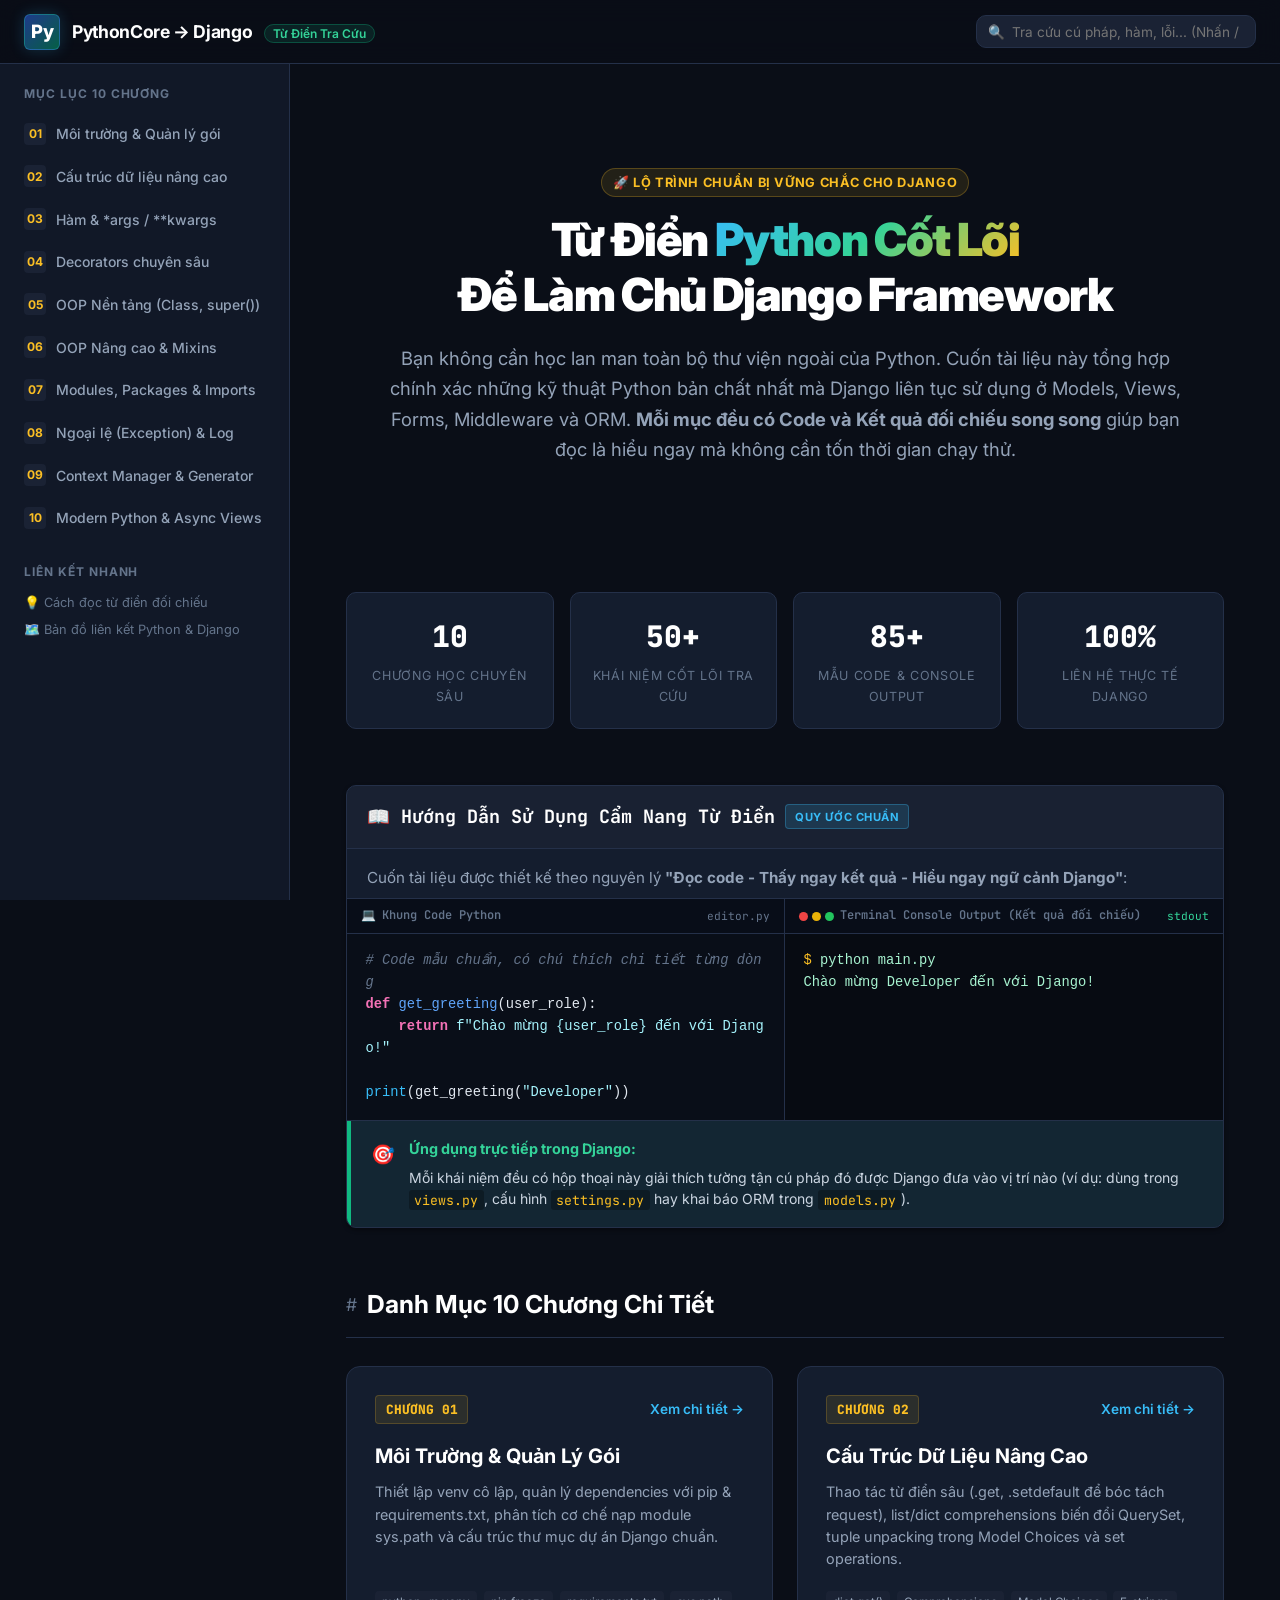
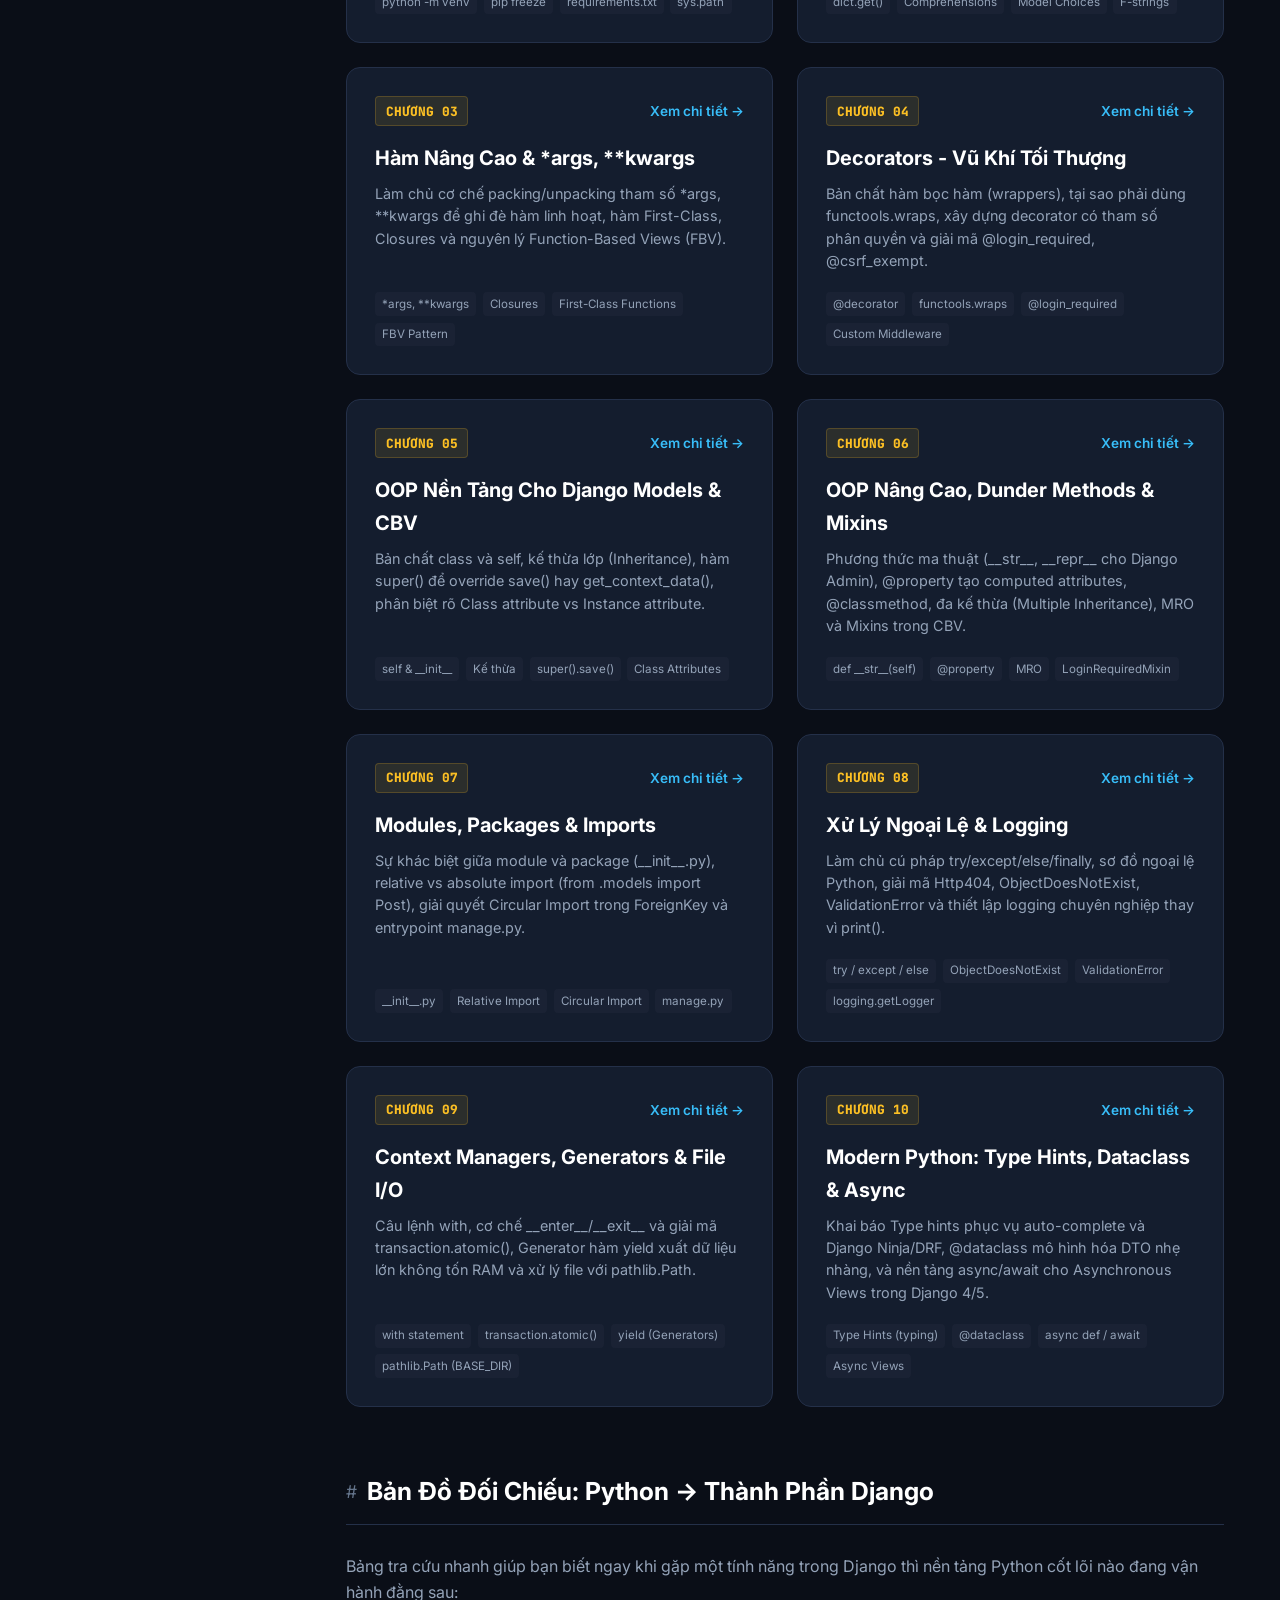
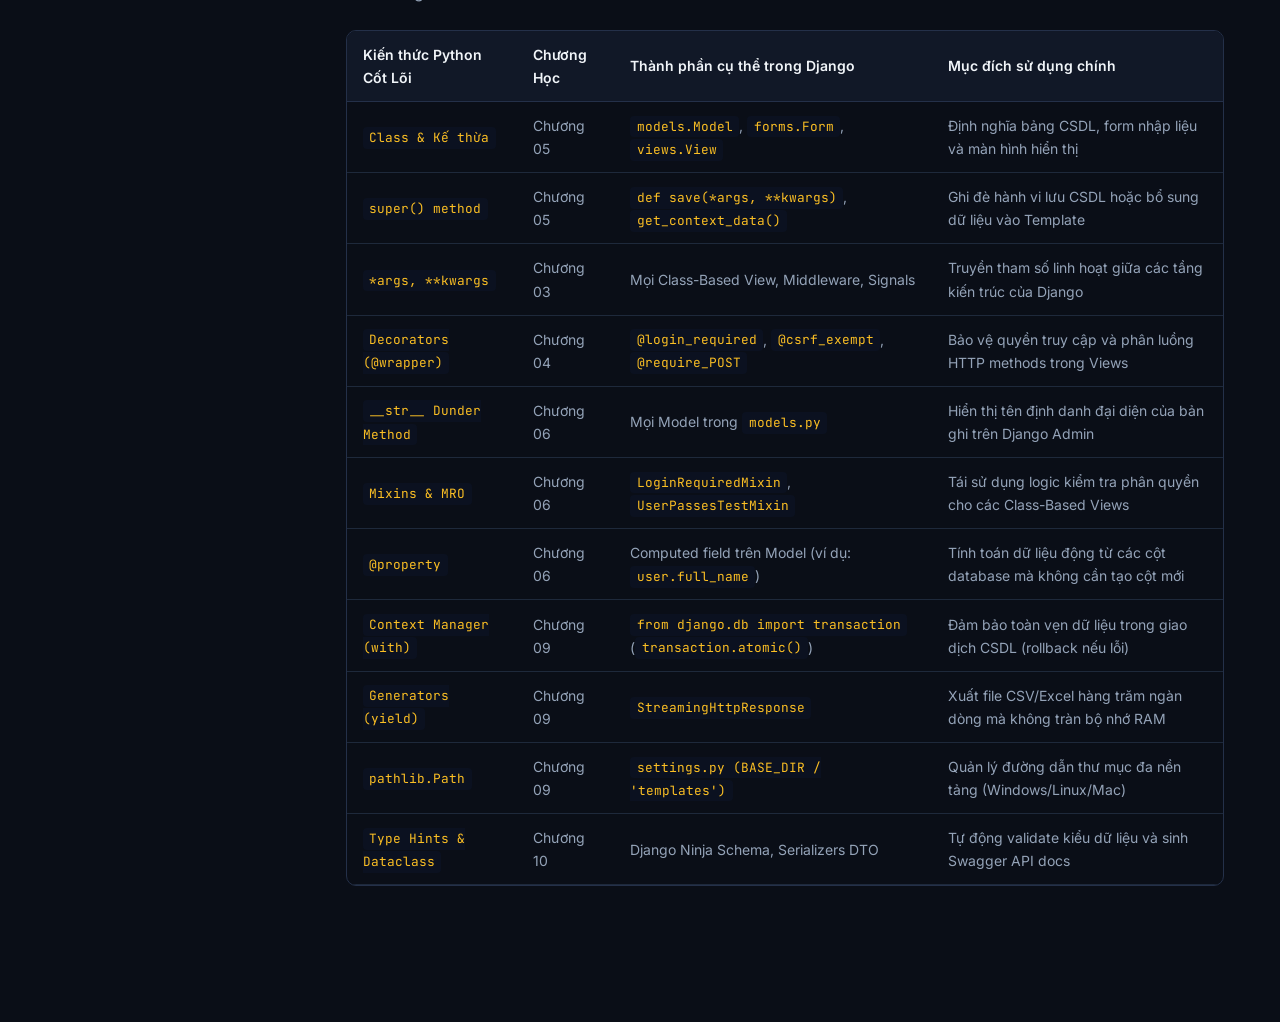
<file: index.html>
<!DOCTYPE html>
<html lang="vi">

<head>
    <meta charset="UTF-8">
    <meta name="viewport" content="width=device-width, initial-scale=1.0">
    <title>Từ Điển Python Dành Cho Lập Trình Viên Django | Handbook & Roadmap</title>
    <meta name="description"
        content="Tổng hợp toàn diện kiến thức Python cốt lõi cần có để bắt đầu học Django, thiết kế theo định dạng từ điển tra cứu có code và kết quả đối chiếu chi tiết.">
    <link rel="stylesheet" href="assets/css/style.css">
    <link rel="preconnect" href="https://fonts.googleapis.com">
    <link rel="preconnect" href="https://fonts.gstatic.com" crossorigin>
    <link
        href="https://fonts.googleapis.com/css2?family=Inter:wght@400;500;600;700;800&family=JetBrains+Mono:wght@400;500;600;700&display=swap"
        rel="stylesheet">
</head>

<body>
    <!-- Header -->
    <header class="site-header">
        <div class="brand-wrapper">
            <button class="mobile-nav-toggle" id="mobileNavToggle" aria-label="Toggle Navigation">☰</button>
            <div class="brand-logo">Py</div>
            <div>
                <span class="brand-title">PythonCore &rarr; Django</span>
                <span class="brand-subtitle">Từ Điển Tra Cứu</span>
            </div>
        </div>

        <div class="header-actions">
            <div class="search-container">
                <span class="search-icon">🔍</span>
                <input type="text" class="search-input" id="globalSearchInput"
                    placeholder="Tra cứu cú pháp, hàm, lỗi... (Nhấn /)" autocomplete="off">
                <div class="search-results-dropdown" id="searchResultsDropdown"></div>
            </div>
        </div>
    </header>

    <div class="app-container">
        <!-- Sidebar -->
        <aside class="site-sidebar" id="siteSidebar">
            <div class="sidebar-heading">Mục Lục 10 Chương</div>
            <ul class="sidebar-nav-list">
                <li class="sidebar-nav-item">
                    <a href="chapters/chapter-01-environment.html" class="sidebar-link">
                        <span class="chapter-num">01</span>
                        <span>Môi trường & Quản lý gói</span>
                    </a>
                </li>
                <li class="sidebar-nav-item">
                    <a href="chapters/chapter-02-data-structures.html" class="sidebar-link">
                        <span class="chapter-num">02</span>
                        <span>Cấu trúc dữ liệu nâng cao</span>
                    </a>
                </li>
                <li class="sidebar-nav-item">
                    <a href="chapters/chapter-03-functions-args-kwargs.html" class="sidebar-link">
                        <span class="chapter-num">03</span>
                        <span>Hàm & *args / **kwargs</span>
                    </a>
                </li>
                <li class="sidebar-nav-item">
                    <a href="chapters/chapter-04-decorators.html" class="sidebar-link">
                        <span class="chapter-num">04</span>
                        <span>Decorators chuyên sâu</span>
                    </a>
                </li>
                <li class="sidebar-nav-item">
                    <a href="chapters/chapter-05-oop-foundations.html" class="sidebar-link">
                        <span class="chapter-num">05</span>
                        <span>OOP Nền tảng (Class, super())</span>
                    </a>
                </li>
                <li class="sidebar-nav-item">
                    <a href="chapters/chapter-06-oop-advanced-mixins.html" class="sidebar-link">
                        <span class="chapter-num">06</span>
                        <span>OOP Nâng cao & Mixins</span>
                    </a>
                </li>
                <li class="sidebar-nav-item">
                    <a href="chapters/chapter-07-modules-packages.html" class="sidebar-link">
                        <span class="chapter-num">07</span>
                        <span>Modules, Packages & Imports</span>
                    </a>
                </li>
                <li class="sidebar-nav-item">
                    <a href="chapters/chapter-08-exceptions-logging.html" class="sidebar-link">
                        <span class="chapter-num">08</span>
                        <span>Ngoại lệ (Exception) & Log</span>
                    </a>
                </li>
                <li class="sidebar-nav-item">
                    <a href="chapters/chapter-09-context-managers-generators.html" class="sidebar-link">
                        <span class="chapter-num">09</span>
                        <span>Context Manager & Generator</span>
                    </a>
                </li>
                <li class="sidebar-nav-item">
                    <a href="chapters/chapter-10-modern-python-async.html" class="sidebar-link">
                        <span class="chapter-num">10</span>
                        <span>Modern Python & Async Views</span>
                    </a>
                </li>
            </ul>

            <div class="sidebar-heading">Liên kết nhanh</div>
            <div style="padding: 0 0.75rem;">
                <a href="#quick-guide"
                    style="font-size: 0.8rem; color: var(--text-dim); display: block; margin-bottom: 0.4rem;">💡 Cách
                    đọc từ điển đối chiếu</a>
                <a href="#django-map" style="font-size: 0.8rem; color: var(--text-dim); display: block;">🗺️ Bản đồ liên
                    kết Python & Django</a>
            </div>
        </aside>

        <!-- Main Content -->
        <main class="main-content">
            <div class="content-wrapper">

                <!-- Hero Section -->
                <section class="hero-index">
                    <div class="chapter-tag">🚀 Lộ Trình Chuẩn Bị Vững Chắc Cho Django</div>
                    <h1>
                        Từ Điển <span class="hero-gradient-text">Python Cốt Lõi</span><br>
                        Để Làm Chủ Django Framework
                    </h1>
                    <p>
                        Bạn không cần học lan man toàn bộ thư viện ngoài của Python. Cuốn tài liệu này tổng hợp chính
                        xác những kỹ thuật Python bản chất nhất mà Django liên tục sử dụng ở Models, Views, Forms,
                        Middleware và ORM.
                        <strong>Mỗi mục đều có Code và Kết quả đối chiếu song song</strong> giúp bạn đọc là hiểu ngay mà
                        không cần tốn thời gian chạy thử.
                    </p>
                </section>

                <!-- Stats Row -->
                <div class="hero-stats-row">
                    <div class="stat-card">
                        <div class="stat-number">10</div>
                        <div class="stat-label">Chương Học Chuyên Sâu</div>
                    </div>
                    <div class="stat-card">
                        <div class="stat-number">50+</div>
                        <div class="stat-label">Khái Niệm Cốt Lõi Tra Cứu</div>
                    </div>
                    <div class="stat-card">
                        <div class="stat-number">85+</div>
                        <div class="stat-label">Mẫu Code & Console Output</div>
                    </div>
                    <div class="stat-card">
                        <div class="stat-number">100%</div>
                        <div class="stat-label">Liên Hệ Thực Tế Django</div>
                    </div>
                </div>

                <!-- Guide Callout -->
                <section class="dict-card" id="quick-guide" style="margin-bottom: 3.5rem;">
                    <div class="dict-header">
                        <div class="dict-title-group">
                            <span class="dict-term">📖 Hướng Dẫn Sử Dụng Cẩm Nang Từ Điển</span>
                            <span class="dict-badge badge-core">Quy ước chuẩn</span>
                        </div>
                    </div>
                    <div class="dict-concept-desc">
                        Cuốn tài liệu được thiết kế theo nguyên lý <strong>"Đọc code - Thấy ngay kết quả - Hiểu ngay ngữ
                            cảnh Django"</strong>:
                    </div>
                    <div class="split-view-container">
                        <div class="code-pane">
                            <div class="pane-header">
                                <span class="pane-title"><span>💻</span> Khung Code Python</span>
                                <span style="font-size: 0.7rem; color: var(--text-dim);">editor.py</span>
                            </div>
                            <div class="pane-body code-body">
                                <pre><span class="comment"># Code mẫu chuẩn, có chú thích chi tiết từng dòng</span>
<span class="kw">def</span> <span class="fn">get_greeting</span>(user_role):
    <span class="kw">return</span> <span class="str">f"Chào mừng {user_role} đến với Django!"</span>

<span class="builtin">print</span>(get_greeting(<span class="str">"Developer"</span>))</pre>
                            </div>
                        </div>
                        <div class="output-pane">
                            <div class="pane-header">
                                <span class="pane-title">
                                    <span class="terminal-dots">
                                        <span class="dot dot-red"></span>
                                        <span class="dot dot-yellow"></span>
                                        <span class="dot dot-green"></span>
                                    </span>
                                    <span>Terminal Console Output (Kết quả đối chiếu)</span>
                                </span>
                                <span style="font-size: 0.7rem; color: var(--accent-emerald);">stdout</span>
                            </div>
                            <div class="pane-body output-body">
                                <pre><span class="prompt-sign">$</span> python main.py
Chào mừng Developer đến với Django!</pre>
                            </div>
                        </div>
                    </div>
                    <div class="django-context-box">
                        <div class="box-icon">🎯</div>
                        <div class="box-content">
                            <h4>Ứng dụng trực tiếp trong Django:</h4>
                            <p>Mỗi khái niệm đều có hộp thoại này giải thích tường tận cú pháp đó được Django đưa vào vị
                                trí nào (ví dụ: dùng trong <code>views.py</code>, cấu hình <code>settings.py</code> hay
                                khai báo ORM trong <code>models.py</code>).</p>
                        </div>
                    </div>
                </section>

                <!-- Chapter Cards Grid -->
                <div class="section-header">
                    <span class="section-anchor">#</span>
                    <h2 class="section-title">Danh Mục 10 Chương Chi Tiết</h2>
                </div>

                <div class="chapters-grid">
                    <!-- Chapter 1 -->
                    <a href="chapters/chapter-01-environment.html" class="chapter-overview-card">
                        <div class="card-top">
                            <span class="card-chapter-num">CHƯƠNG 01</span>
                            <span style="color: var(--accent-blue); font-size: 0.85rem; font-weight: 600;">Xem chi tiết
                                &rarr;</span>
                        </div>
                        <div class="card-title">Môi Trường & Quản Lý Gói</div>
                        <div class="card-desc">Thiết lập venv cô lập, quản lý dependencies với pip & requirements.txt,
                            phân tích cơ chế nạp module sys.path và cấu trúc thư mục dự án Django chuẩn.</div>
                        <div class="card-tags">
                            <span class="card-tag">python -m venv</span>
                            <span class="card-tag">pip freeze</span>
                            <span class="card-tag">requirements.txt</span>
                            <span class="card-tag">sys.path</span>
                        </div>
                    </a>

                    <!-- Chapter 2 -->
                    <a href="chapters/chapter-02-data-structures.html" class="chapter-overview-card">
                        <div class="card-top">
                            <span class="card-chapter-num">CHƯƠNG 02</span>
                            <span style="color: var(--accent-blue); font-size: 0.85rem; font-weight: 600;">Xem chi tiết
                                &rarr;</span>
                        </div>
                        <div class="card-title">Cấu Trúc Dữ Liệu Nâng Cao</div>
                        <div class="card-desc">Thao tác từ điển sâu (.get, .setdefault để bóc tách request), list/dict
                            comprehensions biến đổi QuerySet, tuple unpacking trong Model Choices và set operations.
                        </div>
                        <div class="card-tags">
                            <span class="card-tag">dict.get()</span>
                            <span class="card-tag">Comprehensions</span>
                            <span class="card-tag">Model Choices</span>
                            <span class="card-tag">F-strings</span>
                        </div>
                    </a>

                    <!-- Chapter 3 -->
                    <a href="chapters/chapter-03-functions-args-kwargs.html" class="chapter-overview-card">
                        <div class="card-top">
                            <span class="card-chapter-num">CHƯƠNG 03</span>
                            <span style="color: var(--accent-blue); font-size: 0.85rem; font-weight: 600;">Xem chi tiết
                                &rarr;</span>
                        </div>
                        <div class="card-title">Hàm Nâng Cao & *args, **kwargs</div>
                        <div class="card-desc">Làm chủ cơ chế packing/unpacking tham số *args, **kwargs để ghi đè hàm
                            linh hoạt, hàm First-Class, Closures và nguyên lý Function-Based Views (FBV).</div>
                        <div class="card-tags">
                            <span class="card-tag">*args, **kwargs</span>
                            <span class="card-tag">Closures</span>
                            <span class="card-tag">First-Class Functions</span>
                            <span class="card-tag">FBV Pattern</span>
                        </div>
                    </a>

                    <!-- Chapter 4 -->
                    <a href="chapters/chapter-04-decorators.html" class="chapter-overview-card">
                        <div class="card-top">
                            <span class="card-chapter-num">CHƯƠNG 04</span>
                            <span style="color: var(--accent-blue); font-size: 0.85rem; font-weight: 600;">Xem chi tiết
                                &rarr;</span>
                        </div>
                        <div class="card-title">Decorators - Vũ Khí Tối Thượng</div>
                        <div class="card-desc">Bản chất hàm bọc hàm (wrappers), tại sao phải dùng functools.wraps, xây
                            dựng decorator có tham số phân quyền và giải mã @login_required, @csrf_exempt.</div>
                        <div class="card-tags">
                            <span class="card-tag">@decorator</span>
                            <span class="card-tag">functools.wraps</span>
                            <span class="card-tag">@login_required</span>
                            <span class="card-tag">Custom Middleware</span>
                        </div>
                    </a>

                    <!-- Chapter 5 -->
                    <a href="chapters/chapter-05-oop-foundations.html" class="chapter-overview-card">
                        <div class="card-top">
                            <span class="card-chapter-num">CHƯƠNG 05</span>
                            <span style="color: var(--accent-blue); font-size: 0.85rem; font-weight: 600;">Xem chi tiết
                                &rarr;</span>
                        </div>
                        <div class="card-title">OOP Nền Tảng Cho Django Models & CBV</div>
                        <div class="card-desc">Bản chất class và self, kế thừa lớp (Inheritance), hàm super() để
                            override save() hay get_context_data(), phân biệt rõ Class attribute vs Instance attribute.
                        </div>
                        <div class="card-tags">
                            <span class="card-tag">self & __init__</span>
                            <span class="card-tag">Kế thừa</span>
                            <span class="card-tag">super().save()</span>
                            <span class="card-tag">Class Attributes</span>
                        </div>
                    </a>

                    <!-- Chapter 6 -->
                    <a href="chapters/chapter-06-oop-advanced-mixins.html" class="chapter-overview-card">
                        <div class="card-top">
                            <span class="card-chapter-num">CHƯƠNG 06</span>
                            <span style="color: var(--accent-blue); font-size: 0.85rem; font-weight: 600;">Xem chi tiết
                                &rarr;</span>
                        </div>
                        <div class="card-title">OOP Nâng Cao, Dunder Methods & Mixins</div>
                        <div class="card-desc">Phương thức ma thuật (__str__, __repr__ cho Django Admin), @property tạo
                            computed attributes, @classmethod, đa kế thừa (Multiple Inheritance), MRO và Mixins trong
                            CBV.</div>
                        <div class="card-tags">
                            <span class="card-tag">def __str__(self)</span>
                            <span class="card-tag">@property</span>
                            <span class="card-tag">MRO</span>
                            <span class="card-tag">LoginRequiredMixin</span>
                        </div>
                    </a>

                    <!-- Chapter 7 -->
                    <a href="chapters/chapter-07-modules-packages.html" class="chapter-overview-card">
                        <div class="card-top">
                            <span class="card-chapter-num">CHƯƠNG 07</span>
                            <span style="color: var(--accent-blue); font-size: 0.85rem; font-weight: 600;">Xem chi tiết
                                &rarr;</span>
                        </div>
                        <div class="card-title">Modules, Packages & Imports</div>
                        <div class="card-desc">Sự khác biệt giữa module và package (__init__.py), relative vs absolute
                            import (from .models import Post), giải quyết Circular Import trong ForeignKey và entrypoint
                            manage.py.</div>
                        <div class="card-tags">
                            <span class="card-tag">__init__.py</span>
                            <span class="card-tag">Relative Import</span>
                            <span class="card-tag">Circular Import</span>
                            <span class="card-tag">manage.py</span>
                        </div>
                    </a>

                    <!-- Chapter 8 -->
                    <a href="chapters/chapter-08-exceptions-logging.html" class="chapter-overview-card">
                        <div class="card-top">
                            <span class="card-chapter-num">CHƯƠNG 08</span>
                            <span style="color: var(--accent-blue); font-size: 0.85rem; font-weight: 600;">Xem chi tiết
                                &rarr;</span>
                        </div>
                        <div class="card-title">Xử Lý Ngoại Lệ & Logging</div>
                        <div class="card-desc">Làm chủ cú pháp try/except/else/finally, sơ đồ ngoại lệ Python, giải mã
                            Http404, ObjectDoesNotExist, ValidationError và thiết lập logging chuyên nghiệp thay vì
                            print().</div>
                        <div class="card-tags">
                            <span class="card-tag">try / except / else</span>
                            <span class="card-tag">ObjectDoesNotExist</span>
                            <span class="card-tag">ValidationError</span>
                            <span class="card-tag">logging.getLogger</span>
                        </div>
                    </a>

                    <!-- Chapter 9 -->
                    <a href="chapters/chapter-09-context-managers-generators.html" class="chapter-overview-card">
                        <div class="card-top">
                            <span class="card-chapter-num">CHƯƠNG 09</span>
                            <span style="color: var(--accent-blue); font-size: 0.85rem; font-weight: 600;">Xem chi tiết
                                &rarr;</span>
                        </div>
                        <div class="card-title">Context Managers, Generators & File I/O</div>
                        <div class="card-desc">Câu lệnh with, cơ chế __enter__/__exit__ và giải mã transaction.atomic(),
                            Generator hàm yield xuất dữ liệu lớn không tốn RAM và xử lý file với pathlib.Path.</div>
                        <div class="card-tags">
                            <span class="card-tag">with statement</span>
                            <span class="card-tag">transaction.atomic()</span>
                            <span class="card-tag">yield (Generators)</span>
                            <span class="card-tag">pathlib.Path (BASE_DIR)</span>
                        </div>
                    </a>

                    <!-- Chapter 10 -->
                    <a href="chapters/chapter-10-modern-python-async.html" class="chapter-overview-card">
                        <div class="card-top">
                            <span class="card-chapter-num">CHƯƠNG 10</span>
                            <span style="color: var(--accent-blue); font-size: 0.85rem; font-weight: 600;">Xem chi tiết
                                &rarr;</span>
                        </div>
                        <div class="card-title">Modern Python: Type Hints, Dataclass & Async</div>
                        <div class="card-desc">Khai báo Type hints phục vụ auto-complete và Django Ninja/DRF, @dataclass
                            mô hình hóa DTO nhẹ nhàng, và nền tảng async/await cho Asynchronous Views trong Django 4/5.
                        </div>
                        <div class="card-tags">
                            <span class="card-tag">Type Hints (typing)</span>
                            <span class="card-tag">@dataclass</span>
                            <span class="card-tag">async def / await</span>
                            <span class="card-tag">Async Views</span>
                        </div>
                    </a>
                </div>

                <!-- Django Mapping Table -->
                <section class="content-section" id="django-map">
                    <div class="section-header">
                        <span class="section-anchor">#</span>
                        <h2 class="section-title">Bản Đồ Đối Chiếu: Python &rarr; Thành Phần Django</h2>
                    </div>
                    <p class="section-lead">Bảng tra cứu nhanh giúp bạn biết ngay khi gặp một tính năng trong Django thì
                        nền tảng Python cốt lõi nào đang vận hành đằng sau:</p>

                    <div class="dict-table-container">
                        <table class="dict-table">
                            <thead>
                                <tr>
                                    <th>Kiến thức Python Cốt Lõi</th>
                                    <th>Chương Học</th>
                                    <th>Thành phần cụ thể trong Django</th>
                                    <th>Mục đích sử dụng chính</th>
                                </tr>
                            </thead>
                            <tbody>
                                <tr>
                                    <td><code>Class & Kế thừa</code></td>
                                    <td>Chương 05</td>
                                    <td><code>models.Model</code>, <code>forms.Form</code>, <code>views.View</code></td>
                                    <td>Định nghĩa bảng CSDL, form nhập liệu và màn hình hiển thị</td>
                                </tr>
                                <tr>
                                    <td><code>super() method</code></td>
                                    <td>Chương 05</td>
                                    <td><code>def save(*args, **kwargs)</code>, <code>get_context_data()</code></td>
                                    <td>Ghi đè hành vi lưu CSDL hoặc bổ sung dữ liệu vào Template</td>
                                </tr>
                                <tr>
                                    <td><code>*args, **kwargs</code></td>
                                    <td>Chương 03</td>
                                    <td>Mọi Class-Based View, Middleware, Signals</td>
                                    <td>Truyền tham số linh hoạt giữa các tầng kiến trúc của Django</td>
                                </tr>
                                <tr>
                                    <td><code>Decorators (@wrapper)</code></td>
                                    <td>Chương 04</td>
                                    <td><code>@login_required</code>, <code>@csrf_exempt</code>,
                                        <code>@require_POST</code></td>
                                    <td>Bảo vệ quyền truy cập và phân luồng HTTP methods trong Views</td>
                                </tr>
                                <tr>
                                    <td><code>__str__ Dunder Method</code></td>
                                    <td>Chương 06</td>
                                    <td>Mọi Model trong <code>models.py</code></td>
                                    <td>Hiển thị tên định danh đại diện của bản ghi trên Django Admin</td>
                                </tr>
                                <tr>
                                    <td><code>Mixins & MRO</code></td>
                                    <td>Chương 06</td>
                                    <td><code>LoginRequiredMixin</code>, <code>UserPassesTestMixin</code></td>
                                    <td>Tái sử dụng logic kiểm tra phân quyền cho các Class-Based Views</td>
                                </tr>
                                <tr>
                                    <td><code>@property</code></td>
                                    <td>Chương 06</td>
                                    <td>Computed field trên Model (ví dụ: <code>user.full_name</code>)</td>
                                    <td>Tính toán dữ liệu động từ các cột database mà không cần tạo cột mới</td>
                                </tr>
                                <tr>
                                    <td><code>Context Manager (with)</code></td>
                                    <td>Chương 09</td>
                                    <td><code>from django.db import transaction</code>
                                        (<code>transaction.atomic()</code>)</td>
                                    <td>Đảm bảo toàn vẹn dữ liệu trong giao dịch CSDL (rollback nếu lỗi)</td>
                                </tr>
                                <tr>
                                    <td><code>Generators (yield)</code></td>
                                    <td>Chương 09</td>
                                    <td><code>StreamingHttpResponse</code></td>
                                    <td>Xuất file CSV/Excel hàng trăm ngàn dòng mà không tràn bộ nhớ RAM</td>
                                </tr>
                                <tr>
                                    <td><code>pathlib.Path</code></td>
                                    <td>Chương 09</td>
                                    <td><code>settings.py (BASE_DIR / 'templates')</code></td>
                                    <td>Quản lý đường dẫn thư mục đa nền tảng (Windows/Linux/Mac)</td>
                                </tr>
                                <tr>
                                    <td><code>Type Hints & Dataclass</code></td>
                                    <td>Chương 10</td>
                                    <td>Django Ninja Schema, Serializers DTO</td>
                                    <td>Tự động validate kiểu dữ liệu và sinh Swagger API docs</td>
                                </tr>
                            </tbody>
                        </table>
                    </div>
                </section>

            </div>
        </main>
    </div>

    <script src="assets/js/search-data.js"></script>
    <script src="assets/js/app.js"></script>
</body>

</html>
</file>
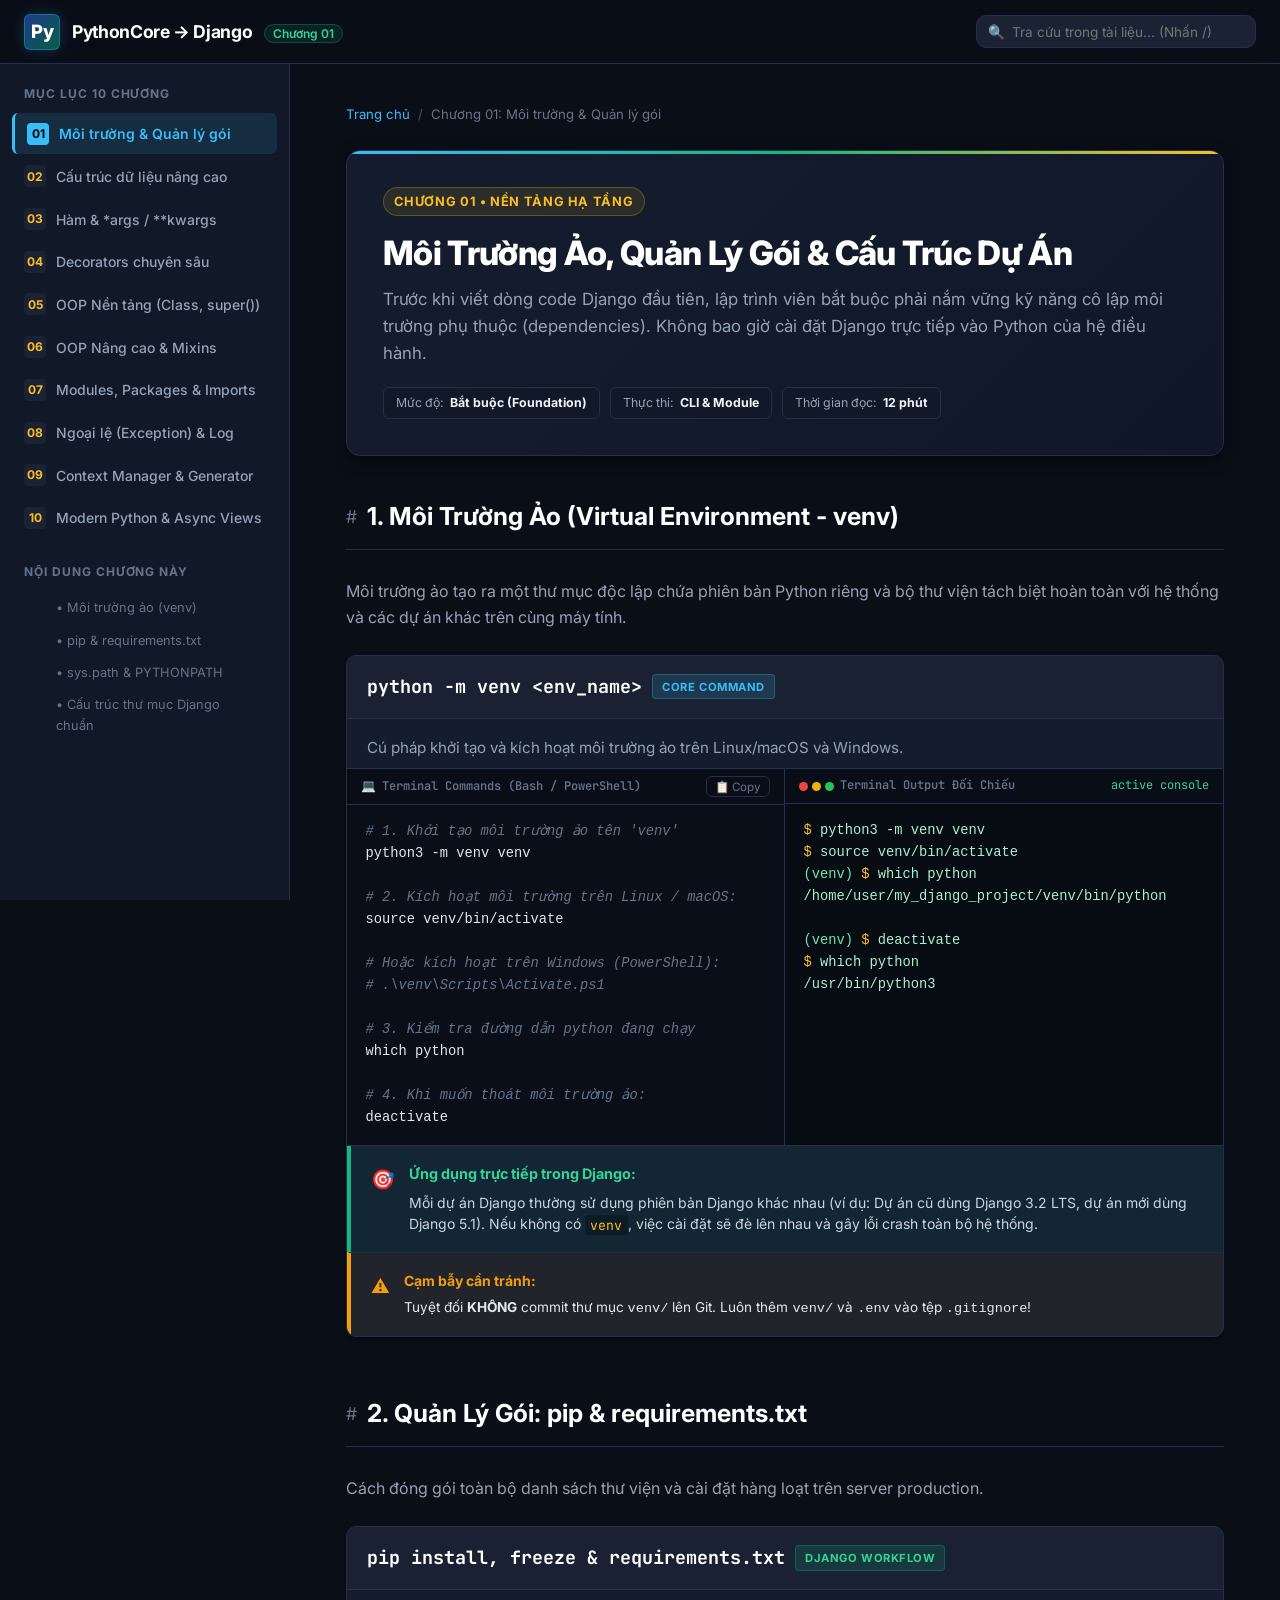
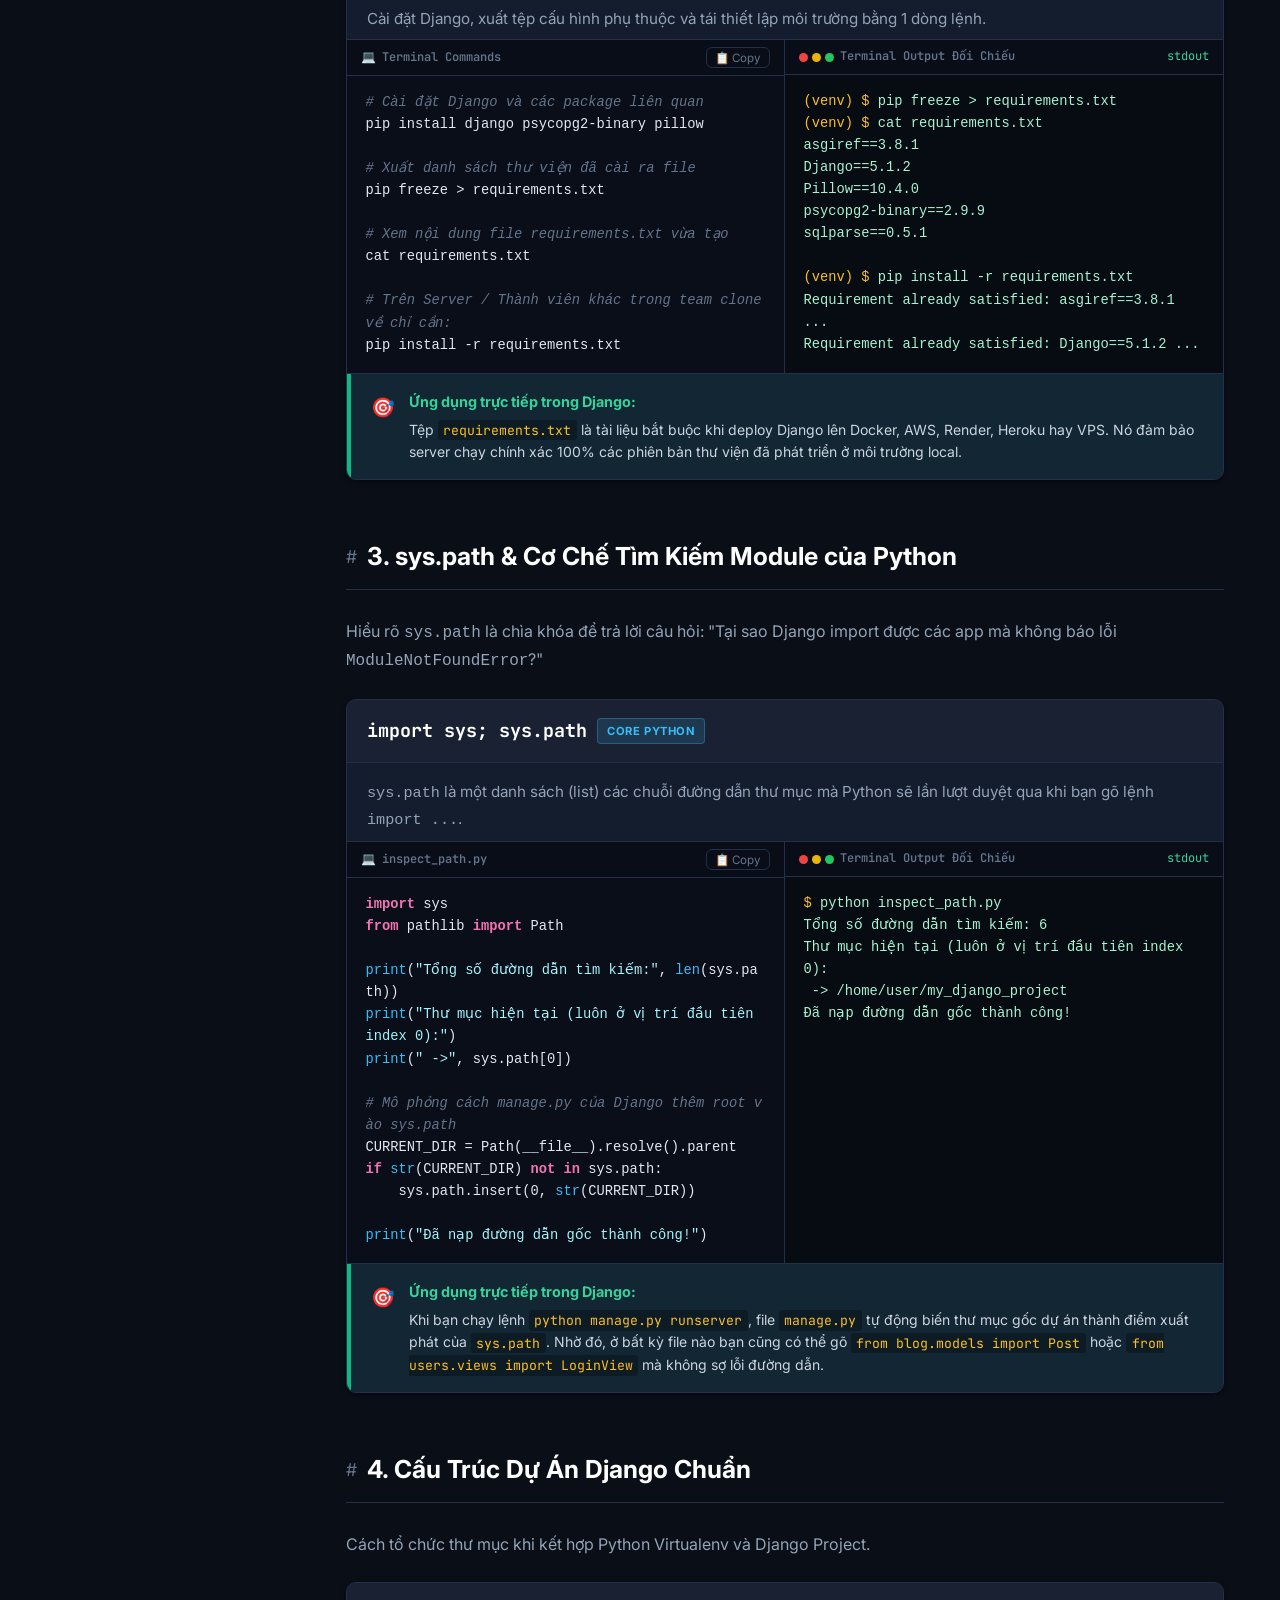
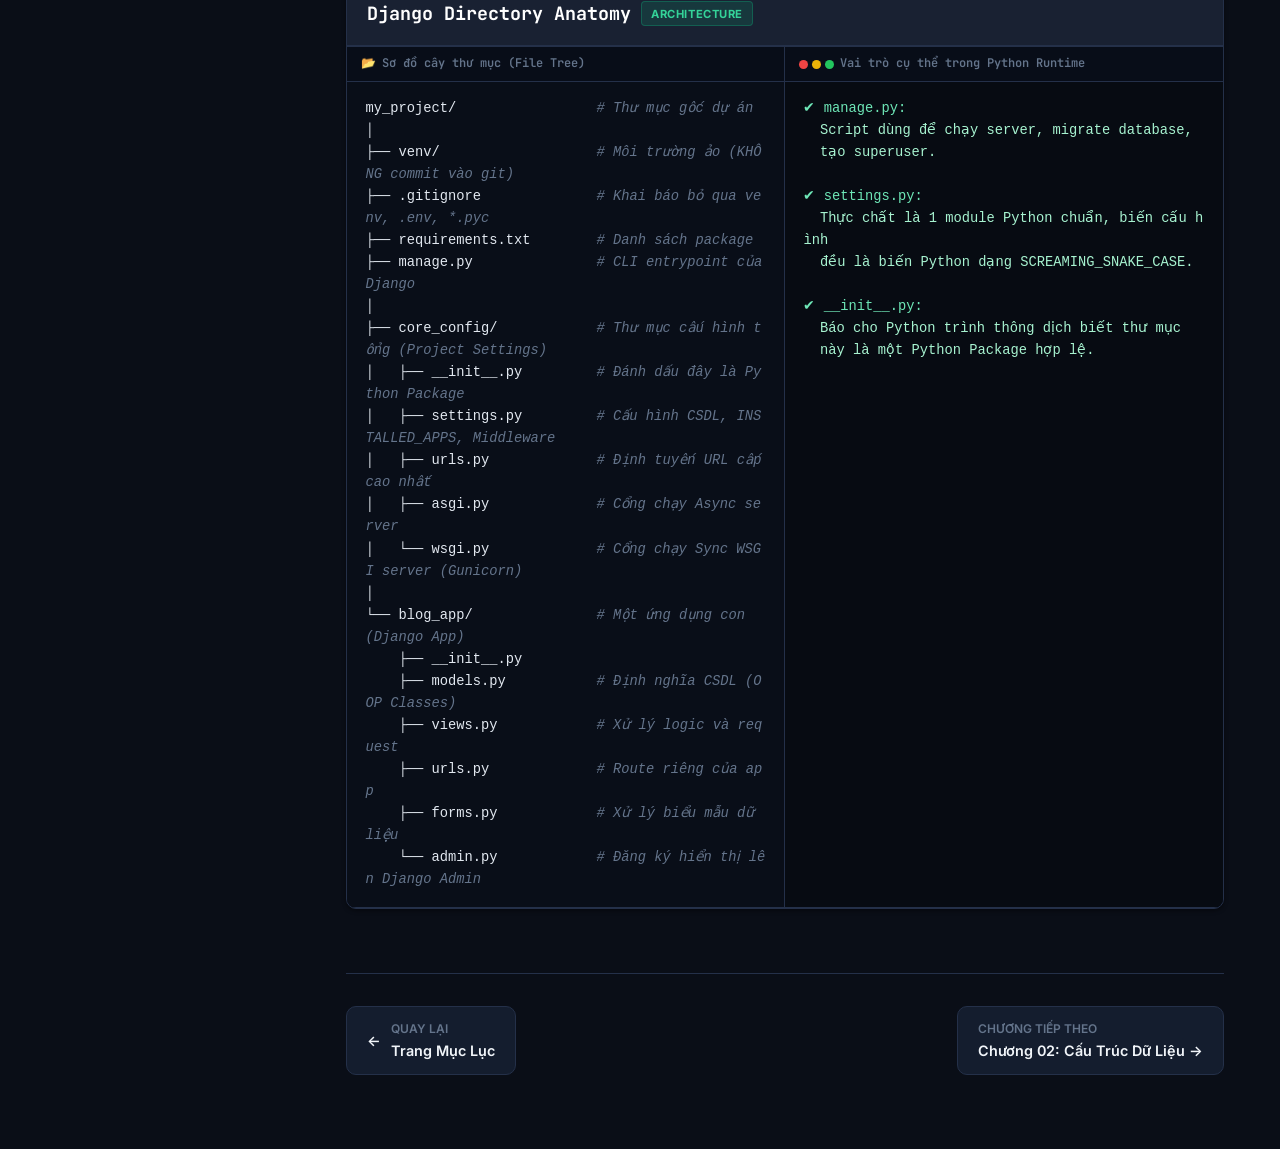
<file: chapters/chapter-01-environment.html>
<!DOCTYPE html>
<html lang="vi">

<head>
    <meta charset="UTF-8">
    <meta name="viewport" content="width=device-width, initial-scale=1.0">
    <title>Chương 01: Môi Trường & Quản Lý Gói | Từ Điển Python Cho Django</title>
    <meta name="description"
        content="Hướng dẫn chi tiết về venv, pip, requirements.txt, sys.path và cấu trúc thư mục dự án Django chuẩn.">
    <link rel="stylesheet" href="../assets/css/style.css">
    <link rel="preconnect" href="https://fonts.googleapis.com">
    <link rel="preconnect" href="https://fonts.gstatic.com" crossorigin>
    <link
        href="https://fonts.googleapis.com/css2?family=Inter:wght@400;500;600;700;800&family=JetBrains+Mono:wght@400;500;600;700&display=swap"
        rel="stylesheet">
</head>

<body>
    <!-- Header -->
    <header class="site-header">
        <div class="brand-wrapper">
            <button class="mobile-nav-toggle" id="mobileNavToggle" aria-label="Toggle Navigation">☰</button>
            <a href="../index.html" class="brand-logo" style="text-decoration: none;">Py</a>
            <div>
                <a href="../index.html" class="brand-title" style="text-decoration: none;">PythonCore &rarr; Django</a>
                <span class="brand-subtitle">Chương 01</span>
            </div>
        </div>

        <div class="header-actions">
            <div class="search-container">
                <span class="search-icon">🔍</span>
                <input type="text" class="search-input" id="globalSearchInput"
                    placeholder="Tra cứu trong tài liệu... (Nhấn /)" autocomplete="off">
                <div class="search-results-dropdown" id="searchResultsDropdown"></div>
            </div>
        </div>
    </header>

    <div class="app-container">
        <!-- Sidebar -->
        <aside class="site-sidebar" id="siteSidebar">
            <div class="sidebar-heading">Mục Lục 10 Chương</div>
            <ul class="sidebar-nav-list">
                <li class="sidebar-nav-item">
                    <a href="chapter-01-environment.html" class="sidebar-link active">
                        <span class="chapter-num">01</span>
                        <span>Môi trường & Quản lý gói</span>
                    </a>
                </li>
                <li class="sidebar-nav-item">
                    <a href="chapter-02-data-structures.html" class="sidebar-link">
                        <span class="chapter-num">02</span>
                        <span>Cấu trúc dữ liệu nâng cao</span>
                    </a>
                </li>
                <li class="sidebar-nav-item">
                    <a href="chapter-03-functions-args-kwargs.html" class="sidebar-link">
                        <span class="chapter-num">03</span>
                        <span>Hàm & *args / **kwargs</span>
                    </a>
                </li>
                <li class="sidebar-nav-item">
                    <a href="chapter-04-decorators.html" class="sidebar-link">
                        <span class="chapter-num">04</span>
                        <span>Decorators chuyên sâu</span>
                    </a>
                </li>
                <li class="sidebar-nav-item">
                    <a href="chapter-05-oop-foundations.html" class="sidebar-link">
                        <span class="chapter-num">05</span>
                        <span>OOP Nền tảng (Class, super())</span>
                    </a>
                </li>
                <li class="sidebar-nav-item">
                    <a href="chapter-06-oop-advanced-mixins.html" class="sidebar-link">
                        <span class="chapter-num">06</span>
                        <span>OOP Nâng cao & Mixins</span>
                    </a>
                </li>
                <li class="sidebar-nav-item">
                    <a href="chapter-07-modules-packages.html" class="sidebar-link">
                        <span class="chapter-num">07</span>
                        <span>Modules, Packages & Imports</span>
                    </a>
                </li>
                <li class="sidebar-nav-item">
                    <a href="chapter-08-exceptions-logging.html" class="sidebar-link">
                        <span class="chapter-num">08</span>
                        <span>Ngoại lệ (Exception) & Log</span>
                    </a>
                </li>
                <li class="sidebar-nav-item">
                    <a href="chapter-09-context-managers-generators.html" class="sidebar-link">
                        <span class="chapter-num">09</span>
                        <span>Context Manager & Generator</span>
                    </a>
                </li>
                <li class="sidebar-nav-item">
                    <a href="chapter-10-modern-python-async.html" class="sidebar-link">
                        <span class="chapter-num">10</span>
                        <span>Modern Python & Async Views</span>
                    </a>
                </li>
            </ul>

            <div class="sidebar-heading">Nội dung chương này</div>
            <div style="padding: 0 0.75rem;">
                <a href="#sec-venv" class="sidebar-sublink">&bull; Môi trường ảo (venv)</a>
                <a href="#sec-pip" class="sidebar-sublink">&bull; pip & requirements.txt</a>
                <a href="#sec-syspath" class="sidebar-sublink">&bull; sys.path & PYTHONPATH</a>
                <a href="#sec-structure" class="sidebar-sublink">&bull; Cấu trúc thư mục Django chuẩn</a>
            </div>
        </aside>

        <!-- Main Content -->
        <main class="main-content">
            <div class="content-wrapper">

                <!-- Breadcrumb -->
                <nav class="breadcrumb-nav">
                    <a href="../index.html">Trang chủ</a>
                    <span class="breadcrumb-separator">/</span>
                    <span>Chương 01: Môi trường & Quản lý gói</span>
                </nav>

                <!-- Chapter Hero -->
                <header class="chapter-hero">
                    <div class="chapter-tag">CHƯƠNG 01 &bull; NỀN TẢNG HẠ TẦNG</div>
                    <h1 class="chapter-title">Môi Trường Ảo, Quản Lý Gói & Cấu Trúc Dự Án</h1>
                    <p class="chapter-desc">
                        Trước khi viết dòng code Django đầu tiên, lập trình viên bắt buộc phải nắm vững kỹ năng cô lập
                        môi trường phụ thuộc (dependencies). Không bao giờ cài đặt Django trực tiếp vào Python của hệ
                        điều hành.
                    </p>
                    <div class="chapter-meta-badges">
                        <span class="meta-badge">Mức độ: <strong>Bắt buộc (Foundation)</strong></span>
                        <span class="meta-badge">Thực thi: <strong>CLI & Module</strong></span>
                        <span class="meta-badge">Thời gian đọc: <strong>12 phút</strong></span>
                    </div>
                </header>

                <!-- Section 1: venv -->
                <section class="content-section" id="sec-venv">
                    <div class="section-header">
                        <span class="section-anchor">#</span>
                        <h2 class="section-title">1. Môi Trường Ảo (Virtual Environment - venv)</h2>
                    </div>
                    <p class="section-lead">
                        Môi trường ảo tạo ra một thư mục độc lập chứa phiên bản Python riêng và bộ thư viện tách biệt
                        hoàn toàn với hệ thống và các dự án khác trên cùng máy tính.
                    </p>

                    <!-- Dictionary Card 1 -->
                    <div class="dict-card">
                        <div class="dict-header">
                            <div class="dict-title-group">
                                <span class="dict-term">python -m venv &lt;env_name&gt;</span>
                                <span class="dict-badge badge-core">Core Command</span>
                            </div>
                        </div>
                        <div class="dict-concept-desc">
                            Cú pháp khởi tạo và kích hoạt môi trường ảo trên Linux/macOS và Windows.
                        </div>

                        <div class="split-view-container">
                            <div class="code-pane">
                                <div class="pane-header">
                                    <span class="pane-title"><span>💻</span> Terminal Commands (Bash /
                                        PowerShell)</span>
                                    <button class="copy-btn"><span>📋 Copy</span></button>
                                </div>
                                <div class="pane-body code-body">
                                    <pre><span class="comment"># 1. Khởi tạo môi trường ảo tên 'venv'</span>
python3 -m venv venv

<span class="comment"># 2. Kích hoạt môi trường trên Linux / macOS:</span>
source venv/bin/activate

<span class="comment"># Hoặc kích hoạt trên Windows (PowerShell):</span>
<span class="comment"># .\venv\Scripts\Activate.ps1</span>

<span class="comment"># 3. Kiểm tra đường dẫn python đang chạy</span>
which python

<span class="comment"># 4. Khi muốn thoát môi trường ảo:</span>
deactivate</pre>
                                </div>
                            </div>

                            <div class="output-pane">
                                <div class="pane-header">
                                    <span class="pane-title">
                                        <span class="terminal-dots">
                                            <span class="dot dot-red"></span>
                                            <span class="dot dot-yellow"></span>
                                            <span class="dot dot-green"></span>
                                        </span>
                                        <span>Terminal Output Đối Chiếu</span>
                                    </span>
                                    <span style="color: var(--accent-emerald);">active console</span>
                                </div>
                                <div class="pane-body output-body">
                                    <pre><span class="prompt-sign">$</span> python3 -m venv venv
<span class="prompt-sign">$</span> source venv/bin/activate
<span style="color: #6ee7b7;">(venv)</span> <span class="prompt-sign">$</span> which python
/home/user/my_django_project/venv/bin/python

<span style="color: #6ee7b7;">(venv)</span> <span class="prompt-sign">$</span> deactivate
<span class="prompt-sign">$</span> which python
/usr/bin/python3</pre>
                                </div>
                            </div>
                        </div>

                        <div class="django-context-box">
                            <div class="box-icon">🎯</div>
                            <div class="box-content">
                                <h4>Ứng dụng trực tiếp trong Django:</h4>
                                <p>Mỗi dự án Django thường sử dụng phiên bản Django khác nhau (ví dụ: Dự án cũ dùng
                                    Django 3.2 LTS, dự án mới dùng Django 5.1). Nếu không có <code>venv</code>, việc cài
                                    đặt sẽ đè lên nhau và gây lỗi crash toàn bộ hệ thống.</p>
                            </div>
                        </div>

                        <div class="pitfall-box">
                            <div class="pitfall-icon">⚠️</div>
                            <div class="pitfall-content">
                                <h4>Cạm bẫy cần tránh:</h4>
                                <p>Tuyệt đối <strong>KHÔNG</strong> commit thư mục <code>venv/</code> lên Git. Luôn thêm
                                    <code>venv/</code> và <code>.env</code> vào tệp <code>.gitignore</code>!</p>
                            </div>
                        </div>
                    </div>
                </section>

                <!-- Section 2: pip & requirements -->
                <section class="content-section" id="sec-pip">
                    <div class="section-header">
                        <span class="section-anchor">#</span>
                        <h2 class="section-title">2. Quản Lý Gói: pip & requirements.txt</h2>
                    </div>
                    <p class="section-lead">
                        Cách đóng gói toàn bộ danh sách thư viện và cài đặt hàng loạt trên server production.
                    </p>

                    <div class="dict-card">
                        <div class="dict-header">
                            <div class="dict-title-group">
                                <span class="dict-term">pip install, freeze & requirements.txt</span>
                                <span class="dict-badge badge-django">Django Workflow</span>
                            </div>
                        </div>
                        <div class="dict-concept-desc">
                            Cài đặt Django, xuất tệp cấu hình phụ thuộc và tái thiết lập môi trường bằng 1 dòng lệnh.
                        </div>

                        <div class="split-view-container">
                            <div class="code-pane">
                                <div class="pane-header">
                                    <span class="pane-title"><span>💻</span> Terminal Commands</span>
                                    <button class="copy-btn"><span>📋 Copy</span></button>
                                </div>
                                <div class="pane-body code-body">
                                    <pre><span class="comment"># Cài đặt Django và các package liên quan</span>
pip install django psycopg2-binary pillow

<span class="comment"># Xuất danh sách thư viện đã cài ra file</span>
pip freeze > requirements.txt

<span class="comment"># Xem nội dung file requirements.txt vừa tạo</span>
cat requirements.txt

<span class="comment"># Trên Server / Thành viên khác trong team clone về chỉ cần:</span>
pip install -r requirements.txt</pre>
                                </div>
                            </div>

                            <div class="output-pane">
                                <div class="pane-header">
                                    <span class="pane-title">
                                        <span class="terminal-dots">
                                            <span class="dot dot-red"></span>
                                            <span class="dot dot-yellow"></span>
                                            <span class="dot dot-green"></span>
                                        </span>
                                        <span>Terminal Output Đối Chiếu</span>
                                    </span>
                                    <span style="color: var(--accent-emerald);">stdout</span>
                                </div>
                                <div class="pane-body output-body">
                                    <pre><span class="prompt-sign">(venv) $</span> pip freeze > requirements.txt
<span class="prompt-sign">(venv) $</span> cat requirements.txt
asgiref==3.8.1
Django==5.1.2
Pillow==10.4.0
psycopg2-binary==2.9.9
sqlparse==0.5.1

<span class="prompt-sign">(venv) $</span> pip install -r requirements.txt
Requirement already satisfied: asgiref==3.8.1 ...
Requirement already satisfied: Django==5.1.2 ...</pre>
                                </div>
                            </div>
                        </div>

                        <div class="django-context-box">
                            <div class="box-icon">🎯</div>
                            <div class="box-content">
                                <h4>Ứng dụng trực tiếp trong Django:</h4>
                                <p>Tệp <code>requirements.txt</code> là tài liệu bắt buộc khi deploy Django lên Docker,
                                    AWS, Render, Heroku hay VPS. Nó đảm bảo server chạy chính xác 100% các phiên bản thư
                                    viện đã phát triển ở môi trường local.</p>
                            </div>
                        </div>
                    </div>
                </section>

                <!-- Section 3: sys.path -->
                <section class="content-section" id="sec-syspath">
                    <div class="section-header">
                        <span class="section-anchor">#</span>
                        <h2 class="section-title">3. sys.path & Cơ Chế Tìm Kiếm Module của Python</h2>
                    </div>
                    <p class="section-lead">
                        Hiểu rõ <code>sys.path</code> là chìa khóa để trả lời câu hỏi: "Tại sao Django import được các
                        app mà không báo lỗi <code>ModuleNotFoundError</code>?"
                    </p>

                    <div class="dict-card">
                        <div class="dict-header">
                            <div class="dict-title-group">
                                <span class="dict-term">import sys; sys.path</span>
                                <span class="dict-badge badge-core">Core Python</span>
                            </div>
                        </div>
                        <div class="dict-concept-desc">
                            <code>sys.path</code> là một danh sách (list) các chuỗi đường dẫn thư mục mà Python sẽ lần
                            lượt duyệt qua khi bạn gõ lệnh <code>import ...</code>.
                        </div>

                        <div class="split-view-container">
                            <div class="code-pane">
                                <div class="pane-header">
                                    <span class="pane-title"><span>💻</span> inspect_path.py</span>
                                    <button class="copy-btn"><span>📋 Copy</span></button>
                                </div>
                                <div class="pane-body code-body">
                                    <pre><span class="kw">import</span> sys
<span class="kw">from</span> pathlib <span class="kw">import</span> Path

<span class="builtin">print</span>(<span class="str">"Tổng số đường dẫn tìm kiếm:"</span>, <span class="builtin">len</span>(sys.path))
<span class="builtin">print</span>(<span class="str">"Thư mục hiện tại (luôn ở vị trí đầu tiên index 0):"</span>)
<span class="builtin">print</span>(<span class="str">" ->"</span>, sys.path[0])

<span class="comment"># Mô phỏng cách manage.py của Django thêm root vào sys.path</span>
CURRENT_DIR = Path(__file__).resolve().parent
<span class="kw">if</span> <span class="builtin">str</span>(CURRENT_DIR) <span class="kw">not in</span> sys.path:
    sys.path.insert(0, <span class="builtin">str</span>(CURRENT_DIR))

<span class="builtin">print</span>(<span class="str">"Đã nạp đường dẫn gốc thành công!"</span>)</pre>
                                </div>
                            </div>

                            <div class="output-pane">
                                <div class="pane-header">
                                    <span class="pane-title">
                                        <span class="terminal-dots">
                                            <span class="dot dot-red"></span>
                                            <span class="dot dot-yellow"></span>
                                            <span class="dot dot-green"></span>
                                        </span>
                                        <span>Terminal Output Đối Chiếu</span>
                                    </span>
                                    <span style="color: var(--accent-emerald);">stdout</span>
                                </div>
                                <div class="pane-body output-body">
                                    <pre><span class="prompt-sign">$</span> python inspect_path.py
Tổng số đường dẫn tìm kiếm: 6
Thư mục hiện tại (luôn ở vị trí đầu tiên index 0):
 -> /home/user/my_django_project
Đã nạp đường dẫn gốc thành công!</pre>
                                </div>
                            </div>
                        </div>

                        <div class="django-context-box">
                            <div class="box-icon">🎯</div>
                            <div class="box-content">
                                <h4>Ứng dụng trực tiếp trong Django:</h4>
                                <p>Khi bạn chạy lệnh <code>python manage.py runserver</code>, file
                                    <code>manage.py</code> tự động biến thư mục gốc dự án thành điểm xuất phát của
                                    <code>sys.path</code>. Nhờ đó, ở bất kỳ file nào bạn cũng có thể gõ
                                    <code>from blog.models import Post</code> hoặc
                                    <code>from users.views import LoginView</code> mà không sợ lỗi đường dẫn.</p>
                            </div>
                        </div>
                    </div>
                </section>

                <!-- Section 4: Django Folder Structure -->
                <section class="content-section" id="sec-structure">
                    <div class="section-header">
                        <span class="section-anchor">#</span>
                        <h2 class="section-title">4. Cấu Trúc Dự Án Django Chuẩn</h2>
                    </div>
                    <p class="section-lead">
                        Cách tổ chức thư mục khi kết hợp Python Virtualenv và Django Project.
                    </p>

                    <div class="dict-card">
                        <div class="dict-header">
                            <div class="dict-title-group">
                                <span class="dict-term">Django Directory Anatomy</span>
                                <span class="dict-badge badge-django">Architecture</span>
                            </div>
                        </div>
                        <div class="split-view-container">
                            <div class="code-pane">
                                <div class="pane-header">
                                    <span class="pane-title"><span>📂</span> Sơ đồ cây thư mục (File Tree)</span>
                                </div>
                                <div class="pane-body code-body">
                                    <pre>my_project/                 <span class="comment"># Thư mục gốc dự án</span>
│
├── venv/                   <span class="comment"># Môi trường ảo (KHÔNG commit vào git)</span>
├── .gitignore              <span class="comment"># Khai báo bỏ qua venv, .env, *.pyc</span>
├── requirements.txt        <span class="comment"># Danh sách package</span>
├── manage.py               <span class="comment"># CLI entrypoint của Django</span>
│
├── core_config/            <span class="comment"># Thư mục cấu hình tổng (Project Settings)</span>
│   ├── __init__.py         <span class="comment"># Đánh dấu đây là Python Package</span>
│   ├── settings.py         <span class="comment"># Cấu hình CSDL, INSTALLED_APPS, Middleware</span>
│   ├── urls.py             <span class="comment"># Định tuyến URL cấp cao nhất</span>
│   ├── asgi.py             <span class="comment"># Cổng chạy Async server</span>
│   └── wsgi.py             <span class="comment"># Cổng chạy Sync WSGI server (Gunicorn)</span>
│
└── blog_app/               <span class="comment"># Một ứng dụng con (Django App)</span>
    ├── __init__.py
    ├── models.py           <span class="comment"># Định nghĩa CSDL (OOP Classes)</span>
    ├── views.py            <span class="comment"># Xử lý logic và request</span>
    ├── urls.py             <span class="comment"># Route riêng của app</span>
    ├── forms.py            <span class="comment"># Xử lý biểu mẫu dữ liệu</span>
    └── admin.py            <span class="comment"># Đăng ký hiển thị lên Django Admin</span></pre>
                                </div>
                            </div>

                            <div class="output-pane">
                                <div class="pane-header">
                                    <span class="pane-title">
                                        <span class="terminal-dots">
                                            <span class="dot dot-red"></span>
                                            <span class="dot dot-yellow"></span>
                                            <span class="dot dot-green"></span>
                                        </span>
                                        <span>Vai trò cụ thể trong Python Runtime</span>
                                    </span>
                                </div>
                                <div class="pane-body output-body">
                                    <pre><span style="color: #6ee7b7;">✔ manage.py:</span>
  Script dùng để chạy server, migrate database,
  tạo superuser.

<span style="color: #6ee7b7;">✔ settings.py:</span>
  Thực chất là 1 module Python chuẩn, biến cấu hình
  đều là biến Python dạng SCREAMING_SNAKE_CASE.

<span style="color: #6ee7b7;">✔ __init__.py:</span>
  Báo cho Python trình thông dịch biết thư mục
  này là một Python Package hợp lệ.</pre>
                                </div>
                            </div>
                        </div>
                    </div>
                </section>

                <!-- Chapter Navigation Footer -->
                <div class="chapter-nav-footer">
                    <a href="../index.html" class="nav-btn nav-btn-prev">
                        <span>&larr;</span>
                        <div>
                            <span class="nav-btn-label">Quay lại</span>
                            <span>Trang Mục Lục</span>
                        </div>
                    </a>
                    <a href="chapter-02-data-structures.html" class="nav-btn nav-btn-next">
                        <div>
                            <span class="nav-btn-label">Chương tiếp theo</span>
                            <span>Chương 02: Cấu Trúc Dữ Liệu &rarr;</span>
                        </div>
                    </a>
                </div>

            </div>
        </main>
    </div>

    <script src="../assets/js/search-data.js"></script>
    <script src="../assets/js/app.js"></script>
</body>

</html>
</file>
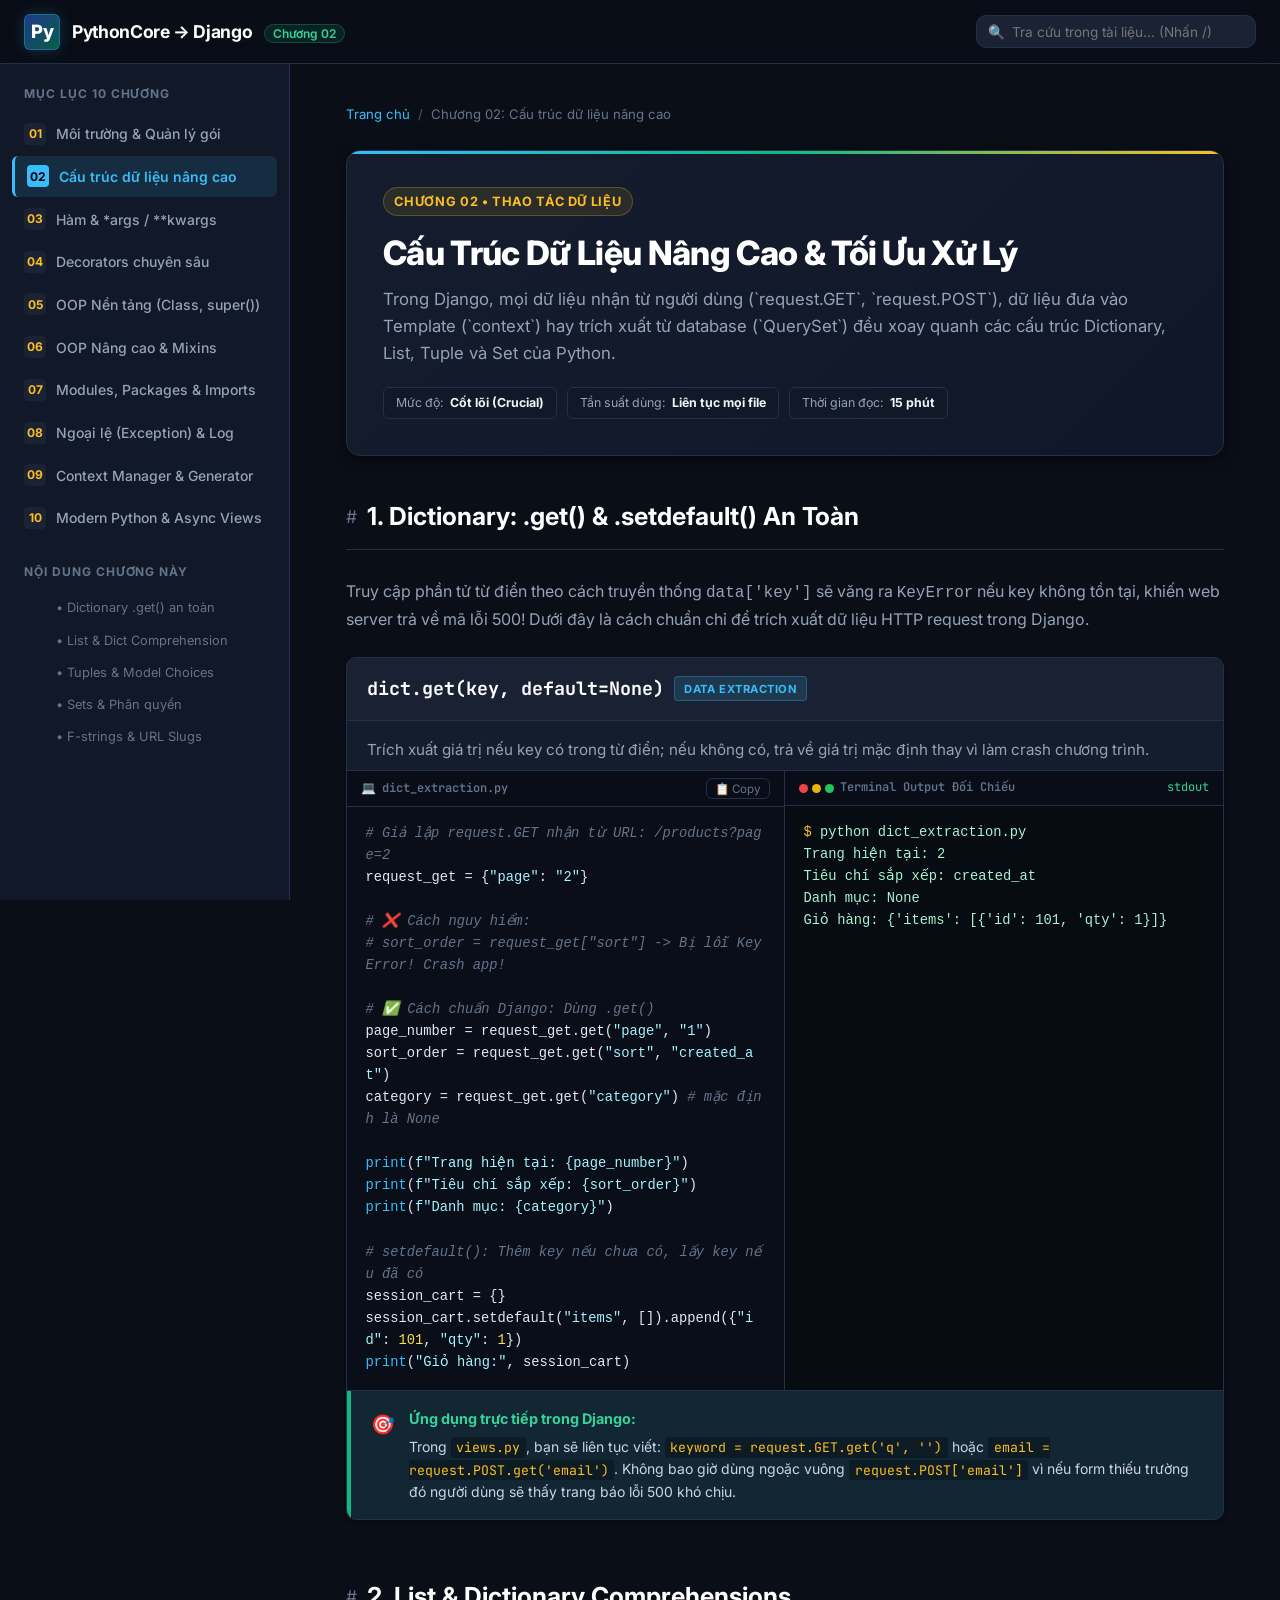
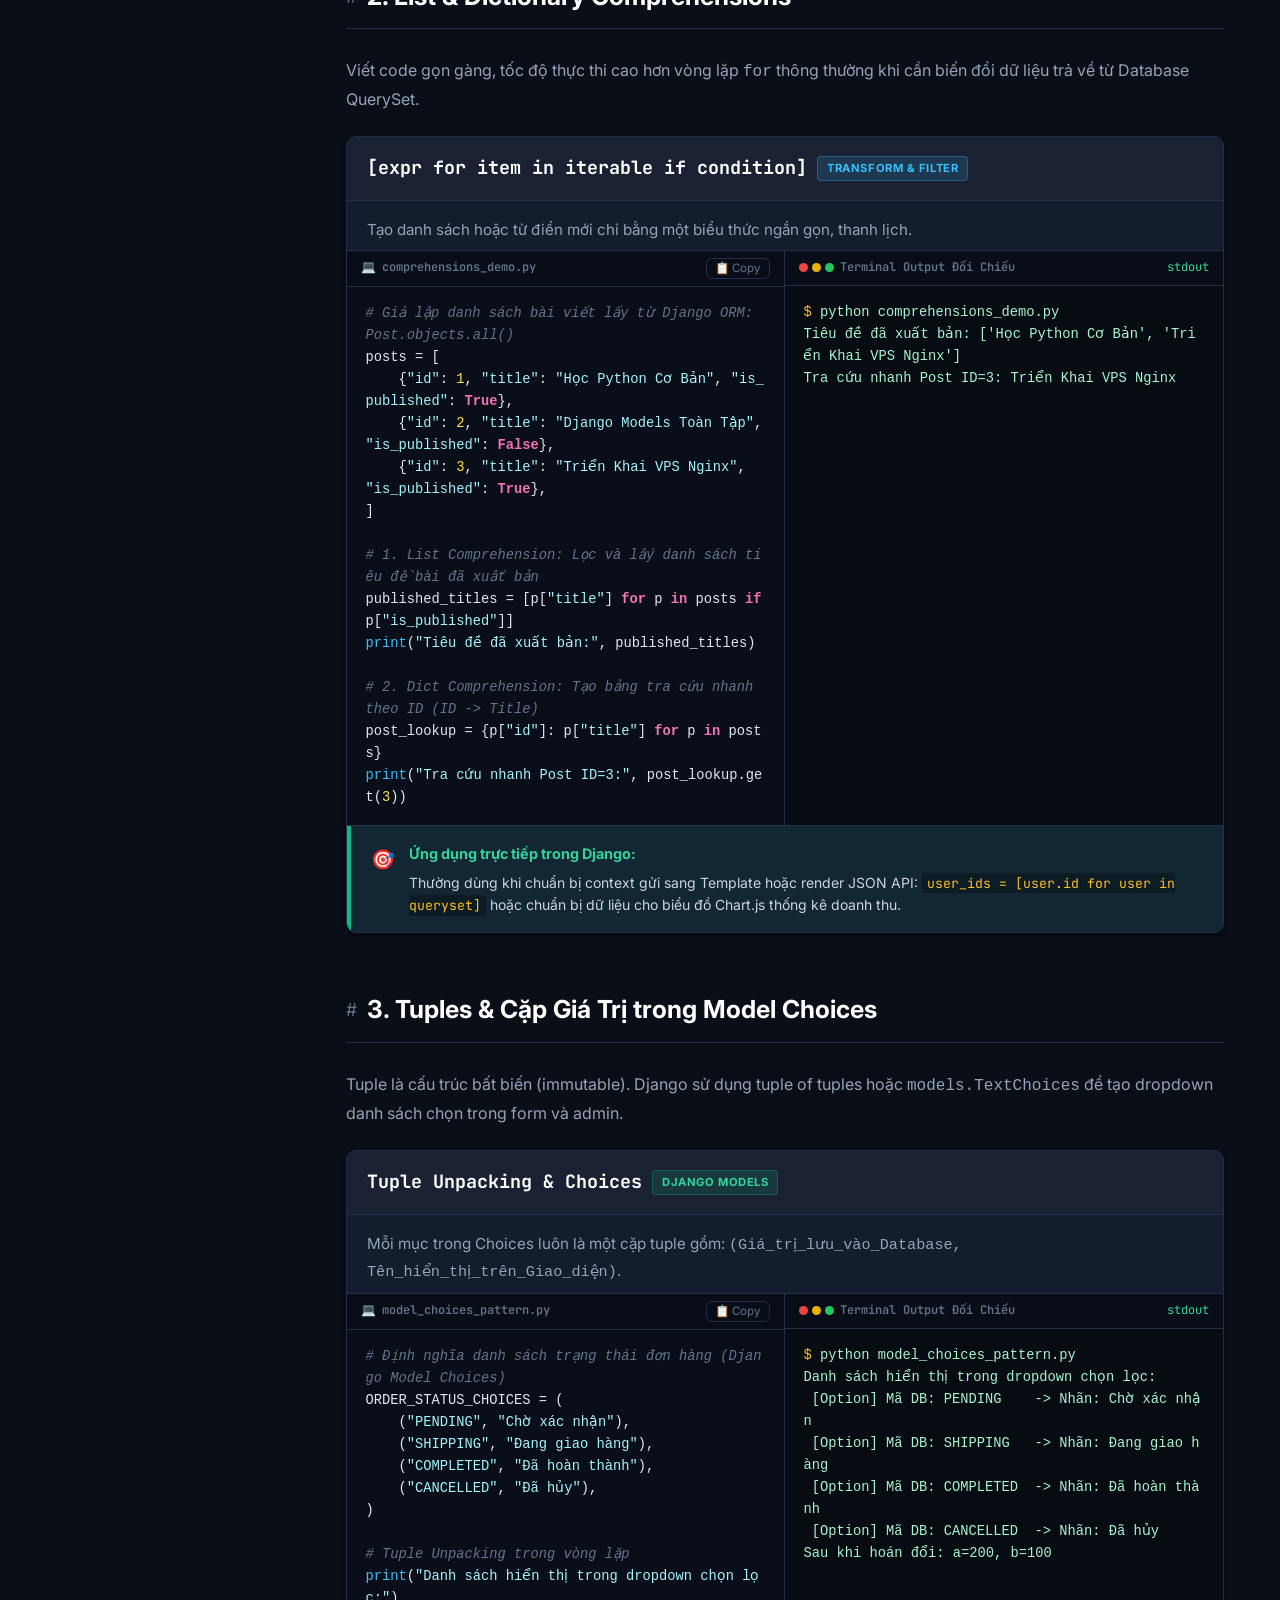
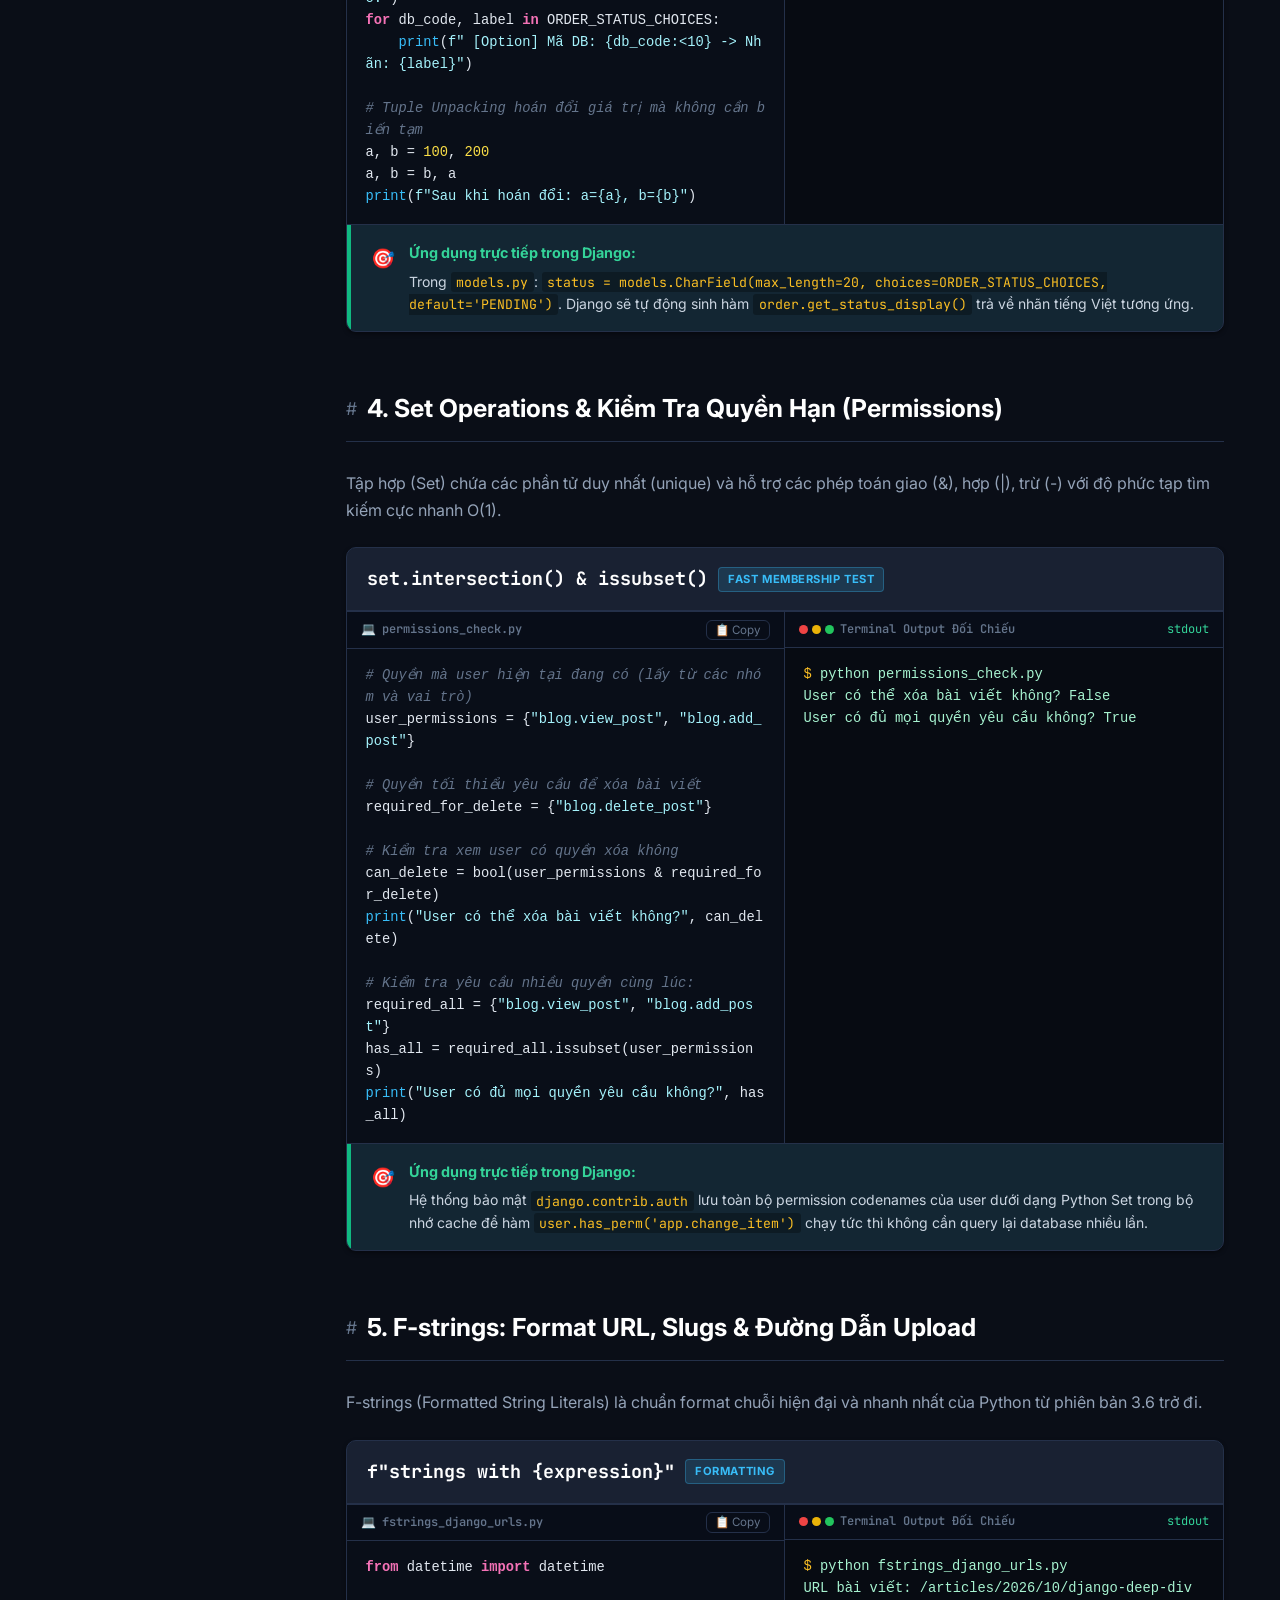
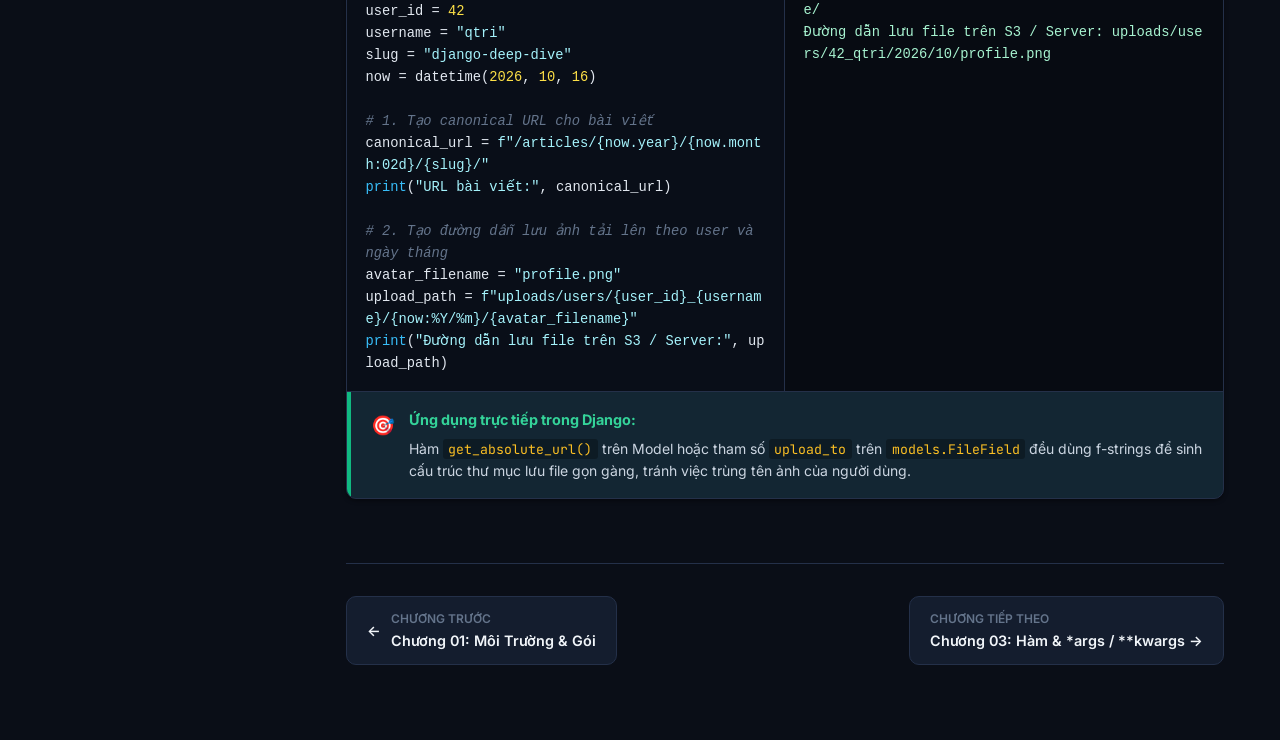
<file: chapters/chapter-02-data-structures.html>
<!DOCTYPE html>
<html lang="vi">

<head>
    <meta charset="UTF-8">
    <meta name="viewport" content="width=device-width, initial-scale=1.0">
    <title>Chương 02: Cấu Trúc Dữ Liệu Nâng Cao | Từ Điển Python Cho Django</title>
    <meta name="description"
        content="Thao tác từ điển sâu, list & dict comprehensions, tuple unpacking trong Model choices và set operations trong Django.">
    <link rel="stylesheet" href="../assets/css/style.css">
    <link rel="preconnect" href="https://fonts.googleapis.com">
    <link rel="preconnect" href="https://fonts.gstatic.com" crossorigin>
    <link
        href="https://fonts.googleapis.com/css2?family=Inter:wght@400;500;600;700;800&family=JetBrains+Mono:wght@400;500;600;700&display=swap"
        rel="stylesheet">
</head>

<body>
    <!-- Header -->
    <header class="site-header">
        <div class="brand-wrapper">
            <button class="mobile-nav-toggle" id="mobileNavToggle" aria-label="Toggle Navigation">☰</button>
            <a href="../index.html" class="brand-logo" style="text-decoration: none;">Py</a>
            <div>
                <a href="../index.html" class="brand-title" style="text-decoration: none;">PythonCore &rarr; Django</a>
                <span class="brand-subtitle">Chương 02</span>
            </div>
        </div>

        <div class="header-actions">
            <div class="search-container">
                <span class="search-icon">🔍</span>
                <input type="text" class="search-input" id="globalSearchInput"
                    placeholder="Tra cứu trong tài liệu... (Nhấn /)" autocomplete="off">
                <div class="search-results-dropdown" id="searchResultsDropdown"></div>
            </div>
        </div>
    </header>

    <div class="app-container">
        <!-- Sidebar -->
        <aside class="site-sidebar" id="siteSidebar">
            <div class="sidebar-heading">Mục Lục 10 Chương</div>
            <ul class="sidebar-nav-list">
                <li class="sidebar-nav-item">
                    <a href="chapter-01-environment.html" class="sidebar-link">
                        <span class="chapter-num">01</span>
                        <span>Môi trường & Quản lý gói</span>
                    </a>
                </li>
                <li class="sidebar-nav-item">
                    <a href="chapter-02-data-structures.html" class="sidebar-link active">
                        <span class="chapter-num">02</span>
                        <span>Cấu trúc dữ liệu nâng cao</span>
                    </a>
                </li>
                <li class="sidebar-nav-item">
                    <a href="chapter-03-functions-args-kwargs.html" class="sidebar-link">
                        <span class="chapter-num">03</span>
                        <span>Hàm & *args / **kwargs</span>
                    </a>
                </li>
                <li class="sidebar-nav-item">
                    <a href="chapter-04-decorators.html" class="sidebar-link">
                        <span class="chapter-num">04</span>
                        <span>Decorators chuyên sâu</span>
                    </a>
                </li>
                <li class="sidebar-nav-item">
                    <a href="chapter-05-oop-foundations.html" class="sidebar-link">
                        <span class="chapter-num">05</span>
                        <span>OOP Nền tảng (Class, super())</span>
                    </a>
                </li>
                <li class="sidebar-nav-item">
                    <a href="chapter-06-oop-advanced-mixins.html" class="sidebar-link">
                        <span class="chapter-num">06</span>
                        <span>OOP Nâng cao & Mixins</span>
                    </a>
                </li>
                <li class="sidebar-nav-item">
                    <a href="chapter-07-modules-packages.html" class="sidebar-link">
                        <span class="chapter-num">07</span>
                        <span>Modules, Packages & Imports</span>
                    </a>
                </li>
                <li class="sidebar-nav-item">
                    <a href="chapter-08-exceptions-logging.html" class="sidebar-link">
                        <span class="chapter-num">08</span>
                        <span>Ngoại lệ (Exception) & Log</span>
                    </a>
                </li>
                <li class="sidebar-nav-item">
                    <a href="chapter-09-context-managers-generators.html" class="sidebar-link">
                        <span class="chapter-num">09</span>
                        <span>Context Manager & Generator</span>
                    </a>
                </li>
                <li class="sidebar-nav-item">
                    <a href="chapter-10-modern-python-async.html" class="sidebar-link">
                        <span class="chapter-num">10</span>
                        <span>Modern Python & Async Views</span>
                    </a>
                </li>
            </ul>

            <div class="sidebar-heading">Nội dung chương này</div>
            <div style="padding: 0 0.75rem;">
                <a href="#sec-dict-get" class="sidebar-sublink">&bull; Dictionary .get() an toàn</a>
                <a href="#sec-comprehensions" class="sidebar-sublink">&bull; List & Dict Comprehension</a>
                <a href="#sec-tuples" class="sidebar-sublink">&bull; Tuples & Model Choices</a>
                <a href="#sec-sets" class="sidebar-sublink">&bull; Sets & Phân quyền</a>
                <a href="#sec-fstrings" class="sidebar-sublink">&bull; F-strings & URL Slugs</a>
            </div>
        </aside>

        <!-- Main Content -->
        <main class="main-content">
            <div class="content-wrapper">

                <!-- Breadcrumb -->
                <nav class="breadcrumb-nav">
                    <a href="../index.html">Trang chủ</a>
                    <span class="breadcrumb-separator">/</span>
                    <span>Chương 02: Cấu trúc dữ liệu nâng cao</span>
                </nav>

                <!-- Chapter Hero -->
                <header class="chapter-hero">
                    <div class="chapter-tag">CHƯƠNG 02 &bull; THAO TÁC DỮ LIỆU</div>
                    <h1 class="chapter-title">Cấu Trúc Dữ Liệu Nâng Cao & Tối Ưu Xử Lý</h1>
                    <p class="chapter-desc">
                        Trong Django, mọi dữ liệu nhận từ người dùng (`request.GET`, `request.POST`), dữ liệu đưa vào
                        Template (`context`) hay trích xuất từ database (`QuerySet`) đều xoay quanh các cấu trúc
                        Dictionary, List, Tuple và Set của Python.
                    </p>
                    <div class="chapter-meta-badges">
                        <span class="meta-badge">Mức độ: <strong>Cốt lõi (Crucial)</strong></span>
                        <span class="meta-badge">Tần suất dùng: <strong>Liên tục mọi file</strong></span>
                        <span class="meta-badge">Thời gian đọc: <strong>15 phút</strong></span>
                    </div>
                </header>

                <!-- Section 1: dict.get -->
                <section class="content-section" id="sec-dict-get">
                    <div class="section-header">
                        <span class="section-anchor">#</span>
                        <h2 class="section-title">1. Dictionary: .get() & .setdefault() An Toàn</h2>
                    </div>
                    <p class="section-lead">
                        Truy cập phần tử từ điển theo cách truyền thống <code>data['key']</code> sẽ văng ra
                        <code>KeyError</code> nếu key không tồn tại, khiến web server trả về mã lỗi 500! Dưới đây là
                        cách chuẩn chỉ để trích xuất dữ liệu HTTP request trong Django.
                    </p>

                    <div class="dict-card">
                        <div class="dict-header">
                            <div class="dict-title-group">
                                <span class="dict-term">dict.get(key, default=None)</span>
                                <span class="dict-badge badge-core">Data Extraction</span>
                            </div>
                        </div>
                        <div class="dict-concept-desc">
                            Trích xuất giá trị nếu key có trong từ điển; nếu không có, trả về giá trị mặc định thay vì
                            làm crash chương trình.
                        </div>

                        <div class="split-view-container">
                            <div class="code-pane">
                                <div class="pane-header">
                                    <span class="pane-title"><span>💻</span> dict_extraction.py</span>
                                    <button class="copy-btn"><span>📋 Copy</span></button>
                                </div>
                                <div class="pane-body code-body">
                                    <pre><span class="comment"># Giả lập request.GET nhận từ URL: /products?page=2</span>
request_get = {<span class="str">"page"</span>: <span class="str">"2"</span>}

<span class="comment"># ❌ Cách nguy hiểm:</span>
<span class="comment"># sort_order = request_get["sort"] -> Bị lỗi KeyError! Crash app!</span>

<span class="comment"># ✅ Cách chuẩn Django: Dùng .get()</span>
page_number = request_get.get(<span class="str">"page"</span>, <span class="str">"1"</span>)
sort_order = request_get.get(<span class="str">"sort"</span>, <span class="str">"created_at"</span>)
category = request_get.get(<span class="str">"category"</span>) <span class="comment"># mặc định là None</span>

<span class="builtin">print</span>(<span class="str">f"Trang hiện tại: {page_number}"</span>)
<span class="builtin">print</span>(<span class="str">f"Tiêu chí sắp xếp: {sort_order}"</span>)
<span class="builtin">print</span>(<span class="str">f"Danh mục: {category}"</span>)

<span class="comment"># setdefault(): Thêm key nếu chưa có, lấy key nếu đã có</span>
session_cart = {}
session_cart.setdefault(<span class="str">"items"</span>, []).append({<span class="str">"id"</span>: <span class="num">101</span>, <span class="str">"qty"</span>: <span class="num">1</span>})
<span class="builtin">print</span>(<span class="str">"Giỏ hàng:"</span>, session_cart)</pre>
                                </div>
                            </div>

                            <div class="output-pane">
                                <div class="pane-header">
                                    <span class="pane-title">
                                        <span class="terminal-dots">
                                            <span class="dot dot-red"></span>
                                            <span class="dot dot-yellow"></span>
                                            <span class="dot dot-green"></span>
                                        </span>
                                        <span>Terminal Output Đối Chiếu</span>
                                    </span>
                                    <span style="color: var(--accent-emerald);">stdout</span>
                                </div>
                                <div class="pane-body output-body">
                                    <pre><span class="prompt-sign">$</span> python dict_extraction.py
Trang hiện tại: 2
Tiêu chí sắp xếp: created_at
Danh mục: None
Giỏ hàng: {'items': [{'id': 101, 'qty': 1}]}</pre>
                                </div>
                            </div>
                        </div>

                        <div class="django-context-box">
                            <div class="box-icon">🎯</div>
                            <div class="box-content">
                                <h4>Ứng dụng trực tiếp trong Django:</h4>
                                <p>Trong <code>views.py</code>, bạn sẽ liên tục viết:
                                    <code>keyword = request.GET.get('q', '')</code> hoặc
                                    <code>email = request.POST.get('email')</code>. Không bao giờ dùng ngoặc vuông
                                    <code>request.POST['email']</code> vì nếu form thiếu trường đó người dùng sẽ thấy
                                    trang báo lỗi 500 khó chịu.</p>
                            </div>
                        </div>
                    </div>
                </section>

                <!-- Section 2: Comprehensions -->
                <section class="content-section" id="sec-comprehensions">
                    <div class="section-header">
                        <span class="section-anchor">#</span>
                        <h2 class="section-title">2. List & Dictionary Comprehensions</h2>
                    </div>
                    <p class="section-lead">
                        Viết code gọn gàng, tốc độ thực thi cao hơn vòng lặp <code>for</code> thông thường khi cần biến
                        đổi dữ liệu trả về từ Database QuerySet.
                    </p>

                    <div class="dict-card">
                        <div class="dict-header">
                            <div class="dict-title-group">
                                <span class="dict-term">[expr for item in iterable if condition]</span>
                                <span class="dict-badge badge-core">Transform & Filter</span>
                            </div>
                        </div>
                        <div class="dict-concept-desc">
                            Tạo danh sách hoặc từ điển mới chỉ bằng một biểu thức ngắn gọn, thanh lịch.
                        </div>

                        <div class="split-view-container">
                            <div class="code-pane">
                                <div class="pane-header">
                                    <span class="pane-title"><span>💻</span> comprehensions_demo.py</span>
                                    <button class="copy-btn"><span>📋 Copy</span></button>
                                </div>
                                <div class="pane-body code-body">
                                    <pre><span class="comment"># Giả lập danh sách bài viết lấy từ Django ORM: Post.objects.all()</span>
posts = [
    {<span class="str">"id"</span>: <span class="num">1</span>, <span class="str">"title"</span>: <span class="str">"Học Python Cơ Bản"</span>, <span class="str">"is_published"</span>: <span class="kw">True</span>},
    {<span class="str">"id"</span>: <span class="num">2</span>, <span class="str">"title"</span>: <span class="str">"Django Models Toàn Tập"</span>, <span class="str">"is_published"</span>: <span class="kw">False</span>},
    {<span class="str">"id"</span>: <span class="num">3</span>, <span class="str">"title"</span>: <span class="str">"Triển Khai VPS Nginx"</span>, <span class="str">"is_published"</span>: <span class="kw">True</span>},
]

<span class="comment"># 1. List Comprehension: Lọc và lấy danh sách tiêu đề bài đã xuất bản</span>
published_titles = [p[<span class="str">"title"</span>] <span class="kw">for</span> p <span class="kw">in</span> posts <span class="kw">if</span> p[<span class="str">"is_published"</span>]]
<span class="builtin">print</span>(<span class="str">"Tiêu đề đã xuất bản:"</span>, published_titles)

<span class="comment"># 2. Dict Comprehension: Tạo bảng tra cứu nhanh theo ID (ID -> Title)</span>
post_lookup = {p[<span class="str">"id"</span>]: p[<span class="str">"title"</span>] <span class="kw">for</span> p <span class="kw">in</span> posts}
<span class="builtin">print</span>(<span class="str">"Tra cứu nhanh Post ID=3:"</span>, post_lookup.get(<span class="num">3</span>))</pre>
                                </div>
                            </div>

                            <div class="output-pane">
                                <div class="pane-header">
                                    <span class="pane-title">
                                        <span class="terminal-dots">
                                            <span class="dot dot-red"></span>
                                            <span class="dot dot-yellow"></span>
                                            <span class="dot dot-green"></span>
                                        </span>
                                        <span>Terminal Output Đối Chiếu</span>
                                    </span>
                                    <span style="color: var(--accent-emerald);">stdout</span>
                                </div>
                                <div class="pane-body output-body">
                                    <pre><span class="prompt-sign">$</span> python comprehensions_demo.py
Tiêu đề đã xuất bản: ['Học Python Cơ Bản', 'Triển Khai VPS Nginx']
Tra cứu nhanh Post ID=3: Triển Khai VPS Nginx</pre>
                                </div>
                            </div>
                        </div>

                        <div class="django-context-box">
                            <div class="box-icon">🎯</div>
                            <div class="box-content">
                                <h4>Ứng dụng trực tiếp trong Django:</h4>
                                <p>Thường dùng khi chuẩn bị context gửi sang Template hoặc render JSON API:
                                    <code>user_ids = [user.id for user in queryset]</code> hoặc chuẩn bị dữ liệu cho
                                    biểu đồ Chart.js thống kê doanh thu.</p>
                            </div>
                        </div>
                    </div>
                </section>

                <!-- Section 3: Tuples & Model Choices -->
                <section class="content-section" id="sec-tuples">
                    <div class="section-header">
                        <span class="section-anchor">#</span>
                        <h2 class="section-title">3. Tuples & Cặp Giá Trị trong Model Choices</h2>
                    </div>
                    <p class="section-lead">
                        Tuple là cấu trúc bất biến (immutable). Django sử dụng tuple of tuples hoặc
                        <code>models.TextChoices</code> để tạo dropdown danh sách chọn trong form và admin.
                    </p>

                    <div class="dict-card">
                        <div class="dict-header">
                            <div class="dict-title-group">
                                <span class="dict-term">Tuple Unpacking & Choices</span>
                                <span class="dict-badge badge-django">Django Models</span>
                            </div>
                        </div>
                        <div class="dict-concept-desc">
                            Mỗi mục trong Choices luôn là một cặp tuple gồm:
                            <code>(Giá_trị_lưu_vào_Database, Tên_hiển_thị_trên_Giao_diện)</code>.
                        </div>

                        <div class="split-view-container">
                            <div class="code-pane">
                                <div class="pane-header">
                                    <span class="pane-title"><span>💻</span> model_choices_pattern.py</span>
                                    <button class="copy-btn"><span>📋 Copy</span></button>
                                </div>
                                <div class="pane-body code-body">
                                    <pre><span class="comment"># Định nghĩa danh sách trạng thái đơn hàng (Django Model Choices)</span>
ORDER_STATUS_CHOICES = (
    (<span class="str">"PENDING"</span>, <span class="str">"Chờ xác nhận"</span>),
    (<span class="str">"SHIPPING"</span>, <span class="str">"Đang giao hàng"</span>),
    (<span class="str">"COMPLETED"</span>, <span class="str">"Đã hoàn thành"</span>),
    (<span class="str">"CANCELLED"</span>, <span class="str">"Đã hủy"</span>),
)

<span class="comment"># Tuple Unpacking trong vòng lặp</span>
<span class="builtin">print</span>(<span class="str">"Danh sách hiển thị trong dropdown chọn lọc:"</span>)
<span class="kw">for</span> db_code, label <span class="kw">in</span> ORDER_STATUS_CHOICES:
    <span class="builtin">print</span>(<span class="str">f" [Option] Mã DB: {db_code:&lt;10} -> Nhãn: {label}"</span>)

<span class="comment"># Tuple Unpacking hoán đổi giá trị mà không cần biến tạm</span>
a, b = <span class="num">100</span>, <span class="num">200</span>
a, b = b, a
<span class="builtin">print</span>(<span class="str">f"Sau khi hoán đổi: a={a}, b={b}"</span>)</pre>
                                </div>
                            </div>

                            <div class="output-pane">
                                <div class="pane-header">
                                    <span class="pane-title">
                                        <span class="terminal-dots">
                                            <span class="dot dot-red"></span>
                                            <span class="dot dot-yellow"></span>
                                            <span class="dot dot-green"></span>
                                        </span>
                                        <span>Terminal Output Đối Chiếu</span>
                                    </span>
                                    <span style="color: var(--accent-emerald);">stdout</span>
                                </div>
                                <div class="pane-body output-body">
                                    <pre><span class="prompt-sign">$</span> python model_choices_pattern.py
Danh sách hiển thị trong dropdown chọn lọc:
 [Option] Mã DB: PENDING    -> Nhãn: Chờ xác nhận
 [Option] Mã DB: SHIPPING   -> Nhãn: Đang giao hàng
 [Option] Mã DB: COMPLETED  -> Nhãn: Đã hoàn thành
 [Option] Mã DB: CANCELLED  -> Nhãn: Đã hủy
Sau khi hoán đổi: a=200, b=100</pre>
                                </div>
                            </div>
                        </div>

                        <div class="django-context-box">
                            <div class="box-icon">🎯</div>
                            <div class="box-content">
                                <h4>Ứng dụng trực tiếp trong Django:</h4>
                                <p>Trong <code>models.py</code>:
                                    <code>status = models.CharField(max_length=20, choices=ORDER_STATUS_CHOICES, default='PENDING')</code>.
                                    Django sẽ tự động sinh hàm <code>order.get_status_display()</code> trả về nhãn tiếng
                                    Việt tương ứng.</p>
                            </div>
                        </div>
                    </div>
                </section>

                <!-- Section 4: Sets & Permissions -->
                <section class="content-section" id="sec-sets">
                    <div class="section-header">
                        <span class="section-anchor">#</span>
                        <h2 class="section-title">4. Set Operations & Kiểm Tra Quyền Hạn (Permissions)</h2>
                    </div>
                    <p class="section-lead">
                        Tập hợp (Set) chứa các phần tử duy nhất (unique) và hỗ trợ các phép toán giao (&), hợp (|), trừ
                        (-) với độ phức tạp tìm kiếm cực nhanh O(1).
                    </p>

                    <div class="dict-card">
                        <div class="dict-header">
                            <div class="dict-title-group">
                                <span class="dict-term">set.intersection() & issubset()</span>
                                <span class="dict-badge badge-core">Fast Membership Test</span>
                            </div>
                        </div>

                        <div class="split-view-container">
                            <div class="code-pane">
                                <div class="pane-header">
                                    <span class="pane-title"><span>💻</span> permissions_check.py</span>
                                    <button class="copy-btn"><span>📋 Copy</span></button>
                                </div>
                                <div class="pane-body code-body">
                                    <pre><span class="comment"># Quyền mà user hiện tại đang có (lấy từ các nhóm và vai trò)</span>
user_permissions = {<span class="str">"blog.view_post"</span>, <span class="str">"blog.add_post"</span>}

<span class="comment"># Quyền tối thiểu yêu cầu để xóa bài viết</span>
required_for_delete = {<span class="str">"blog.delete_post"</span>}

<span class="comment"># Kiểm tra xem user có quyền xóa không</span>
can_delete = bool(user_permissions & required_for_delete)
<span class="builtin">print</span>(<span class="str">"User có thể xóa bài viết không?"</span>, can_delete)

<span class="comment"># Kiểm tra yêu cầu nhiều quyền cùng lúc:</span>
required_all = {<span class="str">"blog.view_post"</span>, <span class="str">"blog.add_post"</span>}
has_all = required_all.issubset(user_permissions)
<span class="builtin">print</span>(<span class="str">"User có đủ mọi quyền yêu cầu không?"</span>, has_all)</pre>
                                </div>
                            </div>

                            <div class="output-pane">
                                <div class="pane-header">
                                    <span class="pane-title">
                                        <span class="terminal-dots">
                                            <span class="dot dot-red"></span>
                                            <span class="dot dot-yellow"></span>
                                            <span class="dot dot-green"></span>
                                        </span>
                                        <span>Terminal Output Đối Chiếu</span>
                                    </span>
                                    <span style="color: var(--accent-emerald);">stdout</span>
                                </div>
                                <div class="pane-body output-body">
                                    <pre><span class="prompt-sign">$</span> python permissions_check.py
User có thể xóa bài viết không? False
User có đủ mọi quyền yêu cầu không? True</pre>
                                </div>
                            </div>
                        </div>

                        <div class="django-context-box">
                            <div class="box-icon">🎯</div>
                            <div class="box-content">
                                <h4>Ứng dụng trực tiếp trong Django:</h4>
                                <p>Hệ thống bảo mật <code>django.contrib.auth</code> lưu toàn bộ permission codenames
                                    của user dưới dạng Python Set trong bộ nhớ cache để hàm
                                    <code>user.has_perm('app.change_item')</code> chạy tức thì không cần query lại
                                    database nhiều lần.</p>
                            </div>
                        </div>
                    </div>
                </section>

                <!-- Section 5: F-strings & URL Slugs -->
                <section class="content-section" id="sec-fstrings">
                    <div class="section-header">
                        <span class="section-anchor">#</span>
                        <h2 class="section-title">5. F-strings: Format URL, Slugs & Đường Dẫn Upload</h2>
                    </div>
                    <p class="section-lead">
                        F-strings (Formatted String Literals) là chuẩn format chuỗi hiện đại và nhanh nhất của Python từ
                        phiên bản 3.6 trở đi.
                    </p>

                    <div class="dict-card">
                        <div class="dict-header">
                            <div class="dict-title-group">
                                <span class="dict-term">f"strings with {expression}"</span>
                                <span class="dict-badge badge-core">Formatting</span>
                            </div>
                        </div>

                        <div class="split-view-container">
                            <div class="code-pane">
                                <div class="pane-header">
                                    <span class="pane-title"><span>💻</span> fstrings_django_urls.py</span>
                                    <button class="copy-btn"><span>📋 Copy</span></button>
                                </div>
                                <div class="pane-body code-body">
                                    <pre><span class="kw">from</span> datetime <span class="kw">import</span> datetime

user_id = <span class="num">42</span>
username = <span class="str">"qtri"</span>
slug = <span class="str">"django-deep-dive"</span>
now = datetime(<span class="num">2026</span>, <span class="num">10</span>, <span class="num">16</span>)

<span class="comment"># 1. Tạo canonical URL cho bài viết</span>
canonical_url = <span class="str">f"/articles/{now.year}/{now.month:02d}/{slug}/"</span>
<span class="builtin">print</span>(<span class="str">"URL bài viết:"</span>, canonical_url)

<span class="comment"># 2. Tạo đường dẫn lưu ảnh tải lên theo user và ngày tháng</span>
avatar_filename = <span class="str">"profile.png"</span>
upload_path = <span class="str">f"uploads/users/{user_id}_{username}/{now:%Y/%m}/{avatar_filename}"</span>
<span class="builtin">print</span>(<span class="str">"Đường dẫn lưu file trên S3 / Server:"</span>, upload_path)</pre>
                                </div>
                            </div>

                            <div class="output-pane">
                                <div class="pane-header">
                                    <span class="pane-title">
                                        <span class="terminal-dots">
                                            <span class="dot dot-red"></span>
                                            <span class="dot dot-yellow"></span>
                                            <span class="dot dot-green"></span>
                                        </span>
                                        <span>Terminal Output Đối Chiếu</span>
                                    </span>
                                    <span style="color: var(--accent-emerald);">stdout</span>
                                </div>
                                <div class="pane-body output-body">
                                    <pre><span class="prompt-sign">$</span> python fstrings_django_urls.py
URL bài viết: /articles/2026/10/django-deep-dive/
Đường dẫn lưu file trên S3 / Server: uploads/users/42_qtri/2026/10/profile.png</pre>
                                </div>
                            </div>
                        </div>

                        <div class="django-context-box">
                            <div class="box-icon">🎯</div>
                            <div class="box-content">
                                <h4>Ứng dụng trực tiếp trong Django:</h4>
                                <p>Hàm <code>get_absolute_url()</code> trên Model hoặc tham số <code>upload_to</code>
                                    trên <code>models.FileField</code> đều dùng f-strings để sinh cấu trúc thư mục lưu
                                    file gọn gàng, tránh việc trùng tên ảnh của người dùng.</p>
                            </div>
                        </div>
                    </div>
                </section>

                <!-- Chapter Navigation Footer -->
                <div class="chapter-nav-footer">
                    <a href="chapter-01-environment.html" class="nav-btn nav-btn-prev">
                        <span>&larr;</span>
                        <div>
                            <span class="nav-btn-label">Chương trước</span>
                            <span>Chương 01: Môi Trường & Gói</span>
                        </div>
                    </a>
                    <a href="chapter-03-functions-args-kwargs.html" class="nav-btn nav-btn-next">
                        <div>
                            <span class="nav-btn-label">Chương tiếp theo</span>
                            <span>Chương 03: Hàm & *args / **kwargs &rarr;</span>
                        </div>
                    </a>
                </div>

            </div>
        </main>
    </div>

    <script src="../assets/js/search-data.js"></script>
    <script src="../assets/js/app.js"></script>
</body>

</html>
</file>
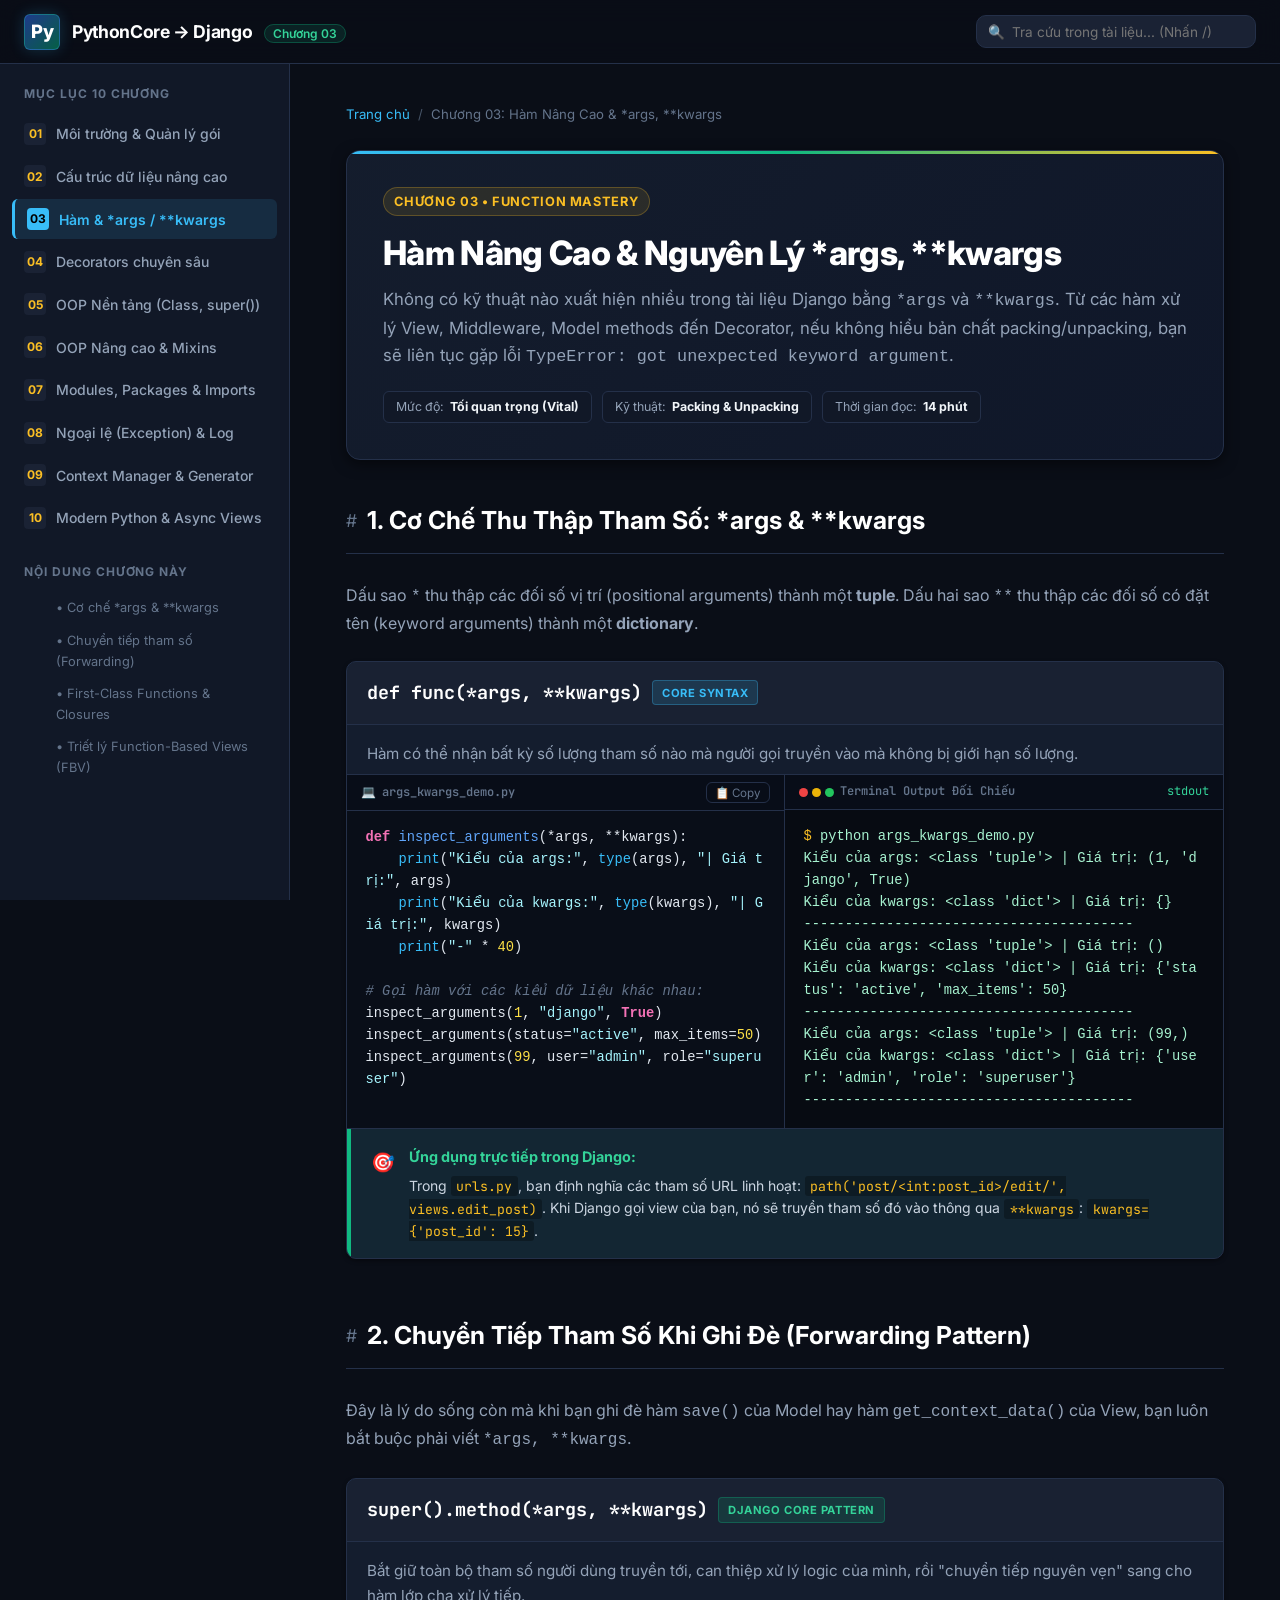
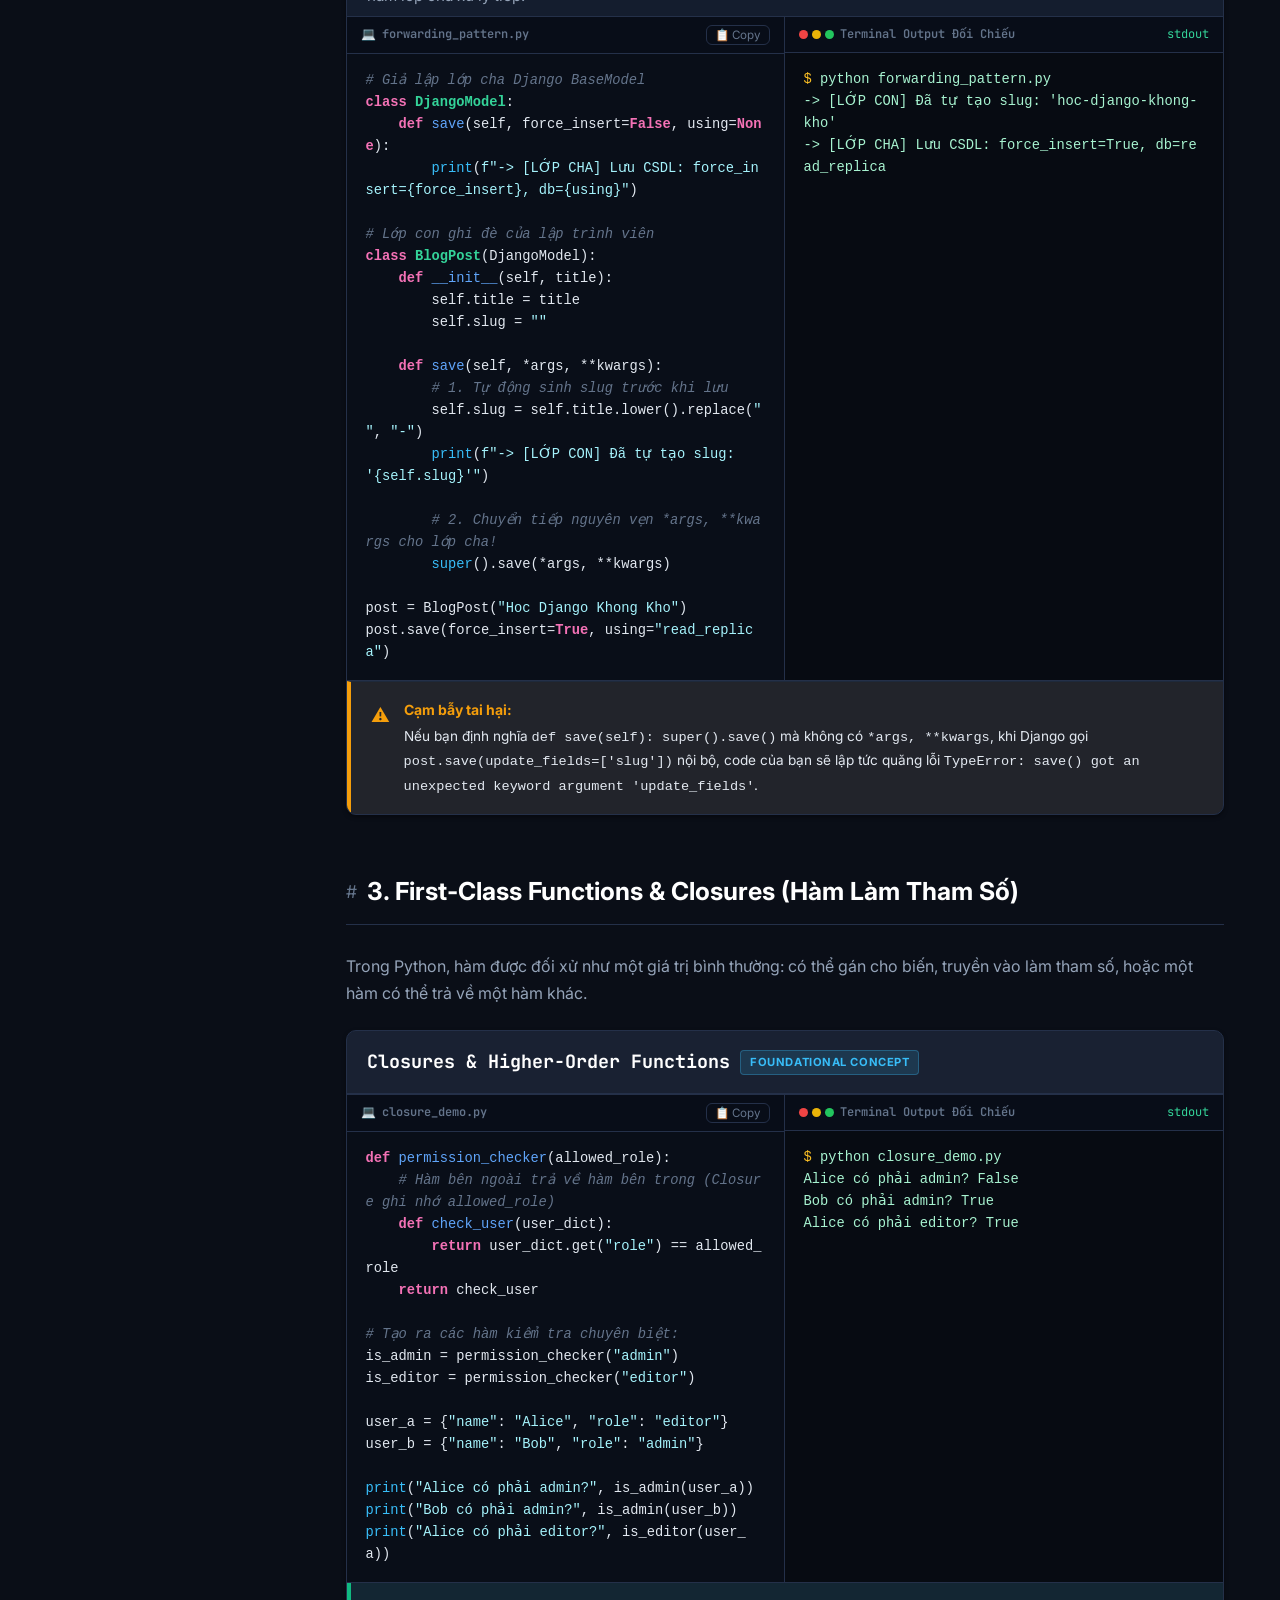
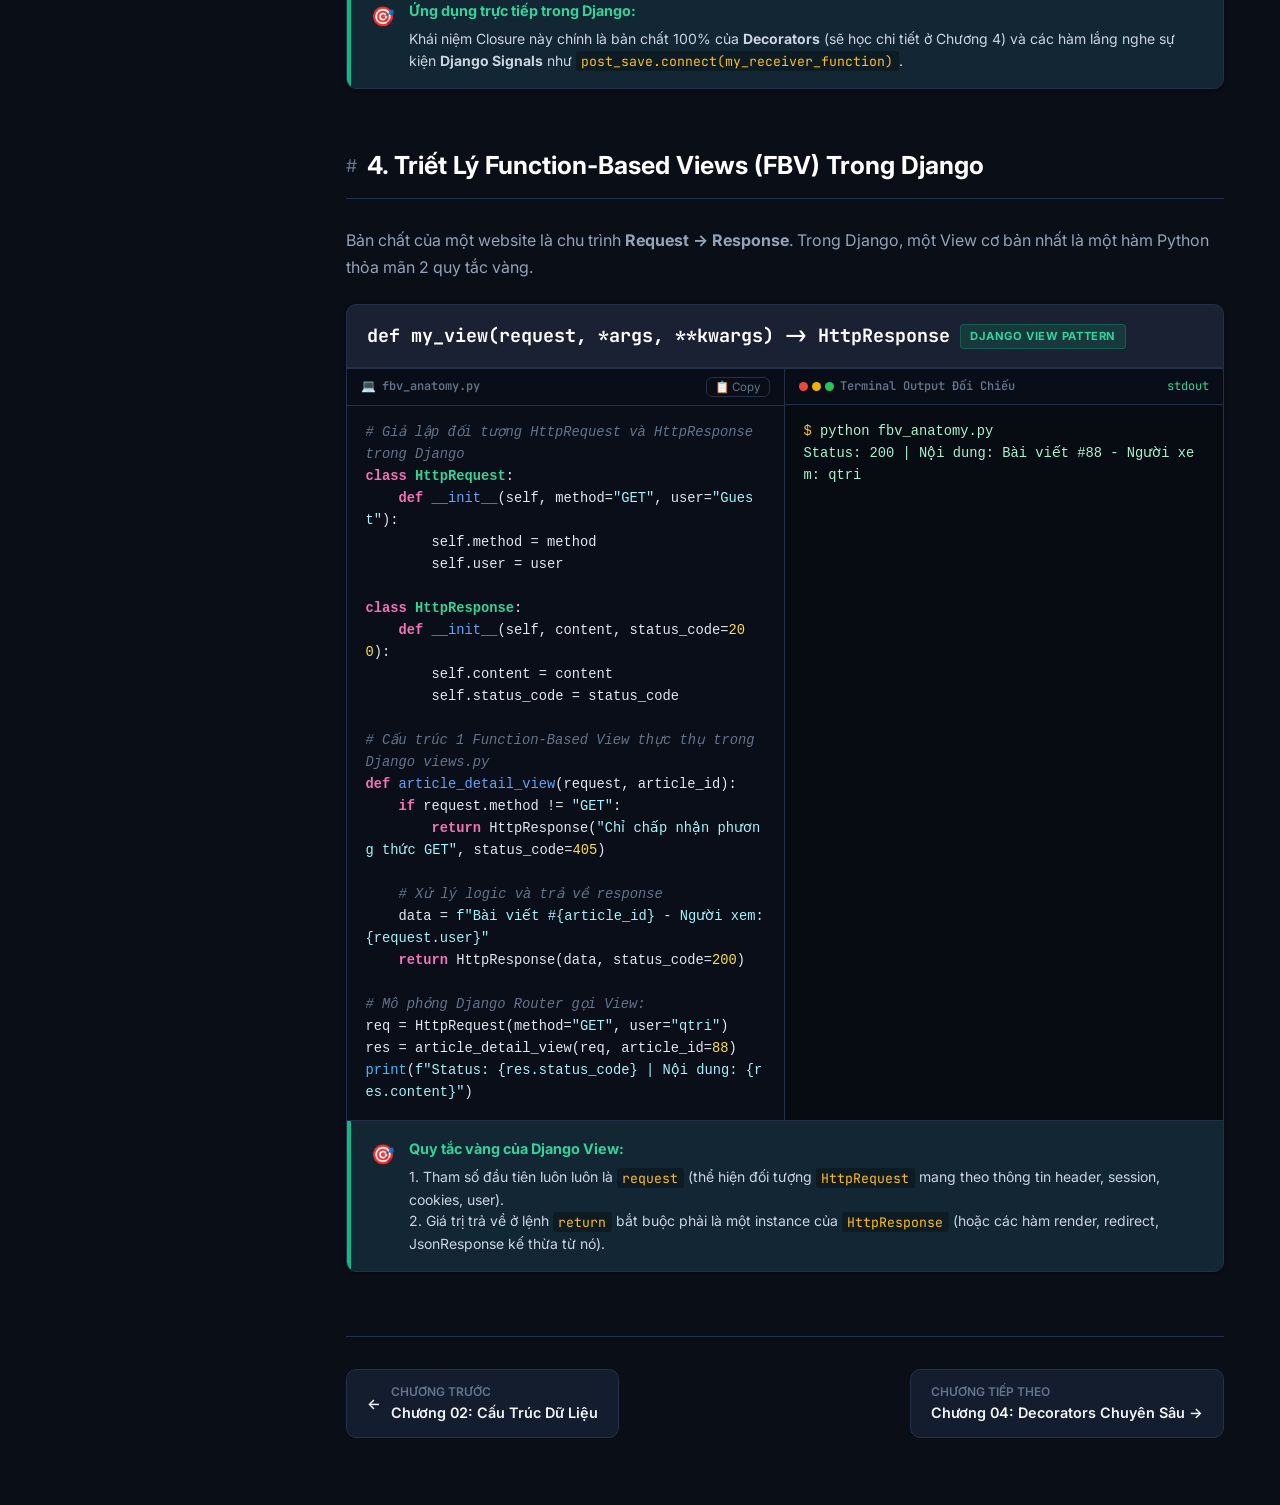
<file: chapters/chapter-03-functions-args-kwargs.html>
<!DOCTYPE html>
<html lang="vi">

<head>
    <meta charset="UTF-8">
    <meta name="viewport" content="width=device-width, initial-scale=1.0">
    <title>Chương 03: Hàm Nâng Cao & *args, **kwargs | Từ Điển Python Cho Django</title>
    <meta name="description"
        content="Làm chủ *args, **kwargs, first-class functions, closures và nguyên lý Function-Based Views trong Django.">
    <link rel="stylesheet" href="../assets/css/style.css">
    <link rel="preconnect" href="https://fonts.googleapis.com">
    <link rel="preconnect" href="https://fonts.gstatic.com" crossorigin>
    <link
        href="https://fonts.googleapis.com/css2?family=Inter:wght@400;500;600;700;800&family=JetBrains+Mono:wght@400;500;600;700&display=swap"
        rel="stylesheet">
</head>

<body>
    <!-- Header -->
    <header class="site-header">
        <div class="brand-wrapper">
            <button class="mobile-nav-toggle" id="mobileNavToggle" aria-label="Toggle Navigation">☰</button>
            <a href="../index.html" class="brand-logo" style="text-decoration: none;">Py</a>
            <div>
                <a href="../index.html" class="brand-title" style="text-decoration: none;">PythonCore &rarr; Django</a>
                <span class="brand-subtitle">Chương 03</span>
            </div>
        </div>

        <div class="header-actions">
            <div class="search-container">
                <span class="search-icon">🔍</span>
                <input type="text" class="search-input" id="globalSearchInput"
                    placeholder="Tra cứu trong tài liệu... (Nhấn /)" autocomplete="off">
                <div class="search-results-dropdown" id="searchResultsDropdown"></div>
            </div>
        </div>
    </header>

    <div class="app-container">
        <!-- Sidebar -->
        <aside class="site-sidebar" id="siteSidebar">
            <div class="sidebar-heading">Mục Lục 10 Chương</div>
            <ul class="sidebar-nav-list">
                <li class="sidebar-nav-item">
                    <a href="chapter-01-environment.html" class="sidebar-link">
                        <span class="chapter-num">01</span>
                        <span>Môi trường & Quản lý gói</span>
                    </a>
                </li>
                <li class="sidebar-nav-item">
                    <a href="chapter-02-data-structures.html" class="sidebar-link">
                        <span class="chapter-num">02</span>
                        <span>Cấu trúc dữ liệu nâng cao</span>
                    </a>
                </li>
                <li class="sidebar-nav-item">
                    <a href="chapter-03-functions-args-kwargs.html" class="sidebar-link active">
                        <span class="chapter-num">03</span>
                        <span>Hàm & *args / **kwargs</span>
                    </a>
                </li>
                <li class="sidebar-nav-item">
                    <a href="chapter-04-decorators.html" class="sidebar-link">
                        <span class="chapter-num">04</span>
                        <span>Decorators chuyên sâu</span>
                    </a>
                </li>
                <li class="sidebar-nav-item">
                    <a href="chapter-05-oop-foundations.html" class="sidebar-link">
                        <span class="chapter-num">05</span>
                        <span>OOP Nền tảng (Class, super())</span>
                    </a>
                </li>
                <li class="sidebar-nav-item">
                    <a href="chapter-06-oop-advanced-mixins.html" class="sidebar-link">
                        <span class="chapter-num">06</span>
                        <span>OOP Nâng cao & Mixins</span>
                    </a>
                </li>
                <li class="sidebar-nav-item">
                    <a href="chapter-07-modules-packages.html" class="sidebar-link">
                        <span class="chapter-num">07</span>
                        <span>Modules, Packages & Imports</span>
                    </a>
                </li>
                <li class="sidebar-nav-item">
                    <a href="chapter-08-exceptions-logging.html" class="sidebar-link">
                        <span class="chapter-num">08</span>
                        <span>Ngoại lệ (Exception) & Log</span>
                    </a>
                </li>
                <li class="sidebar-nav-item">
                    <a href="chapter-09-context-managers-generators.html" class="sidebar-link">
                        <span class="chapter-num">09</span>
                        <span>Context Manager & Generator</span>
                    </a>
                </li>
                <li class="sidebar-nav-item">
                    <a href="chapter-10-modern-python-async.html" class="sidebar-link">
                        <span class="chapter-num">10</span>
                        <span>Modern Python & Async Views</span>
                    </a>
                </li>
            </ul>

            <div class="sidebar-heading">Nội dung chương này</div>
            <div style="padding: 0 0.75rem;">
                <a href="#sec-args-kwargs" class="sidebar-sublink">&bull; Cơ chế *args & **kwargs</a>
                <a href="#sec-forwarding" class="sidebar-sublink">&bull; Chuyển tiếp tham số (Forwarding)</a>
                <a href="#sec-closures" class="sidebar-sublink">&bull; First-Class Functions & Closures</a>
                <a href="#sec-fbv" class="sidebar-sublink">&bull; Triết lý Function-Based Views (FBV)</a>
            </div>
        </aside>

        <!-- Main Content -->
        <main class="main-content">
            <div class="content-wrapper">

                <!-- Breadcrumb -->
                <nav class="breadcrumb-nav">
                    <a href="../index.html">Trang chủ</a>
                    <span class="breadcrumb-separator">/</span>
                    <span>Chương 03: Hàm Nâng Cao & *args, **kwargs</span>
                </nav>

                <!-- Chapter Hero -->
                <header class="chapter-hero">
                    <div class="chapter-tag">CHƯƠNG 03 &bull; FUNCTION MASTERY</div>
                    <h1 class="chapter-title">Hàm Nâng Cao & Nguyên Lý *args, **kwargs</h1>
                    <p class="chapter-desc">
                        Không có kỹ thuật nào xuất hiện nhiều trong tài liệu Django bằng <code>*args</code> và
                        <code>**kwargs</code>. Từ các hàm xử lý View, Middleware, Model methods đến Decorator, nếu không
                        hiểu bản chất packing/unpacking, bạn sẽ liên tục gặp lỗi
                        <code>TypeError: got unexpected keyword argument</code>.
                    </p>
                    <div class="chapter-meta-badges">
                        <span class="meta-badge">Mức độ: <strong>Tối quan trọng (Vital)</strong></span>
                        <span class="meta-badge">Kỹ thuật: <strong>Packing & Unpacking</strong></span>
                        <span class="meta-badge">Thời gian đọc: <strong>14 phút</strong></span>
                    </div>
                </header>

                <!-- Section 1: args kwargs -->
                <section class="content-section" id="sec-args-kwargs">
                    <div class="section-header">
                        <span class="section-anchor">#</span>
                        <h2 class="section-title">1. Cơ Chế Thu Thập Tham Số: *args & **kwargs</h2>
                    </div>
                    <p class="section-lead">
                        Dấu sao <code>*</code> thu thập các đối số vị trí (positional arguments) thành một
                        <strong>tuple</strong>. Dấu hai sao <code>**</code> thu thập các đối số có đặt tên (keyword
                        arguments) thành một <strong>dictionary</strong>.
                    </p>

                    <div class="dict-card">
                        <div class="dict-header">
                            <div class="dict-title-group">
                                <span class="dict-term">def func(*args, **kwargs)</span>
                                <span class="dict-badge badge-core">Core Syntax</span>
                            </div>
                        </div>
                        <div class="dict-concept-desc">
                            Hàm có thể nhận bất kỳ số lượng tham số nào mà người gọi truyền vào mà không bị giới hạn số
                            lượng.
                        </div>

                        <div class="split-view-container">
                            <div class="code-pane">
                                <div class="pane-header">
                                    <span class="pane-title"><span>💻</span> args_kwargs_demo.py</span>
                                    <button class="copy-btn"><span>📋 Copy</span></button>
                                </div>
                                <div class="pane-body code-body">
                                    <pre><span class="kw">def</span> <span class="fn">inspect_arguments</span>(*args, **kwargs):
    <span class="builtin">print</span>(<span class="str">"Kiểu của args:"</span>, <span class="builtin">type</span>(args), <span class="str">"| Giá trị:"</span>, args)
    <span class="builtin">print</span>(<span class="str">"Kiểu của kwargs:"</span>, <span class="builtin">type</span>(kwargs), <span class="str">"| Giá trị:"</span>, kwargs)
    <span class="builtin">print</span>(<span class="str">"-"</span> * <span class="num">40</span>)

<span class="comment"># Gọi hàm với các kiểu dữ liệu khác nhau:</span>
inspect_arguments(<span class="num">1</span>, <span class="str">"django"</span>, <span class="kw">True</span>)
inspect_arguments(status=<span class="str">"active"</span>, max_items=<span class="num">50</span>)
inspect_arguments(<span class="num">99</span>, user=<span class="str">"admin"</span>, role=<span class="str">"superuser"</span>)</pre>
                                </div>
                            </div>

                            <div class="output-pane">
                                <div class="pane-header">
                                    <span class="pane-title">
                                        <span class="terminal-dots">
                                            <span class="dot dot-red"></span>
                                            <span class="dot dot-yellow"></span>
                                            <span class="dot dot-green"></span>
                                        </span>
                                        <span>Terminal Output Đối Chiếu</span>
                                    </span>
                                    <span style="color: var(--accent-emerald);">stdout</span>
                                </div>
                                <div class="pane-body output-body">
                                    <pre><span class="prompt-sign">$</span> python args_kwargs_demo.py
Kiểu của args: &lt;class 'tuple'&gt; | Giá trị: (1, 'django', True)
Kiểu của kwargs: &lt;class 'dict'&gt; | Giá trị: {}
----------------------------------------
Kiểu của args: &lt;class 'tuple'&gt; | Giá trị: ()
Kiểu của kwargs: &lt;class 'dict'&gt; | Giá trị: {'status': 'active', 'max_items': 50}
----------------------------------------
Kiểu của args: &lt;class 'tuple'&gt; | Giá trị: (99,)
Kiểu của kwargs: &lt;class 'dict'&gt; | Giá trị: {'user': 'admin', 'role': 'superuser'}
----------------------------------------</pre>
                                </div>
                            </div>
                        </div>

                        <div class="django-context-box">
                            <div class="box-icon">🎯</div>
                            <div class="box-content">
                                <h4>Ứng dụng trực tiếp trong Django:</h4>
                                <p>Trong <code>urls.py</code>, bạn định nghĩa các tham số URL linh hoạt:
                                    <code>path('post/&lt;int:post_id&gt;/edit/', views.edit_post)</code>. Khi Django gọi
                                    view của bạn, nó sẽ truyền tham số đó vào thông qua <code>**kwargs</code>:
                                    <code>kwargs={'post_id': 15}</code>.</p>
                            </div>
                        </div>
                    </div>
                </section>

                <!-- Section 2: Forwarding Arguments -->
                <section class="content-section" id="sec-forwarding">
                    <div class="section-header">
                        <span class="section-anchor">#</span>
                        <h2 class="section-title">2. Chuyển Tiếp Tham Số Khi Ghi Đè (Forwarding Pattern)</h2>
                    </div>
                    <p class="section-lead">
                        Đây là lý do sống còn mà khi bạn ghi đè hàm <code>save()</code> của Model hay hàm
                        <code>get_context_data()</code> của View, bạn luôn bắt buộc phải viết
                        <code>*args, **kwargs</code>.
                    </p>

                    <div class="dict-card">
                        <div class="dict-header">
                            <div class="dict-title-group">
                                <span class="dict-term">super().method(*args, **kwargs)</span>
                                <span class="dict-badge badge-django">Django Core Pattern</span>
                            </div>
                        </div>
                        <div class="dict-concept-desc">
                            Bắt giữ toàn bộ tham số người dùng truyền tới, can thiệp xử lý logic của mình, rồi "chuyển
                            tiếp nguyên vẹn" sang cho hàm lớp cha xử lý tiếp.
                        </div>

                        <div class="split-view-container">
                            <div class="code-pane">
                                <div class="pane-header">
                                    <span class="pane-title"><span>💻</span> forwarding_pattern.py</span>
                                    <button class="copy-btn"><span>📋 Copy</span></button>
                                </div>
                                <div class="pane-body code-body">
                                    <pre><span class="comment"># Giả lập lớp cha Django BaseModel</span>
<span class="kw">class</span> <span class="cls">DjangoModel</span>:
    <span class="kw">def</span> <span class="fn">save</span>(self, force_insert=<span class="kw">False</span>, using=<span class="kw">None</span>):
        <span class="builtin">print</span>(<span class="str">f"-> [LỚP CHA] Lưu CSDL: force_insert={force_insert}, db={using}"</span>)

<span class="comment"># Lớp con ghi đè của lập trình viên</span>
<span class="kw">class</span> <span class="cls">BlogPost</span>(DjangoModel):
    <span class="kw">def</span> <span class="fn">__init__</span>(self, title):
        self.title = title
        self.slug = <span class="str">""</span>

    <span class="kw">def</span> <span class="fn">save</span>(self, *args, **kwargs):
        <span class="comment"># 1. Tự động sinh slug trước khi lưu</span>
        self.slug = self.title.lower().replace(<span class="str">" "</span>, <span class="str">"-"</span>)
        <span class="builtin">print</span>(<span class="str">f"-> [LỚP CON] Đã tự tạo slug: '{self.slug}'"</span>)

        <span class="comment"># 2. Chuyển tiếp nguyên vẹn *args, **kwargs cho lớp cha!</span>
        <span class="builtin">super</span>().save(*args, **kwargs)

post = BlogPost(<span class="str">"Hoc Django Khong Kho"</span>)
post.save(force_insert=<span class="kw">True</span>, using=<span class="str">"read_replica"</span>)</pre>
                                </div>
                            </div>

                            <div class="output-pane">
                                <div class="pane-header">
                                    <span class="pane-title">
                                        <span class="terminal-dots">
                                            <span class="dot dot-red"></span>
                                            <span class="dot dot-yellow"></span>
                                            <span class="dot dot-green"></span>
                                        </span>
                                        <span>Terminal Output Đối Chiếu</span>
                                    </span>
                                    <span style="color: var(--accent-emerald);">stdout</span>
                                </div>
                                <div class="pane-body output-body">
                                    <pre><span class="prompt-sign">$</span> python forwarding_pattern.py
-> [LỚP CON] Đã tự tạo slug: 'hoc-django-khong-kho'
-> [LỚP CHA] Lưu CSDL: force_insert=True, db=read_replica</pre>
                                </div>
                            </div>
                        </div>

                        <div class="pitfall-box">
                            <div class="pitfall-icon">⚠️</div>
                            <div class="pitfall-content">
                                <h4>Cạm bẫy tai hại:</h4>
                                <p>Nếu bạn định nghĩa <code>def save(self): super().save()</code> mà không có
                                    <code>*args, **kwargs</code>, khi Django gọi
                                    <code>post.save(update_fields=['slug'])</code> nội bộ, code của bạn sẽ lập tức quăng
                                    lỗi
                                    <code>TypeError: save() got an unexpected keyword argument 'update_fields'</code>.
                                </p>
                            </div>
                        </div>
                    </div>
                </section>

                <!-- Section 3: Closures -->
                <section class="content-section" id="sec-closures">
                    <div class="section-header">
                        <span class="section-anchor">#</span>
                        <h2 class="section-title">3. First-Class Functions & Closures (Hàm Làm Tham Số)</h2>
                    </div>
                    <p class="section-lead">
                        Trong Python, hàm được đối xử như một giá trị bình thường: có thể gán cho biến, truyền vào làm
                        tham số, hoặc một hàm có thể trả về một hàm khác.
                    </p>

                    <div class="dict-card">
                        <div class="dict-header">
                            <div class="dict-title-group">
                                <span class="dict-term">Closures & Higher-Order Functions</span>
                                <span class="dict-badge badge-core">Foundational Concept</span>
                            </div>
                        </div>

                        <div class="split-view-container">
                            <div class="code-pane">
                                <div class="pane-header">
                                    <span class="pane-title"><span>💻</span> closure_demo.py</span>
                                    <button class="copy-btn"><span>📋 Copy</span></button>
                                </div>
                                <div class="pane-body code-body">
                                    <pre><span class="kw">def</span> <span class="fn">permission_checker</span>(allowed_role):
    <span class="comment"># Hàm bên ngoài trả về hàm bên trong (Closure ghi nhớ allowed_role)</span>
    <span class="kw">def</span> <span class="fn">check_user</span>(user_dict):
        <span class="kw">return</span> user_dict.get(<span class="str">"role"</span>) == allowed_role
    <span class="kw">return</span> check_user

<span class="comment"># Tạo ra các hàm kiểm tra chuyên biệt:</span>
is_admin = permission_checker(<span class="str">"admin"</span>)
is_editor = permission_checker(<span class="str">"editor"</span>)

user_a = {<span class="str">"name"</span>: <span class="str">"Alice"</span>, <span class="str">"role"</span>: <span class="str">"editor"</span>}
user_b = {<span class="str">"name"</span>: <span class="str">"Bob"</span>, <span class="str">"role"</span>: <span class="str">"admin"</span>}

<span class="builtin">print</span>(<span class="str">"Alice có phải admin?"</span>, is_admin(user_a))
<span class="builtin">print</span>(<span class="str">"Bob có phải admin?"</span>, is_admin(user_b))
<span class="builtin">print</span>(<span class="str">"Alice có phải editor?"</span>, is_editor(user_a))</pre>
                                </div>
                            </div>

                            <div class="output-pane">
                                <div class="pane-header">
                                    <span class="pane-title">
                                        <span class="terminal-dots">
                                            <span class="dot dot-red"></span>
                                            <span class="dot dot-yellow"></span>
                                            <span class="dot dot-green"></span>
                                        </span>
                                        <span>Terminal Output Đối Chiếu</span>
                                    </span>
                                    <span style="color: var(--accent-emerald);">stdout</span>
                                </div>
                                <div class="pane-body output-body">
                                    <pre><span class="prompt-sign">$</span> python closure_demo.py
Alice có phải admin? False
Bob có phải admin? True
Alice có phải editor? True</pre>
                                </div>
                            </div>
                        </div>

                        <div class="django-context-box">
                            <div class="box-icon">🎯</div>
                            <div class="box-content">
                                <h4>Ứng dụng trực tiếp trong Django:</h4>
                                <p>Khái niệm Closure này chính là bản chất 100% của <strong>Decorators</strong> (sẽ học
                                    chi tiết ở Chương 4) và các hàm lắng nghe sự kiện <strong>Django Signals</strong>
                                    như <code>post_save.connect(my_receiver_function)</code>.</p>
                            </div>
                        </div>
                    </div>
                </section>

                <!-- Section 4: FBV -->
                <section class="content-section" id="sec-fbv">
                    <div class="section-header">
                        <span class="section-anchor">#</span>
                        <h2 class="section-title">4. Triết Lý Function-Based Views (FBV) Trong Django</h2>
                    </div>
                    <p class="section-lead">
                        Bản chất của một website là chu trình <strong>Request &rarr; Response</strong>. Trong Django,
                        một View cơ bản nhất là một hàm Python thỏa mãn 2 quy tắc vàng.
                    </p>

                    <div class="dict-card">
                        <div class="dict-header">
                            <div class="dict-title-group">
                                <span class="dict-term">def my_view(request, *args, **kwargs) -> HttpResponse</span>
                                <span class="dict-badge badge-django">Django View Pattern</span>
                            </div>
                        </div>

                        <div class="split-view-container">
                            <div class="code-pane">
                                <div class="pane-header">
                                    <span class="pane-title"><span>💻</span> fbv_anatomy.py</span>
                                    <button class="copy-btn"><span>📋 Copy</span></button>
                                </div>
                                <div class="pane-body code-body">
                                    <pre><span class="comment"># Giả lập đối tượng HttpRequest và HttpResponse trong Django</span>
<span class="kw">class</span> <span class="cls">HttpRequest</span>:
    <span class="kw">def</span> <span class="fn">__init__</span>(self, method=<span class="str">"GET"</span>, user=<span class="str">"Guest"</span>):
        self.method = method
        self.user = user

<span class="kw">class</span> <span class="cls">HttpResponse</span>:
    <span class="kw">def</span> <span class="fn">__init__</span>(self, content, status_code=<span class="num">200</span>):
        self.content = content
        self.status_code = status_code

<span class="comment"># Cấu trúc 1 Function-Based View thực thụ trong Django views.py</span>
<span class="kw">def</span> <span class="fn">article_detail_view</span>(request, article_id):
    <span class="kw">if</span> request.method != <span class="str">"GET"</span>:
        <span class="kw">return</span> HttpResponse(<span class="str">"Chỉ chấp nhận phương thức GET"</span>, status_code=<span class="num">405</span>)
    
    <span class="comment"># Xử lý logic và trả về response</span>
    data = <span class="str">f"Bài viết #{article_id} - Người xem: {request.user}"</span>
    <span class="kw">return</span> HttpResponse(data, status_code=<span class="num">200</span>)

<span class="comment"># Mô phỏng Django Router gọi View:</span>
req = HttpRequest(method=<span class="str">"GET"</span>, user=<span class="str">"qtri"</span>)
res = article_detail_view(req, article_id=<span class="num">88</span>)
<span class="builtin">print</span>(<span class="str">f"Status: {res.status_code} | Nội dung: {res.content}"</span>)</pre>
                                </div>
                            </div>

                            <div class="output-pane">
                                <div class="pane-header">
                                    <span class="pane-title">
                                        <span class="terminal-dots">
                                            <span class="dot dot-red"></span>
                                            <span class="dot dot-yellow"></span>
                                            <span class="dot dot-green"></span>
                                        </span>
                                        <span>Terminal Output Đối Chiếu</span>
                                    </span>
                                    <span style="color: var(--accent-emerald);">stdout</span>
                                </div>
                                <div class="pane-body output-body">
                                    <pre><span class="prompt-sign">$</span> python fbv_anatomy.py
Status: 200 | Nội dung: Bài viết #88 - Người xem: qtri</pre>
                                </div>
                            </div>
                        </div>

                        <div class="django-context-box">
                            <div class="box-icon">🎯</div>
                            <div class="box-content">
                                <h4>Quy tắc vàng của Django View:</h4>
                                <p>1. Tham số đầu tiên luôn luôn là <code>request</code> (thể hiện đối tượng
                                    <code>HttpRequest</code> mang theo thông tin header, session, cookies, user).<br>
                                    2. Giá trị trả về ở lệnh <code>return</code> bắt buộc phải là một instance của
                                    <code>HttpResponse</code> (hoặc các hàm render, redirect, JsonResponse kế thừa từ
                                    nó).</p>
                            </div>
                        </div>
                    </div>
                </section>

                <!-- Chapter Navigation Footer -->
                <div class="chapter-nav-footer">
                    <a href="chapter-02-data-structures.html" class="nav-btn nav-btn-prev">
                        <span>&larr;</span>
                        <div>
                            <span class="nav-btn-label">Chương trước</span>
                            <span>Chương 02: Cấu Trúc Dữ Liệu</span>
                        </div>
                    </a>
                    <a href="chapter-04-decorators.html" class="nav-btn nav-btn-next">
                        <div>
                            <span class="nav-btn-label">Chương tiếp theo</span>
                            <span>Chương 04: Decorators Chuyên Sâu &rarr;</span>
                        </div>
                    </a>
                </div>

            </div>
        </main>
    </div>

    <script src="../assets/js/search-data.js"></script>
    <script src="../assets/js/app.js"></script>
</body>

</html>
</file>
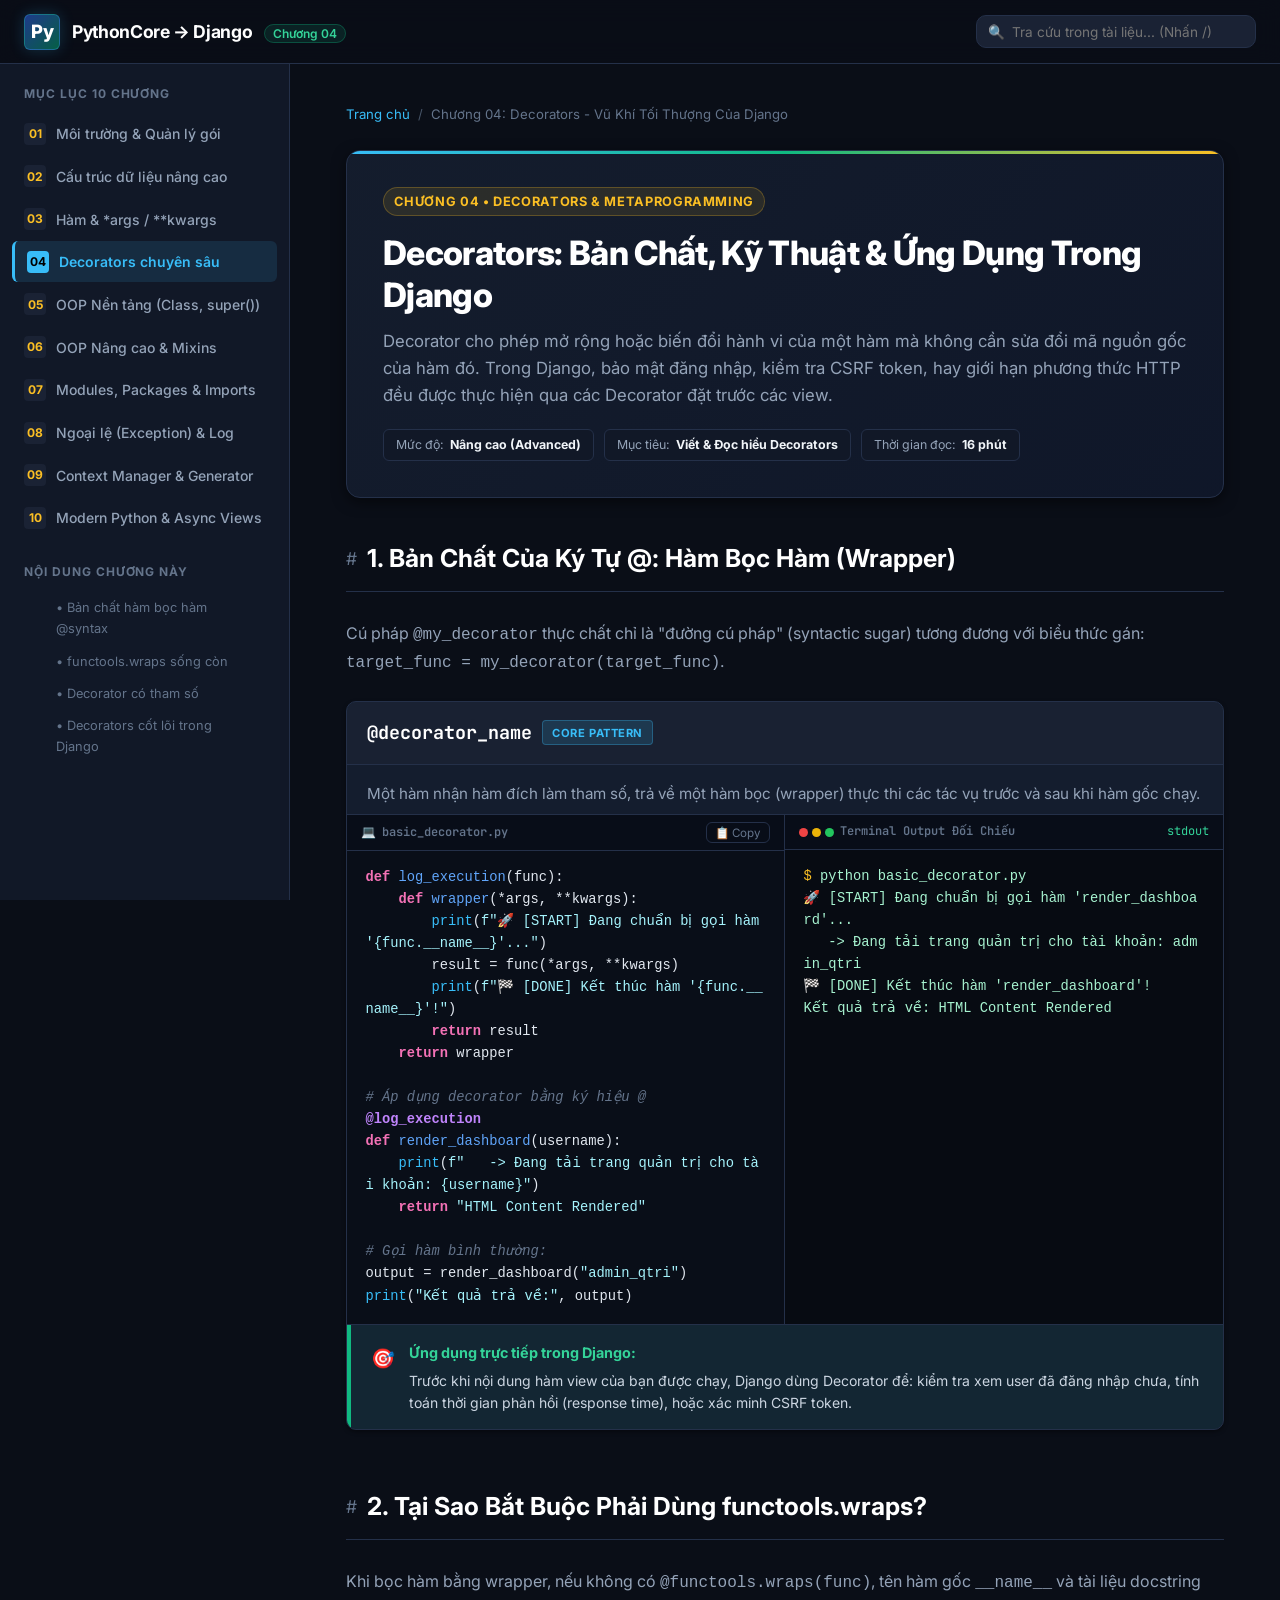
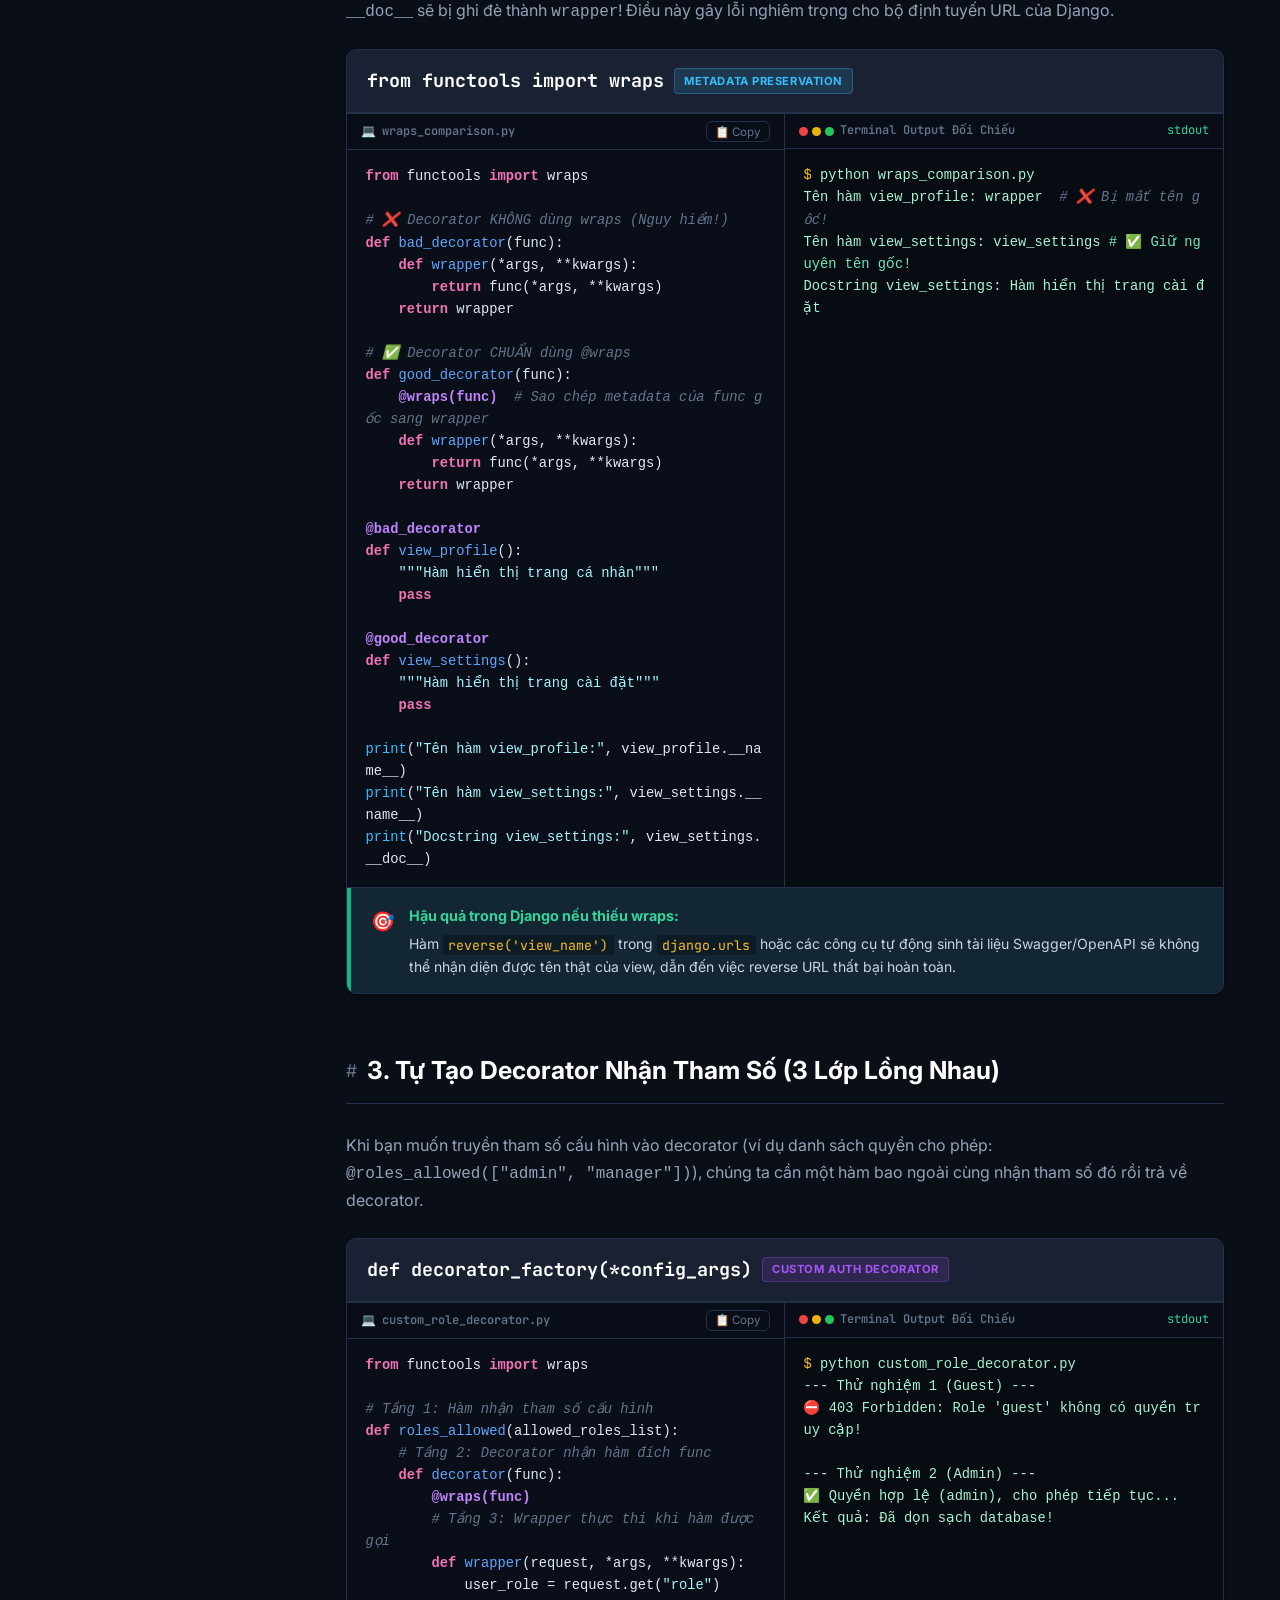
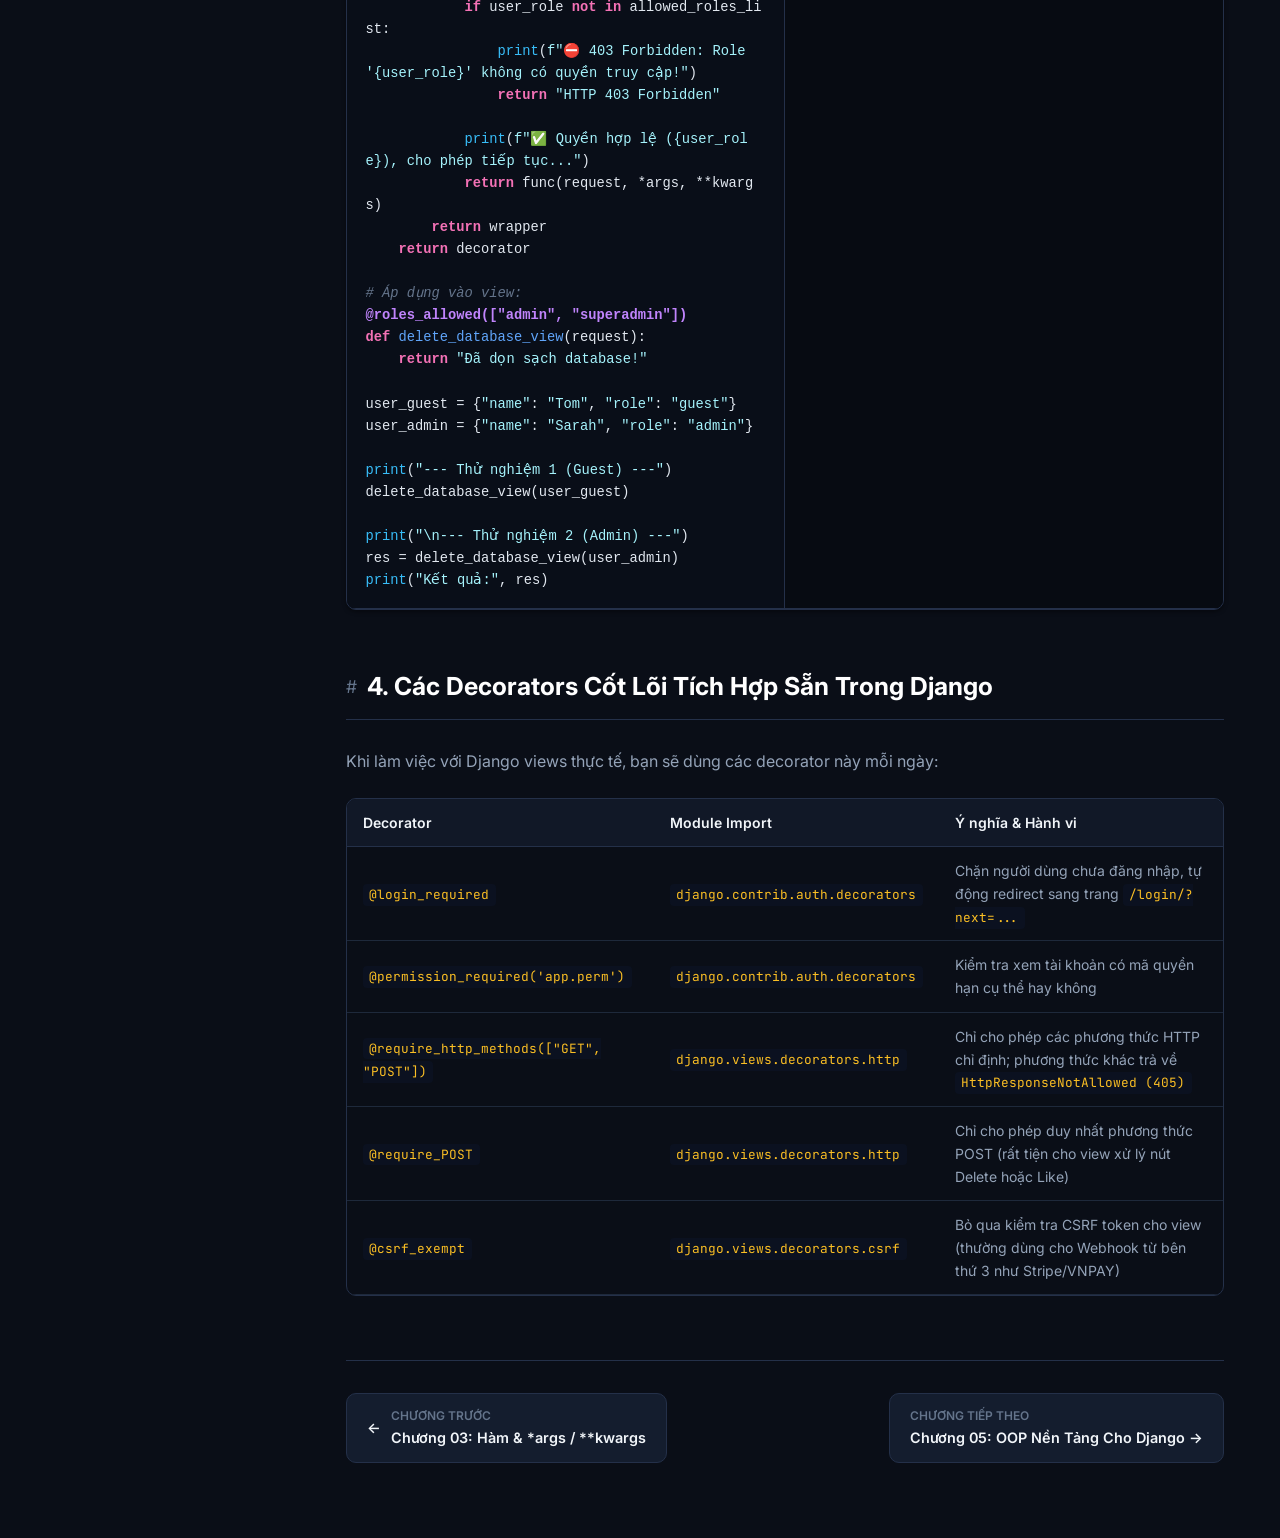
<file: chapters/chapter-04-decorators.html>
<!DOCTYPE html>
<html lang="vi">

<head>
    <meta charset="UTF-8">
    <meta name="viewport" content="width=device-width, initial-scale=1.0">
    <title>Chương 04: Decorators - Vũ Khí Tối Thượng Của Django | Từ Điển Python</title>
    <meta name="description"
        content="Giải mã cơ chế hàm bọc hàm @syntax, functools.wraps, decorator có tham số và các decorator thực chiến trong Django.">
    <link rel="stylesheet" href="../assets/css/style.css">
    <link rel="preconnect" href="https://fonts.googleapis.com">
    <link rel="preconnect" href="https://fonts.gstatic.com" crossorigin>
    <link
        href="https://fonts.googleapis.com/css2?family=Inter:wght@400;500;600;700;800&family=JetBrains+Mono:wght@400;500;600;700&display=swap"
        rel="stylesheet">
</head>

<body>
    <!-- Header -->
    <header class="site-header">
        <div class="brand-wrapper">
            <button class="mobile-nav-toggle" id="mobileNavToggle" aria-label="Toggle Navigation">☰</button>
            <a href="../index.html" class="brand-logo" style="text-decoration: none;">Py</a>
            <div>
                <a href="../index.html" class="brand-title" style="text-decoration: none;">PythonCore &rarr; Django</a>
                <span class="brand-subtitle">Chương 04</span>
            </div>
        </div>

        <div class="header-actions">
            <div class="search-container">
                <span class="search-icon">🔍</span>
                <input type="text" class="search-input" id="globalSearchInput"
                    placeholder="Tra cứu trong tài liệu... (Nhấn /)" autocomplete="off">
                <div class="search-results-dropdown" id="searchResultsDropdown"></div>
            </div>
        </div>
    </header>

    <div class="app-container">
        <!-- Sidebar -->
        <aside class="site-sidebar" id="siteSidebar">
            <div class="sidebar-heading">Mục Lục 10 Chương</div>
            <ul class="sidebar-nav-list">
                <li class="sidebar-nav-item">
                    <a href="chapter-01-environment.html" class="sidebar-link">
                        <span class="chapter-num">01</span>
                        <span>Môi trường & Quản lý gói</span>
                    </a>
                </li>
                <li class="sidebar-nav-item">
                    <a href="chapter-02-data-structures.html" class="sidebar-link">
                        <span class="chapter-num">02</span>
                        <span>Cấu trúc dữ liệu nâng cao</span>
                    </a>
                </li>
                <li class="sidebar-nav-item">
                    <a href="chapter-03-functions-args-kwargs.html" class="sidebar-link">
                        <span class="chapter-num">03</span>
                        <span>Hàm & *args / **kwargs</span>
                    </a>
                </li>
                <li class="sidebar-nav-item">
                    <a href="chapter-04-decorators.html" class="sidebar-link active">
                        <span class="chapter-num">04</span>
                        <span>Decorators chuyên sâu</span>
                    </a>
                </li>
                <li class="sidebar-nav-item">
                    <a href="chapter-05-oop-foundations.html" class="sidebar-link">
                        <span class="chapter-num">05</span>
                        <span>OOP Nền tảng (Class, super())</span>
                    </a>
                </li>
                <li class="sidebar-nav-item">
                    <a href="chapter-06-oop-advanced-mixins.html" class="sidebar-link">
                        <span class="chapter-num">06</span>
                        <span>OOP Nâng cao & Mixins</span>
                    </a>
                </li>
                <li class="sidebar-nav-item">
                    <a href="chapter-07-modules-packages.html" class="sidebar-link">
                        <span class="chapter-num">07</span>
                        <span>Modules, Packages & Imports</span>
                    </a>
                </li>
                <li class="sidebar-nav-item">
                    <a href="chapter-08-exceptions-logging.html" class="sidebar-link">
                        <span class="chapter-num">08</span>
                        <span>Ngoại lệ (Exception) & Log</span>
                    </a>
                </li>
                <li class="sidebar-nav-item">
                    <a href="chapter-09-context-managers-generators.html" class="sidebar-link">
                        <span class="chapter-num">09</span>
                        <span>Context Manager & Generator</span>
                    </a>
                </li>
                <li class="sidebar-nav-item">
                    <a href="chapter-10-modern-python-async.html" class="sidebar-link">
                        <span class="chapter-num">10</span>
                        <span>Modern Python & Async Views</span>
                    </a>
                </li>
            </ul>

            <div class="sidebar-heading">Nội dung chương này</div>
            <div style="padding: 0 0.75rem;">
                <a href="#sec-decorator-syntax" class="sidebar-sublink">&bull; Bản chất hàm bọc hàm @syntax</a>
                <a href="#sec-functools-wraps" class="sidebar-sublink">&bull; functools.wraps sống còn</a>
                <a href="#sec-decorator-args" class="sidebar-sublink">&bull; Decorator có tham số</a>
                <a href="#sec-django-decorators" class="sidebar-sublink">&bull; Decorators cốt lõi trong Django</a>
            </div>
        </aside>

        <!-- Main Content -->
        <main class="main-content">
            <div class="content-wrapper">

                <!-- Breadcrumb -->
                <nav class="breadcrumb-nav">
                    <a href="../index.html">Trang chủ</a>
                    <span class="breadcrumb-separator">/</span>
                    <span>Chương 04: Decorators - Vũ Khí Tối Thượng Của Django</span>
                </nav>

                <!-- Chapter Hero -->
                <header class="chapter-hero">
                    <div class="chapter-tag">CHƯƠNG 04 &bull; DECORATORS & METAPROGRAMMING</div>
                    <h1 class="chapter-title">Decorators: Bản Chất, Kỹ Thuật & Ứng Dụng Trong Django</h1>
                    <p class="chapter-desc">
                        Decorator cho phép mở rộng hoặc biến đổi hành vi của một hàm mà không cần sửa đổi mã nguồn gốc
                        của hàm đó. Trong Django, bảo mật đăng nhập, kiểm tra CSRF token, hay giới hạn phương thức HTTP
                        đều được thực hiện qua các Decorator đặt trước các view.
                    </p>
                    <div class="chapter-meta-badges">
                        <span class="meta-badge">Mức độ: <strong>Nâng cao (Advanced)</strong></span>
                        <span class="meta-badge">Mục tiêu: <strong>Viết & Đọc hiểu Decorators</strong></span>
                        <span class="meta-badge">Thời gian đọc: <strong>16 phút</strong></span>
                    </div>
                </header>

                <!-- Section 1: Decorator Syntax -->
                <section class="content-section" id="sec-decorator-syntax">
                    <div class="section-header">
                        <span class="section-anchor">#</span>
                        <h2 class="section-title">1. Bản Chất Của Ký Tự @: Hàm Bọc Hàm (Wrapper)</h2>
                    </div>
                    <p class="section-lead">
                        Cú pháp <code>@my_decorator</code> thực chất chỉ là "đường cú pháp" (syntactic sugar) tương
                        đương với biểu thức gán: <code>target_func = my_decorator(target_func)</code>.
                    </p>

                    <div class="dict-card">
                        <div class="dict-header">
                            <div class="dict-title-group">
                                <span class="dict-term">@decorator_name</span>
                                <span class="dict-badge badge-core">Core Pattern</span>
                            </div>
                        </div>
                        <div class="dict-concept-desc">
                            Một hàm nhận hàm đích làm tham số, trả về một hàm bọc (wrapper) thực thi các tác vụ trước và
                            sau khi hàm gốc chạy.
                        </div>

                        <div class="split-view-container">
                            <div class="code-pane">
                                <div class="pane-header">
                                    <span class="pane-title"><span>💻</span> basic_decorator.py</span>
                                    <button class="copy-btn"><span>📋 Copy</span></button>
                                </div>
                                <div class="pane-body code-body">
                                    <pre><span class="kw">def</span> <span class="fn">log_execution</span>(func):
    <span class="kw">def</span> <span class="fn">wrapper</span>(*args, **kwargs):
        <span class="builtin">print</span>(<span class="str">f"🚀 [START] Đang chuẩn bị gọi hàm '{func.__name__}'..."</span>)
        result = func(*args, **kwargs)
        <span class="builtin">print</span>(<span class="str">f"🏁 [DONE] Kết thúc hàm '{func.__name__}'!"</span>)
        <span class="kw">return</span> result
    <span class="kw">return</span> wrapper

<span class="comment"># Áp dụng decorator bằng ký hiệu @</span>
<span class="dec">@log_execution</span>
<span class="kw">def</span> <span class="fn">render_dashboard</span>(username):
    <span class="builtin">print</span>(<span class="str">f"   -> Đang tải trang quản trị cho tài khoản: {username}"</span>)
    <span class="kw">return</span> <span class="str">"HTML Content Rendered"</span>

<span class="comment"># Gọi hàm bình thường:</span>
output = render_dashboard(<span class="str">"admin_qtri"</span>)
<span class="builtin">print</span>(<span class="str">"Kết quả trả về:"</span>, output)</pre>
                                </div>
                            </div>

                            <div class="output-pane">
                                <div class="pane-header">
                                    <span class="pane-title">
                                        <span class="terminal-dots">
                                            <span class="dot dot-red"></span>
                                            <span class="dot dot-yellow"></span>
                                            <span class="dot dot-green"></span>
                                        </span>
                                        <span>Terminal Output Đối Chiếu</span>
                                    </span>
                                    <span style="color: var(--accent-emerald);">stdout</span>
                                </div>
                                <div class="pane-body output-body">
                                    <pre><span class="prompt-sign">$</span> python basic_decorator.py
🚀 [START] Đang chuẩn bị gọi hàm 'render_dashboard'...
   -> Đang tải trang quản trị cho tài khoản: admin_qtri
🏁 [DONE] Kết thúc hàm 'render_dashboard'!
Kết quả trả về: HTML Content Rendered</pre>
                                </div>
                            </div>
                        </div>

                        <div class="django-context-box">
                            <div class="box-icon">🎯</div>
                            <div class="box-content">
                                <h4>Ứng dụng trực tiếp trong Django:</h4>
                                <p>Trước khi nội dung hàm view của bạn được chạy, Django dùng Decorator để: kiểm tra xem
                                    user đã đăng nhập chưa, tính toán thời gian phản hồi (response time), hoặc xác minh
                                    CSRF token.</p>
                            </div>
                        </div>
                    </div>
                </section>

                <!-- Section 2: functools.wraps -->
                <section class="content-section" id="sec-functools-wraps">
                    <div class="section-header">
                        <span class="section-anchor">#</span>
                        <h2 class="section-title">2. Tại Sao Bắt Buộc Phải Dùng functools.wraps?</h2>
                    </div>
                    <p class="section-lead">
                        Khi bọc hàm bằng wrapper, nếu không có <code>@functools.wraps(func)</code>, tên hàm gốc
                        <code>__name__</code> và tài liệu docstring <code>__doc__</code> sẽ bị ghi đè thành
                        <code>wrapper</code>! Điều này gây lỗi nghiêm trọng cho bộ định tuyến URL của Django.
                    </p>

                    <div class="dict-card">
                        <div class="dict-header">
                            <div class="dict-title-group">
                                <span class="dict-term">from functools import wraps</span>
                                <span class="dict-badge badge-core">Metadata Preservation</span>
                            </div>
                        </div>

                        <div class="split-view-container">
                            <div class="code-pane">
                                <div class="pane-header">
                                    <span class="pane-title"><span>💻</span> wraps_comparison.py</span>
                                    <button class="copy-btn"><span>📋 Copy</span></button>
                                </div>
                                <div class="pane-body code-body">
                                    <pre><span class="kw">from</span> functools <span class="kw">import</span> wraps

<span class="comment"># ❌ Decorator KHÔNG dùng wraps (Nguy hiểm!)</span>
<span class="kw">def</span> <span class="fn">bad_decorator</span>(func):
    <span class="kw">def</span> <span class="fn">wrapper</span>(*args, **kwargs):
        <span class="kw">return</span> func(*args, **kwargs)
    <span class="kw">return</span> wrapper

<span class="comment"># ✅ Decorator CHUẨN dùng @wraps</span>
<span class="kw">def</span> <span class="fn">good_decorator</span>(func):
    <span class="dec">@wraps(func)</span>  <span class="comment"># Sao chép metadata của func gốc sang wrapper</span>
    <span class="kw">def</span> <span class="fn">wrapper</span>(*args, **kwargs):
        <span class="kw">return</span> func(*args, **kwargs)
    <span class="kw">return</span> wrapper

<span class="dec">@bad_decorator</span>
<span class="kw">def</span> <span class="fn">view_profile</span>():
    <span class="str">"""Hàm hiển thị trang cá nhân"""</span>
    <span class="kw">pass</span>

<span class="dec">@good_decorator</span>
<span class="kw">def</span> <span class="fn">view_settings</span>():
    <span class="str">"""Hàm hiển thị trang cài đặt"""</span>
    <span class="kw">pass</span>

<span class="builtin">print</span>(<span class="str">"Tên hàm view_profile:"</span>, view_profile.__name__)
<span class="builtin">print</span>(<span class="str">"Tên hàm view_settings:"</span>, view_settings.__name__)
<span class="builtin">print</span>(<span class="str">"Docstring view_settings:"</span>, view_settings.__doc__)</pre>
                                </div>
                            </div>

                            <div class="output-pane">
                                <div class="pane-header">
                                    <span class="pane-title">
                                        <span class="terminal-dots">
                                            <span class="dot dot-red"></span>
                                            <span class="dot dot-yellow"></span>
                                            <span class="dot dot-green"></span>
                                        </span>
                                        <span>Terminal Output Đối Chiếu</span>
                                    </span>
                                    <span style="color: var(--accent-emerald);">stdout</span>
                                </div>
                                <div class="pane-body output-body">
                                    <pre><span class="prompt-sign">$</span> python wraps_comparison.py
Tên hàm view_profile: wrapper  <span class="comment"># ❌ Bị mất tên gốc!</span>
Tên hàm view_settings: view_settings <span style="color: #6ee7b7;"># ✅ Giữ nguyên tên gốc!</span>
Docstring view_settings: Hàm hiển thị trang cài đặt</pre>
                                </div>
                            </div>
                        </div>

                        <div class="django-context-box">
                            <div class="box-icon">🎯</div>
                            <div class="box-content">
                                <h4>Hậu quả trong Django nếu thiếu wraps:</h4>
                                <p>Hàm <code>reverse('view_name')</code> trong <code>django.urls</code> hoặc các công cụ
                                    tự động sinh tài liệu Swagger/OpenAPI sẽ không thể nhận diện được tên thật của view,
                                    dẫn đến việc reverse URL thất bại hoàn toàn.</p>
                            </div>
                        </div>
                    </div>
                </section>

                <!-- Section 3: Decorators with Arguments -->
                <section class="content-section" id="sec-decorator-args">
                    <div class="section-header">
                        <span class="section-anchor">#</span>
                        <h2 class="section-title">3. Tự Tạo Decorator Nhận Tham Số (3 Lớp Lồng Nhau)</h2>
                    </div>
                    <p class="section-lead">
                        Khi bạn muốn truyền tham số cấu hình vào decorator (ví dụ danh sách quyền cho phép:
                        <code>@roles_allowed(["admin", "manager"])</code>), chúng ta cần một hàm bao ngoài cùng nhận
                        tham số đó rồi trả về decorator.
                    </p>

                    <div class="dict-card">
                        <div class="dict-header">
                            <div class="dict-title-group">
                                <span class="dict-term">def decorator_factory(*config_args)</span>
                                <span class="dict-badge badge-advanced">Custom Auth Decorator</span>
                            </div>
                        </div>

                        <div class="split-view-container">
                            <div class="code-pane">
                                <div class="pane-header">
                                    <span class="pane-title"><span>💻</span> custom_role_decorator.py</span>
                                    <button class="copy-btn"><span>📋 Copy</span></button>
                                </div>
                                <div class="pane-body code-body">
                                    <pre><span class="kw">from</span> functools <span class="kw">import</span> wraps

<span class="comment"># Tầng 1: Hàm nhận tham số cấu hình</span>
<span class="kw">def</span> <span class="fn">roles_allowed</span>(allowed_roles_list):
    <span class="comment"># Tầng 2: Decorator nhận hàm đích func</span>
    <span class="kw">def</span> <span class="fn">decorator</span>(func):
        <span class="dec">@wraps(func)</span>
        <span class="comment"># Tầng 3: Wrapper thực thi khi hàm được gọi</span>
        <span class="kw">def</span> <span class="fn">wrapper</span>(request, *args, **kwargs):
            user_role = request.get(<span class="str">"role"</span>)
            <span class="kw">if</span> user_role <span class="kw">not in</span> allowed_roles_list:
                <span class="builtin">print</span>(<span class="str">f"⛔ 403 Forbidden: Role '{user_role}' không có quyền truy cập!"</span>)
                <span class="kw">return</span> <span class="str">"HTTP 403 Forbidden"</span>
            
            <span class="builtin">print</span>(<span class="str">f"✅ Quyền hợp lệ ({user_role}), cho phép tiếp tục..."</span>)
            <span class="kw">return</span> func(request, *args, **kwargs)
        <span class="kw">return</span> wrapper
    <span class="kw">return</span> decorator

<span class="comment"># Áp dụng vào view:</span>
<span class="dec">@roles_allowed(["admin", "superadmin"])</span>
<span class="kw">def</span> <span class="fn">delete_database_view</span>(request):
    <span class="kw">return</span> <span class="str">"Đã dọn sạch database!"</span>

user_guest = {<span class="str">"name"</span>: <span class="str">"Tom"</span>, <span class="str">"role"</span>: <span class="str">"guest"</span>}
user_admin = {<span class="str">"name"</span>: <span class="str">"Sarah"</span>, <span class="str">"role"</span>: <span class="str">"admin"</span>}

<span class="builtin">print</span>(<span class="str">"--- Thử nghiệm 1 (Guest) ---"</span>)
delete_database_view(user_guest)

<span class="builtin">print</span>(<span class="str">"\n--- Thử nghiệm 2 (Admin) ---"</span>)
res = delete_database_view(user_admin)
<span class="builtin">print</span>(<span class="str">"Kết quả:"</span>, res)</pre>
                                </div>
                            </div>

                            <div class="output-pane">
                                <div class="pane-header">
                                    <span class="pane-title">
                                        <span class="terminal-dots">
                                            <span class="dot dot-red"></span>
                                            <span class="dot dot-yellow"></span>
                                            <span class="dot dot-green"></span>
                                        </span>
                                        <span>Terminal Output Đối Chiếu</span>
                                    </span>
                                    <span style="color: var(--accent-emerald);">stdout</span>
                                </div>
                                <div class="pane-body output-body">
                                    <pre><span class="prompt-sign">$</span> python custom_role_decorator.py
--- Thử nghiệm 1 (Guest) ---
⛔ 403 Forbidden: Role 'guest' không có quyền truy cập!

--- Thử nghiệm 2 (Admin) ---
✅ Quyền hợp lệ (admin), cho phép tiếp tục...
Kết quả: Đã dọn sạch database!</pre>
                                </div>
                            </div>
                        </div>
                    </div>
                </section>

                <!-- Section 4: Django Builtin Decorators -->
                <section class="content-section" id="sec-django-decorators">
                    <div class="section-header">
                        <span class="section-anchor">#</span>
                        <h2 class="section-title">4. Các Decorators Cốt Lõi Tích Hợp Sẵn Trong Django</h2>
                    </div>
                    <p class="section-lead">
                        Khi làm việc với Django views thực tế, bạn sẽ dùng các decorator này mỗi ngày:
                    </p>

                    <div class="dict-table-container">
                        <table class="dict-table">
                            <thead>
                                <tr>
                                    <th>Decorator</th>
                                    <th>Module Import</th>
                                    <th>Ý nghĩa & Hành vi</th>
                                </tr>
                            </thead>
                            <tbody>
                                <tr>
                                    <td><code>@login_required</code></td>
                                    <td><code>django.contrib.auth.decorators</code></td>
                                    <td>Chặn người dùng chưa đăng nhập, tự động redirect sang trang
                                        <code>/login/?next=...</code></td>
                                </tr>
                                <tr>
                                    <td><code>@permission_required('app.perm')</code></td>
                                    <td><code>django.contrib.auth.decorators</code></td>
                                    <td>Kiểm tra xem tài khoản có mã quyền hạn cụ thể hay không</td>
                                </tr>
                                <tr>
                                    <td><code>@require_http_methods(["GET", "POST"])</code></td>
                                    <td><code>django.views.decorators.http</code></td>
                                    <td>Chỉ cho phép các phương thức HTTP chỉ định; phương thức khác trả về
                                        <code>HttpResponseNotAllowed (405)</code></td>
                                </tr>
                                <tr>
                                    <td><code>@require_POST</code></td>
                                    <td><code>django.views.decorators.http</code></td>
                                    <td>Chỉ cho phép duy nhất phương thức POST (rất tiện cho view xử lý nút Delete hoặc
                                        Like)</td>
                                </tr>
                                <tr>
                                    <td><code>@csrf_exempt</code></td>
                                    <td><code>django.views.decorators.csrf</code></td>
                                    <td>Bỏ qua kiểm tra CSRF token cho view (thường dùng cho Webhook từ bên thứ 3 như
                                        Stripe/VNPAY)</td>
                                </tr>
                            </tbody>
                        </table>
                    </div>
                </section>

                <!-- Chapter Navigation Footer -->
                <div class="chapter-nav-footer">
                    <a href="chapter-03-functions-args-kwargs.html" class="nav-btn nav-btn-prev">
                        <span>&larr;</span>
                        <div>
                            <span class="nav-btn-label">Chương trước</span>
                            <span>Chương 03: Hàm & *args / **kwargs</span>
                        </div>
                    </a>
                    <a href="chapter-05-oop-foundations.html" class="nav-btn nav-btn-next">
                        <div>
                            <span class="nav-btn-label">Chương tiếp theo</span>
                            <span>Chương 05: OOP Nền Tảng Cho Django &rarr;</span>
                        </div>
                    </a>
                </div>

            </div>
        </main>
    </div>

    <script src="../assets/js/search-data.js"></script>
    <script src="../assets/js/app.js"></script>
</body>

</html>
</file>
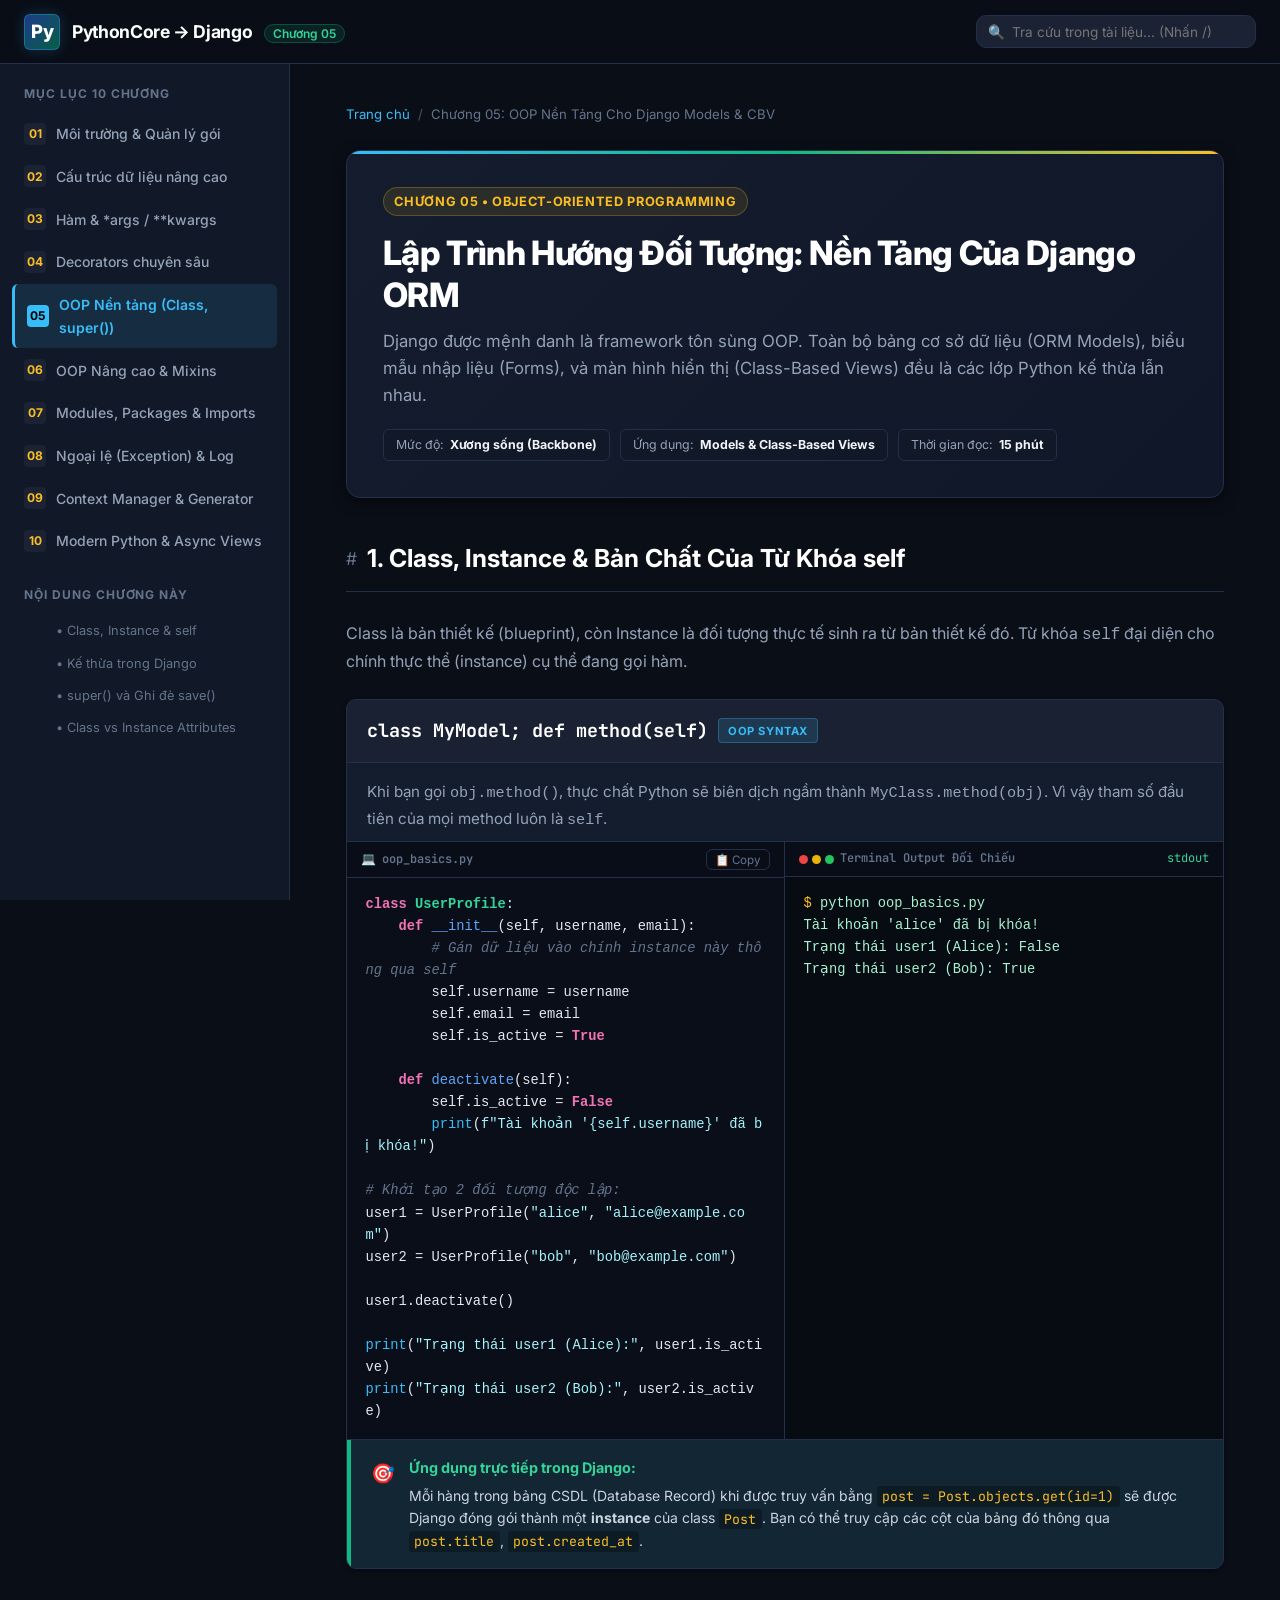
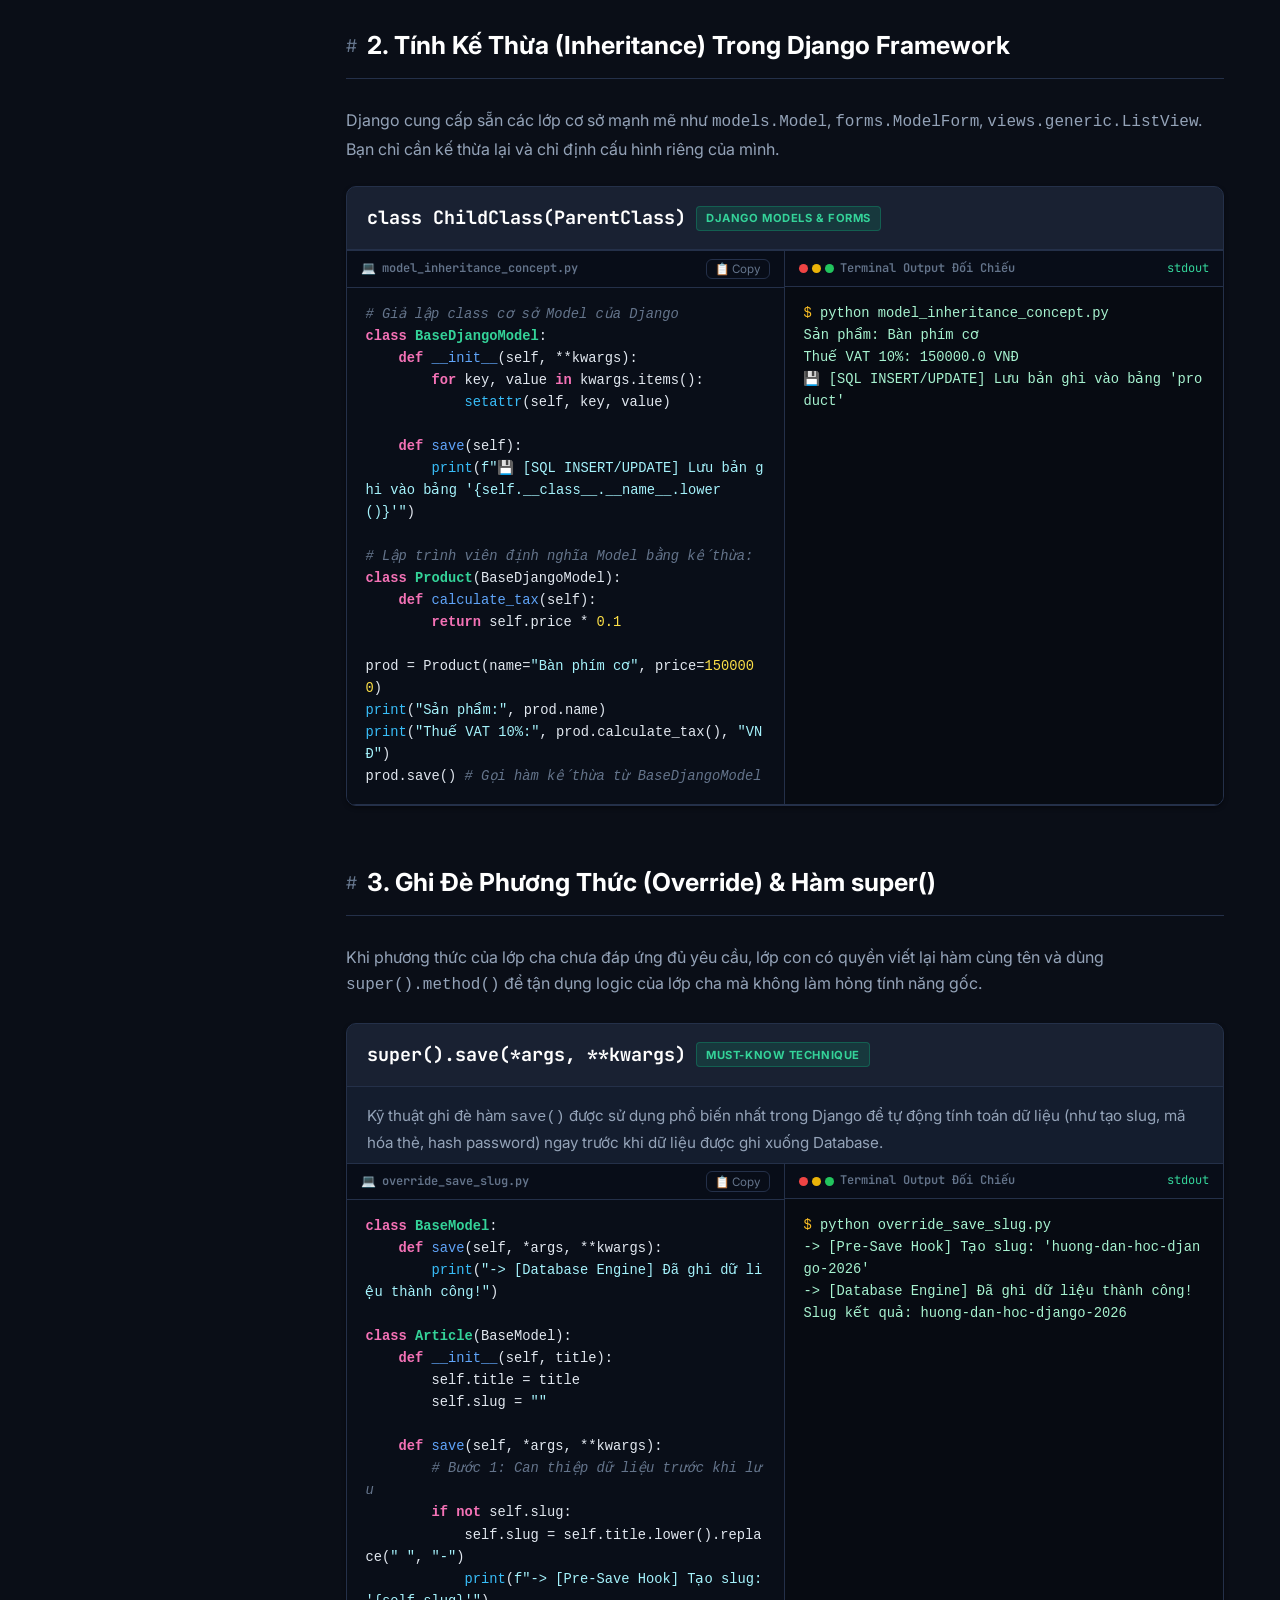
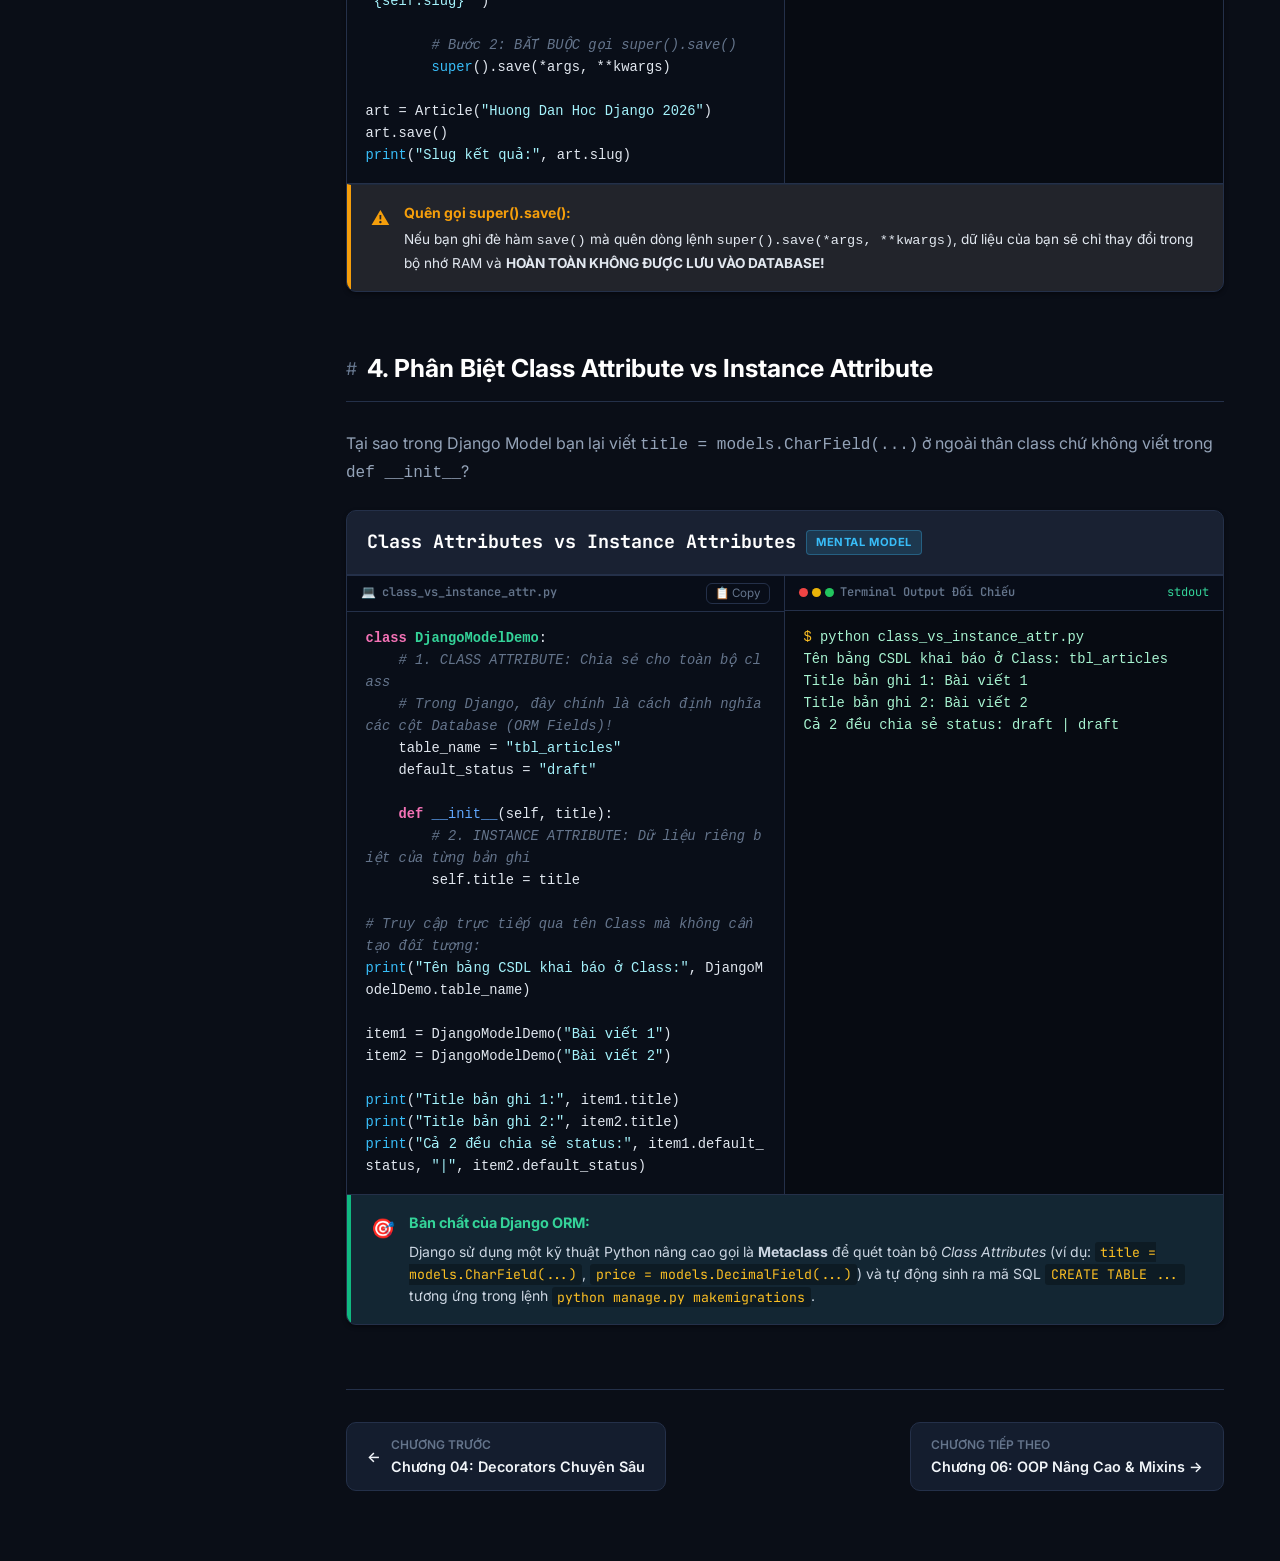
<file: chapters/chapter-05-oop-foundations.html>
<!DOCTYPE html>
<html lang="vi">

<head>
    <meta charset="UTF-8">
    <meta name="viewport" content="width=device-width, initial-scale=1.0">
    <title>Chương 05: OOP Nền Tảng Cho Django Models & CBV | Từ Điển Python</title>
    <meta name="description"
        content="Nắm vững class, self, tính kế thừa, hàm super() ghi đè save() và phân biệt Class vs Instance attribute trong Django.">
    <link rel="stylesheet" href="../assets/css/style.css">
    <link rel="preconnect" href="https://fonts.googleapis.com">
    <link rel="preconnect" href="https://fonts.gstatic.com" crossorigin>
    <link
        href="https://fonts.googleapis.com/css2?family=Inter:wght@400;500;600;700;800&family=JetBrains+Mono:wght@400;500;600;700&display=swap"
        rel="stylesheet">
</head>

<body>
    <!-- Header -->
    <header class="site-header">
        <div class="brand-wrapper">
            <button class="mobile-nav-toggle" id="mobileNavToggle" aria-label="Toggle Navigation">☰</button>
            <a href="../index.html" class="brand-logo" style="text-decoration: none;">Py</a>
            <div>
                <a href="../index.html" class="brand-title" style="text-decoration: none;">PythonCore &rarr; Django</a>
                <span class="brand-subtitle">Chương 05</span>
            </div>
        </div>

        <div class="header-actions">
            <div class="search-container">
                <span class="search-icon">🔍</span>
                <input type="text" class="search-input" id="globalSearchInput"
                    placeholder="Tra cứu trong tài liệu... (Nhấn /)" autocomplete="off">
                <div class="search-results-dropdown" id="searchResultsDropdown"></div>
            </div>
        </div>
    </header>

    <div class="app-container">
        <!-- Sidebar -->
        <aside class="site-sidebar" id="siteSidebar">
            <div class="sidebar-heading">Mục Lục 10 Chương</div>
            <ul class="sidebar-nav-list">
                <li class="sidebar-nav-item">
                    <a href="chapter-01-environment.html" class="sidebar-link">
                        <span class="chapter-num">01</span>
                        <span>Môi trường & Quản lý gói</span>
                    </a>
                </li>
                <li class="sidebar-nav-item">
                    <a href="chapter-02-data-structures.html" class="sidebar-link">
                        <span class="chapter-num">02</span>
                        <span>Cấu trúc dữ liệu nâng cao</span>
                    </a>
                </li>
                <li class="sidebar-nav-item">
                    <a href="chapter-03-functions-args-kwargs.html" class="sidebar-link">
                        <span class="chapter-num">03</span>
                        <span>Hàm & *args / **kwargs</span>
                    </a>
                </li>
                <li class="sidebar-nav-item">
                    <a href="chapter-04-decorators.html" class="sidebar-link">
                        <span class="chapter-num">04</span>
                        <span>Decorators chuyên sâu</span>
                    </a>
                </li>
                <li class="sidebar-nav-item">
                    <a href="chapter-05-oop-foundations.html" class="sidebar-link active">
                        <span class="chapter-num">05</span>
                        <span>OOP Nền tảng (Class, super())</span>
                    </a>
                </li>
                <li class="sidebar-nav-item">
                    <a href="chapter-06-oop-advanced-mixins.html" class="sidebar-link">
                        <span class="chapter-num">06</span>
                        <span>OOP Nâng cao & Mixins</span>
                    </a>
                </li>
                <li class="sidebar-nav-item">
                    <a href="chapter-07-modules-packages.html" class="sidebar-link">
                        <span class="chapter-num">07</span>
                        <span>Modules, Packages & Imports</span>
                    </a>
                </li>
                <li class="sidebar-nav-item">
                    <a href="chapter-08-exceptions-logging.html" class="sidebar-link">
                        <span class="chapter-num">08</span>
                        <span>Ngoại lệ (Exception) & Log</span>
                    </a>
                </li>
                <li class="sidebar-nav-item">
                    <a href="chapter-09-context-managers-generators.html" class="sidebar-link">
                        <span class="chapter-num">09</span>
                        <span>Context Manager & Generator</span>
                    </a>
                </li>
                <li class="sidebar-nav-item">
                    <a href="chapter-10-modern-python-async.html" class="sidebar-link">
                        <span class="chapter-num">10</span>
                        <span>Modern Python & Async Views</span>
                    </a>
                </li>
            </ul>

            <div class="sidebar-heading">Nội dung chương này</div>
            <div style="padding: 0 0.75rem;">
                <a href="#sec-classes-self" class="sidebar-sublink">&bull; Class, Instance & self</a>
                <a href="#sec-inheritance" class="sidebar-sublink">&bull; Kế thừa trong Django</a>
                <a href="#sec-super" class="sidebar-sublink">&bull; super() và Ghi đè save()</a>
                <a href="#sec-class-attributes" class="sidebar-sublink">&bull; Class vs Instance Attributes</a>
            </div>
        </aside>

        <!-- Main Content -->
        <main class="main-content">
            <div class="content-wrapper">

                <!-- Breadcrumb -->
                <nav class="breadcrumb-nav">
                    <a href="../index.html">Trang chủ</a>
                    <span class="breadcrumb-separator">/</span>
                    <span>Chương 05: OOP Nền Tảng Cho Django Models & CBV</span>
                </nav>

                <!-- Chapter Hero -->
                <header class="chapter-hero">
                    <div class="chapter-tag">CHƯƠNG 05 &bull; OBJECT-ORIENTED PROGRAMMING</div>
                    <h1 class="chapter-title">Lập Trình Hướng Đối Tượng: Nền Tảng Của Django ORM</h1>
                    <p class="chapter-desc">
                        Django được mệnh danh là framework tôn sùng OOP. Toàn bộ bảng cơ sở dữ liệu (ORM Models), biểu
                        mẫu nhập liệu (Forms), và màn hình hiển thị (Class-Based Views) đều là các lớp Python kế thừa
                        lẫn nhau.
                    </p>
                    <div class="chapter-meta-badges">
                        <span class="meta-badge">Mức độ: <strong>Xương sống (Backbone)</strong></span>
                        <span class="meta-badge">Ứng dụng: <strong>Models & Class-Based Views</strong></span>
                        <span class="meta-badge">Thời gian đọc: <strong>15 phút</strong></span>
                    </div>
                </header>

                <!-- Section 1: Class & self -->
                <section class="content-section" id="sec-classes-self">
                    <div class="section-header">
                        <span class="section-anchor">#</span>
                        <h2 class="section-title">1. Class, Instance & Bản Chất Của Từ Khóa self</h2>
                    </div>
                    <p class="section-lead">
                        Class là bản thiết kế (blueprint), còn Instance là đối tượng thực tế sinh ra từ bản thiết kế đó.
                        Từ khóa <code>self</code> đại diện cho chính thực thể (instance) cụ thể đang gọi hàm.
                    </p>

                    <div class="dict-card">
                        <div class="dict-header">
                            <div class="dict-title-group">
                                <span class="dict-term">class MyModel; def method(self)</span>
                                <span class="dict-badge badge-core">OOP Syntax</span>
                            </div>
                        </div>
                        <div class="dict-concept-desc">
                            Khi bạn gọi <code>obj.method()</code>, thực chất Python sẽ biên dịch ngầm thành
                            <code>MyClass.method(obj)</code>. Vì vậy tham số đầu tiên của mọi method luôn là
                            <code>self</code>.
                        </div>

                        <div class="split-view-container">
                            <div class="code-pane">
                                <div class="pane-header">
                                    <span class="pane-title"><span>💻</span> oop_basics.py</span>
                                    <button class="copy-btn"><span>📋 Copy</span></button>
                                </div>
                                <div class="pane-body code-body">
                                    <pre><span class="kw">class</span> <span class="cls">UserProfile</span>:
    <span class="kw">def</span> <span class="fn">__init__</span>(self, username, email):
        <span class="comment"># Gán dữ liệu vào chính instance này thông qua self</span>
        self.username = username
        self.email = email
        self.is_active = <span class="kw">True</span>

    <span class="kw">def</span> <span class="fn">deactivate</span>(self):
        self.is_active = <span class="kw">False</span>
        <span class="builtin">print</span>(<span class="str">f"Tài khoản '{self.username}' đã bị khóa!"</span>)

<span class="comment"># Khởi tạo 2 đối tượng độc lập:</span>
user1 = UserProfile(<span class="str">"alice"</span>, <span class="str">"alice@example.com"</span>)
user2 = UserProfile(<span class="str">"bob"</span>, <span class="str">"bob@example.com"</span>)

user1.deactivate()

<span class="builtin">print</span>(<span class="str">"Trạng thái user1 (Alice):"</span>, user1.is_active)
<span class="builtin">print</span>(<span class="str">"Trạng thái user2 (Bob):"</span>, user2.is_active)</pre>
                                </div>
                            </div>

                            <div class="output-pane">
                                <div class="pane-header">
                                    <span class="pane-title">
                                        <span class="terminal-dots">
                                            <span class="dot dot-red"></span>
                                            <span class="dot dot-yellow"></span>
                                            <span class="dot dot-green"></span>
                                        </span>
                                        <span>Terminal Output Đối Chiếu</span>
                                    </span>
                                    <span style="color: var(--accent-emerald);">stdout</span>
                                </div>
                                <div class="pane-body output-body">
                                    <pre><span class="prompt-sign">$</span> python oop_basics.py
Tài khoản 'alice' đã bị khóa!
Trạng thái user1 (Alice): False
Trạng thái user2 (Bob): True</pre>
                                </div>
                            </div>
                        </div>

                        <div class="django-context-box">
                            <div class="box-icon">🎯</div>
                            <div class="box-content">
                                <h4>Ứng dụng trực tiếp trong Django:</h4>
                                <p>Mỗi hàng trong bảng CSDL (Database Record) khi được truy vấn bằng
                                    <code>post = Post.objects.get(id=1)</code> sẽ được Django đóng gói thành một
                                    <strong>instance</strong> của class <code>Post</code>. Bạn có thể truy cập các cột
                                    của bảng đó thông qua <code>post.title</code>, <code>post.created_at</code>.</p>
                            </div>
                        </div>
                    </div>
                </section>

                <!-- Section 2: Inheritance -->
                <section class="content-section" id="sec-inheritance">
                    <div class="section-header">
                        <span class="section-anchor">#</span>
                        <h2 class="section-title">2. Tính Kế Thừa (Inheritance) Trong Django Framework</h2>
                    </div>
                    <p class="section-lead">
                        Django cung cấp sẵn các lớp cơ sở mạnh mẽ như <code>models.Model</code>,
                        <code>forms.ModelForm</code>, <code>views.generic.ListView</code>. Bạn chỉ cần kế thừa lại và
                        chỉ định cấu hình riêng của mình.
                    </p>

                    <div class="dict-card">
                        <div class="dict-header">
                            <div class="dict-title-group">
                                <span class="dict-term">class ChildClass(ParentClass)</span>
                                <span class="dict-badge badge-django">Django Models & Forms</span>
                            </div>
                        </div>

                        <div class="split-view-container">
                            <div class="code-pane">
                                <div class="pane-header">
                                    <span class="pane-title"><span>💻</span> model_inheritance_concept.py</span>
                                    <button class="copy-btn"><span>📋 Copy</span></button>
                                </div>
                                <div class="pane-body code-body">
                                    <pre><span class="comment"># Giả lập class cơ sở Model của Django</span>
<span class="kw">class</span> <span class="cls">BaseDjangoModel</span>:
    <span class="kw">def</span> <span class="fn">__init__</span>(self, **kwargs):
        <span class="kw">for</span> key, value <span class="kw">in</span> kwargs.items():
            <span class="builtin">setattr</span>(self, key, value)

    <span class="kw">def</span> <span class="fn">save</span>(self):
        <span class="builtin">print</span>(<span class="str">f"💾 [SQL INSERT/UPDATE] Lưu bản ghi vào bảng '{self.__class__.__name__.lower()}'"</span>)

<span class="comment"># Lập trình viên định nghĩa Model bằng kế thừa:</span>
<span class="kw">class</span> <span class="cls">Product</span>(BaseDjangoModel):
    <span class="kw">def</span> <span class="fn">calculate_tax</span>(self):
        <span class="kw">return</span> self.price * <span class="num">0.1</span>

prod = Product(name=<span class="str">"Bàn phím cơ"</span>, price=<span class="num">1500000</span>)
<span class="builtin">print</span>(<span class="str">"Sản phẩm:"</span>, prod.name)
<span class="builtin">print</span>(<span class="str">"Thuế VAT 10%:"</span>, prod.calculate_tax(), <span class="str">"VNĐ"</span>)
prod.save() <span class="comment"># Gọi hàm kế thừa từ BaseDjangoModel</span></pre>
                                </div>
                            </div>

                            <div class="output-pane">
                                <div class="pane-header">
                                    <span class="pane-title">
                                        <span class="terminal-dots">
                                            <span class="dot dot-red"></span>
                                            <span class="dot dot-yellow"></span>
                                            <span class="dot dot-green"></span>
                                        </span>
                                        <span>Terminal Output Đối Chiếu</span>
                                    </span>
                                    <span style="color: var(--accent-emerald);">stdout</span>
                                </div>
                                <div class="pane-body output-body">
                                    <pre><span class="prompt-sign">$</span> python model_inheritance_concept.py
Sản phẩm: Bàn phím cơ
Thuế VAT 10%: 150000.0 VNĐ
💾 [SQL INSERT/UPDATE] Lưu bản ghi vào bảng 'product'</pre>
                                </div>
                            </div>
                        </div>
                    </div>
                </section>

                <!-- Section 3: super() and override save -->
                <section class="content-section" id="sec-super">
                    <div class="section-header">
                        <span class="section-anchor">#</span>
                        <h2 class="section-title">3. Ghi Đè Phương Thức (Override) & Hàm super()</h2>
                    </div>
                    <p class="section-lead">
                        Khi phương thức của lớp cha chưa đáp ứng đủ yêu cầu, lớp con có quyền viết lại hàm cùng tên và
                        dùng <code>super().method()</code> để tận dụng logic của lớp cha mà không làm hỏng tính năng
                        gốc.
                    </p>

                    <div class="dict-card">
                        <div class="dict-header">
                            <div class="dict-title-group">
                                <span class="dict-term">super().save(*args, **kwargs)</span>
                                <span class="dict-badge badge-django">Must-Know Technique</span>
                            </div>
                        </div>
                        <div class="dict-concept-desc">
                            Kỹ thuật ghi đè hàm <code>save()</code> được sử dụng phổ biến nhất trong Django để tự động
                            tính toán dữ liệu (như tạo slug, mã hóa thẻ, hash password) ngay trước khi dữ liệu được ghi
                            xuống Database.
                        </div>

                        <div class="split-view-container">
                            <div class="code-pane">
                                <div class="pane-header">
                                    <span class="pane-title"><span>💻</span> override_save_slug.py</span>
                                    <button class="copy-btn"><span>📋 Copy</span></button>
                                </div>
                                <div class="pane-body code-body">
                                    <pre><span class="kw">class</span> <span class="cls">BaseModel</span>:
    <span class="kw">def</span> <span class="fn">save</span>(self, *args, **kwargs):
        <span class="builtin">print</span>(<span class="str">"-> [Database Engine] Đã ghi dữ liệu thành công!"</span>)

<span class="kw">class</span> <span class="cls">Article</span>(BaseModel):
    <span class="kw">def</span> <span class="fn">__init__</span>(self, title):
        self.title = title
        self.slug = <span class="str">""</span>

    <span class="kw">def</span> <span class="fn">save</span>(self, *args, **kwargs):
        <span class="comment"># Bước 1: Can thiệp dữ liệu trước khi lưu</span>
        <span class="kw">if not</span> self.slug:
            self.slug = self.title.lower().replace(<span class="str">" "</span>, <span class="str">"-"</span>)
            <span class="builtin">print</span>(<span class="str">f"-> [Pre-Save Hook] Tạo slug: '{self.slug}'"</span>)

        <span class="comment"># Bước 2: BẮT BUỘC gọi super().save()</span>
        <span class="builtin">super</span>().save(*args, **kwargs)

art = Article(<span class="str">"Huong Dan Hoc Django 2026"</span>)
art.save()
<span class="builtin">print</span>(<span class="str">"Slug kết quả:"</span>, art.slug)</pre>
                                </div>
                            </div>

                            <div class="output-pane">
                                <div class="pane-header">
                                    <span class="pane-title">
                                        <span class="terminal-dots">
                                            <span class="dot dot-red"></span>
                                            <span class="dot dot-yellow"></span>
                                            <span class="dot dot-green"></span>
                                        </span>
                                        <span>Terminal Output Đối Chiếu</span>
                                    </span>
                                    <span style="color: var(--accent-emerald);">stdout</span>
                                </div>
                                <div class="pane-body output-body">
                                    <pre><span class="prompt-sign">$</span> python override_save_slug.py
-> [Pre-Save Hook] Tạo slug: 'huong-dan-hoc-django-2026'
-> [Database Engine] Đã ghi dữ liệu thành công!
Slug kết quả: huong-dan-hoc-django-2026</pre>
                                </div>
                            </div>
                        </div>

                        <div class="pitfall-box">
                            <div class="pitfall-icon">⚠️</div>
                            <div class="pitfall-content">
                                <h4>Quên gọi super().save():</h4>
                                <p>Nếu bạn ghi đè hàm <code>save()</code> mà quên dòng lệnh
                                    <code>super().save(*args, **kwargs)</code>, dữ liệu của bạn sẽ chỉ thay đổi trong bộ
                                    nhớ RAM và <strong>HOÀN TOÀN KHÔNG ĐƯỢC LƯU VÀO DATABASE!</strong></p>
                            </div>
                        </div>
                    </div>
                </section>

                <!-- Section 4: Class vs Instance Attributes -->
                <section class="content-section" id="sec-class-attributes">
                    <div class="section-header">
                        <span class="section-anchor">#</span>
                        <h2 class="section-title">4. Phân Biệt Class Attribute vs Instance Attribute</h2>
                    </div>
                    <p class="section-lead">
                        Tại sao trong Django Model bạn lại viết <code>title = models.CharField(...)</code> ở ngoài thân
                        class chứ không viết trong <code>def __init__</code>?
                    </p>

                    <div class="dict-card">
                        <div class="dict-header">
                            <div class="dict-title-group">
                                <span class="dict-term">Class Attributes vs Instance Attributes</span>
                                <span class="dict-badge badge-core">Mental Model</span>
                            </div>
                        </div>

                        <div class="split-view-container">
                            <div class="code-pane">
                                <div class="pane-header">
                                    <span class="pane-title"><span>💻</span> class_vs_instance_attr.py</span>
                                    <button class="copy-btn"><span>📋 Copy</span></button>
                                </div>
                                <div class="pane-body code-body">
                                    <pre><span class="kw">class</span> <span class="cls">DjangoModelDemo</span>:
    <span class="comment"># 1. CLASS ATTRIBUTE: Chia sẻ cho toàn bộ class</span>
    <span class="comment"># Trong Django, đây chính là cách định nghĩa các cột Database (ORM Fields)!</span>
    table_name = <span class="str">"tbl_articles"</span>
    default_status = <span class="str">"draft"</span>

    <span class="kw">def</span> <span class="fn">__init__</span>(self, title):
        <span class="comment"># 2. INSTANCE ATTRIBUTE: Dữ liệu riêng biệt của từng bản ghi</span>
        self.title = title

<span class="comment"># Truy cập trực tiếp qua tên Class mà không cần tạo đối tượng:</span>
<span class="builtin">print</span>(<span class="str">"Tên bảng CSDL khai báo ở Class:"</span>, DjangoModelDemo.table_name)

item1 = DjangoModelDemo(<span class="str">"Bài viết 1"</span>)
item2 = DjangoModelDemo(<span class="str">"Bài viết 2"</span>)

<span class="builtin">print</span>(<span class="str">"Title bản ghi 1:"</span>, item1.title)
<span class="builtin">print</span>(<span class="str">"Title bản ghi 2:"</span>, item2.title)
<span class="builtin">print</span>(<span class="str">"Cả 2 đều chia sẻ status:"</span>, item1.default_status, <span class="str">"|"</span>, item2.default_status)</pre>
                                </div>
                            </div>

                            <div class="output-pane">
                                <div class="pane-header">
                                    <span class="pane-title">
                                        <span class="terminal-dots">
                                            <span class="dot dot-red"></span>
                                            <span class="dot dot-yellow"></span>
                                            <span class="dot dot-green"></span>
                                        </span>
                                        <span>Terminal Output Đối Chiếu</span>
                                    </span>
                                    <span style="color: var(--accent-emerald);">stdout</span>
                                </div>
                                <div class="pane-body output-body">
                                    <pre><span class="prompt-sign">$</span> python class_vs_instance_attr.py
Tên bảng CSDL khai báo ở Class: tbl_articles
Title bản ghi 1: Bài viết 1
Title bản ghi 2: Bài viết 2
Cả 2 đều chia sẻ status: draft | draft</pre>
                                </div>
                            </div>
                        </div>

                        <div class="django-context-box">
                            <div class="box-icon">🎯</div>
                            <div class="box-content">
                                <h4>Bản chất của Django ORM:</h4>
                                <p>Django sử dụng một kỹ thuật Python nâng cao gọi là <strong>Metaclass</strong> để quét
                                    toàn bộ <em>Class Attributes</em> (ví dụ:
                                    <code>title = models.CharField(...)</code>,
                                    <code>price = models.DecimalField(...)</code>) và tự động sinh ra mã SQL
                                    <code>CREATE TABLE ...</code> tương ứng trong lệnh
                                    <code>python manage.py makemigrations</code>.</p>
                            </div>
                        </div>
                    </div>
                </section>

                <!-- Chapter Navigation Footer -->
                <div class="chapter-nav-footer">
                    <a href="chapter-04-decorators.html" class="nav-btn nav-btn-prev">
                        <span>&larr;</span>
                        <div>
                            <span class="nav-btn-label">Chương trước</span>
                            <span>Chương 04: Decorators Chuyên Sâu</span>
                        </div>
                    </a>
                    <a href="chapter-06-oop-advanced-mixins.html" class="nav-btn nav-btn-next">
                        <div>
                            <span class="nav-btn-label">Chương tiếp theo</span>
                            <span>Chương 06: OOP Nâng Cao & Mixins &rarr;</span>
                        </div>
                    </a>
                </div>

            </div>
        </main>
    </div>

    <script src="../assets/js/search-data.js"></script>
    <script src="../assets/js/app.js"></script>
</body>

</html>
</file>
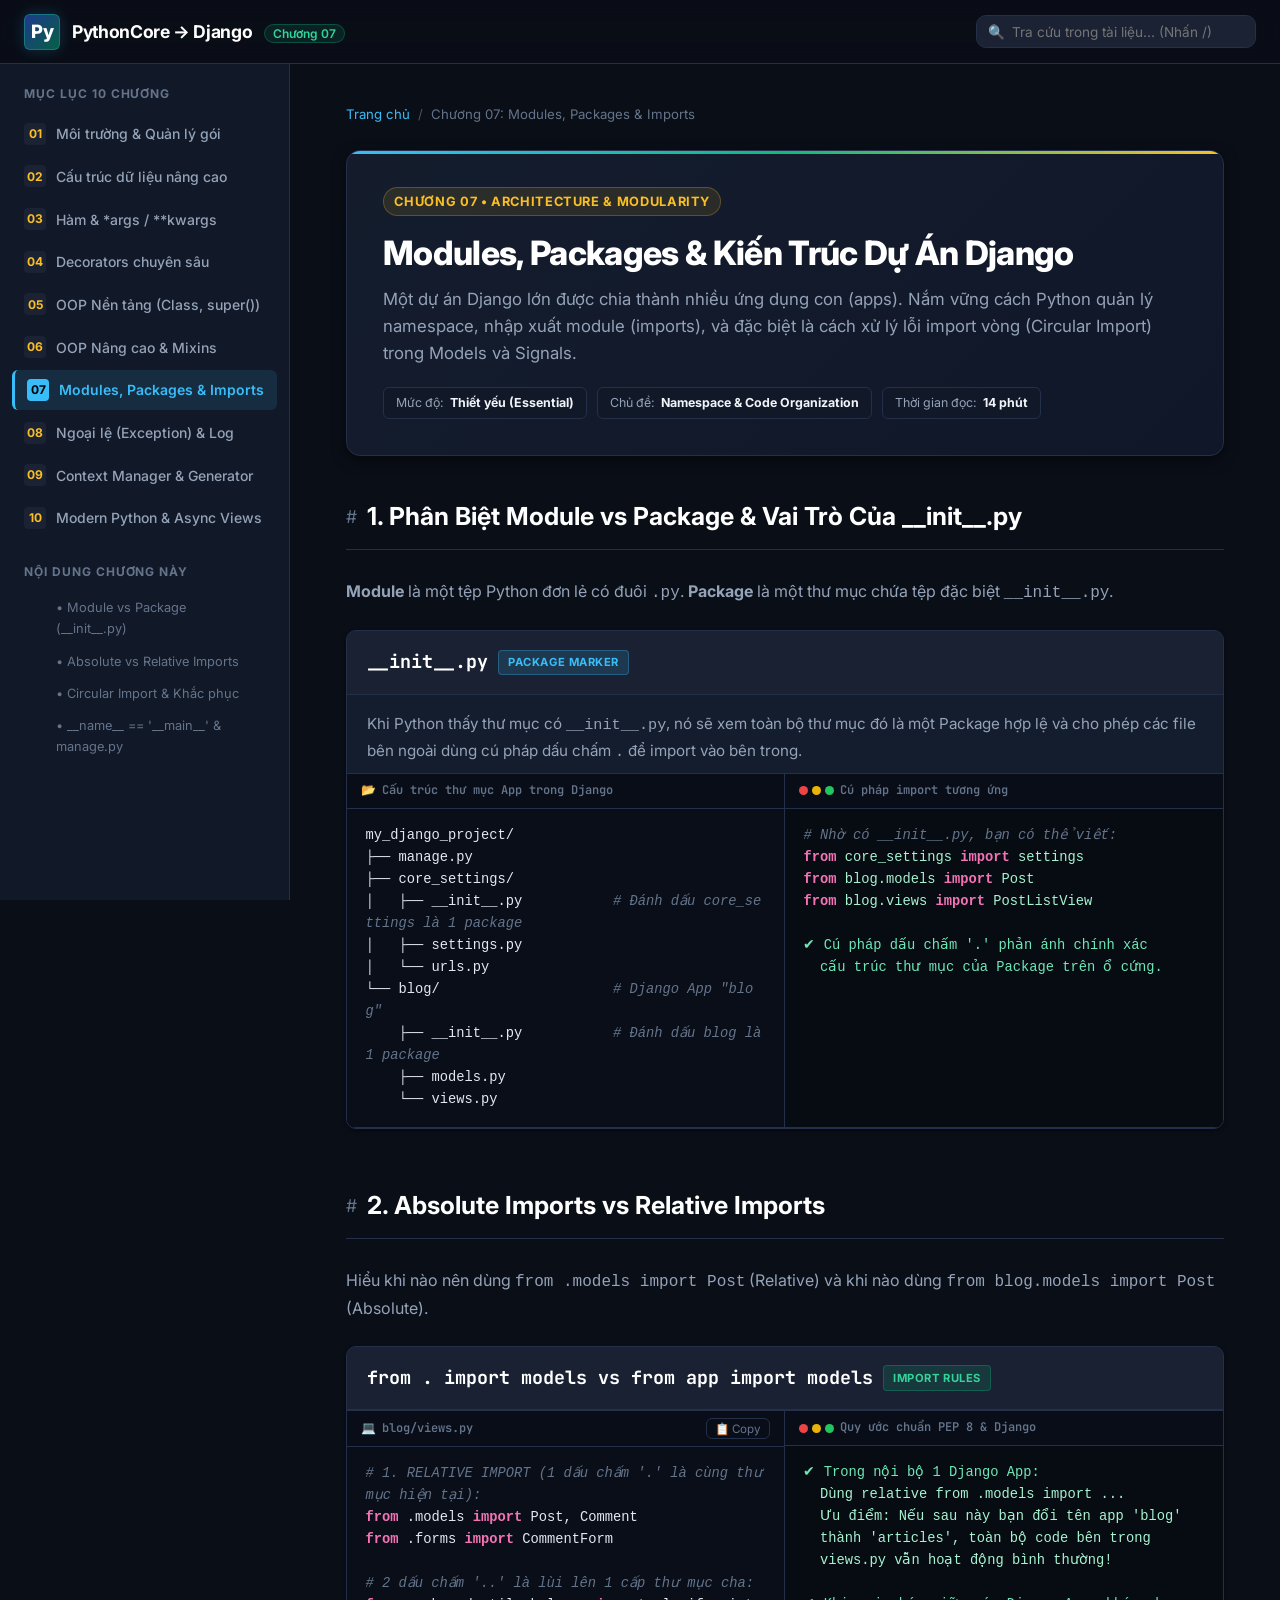
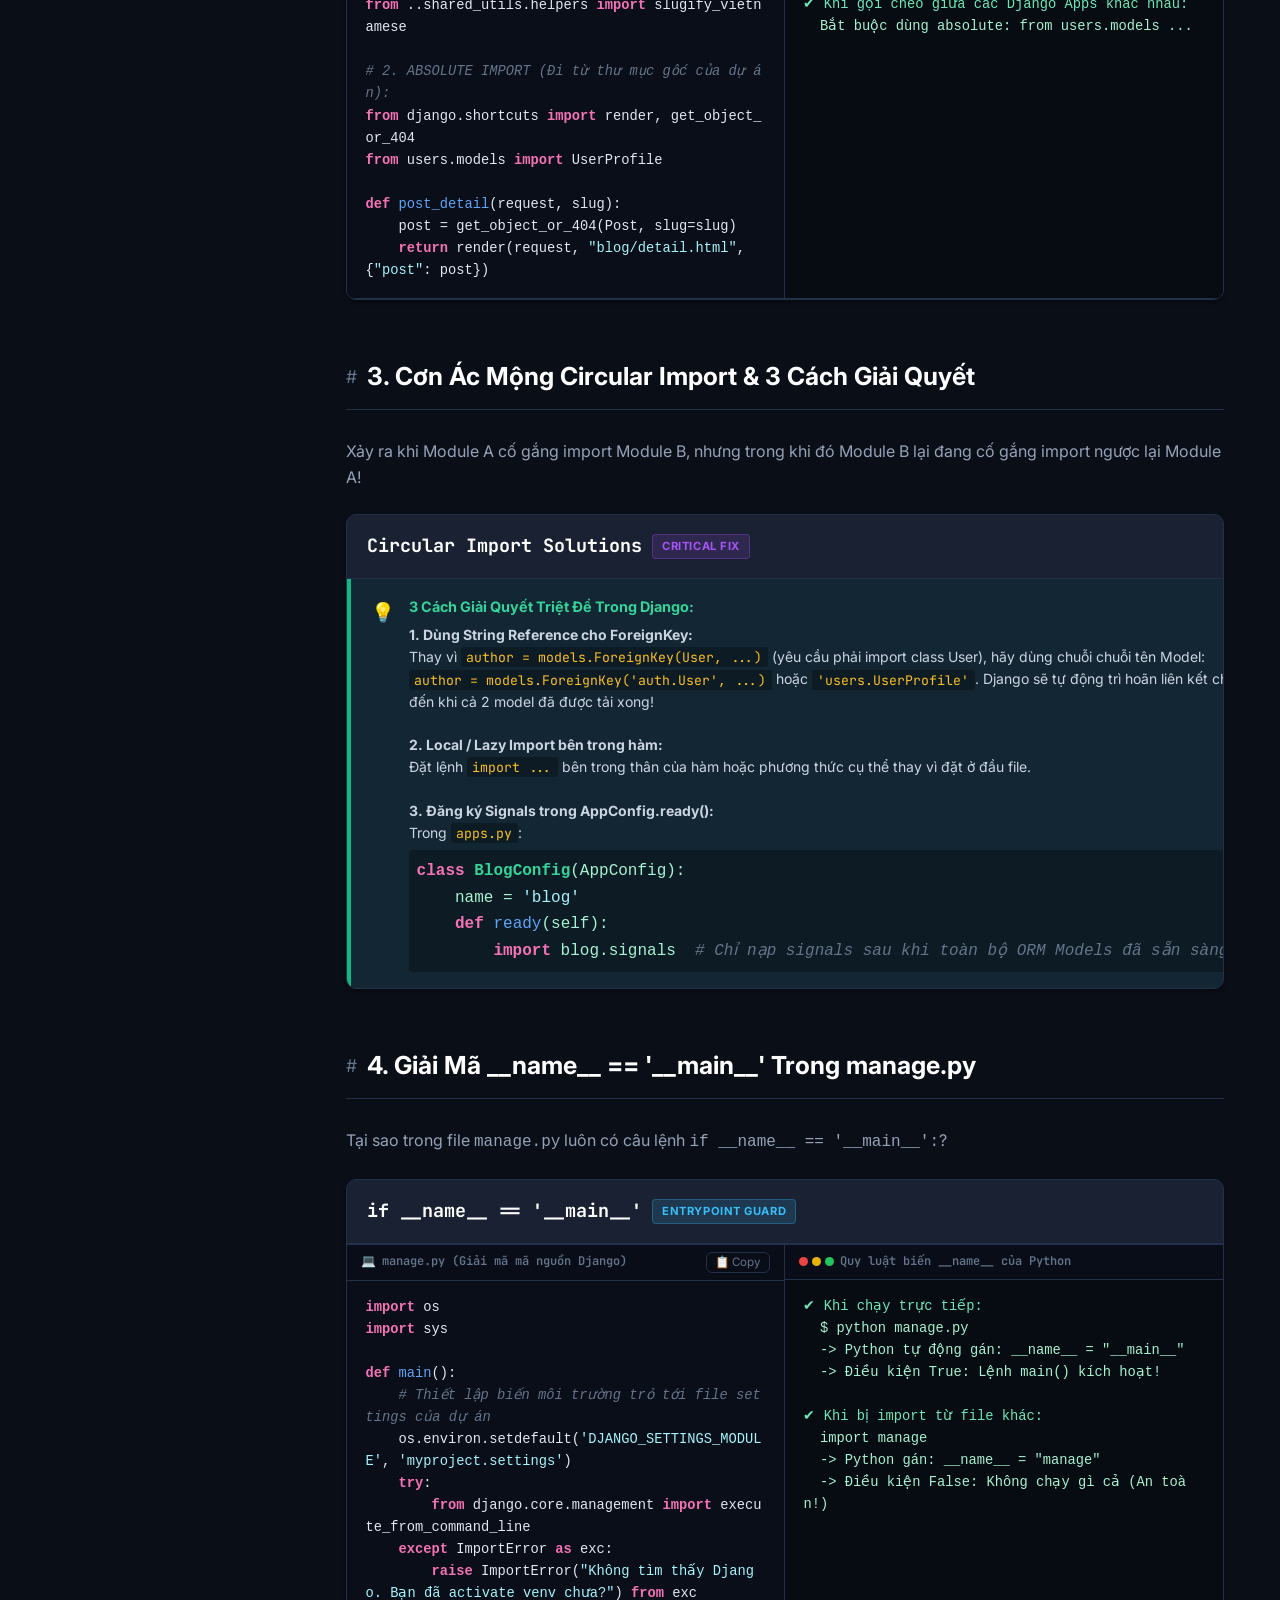
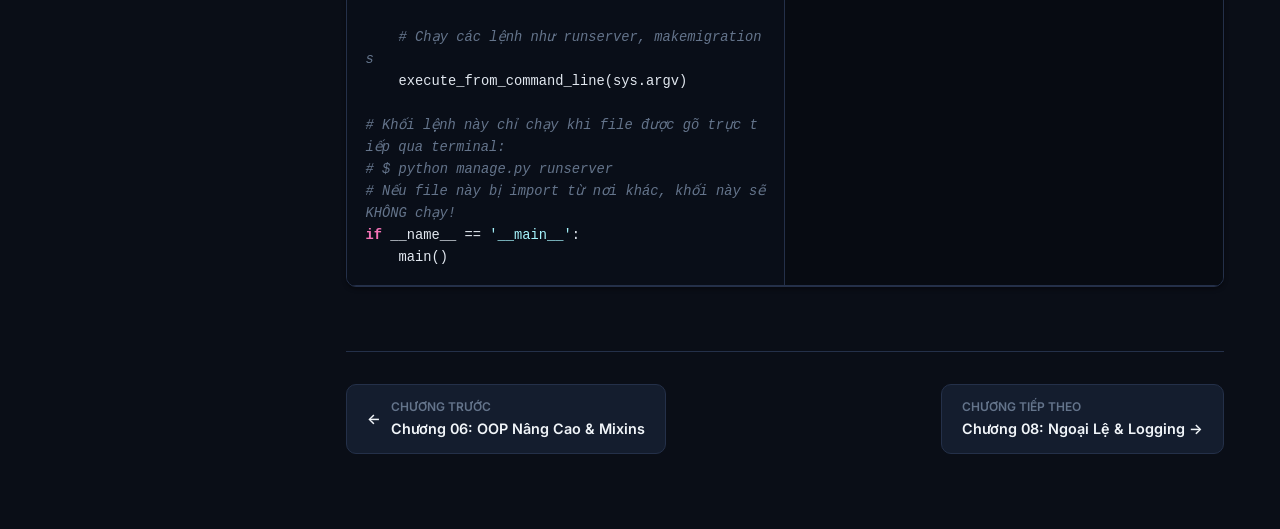
<file: chapters/chapter-07-modules-packages.html>
<!DOCTYPE html>
<html lang="vi">

<head>
    <meta charset="UTF-8">
    <meta name="viewport" content="width=device-width, initial-scale=1.0">
    <title>Chương 07: Modules, Packages & Imports Trong Django | Từ Điển Python</title>
    <meta name="description"
        content="Hiểu rõ __init__.py, relative vs absolute imports, giải quyết triệt để lỗi Circular Import và entrypoint manage.py trong Django.">
    <link rel="stylesheet" href="../assets/css/style.css">
    <link rel="preconnect" href="https://fonts.googleapis.com">
    <link rel="preconnect" href="https://fonts.gstatic.com" crossorigin>
    <link
        href="https://fonts.googleapis.com/css2?family=Inter:wght@400;500;600;700;800&family=JetBrains+Mono:wght@400;500;600;700&display=swap"
        rel="stylesheet">
</head>

<body>
    <!-- Header -->
    <header class="site-header">
        <div class="brand-wrapper">
            <button class="mobile-nav-toggle" id="mobileNavToggle" aria-label="Toggle Navigation">☰</button>
            <a href="../index.html" class="brand-logo" style="text-decoration: none;">Py</a>
            <div>
                <a href="../index.html" class="brand-title" style="text-decoration: none;">PythonCore &rarr; Django</a>
                <span class="brand-subtitle">Chương 07</span>
            </div>
        </div>

        <div class="header-actions">
            <div class="search-container">
                <span class="search-icon">🔍</span>
                <input type="text" class="search-input" id="globalSearchInput"
                    placeholder="Tra cứu trong tài liệu... (Nhấn /)" autocomplete="off">
                <div class="search-results-dropdown" id="searchResultsDropdown"></div>
            </div>
        </div>
    </header>

    <div class="app-container">
        <!-- Sidebar -->
        <aside class="site-sidebar" id="siteSidebar">
            <div class="sidebar-heading">Mục Lục 10 Chương</div>
            <ul class="sidebar-nav-list">
                <li class="sidebar-nav-item">
                    <a href="chapter-01-environment.html" class="sidebar-link">
                        <span class="chapter-num">01</span>
                        <span>Môi trường & Quản lý gói</span>
                    </a>
                </li>
                <li class="sidebar-nav-item">
                    <a href="chapter-02-data-structures.html" class="sidebar-link">
                        <span class="chapter-num">02</span>
                        <span>Cấu trúc dữ liệu nâng cao</span>
                    </a>
                </li>
                <li class="sidebar-nav-item">
                    <a href="chapter-03-functions-args-kwargs.html" class="sidebar-link">
                        <span class="chapter-num">03</span>
                        <span>Hàm & *args / **kwargs</span>
                    </a>
                </li>
                <li class="sidebar-nav-item">
                    <a href="chapter-04-decorators.html" class="sidebar-link">
                        <span class="chapter-num">04</span>
                        <span>Decorators chuyên sâu</span>
                    </a>
                </li>
                <li class="sidebar-nav-item">
                    <a href="chapter-05-oop-foundations.html" class="sidebar-link">
                        <span class="chapter-num">05</span>
                        <span>OOP Nền tảng (Class, super())</span>
                    </a>
                </li>
                <li class="sidebar-nav-item">
                    <a href="chapter-06-oop-advanced-mixins.html" class="sidebar-link">
                        <span class="chapter-num">06</span>
                        <span>OOP Nâng cao & Mixins</span>
                    </a>
                </li>
                <li class="sidebar-nav-item">
                    <a href="chapter-07-modules-packages.html" class="sidebar-link active">
                        <span class="chapter-num">07</span>
                        <span>Modules, Packages & Imports</span>
                    </a>
                </li>
                <li class="sidebar-nav-item">
                    <a href="chapter-08-exceptions-logging.html" class="sidebar-link">
                        <span class="chapter-num">08</span>
                        <span>Ngoại lệ (Exception) & Log</span>
                    </a>
                </li>
                <li class="sidebar-nav-item">
                    <a href="chapter-09-context-managers-generators.html" class="sidebar-link">
                        <span class="chapter-num">09</span>
                        <span>Context Manager & Generator</span>
                    </a>
                </li>
                <li class="sidebar-nav-item">
                    <a href="chapter-10-modern-python-async.html" class="sidebar-link">
                        <span class="chapter-num">10</span>
                        <span>Modern Python & Async Views</span>
                    </a>
                </li>
            </ul>

            <div class="sidebar-heading">Nội dung chương này</div>
            <div style="padding: 0 0.75rem;">
                <a href="#sec-packages" class="sidebar-sublink">&bull; Module vs Package (__init__.py)</a>
                <a href="#sec-relative-imports" class="sidebar-sublink">&bull; Absolute vs Relative Imports</a>
                <a href="#sec-circular-import" class="sidebar-sublink">&bull; Circular Import & Khắc phục</a>
                <a href="#sec-dunder-main" class="sidebar-sublink">&bull; __name__ == '__main__' & manage.py</a>
            </div>
        </aside>

        <!-- Main Content -->
        <main class="main-content">
            <div class="content-wrapper">

                <!-- Breadcrumb -->
                <nav class="breadcrumb-nav">
                    <a href="../index.html">Trang chủ</a>
                    <span class="breadcrumb-separator">/</span>
                    <span>Chương 07: Modules, Packages & Imports</span>
                </nav>

                <!-- Chapter Hero -->
                <header class="chapter-hero">
                    <div class="chapter-tag">CHƯƠNG 07 &bull; ARCHITECTURE & MODULARITY</div>
                    <h1 class="chapter-title">Modules, Packages & Kiến Trúc Dự Án Django</h1>
                    <p class="chapter-desc">
                        Một dự án Django lớn được chia thành nhiều ứng dụng con (apps). Nắm vững cách Python quản lý
                        namespace, nhập xuất module (imports), và đặc biệt là cách xử lý lỗi import vòng (Circular
                        Import) trong Models và Signals.
                    </p>
                    <div class="chapter-meta-badges">
                        <span class="meta-badge">Mức độ: <strong>Thiết yếu (Essential)</strong></span>
                        <span class="meta-badge">Chủ đề: <strong>Namespace & Code Organization</strong></span>
                        <span class="meta-badge">Thời gian đọc: <strong>14 phút</strong></span>
                    </div>
                </header>

                <!-- Section 1: Packages -->
                <section class="content-section" id="sec-packages">
                    <div class="section-header">
                        <span class="section-anchor">#</span>
                        <h2 class="section-title">1. Phân Biệt Module vs Package & Vai Trò Của __init__.py</h2>
                    </div>
                    <p class="section-lead">
                        <strong>Module</strong> là một tệp Python đơn lẻ có đuôi <code>.py</code>.
                        <strong>Package</strong> là một thư mục chứa tệp đặc biệt <code>__init__.py</code>.
                    </p>

                    <div class="dict-card">
                        <div class="dict-header">
                            <div class="dict-title-group">
                                <span class="dict-term">__init__.py</span>
                                <span class="dict-badge badge-core">Package Marker</span>
                            </div>
                        </div>
                        <div class="dict-concept-desc">
                            Khi Python thấy thư mục có <code>__init__.py</code>, nó sẽ xem toàn bộ thư mục đó là một
                            Package hợp lệ và cho phép các file bên ngoài dùng cú pháp dấu chấm <code>.</code> để import
                            vào bên trong.
                        </div>

                        <div class="split-view-container">
                            <div class="code-pane">
                                <div class="pane-header">
                                    <span class="pane-title"><span>📂</span> Cấu trúc thư mục App trong Django</span>
                                </div>
                                <div class="pane-body code-body">
                                    <pre>my_django_project/
├── manage.py
├── core_settings/
│   ├── __init__.py           <span class="comment"># Đánh dấu core_settings là 1 package</span>
│   ├── settings.py
│   └── urls.py
└── blog/                     <span class="comment"># Django App "blog"</span>
    ├── __init__.py           <span class="comment"># Đánh dấu blog là 1 package</span>
    ├── models.py
    └── views.py</pre>
                                </div>
                            </div>

                            <div class="output-pane">
                                <div class="pane-header">
                                    <span class="pane-title">
                                        <span class="terminal-dots">
                                            <span class="dot dot-red"></span>
                                            <span class="dot dot-yellow"></span>
                                            <span class="dot dot-green"></span>
                                        </span>
                                        <span>Cú pháp import tương ứng</span>
                                    </span>
                                </div>
                                <div class="pane-body output-body">
                                    <pre><span class="comment"># Nhờ có __init__.py, bạn có thể viết:</span>
<span class="kw">from</span> core_settings <span class="kw">import</span> settings
<span class="kw">from</span> blog.models <span class="kw">import</span> Post
<span class="kw">from</span> blog.views <span class="kw">import</span> PostListView

<span style="color: #6ee7b7;">✔ Cú pháp dấu chấm '.' phản ánh chính xác
  cấu trúc thư mục của Package trên ổ cứng.</span></pre>
                                </div>
                            </div>
                        </div>
                    </div>
                </section>

                <!-- Section 2: Relative vs Absolute Imports -->
                <section class="content-section" id="sec-relative-imports">
                    <div class="section-header">
                        <span class="section-anchor">#</span>
                        <h2 class="section-title">2. Absolute Imports vs Relative Imports</h2>
                    </div>
                    <p class="section-lead">
                        Hiểu khi nào nên dùng <code>from .models import Post</code> (Relative) và khi nào dùng
                        <code>from blog.models import Post</code> (Absolute).
                    </p>

                    <div class="dict-card">
                        <div class="dict-header">
                            <div class="dict-title-group">
                                <span class="dict-term">from . import models vs from app import models</span>
                                <span class="dict-badge badge-django">Import Rules</span>
                            </div>
                        </div>

                        <div class="split-view-container">
                            <div class="code-pane">
                                <div class="pane-header">
                                    <span class="pane-title"><span>💻</span> blog/views.py</span>
                                    <button class="copy-btn"><span>📋 Copy</span></button>
                                </div>
                                <div class="pane-body code-body">
                                    <pre><span class="comment"># 1. RELATIVE IMPORT (1 dấu chấm '.' là cùng thư mục hiện tại):</span>
<span class="kw">from</span> .models <span class="kw">import</span> Post, Comment
<span class="kw">from</span> .forms <span class="kw">import</span> CommentForm

<span class="comment"># 2 dấu chấm '..' là lùi lên 1 cấp thư mục cha:</span>
<span class="kw">from</span> ..shared_utils.helpers <span class="kw">import</span> slugify_vietnamese

<span class="comment"># 2. ABSOLUTE IMPORT (Đi từ thư mục gốc của dự án):</span>
<span class="kw">from</span> django.shortcuts <span class="kw">import</span> render, get_object_or_404
<span class="kw">from</span> users.models <span class="kw">import</span> UserProfile

<span class="kw">def</span> <span class="fn">post_detail</span>(request, slug):
    post = get_object_or_404(Post, slug=slug)
    <span class="kw">return</span> render(request, <span class="str">"blog/detail.html"</span>, {<span class="str">"post"</span>: post})</pre>
                                </div>
                            </div>

                            <div class="output-pane">
                                <div class="pane-header">
                                    <span class="pane-title">
                                        <span class="terminal-dots">
                                            <span class="dot dot-red"></span>
                                            <span class="dot dot-yellow"></span>
                                            <span class="dot dot-green"></span>
                                        </span>
                                        <span>Quy ước chuẩn PEP 8 & Django</span>
                                    </span>
                                </div>
                                <div class="pane-body output-body">
                                    <pre><span style="color: #6ee7b7;">✔ Trong nội bộ 1 Django App:</span>
  Dùng relative <code>from .models import ...</code>
  Ưu điểm: Nếu sau này bạn đổi tên app 'blog'
  thành 'articles', toàn bộ code bên trong
  views.py vẫn hoạt động bình thường!

<span style="color: #6ee7b7;">✔ Khi gọi chéo giữa các Django Apps khác nhau:</span>
  Bắt buộc dùng absolute: <code>from users.models ...</code></pre>
                                </div>
                            </div>
                        </div>
                    </div>
                </section>

                <!-- Section 3: Circular Import -->
                <section class="content-section" id="sec-circular-import">
                    <div class="section-header">
                        <span class="section-anchor">#</span>
                        <h2 class="section-title">3. Cơn Ác Mộng Circular Import & 3 Cách Giải Quyết</h2>
                    </div>
                    <p class="section-lead">
                        Xảy ra khi Module A cố gắng import Module B, nhưng trong khi đó Module B lại đang cố gắng import
                        ngược lại Module A!
                    </p>

                    <div class="dict-card">
                        <div class="dict-header">
                            <div class="dict-title-group">
                                <span class="dict-term">Circular Import Solutions</span>
                                <span class="dict-badge badge-advanced">Critical Fix</span>
                            </div>
                        </div>

                        <div class="django-context-box">
                            <div class="box-icon">💡</div>
                            <div class="box-content">
                                <h4>3 Cách Giải Quyết Triệt Để Trong Django:</h4>
                                <p>
                                    <strong>1. Dùng String Reference cho ForeignKey:</strong><br>
                                    Thay vì <code>author = models.ForeignKey(User, ...)</code> (yêu cầu phải import
                                    class User), hãy dùng chuỗi chuỗi tên Model:
                                    <code>author = models.ForeignKey('auth.User', ...)</code> hoặc
                                    <code>'users.UserProfile'</code>. Django sẽ tự động trì hoãn liên kết cho đến khi cả
                                    2 model đã được tải xong!<br><br>
                                    <strong>2. Local / Lazy Import bên trong hàm:</strong><br>
                                    Đặt lệnh <code>import ...</code> bên trong thân của hàm hoặc phương thức cụ thể thay
                                    vì đặt ở đầu file.<br><br>
                                    <strong>3. Đăng ký Signals trong AppConfig.ready():</strong><br>
                                    Trong <code>apps.py</code>:
                                <pre
                                    style="background: rgba(0,0,0,0.3); padding: 0.5rem; border-radius: 4px; margin-top: 0.4rem; color: #a7f3d0;"><span class="kw">class</span> <span class="cls">BlogConfig</span>(AppConfig):
    name = <span class="str">'blog'</span>
    <span class="kw">def</span> <span class="fn">ready</span>(self):
        <span class="kw">import</span> blog.signals  <span class="comment"># Chỉ nạp signals sau khi toàn bộ ORM Models đã sẵn sàng!</span></pre>
                                </p>
                            </div>
                        </div>
                    </div>
                </section>

                <!-- Section 4: dunder main -->
                <section class="content-section" id="sec-dunder-main">
                    <div class="section-header">
                        <span class="section-anchor">#</span>
                        <h2 class="section-title">4. Giải Mã __name__ == '__main__' Trong manage.py</h2>
                    </div>
                    <p class="section-lead">
                        Tại sao trong file <code>manage.py</code> luôn có câu lệnh
                        <code>if __name__ == '__main__':</code>?
                    </p>

                    <div class="dict-card">
                        <div class="dict-header">
                            <div class="dict-title-group">
                                <span class="dict-term">if __name__ == '__main__'</span>
                                <span class="dict-badge badge-core">Entrypoint Guard</span>
                            </div>
                        </div>

                        <div class="split-view-container">
                            <div class="code-pane">
                                <div class="pane-header">
                                    <span class="pane-title"><span>💻</span> manage.py (Giải mã mã nguồn Django)</span>
                                    <button class="copy-btn"><span>📋 Copy</span></button>
                                </div>
                                <div class="pane-body code-body">
                                    <pre><span class="kw">import</span> os
<span class="kw">import</span> sys

<span class="kw">def</span> <span class="fn">main</span>():
    <span class="comment"># Thiết lập biến môi trường trỏ tới file settings của dự án</span>
    os.environ.setdefault(<span class="str">'DJANGO_SETTINGS_MODULE'</span>, <span class="str">'myproject.settings'</span>)
    <span class="kw">try</span>:
        <span class="kw">from</span> django.core.management <span class="kw">import</span> execute_from_command_line
    <span class="kw">except</span> ImportError <span class="kw">as</span> exc:
        <span class="kw">raise</span> ImportError(<span class="str">"Không tìm thấy Django. Bạn đã activate venv chưa?"</span>) <span class="kw">from</span> exc
    
    <span class="comment"># Chạy các lệnh như runserver, makemigrations</span>
    execute_from_command_line(sys.argv)

<span class="comment"># Khối lệnh này chỉ chạy khi file được gõ trực tiếp qua terminal:</span>
<span class="comment"># $ python manage.py runserver</span>
<span class="comment"># Nếu file này bị import từ nơi khác, khối này sẽ KHÔNG chạy!</span>
<span class="kw">if</span> __name__ == <span class="str">'__main__'</span>:
    main()</pre>
                                </div>
                            </div>

                            <div class="output-pane">
                                <div class="pane-header">
                                    <span class="pane-title">
                                        <span class="terminal-dots">
                                            <span class="dot dot-red"></span>
                                            <span class="dot dot-yellow"></span>
                                            <span class="dot dot-green"></span>
                                        </span>
                                        <span>Quy luật biến __name__ của Python</span>
                                    </span>
                                </div>
                                <div class="pane-body output-body">
                                    <pre><span style="color: #6ee7b7;">✔ Khi chạy trực tiếp:</span>
  $ python manage.py
  -> Python tự động gán: <code>__name__ = "__main__"</code>
  -> Điều kiện True: Lệnh main() kích hoạt!

<span style="color: #6ee7b7;">✔ Khi bị import từ file khác:</span>
  import manage
  -> Python gán: <code>__name__ = "manage"</code>
  -> Điều kiện False: Không chạy gì cả (An toàn!)</pre>
                                </div>
                            </div>
                        </div>
                    </div>
                </section>

                <!-- Chapter Navigation Footer -->
                <div class="chapter-nav-footer">
                    <a href="chapter-06-oop-advanced-mixins.html" class="nav-btn nav-btn-prev">
                        <span>&larr;</span>
                        <div>
                            <span class="nav-btn-label">Chương trước</span>
                            <span>Chương 06: OOP Nâng Cao & Mixins</span>
                        </div>
                    </a>
                    <a href="chapter-08-exceptions-logging.html" class="nav-btn nav-btn-next">
                        <div>
                            <span class="nav-btn-label">Chương tiếp theo</span>
                            <span>Chương 08: Ngoại Lệ & Logging &rarr;</span>
                        </div>
                    </a>
                </div>

            </div>
        </main>
    </div>

    <script src="../assets/js/search-data.js"></script>
    <script src="../assets/js/app.js"></script>
</body>

</html>
</file>
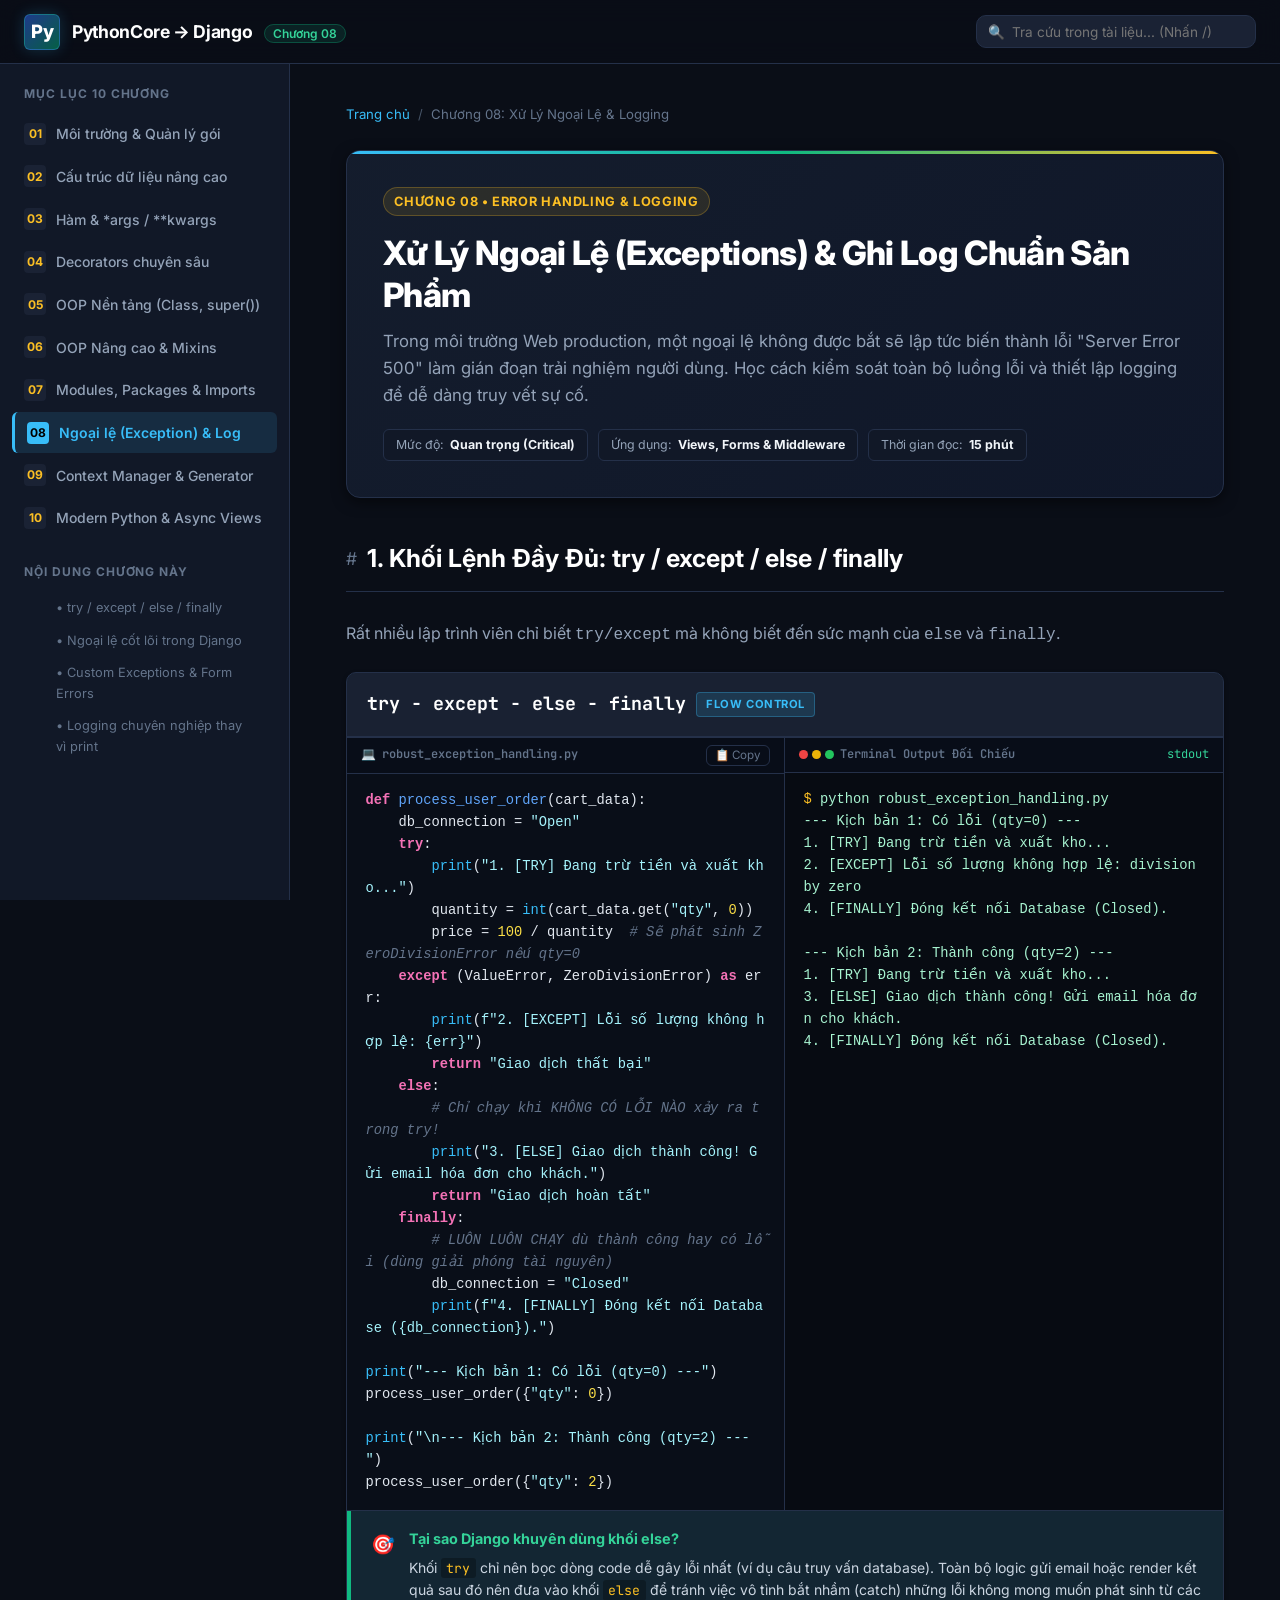
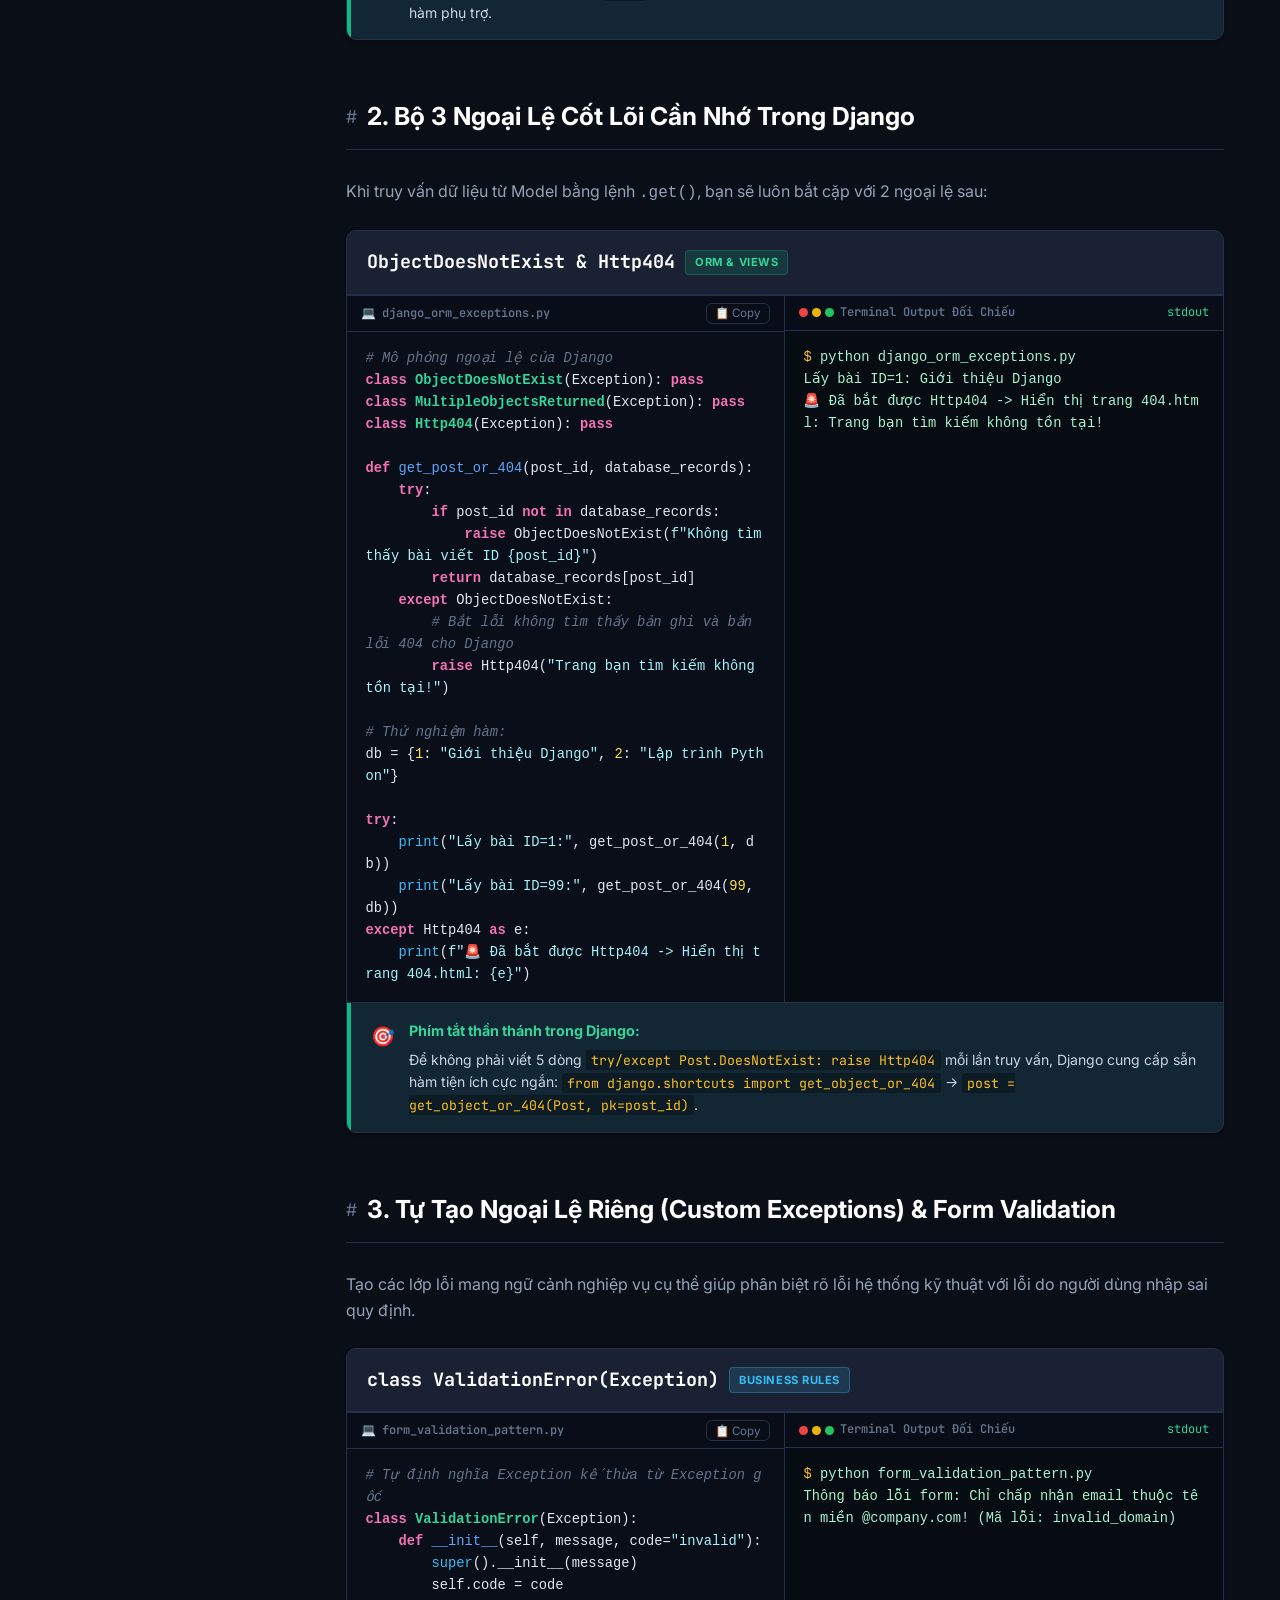
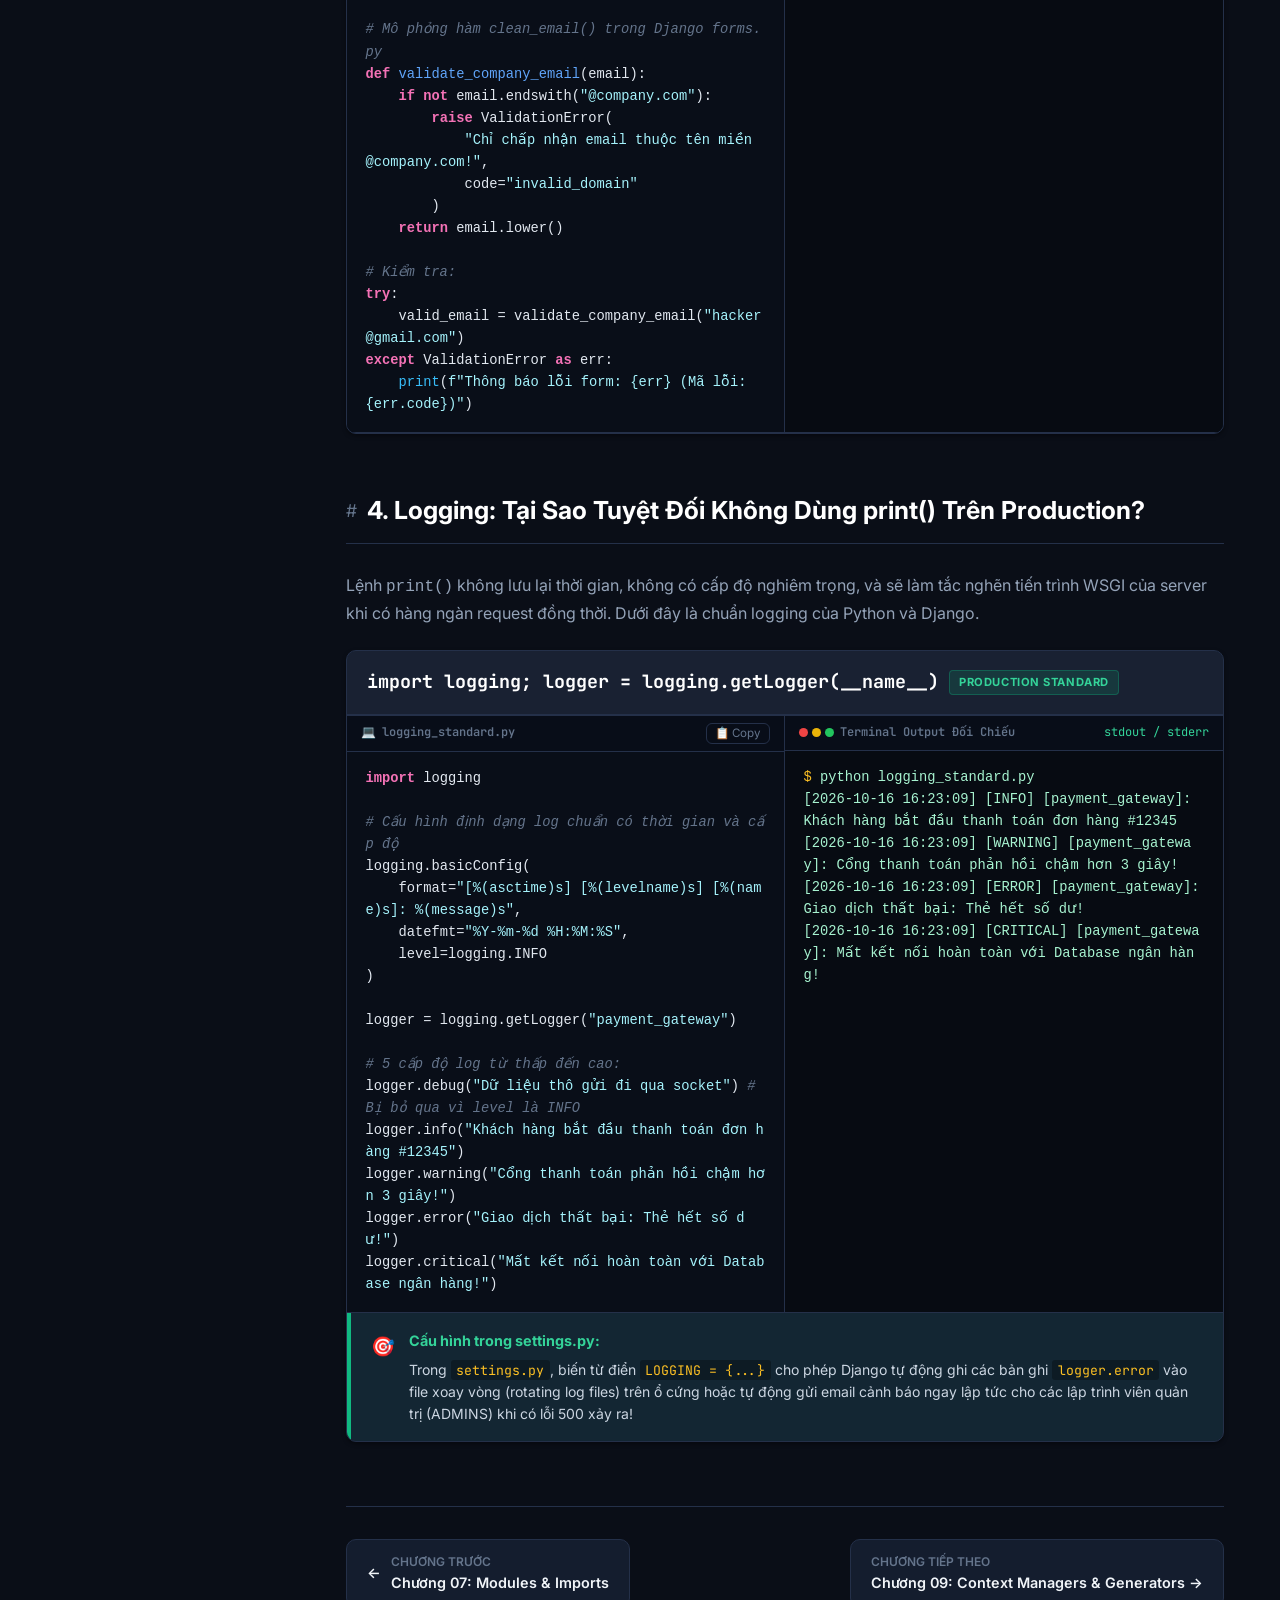
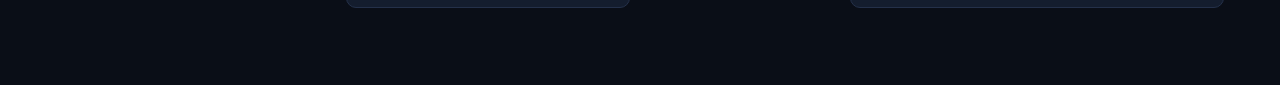
<file: chapters/chapter-08-exceptions-logging.html>
<!DOCTYPE html>
<html lang="vi">

<head>
    <meta charset="UTF-8">
    <meta name="viewport" content="width=device-width, initial-scale=1.0">
    <title>Chương 08: Xử Lý Ngoại Lệ & Logging | Từ Điển Python Cho Django</title>
    <meta name="description"
        content="Làm chủ try/except/else/finally, Http404, ObjectDoesNotExist, ValidationError và thiết lập logging chuẩn cho dự án Django.">
    <link rel="stylesheet" href="../assets/css/style.css">
    <link rel="preconnect" href="https://fonts.googleapis.com">
    <link rel="preconnect" href="https://fonts.gstatic.com" crossorigin>
    <link
        href="https://fonts.googleapis.com/css2?family=Inter:wght@400;500;600;700;800&family=JetBrains+Mono:wght@400;500;600;700&display=swap"
        rel="stylesheet">
</head>

<body>
    <!-- Header -->
    <header class="site-header">
        <div class="brand-wrapper">
            <button class="mobile-nav-toggle" id="mobileNavToggle" aria-label="Toggle Navigation">☰</button>
            <a href="../index.html" class="brand-logo" style="text-decoration: none;">Py</a>
            <div>
                <a href="../index.html" class="brand-title" style="text-decoration: none;">PythonCore &rarr; Django</a>
                <span class="brand-subtitle">Chương 08</span>
            </div>
        </div>

        <div class="header-actions">
            <div class="search-container">
                <span class="search-icon">🔍</span>
                <input type="text" class="search-input" id="globalSearchInput"
                    placeholder="Tra cứu trong tài liệu... (Nhấn /)" autocomplete="off">
                <div class="search-results-dropdown" id="searchResultsDropdown"></div>
            </div>
        </div>
    </header>

    <div class="app-container">
        <!-- Sidebar -->
        <aside class="site-sidebar" id="siteSidebar">
            <div class="sidebar-heading">Mục Lục 10 Chương</div>
            <ul class="sidebar-nav-list">
                <li class="sidebar-nav-item">
                    <a href="chapter-01-environment.html" class="sidebar-link">
                        <span class="chapter-num">01</span>
                        <span>Môi trường & Quản lý gói</span>
                    </a>
                </li>
                <li class="sidebar-nav-item">
                    <a href="chapter-02-data-structures.html" class="sidebar-link">
                        <span class="chapter-num">02</span>
                        <span>Cấu trúc dữ liệu nâng cao</span>
                    </a>
                </li>
                <li class="sidebar-nav-item">
                    <a href="chapter-03-functions-args-kwargs.html" class="sidebar-link">
                        <span class="chapter-num">03</span>
                        <span>Hàm & *args / **kwargs</span>
                    </a>
                </li>
                <li class="sidebar-nav-item">
                    <a href="chapter-04-decorators.html" class="sidebar-link">
                        <span class="chapter-num">04</span>
                        <span>Decorators chuyên sâu</span>
                    </a>
                </li>
                <li class="sidebar-nav-item">
                    <a href="chapter-05-oop-foundations.html" class="sidebar-link">
                        <span class="chapter-num">05</span>
                        <span>OOP Nền tảng (Class, super())</span>
                    </a>
                </li>
                <li class="sidebar-nav-item">
                    <a href="chapter-06-oop-advanced-mixins.html" class="sidebar-link">
                        <span class="chapter-num">06</span>
                        <span>OOP Nâng cao & Mixins</span>
                    </a>
                </li>
                <li class="sidebar-nav-item">
                    <a href="chapter-07-modules-packages.html" class="sidebar-link">
                        <span class="chapter-num">07</span>
                        <span>Modules, Packages & Imports</span>
                    </a>
                </li>
                <li class="sidebar-nav-item">
                    <a href="chapter-08-exceptions-logging.html" class="sidebar-link active">
                        <span class="chapter-num">08</span>
                        <span>Ngoại lệ (Exception) & Log</span>
                    </a>
                </li>
                <li class="sidebar-nav-item">
                    <a href="chapter-09-context-managers-generators.html" class="sidebar-link">
                        <span class="chapter-num">09</span>
                        <span>Context Manager & Generator</span>
                    </a>
                </li>
                <li class="sidebar-nav-item">
                    <a href="chapter-10-modern-python-async.html" class="sidebar-link">
                        <span class="chapter-num">10</span>
                        <span>Modern Python & Async Views</span>
                    </a>
                </li>
            </ul>

            <div class="sidebar-heading">Nội dung chương này</div>
            <div style="padding: 0 0.75rem;">
                <a href="#sec-try-except" class="sidebar-sublink">&bull; try / except / else / finally</a>
                <a href="#sec-django-exceptions" class="sidebar-sublink">&bull; Ngoại lệ cốt lõi trong Django</a>
                <a href="#sec-custom-exceptions" class="sidebar-sublink">&bull; Custom Exceptions & Form Errors</a>
                <a href="#sec-logging" class="sidebar-sublink">&bull; Logging chuyên nghiệp thay vì print</a>
            </div>
        </aside>

        <!-- Main Content -->
        <main class="main-content">
            <div class="content-wrapper">

                <!-- Breadcrumb -->
                <nav class="breadcrumb-nav">
                    <a href="../index.html">Trang chủ</a>
                    <span class="breadcrumb-separator">/</span>
                    <span>Chương 08: Xử Lý Ngoại Lệ & Logging</span>
                </nav>

                <!-- Chapter Hero -->
                <header class="chapter-hero">
                    <div class="chapter-tag">CHƯƠNG 08 &bull; ERROR HANDLING & LOGGING</div>
                    <h1 class="chapter-title">Xử Lý Ngoại Lệ (Exceptions) & Ghi Log Chuẩn Sản Phẩm</h1>
                    <p class="chapter-desc">
                        Trong môi trường Web production, một ngoại lệ không được bắt sẽ lập tức biến thành lỗi "Server
                        Error 500" làm gián đoạn trải nghiệm người dùng. Học cách kiểm soát toàn bộ luồng lỗi và thiết
                        lập logging để dễ dàng truy vết sự cố.
                    </p>
                    <div class="chapter-meta-badges">
                        <span class="meta-badge">Mức độ: <strong>Quan trọng (Critical)</strong></span>
                        <span class="meta-badge">Ứng dụng: <strong>Views, Forms & Middleware</strong></span>
                        <span class="meta-badge">Thời gian đọc: <strong>15 phút</strong></span>
                    </div>
                </header>

                <!-- Section 1: try except else finally -->
                <section class="content-section" id="sec-try-except">
                    <div class="section-header">
                        <span class="section-anchor">#</span>
                        <h2 class="section-title">1. Khối Lệnh Đầy Đủ: try / except / else / finally</h2>
                    </div>
                    <p class="section-lead">
                        Rất nhiều lập trình viên chỉ biết <code>try/except</code> mà không biết đến sức mạnh của
                        <code>else</code> và <code>finally</code>.
                    </p>

                    <div class="dict-card">
                        <div class="dict-header">
                            <div class="dict-title-group">
                                <span class="dict-term">try - except - else - finally</span>
                                <span class="dict-badge badge-core">Flow Control</span>
                            </div>
                        </div>

                        <div class="split-view-container">
                            <div class="code-pane">
                                <div class="pane-header">
                                    <span class="pane-title"><span>💻</span> robust_exception_handling.py</span>
                                    <button class="copy-btn"><span>📋 Copy</span></button>
                                </div>
                                <div class="pane-body code-body">
                                    <pre><span class="kw">def</span> <span class="fn">process_user_order</span>(cart_data):
    db_connection = <span class="str">"Open"</span>
    <span class="kw">try</span>:
        <span class="builtin">print</span>(<span class="str">"1. [TRY] Đang trừ tiền và xuất kho..."</span>)
        quantity = <span class="builtin">int</span>(cart_data.get(<span class="str">"qty"</span>, <span class="num">0</span>))
        price = <span class="num">100</span> / quantity  <span class="comment"># Sẽ phát sinh ZeroDivisionError nếu qty=0</span>
    <span class="kw">except</span> (ValueError, ZeroDivisionError) <span class="kw">as</span> err:
        <span class="builtin">print</span>(<span class="str">f"2. [EXCEPT] Lỗi số lượng không hợp lệ: {err}"</span>)
        <span class="kw">return</span> <span class="str">"Giao dịch thất bại"</span>
    <span class="kw">else</span>:
        <span class="comment"># Chỉ chạy khi KHÔNG CÓ LỖI NÀO xảy ra trong try!</span>
        <span class="builtin">print</span>(<span class="str">"3. [ELSE] Giao dịch thành công! Gửi email hóa đơn cho khách."</span>)
        <span class="kw">return</span> <span class="str">"Giao dịch hoàn tất"</span>
    <span class="kw">finally</span>:
        <span class="comment"># LUÔN LUÔN CHẠY dù thành công hay có lỗi (dùng giải phóng tài nguyên)</span>
        db_connection = <span class="str">"Closed"</span>
        <span class="builtin">print</span>(<span class="str">f"4. [FINALLY] Đóng kết nối Database ({db_connection})."</span>)

<span class="builtin">print</span>(<span class="str">"--- Kịch bản 1: Có lỗi (qty=0) ---"</span>)
process_user_order({<span class="str">"qty"</span>: <span class="num">0</span>})

<span class="builtin">print</span>(<span class="str">"\n--- Kịch bản 2: Thành công (qty=2) ---"</span>)
process_user_order({<span class="str">"qty"</span>: <span class="num">2</span>})</pre>
                                </div>
                            </div>

                            <div class="output-pane">
                                <div class="pane-header">
                                    <span class="pane-title">
                                        <span class="terminal-dots">
                                            <span class="dot dot-red"></span>
                                            <span class="dot dot-yellow"></span>
                                            <span class="dot dot-green"></span>
                                        </span>
                                        <span>Terminal Output Đối Chiếu</span>
                                    </span>
                                    <span style="color: var(--accent-emerald);">stdout</span>
                                </div>
                                <div class="pane-body output-body">
                                    <pre><span class="prompt-sign">$</span> python robust_exception_handling.py
--- Kịch bản 1: Có lỗi (qty=0) ---
1. [TRY] Đang trừ tiền và xuất kho...
2. [EXCEPT] Lỗi số lượng không hợp lệ: division by zero
4. [FINALLY] Đóng kết nối Database (Closed).

--- Kịch bản 2: Thành công (qty=2) ---
1. [TRY] Đang trừ tiền và xuất kho...
3. [ELSE] Giao dịch thành công! Gửi email hóa đơn cho khách.
4. [FINALLY] Đóng kết nối Database (Closed).</pre>
                                </div>
                            </div>
                        </div>

                        <div class="django-context-box">
                            <div class="box-icon">🎯</div>
                            <div class="box-content">
                                <h4>Tại sao Django khuyên dùng khối else?</h4>
                                <p>Khối <code>try</code> chỉ nên bọc dòng code dễ gây lỗi nhất (ví dụ câu truy vấn
                                    database). Toàn bộ logic gửi email hoặc render kết quả sau đó nên đưa vào khối
                                    <code>else</code> để tránh việc vô tình bắt nhầm (catch) những lỗi không mong muốn
                                    phát sinh từ các hàm phụ trợ.</p>
                            </div>
                        </div>
                    </div>
                </section>

                <!-- Section 2: Django Core Exceptions -->
                <section class="content-section" id="sec-django-exceptions">
                    <div class="section-header">
                        <span class="section-anchor">#</span>
                        <h2 class="section-title">2. Bộ 3 Ngoại Lệ Cốt Lõi Cần Nhớ Trong Django</h2>
                    </div>
                    <p class="section-lead">
                        Khi truy vấn dữ liệu từ Model bằng lệnh <code>.get()</code>, bạn sẽ luôn bắt cặp với 2 ngoại lệ
                        sau:
                    </p>

                    <div class="dict-card">
                        <div class="dict-header">
                            <div class="dict-title-group">
                                <span class="dict-term">ObjectDoesNotExist & Http404</span>
                                <span class="dict-badge badge-django">ORM & Views</span>
                            </div>
                        </div>

                        <div class="split-view-container">
                            <div class="code-pane">
                                <div class="pane-header">
                                    <span class="pane-title"><span>💻</span> django_orm_exceptions.py</span>
                                    <button class="copy-btn"><span>📋 Copy</span></button>
                                </div>
                                <div class="pane-body code-body">
                                    <pre><span class="comment"># Mô phỏng ngoại lệ của Django</span>
<span class="kw">class</span> <span class="cls">ObjectDoesNotExist</span>(Exception): <span class="kw">pass</span>
<span class="kw">class</span> <span class="cls">MultipleObjectsReturned</span>(Exception): <span class="kw">pass</span>
<span class="kw">class</span> <span class="cls">Http404</span>(Exception): <span class="kw">pass</span>

<span class="kw">def</span> <span class="fn">get_post_or_404</span>(post_id, database_records):
    <span class="kw">try</span>:
        <span class="kw">if</span> post_id <span class="kw">not in</span> database_records:
            <span class="kw">raise</span> ObjectDoesNotExist(<span class="str">f"Không tìm thấy bài viết ID {post_id}"</span>)
        <span class="kw">return</span> database_records[post_id]
    <span class="kw">except</span> ObjectDoesNotExist:
        <span class="comment"># Bắt lỗi không tìm thấy bản ghi và bắn lỗi 404 cho Django</span>
        <span class="kw">raise</span> Http404(<span class="str">"Trang bạn tìm kiếm không tồn tại!"</span>)

<span class="comment"># Thử nghiệm hàm:</span>
db = {<span class="num">1</span>: <span class="str">"Giới thiệu Django"</span>, <span class="num">2</span>: <span class="str">"Lập trình Python"</span>}

<span class="kw">try</span>:
    <span class="builtin">print</span>(<span class="str">"Lấy bài ID=1:"</span>, get_post_or_404(<span class="num">1</span>, db))
    <span class="builtin">print</span>(<span class="str">"Lấy bài ID=99:"</span>, get_post_or_404(<span class="num">99</span>, db))
<span class="kw">except</span> Http404 <span class="kw">as</span> e:
    <span class="builtin">print</span>(<span class="str">f"🚨 Đã bắt được Http404 -> Hiển thị trang 404.html: {e}"</span>)</pre>
                                </div>
                            </div>

                            <div class="output-pane">
                                <div class="pane-header">
                                    <span class="pane-title">
                                        <span class="terminal-dots">
                                            <span class="dot dot-red"></span>
                                            <span class="dot dot-yellow"></span>
                                            <span class="dot dot-green"></span>
                                        </span>
                                        <span>Terminal Output Đối Chiếu</span>
                                    </span>
                                    <span style="color: var(--accent-emerald);">stdout</span>
                                </div>
                                <div class="pane-body output-body">
                                    <pre><span class="prompt-sign">$</span> python django_orm_exceptions.py
Lấy bài ID=1: Giới thiệu Django
🚨 Đã bắt được Http404 -> Hiển thị trang 404.html: Trang bạn tìm kiếm không tồn tại!</pre>
                                </div>
                            </div>
                        </div>

                        <div class="django-context-box">
                            <div class="box-icon">🎯</div>
                            <div class="box-content">
                                <h4>Phím tắt thần thánh trong Django:</h4>
                                <p>Để không phải viết 5 dòng <code>try/except Post.DoesNotExist: raise Http404</code>
                                    mỗi lần truy vấn, Django cung cấp sẵn hàm tiện ích cực ngắn:
                                    <code>from django.shortcuts import get_object_or_404</code> &rarr;
                                    <code>post = get_object_or_404(Post, pk=post_id)</code>.</p>
                            </div>
                        </div>
                    </div>
                </section>

                <!-- Section 3: Custom Exceptions & Form Errors -->
                <section class="content-section" id="sec-custom-exceptions">
                    <div class="section-header">
                        <span class="section-anchor">#</span>
                        <h2 class="section-title">3. Tự Tạo Ngoại Lệ Riêng (Custom Exceptions) & Form Validation</h2>
                    </div>
                    <p class="section-lead">
                        Tạo các lớp lỗi mang ngữ cảnh nghiệp vụ cụ thể giúp phân biệt rõ lỗi hệ thống kỹ thuật với lỗi
                        do người dùng nhập sai quy định.
                    </p>

                    <div class="dict-card">
                        <div class="dict-header">
                            <div class="dict-title-group">
                                <span class="dict-term">class ValidationError(Exception)</span>
                                <span class="dict-badge badge-core">Business Rules</span>
                            </div>
                        </div>

                        <div class="split-view-container">
                            <div class="code-pane">
                                <div class="pane-header">
                                    <span class="pane-title"><span>💻</span> form_validation_pattern.py</span>
                                    <button class="copy-btn"><span>📋 Copy</span></button>
                                </div>
                                <div class="pane-body code-body">
                                    <pre><span class="comment"># Tự định nghĩa Exception kế thừa từ Exception gốc</span>
<span class="kw">class</span> <span class="cls">ValidationError</span>(Exception):
    <span class="kw">def</span> <span class="fn">__init__</span>(self, message, code=<span class="str">"invalid"</span>):
        <span class="builtin">super</span>().__init__(message)
        self.code = code

<span class="comment"># Mô phỏng hàm clean_email() trong Django forms.py</span>
<span class="kw">def</span> <span class="fn">validate_company_email</span>(email):
    <span class="kw">if not</span> email.endswith(<span class="str">"@company.com"</span>):
        <span class="kw">raise</span> ValidationError(
            <span class="str">"Chỉ chấp nhận email thuộc tên miền @company.com!"</span>,
            code=<span class="str">"invalid_domain"</span>
        )
    <span class="kw">return</span> email.lower()

<span class="comment"># Kiểm tra:</span>
<span class="kw">try</span>:
    valid_email = validate_company_email(<span class="str">"hacker@gmail.com"</span>)
<span class="kw">except</span> ValidationError <span class="kw">as</span> err:
    <span class="builtin">print</span>(<span class="str">f"Thông báo lỗi form: {err} (Mã lỗi: {err.code})"</span>)</pre>
                                </div>
                            </div>

                            <div class="output-pane">
                                <div class="pane-header">
                                    <span class="pane-title">
                                        <span class="terminal-dots">
                                            <span class="dot dot-red"></span>
                                            <span class="dot dot-yellow"></span>
                                            <span class="dot dot-green"></span>
                                        </span>
                                        <span>Terminal Output Đối Chiếu</span>
                                    </span>
                                    <span style="color: var(--accent-emerald);">stdout</span>
                                </div>
                                <div class="pane-body output-body">
                                    <pre><span class="prompt-sign">$</span> python form_validation_pattern.py
Thông báo lỗi form: Chỉ chấp nhận email thuộc tên miền @company.com! (Mã lỗi: invalid_domain)</pre>
                                </div>
                            </div>
                        </div>
                    </div>
                </section>

                <!-- Section 4: Logging -->
                <section class="content-section" id="sec-logging">
                    <div class="section-header">
                        <span class="section-anchor">#</span>
                        <h2 class="section-title">4. Logging: Tại Sao Tuyệt Đối Không Dùng print() Trên Production?</h2>
                    </div>
                    <p class="section-lead">
                        Lệnh <code>print()</code> không lưu lại thời gian, không có cấp độ nghiêm trọng, và sẽ làm tắc
                        nghẽn tiến trình WSGI của server khi có hàng ngàn request đồng thời. Dưới đây là chuẩn logging
                        của Python và Django.
                    </p>

                    <div class="dict-card">
                        <div class="dict-header">
                            <div class="dict-title-group">
                                <span class="dict-term">import logging; logger = logging.getLogger(__name__)</span>
                                <span class="dict-badge badge-django">Production Standard</span>
                            </div>
                        </div>

                        <div class="split-view-container">
                            <div class="code-pane">
                                <div class="pane-header">
                                    <span class="pane-title"><span>💻</span> logging_standard.py</span>
                                    <button class="copy-btn"><span>📋 Copy</span></button>
                                </div>
                                <div class="pane-body code-body">
                                    <pre><span class="kw">import</span> logging

<span class="comment"># Cấu hình định dạng log chuẩn có thời gian và cấp độ</span>
logging.basicConfig(
    format=<span class="str">"[%(asctime)s] [%(levelname)s] [%(name)s]: %(message)s"</span>,
    datefmt=<span class="str">"%Y-%m-%d %H:%M:%S"</span>,
    level=logging.INFO
)

logger = logging.getLogger(<span class="str">"payment_gateway"</span>)

<span class="comment"># 5 cấp độ log từ thấp đến cao:</span>
logger.debug(<span class="str">"Dữ liệu thô gửi đi qua socket"</span>) <span class="comment"># Bị bỏ qua vì level là INFO</span>
logger.info(<span class="str">"Khách hàng bắt đầu thanh toán đơn hàng #12345"</span>)
logger.warning(<span class="str">"Cổng thanh toán phản hồi chậm hơn 3 giây!"</span>)
logger.error(<span class="str">"Giao dịch thất bại: Thẻ hết số dư!"</span>)
logger.critical(<span class="str">"Mất kết nối hoàn toàn với Database ngân hàng!"</span>)</pre>
                                </div>
                            </div>

                            <div class="output-pane">
                                <div class="pane-header">
                                    <span class="pane-title">
                                        <span class="terminal-dots">
                                            <span class="dot dot-red"></span>
                                            <span class="dot dot-yellow"></span>
                                            <span class="dot dot-green"></span>
                                        </span>
                                        <span>Terminal Output Đối Chiếu</span>
                                    </span>
                                    <span style="color: var(--accent-emerald);">stdout / stderr</span>
                                </div>
                                <div class="pane-body output-body">
                                    <pre><span class="prompt-sign">$</span> python logging_standard.py
[2026-10-16 16:23:09] [INFO] [payment_gateway]: Khách hàng bắt đầu thanh toán đơn hàng #12345
[2026-10-16 16:23:09] [WARNING] [payment_gateway]: Cổng thanh toán phản hồi chậm hơn 3 giây!
[2026-10-16 16:23:09] [ERROR] [payment_gateway]: Giao dịch thất bại: Thẻ hết số dư!
[2026-10-16 16:23:09] [CRITICAL] [payment_gateway]: Mất kết nối hoàn toàn với Database ngân hàng!</pre>
                                </div>
                            </div>
                        </div>

                        <div class="django-context-box">
                            <div class="box-icon">🎯</div>
                            <div class="box-content">
                                <h4>Cấu hình trong settings.py:</h4>
                                <p>Trong <code>settings.py</code>, biến từ điển <code>LOGGING = {...}</code> cho phép
                                    Django tự động ghi các bản ghi <code>logger.error</code> vào file xoay vòng
                                    (rotating log files) trên ổ cứng hoặc tự động gửi email cảnh báo ngay lập tức cho
                                    các lập trình viên quản trị (ADMINS) khi có lỗi 500 xảy ra!</p>
                            </div>
                        </div>
                    </div>
                </section>

                <!-- Chapter Navigation Footer -->
                <div class="chapter-nav-footer">
                    <a href="chapter-07-modules-packages.html" class="nav-btn nav-btn-prev">
                        <span>&larr;</span>
                        <div>
                            <span class="nav-btn-label">Chương trước</span>
                            <span>Chương 07: Modules & Imports</span>
                        </div>
                    </a>
                    <a href="chapter-09-context-managers-generators.html" class="nav-btn nav-btn-next">
                        <div>
                            <span class="nav-btn-label">Chương tiếp theo</span>
                            <span>Chương 09: Context Managers & Generators &rarr;</span>
                        </div>
                    </a>
                </div>

            </div>
        </main>
    </div>

    <script src="../assets/js/search-data.js"></script>
    <script src="../assets/js/app.js"></script>
</body>

</html>
</file>
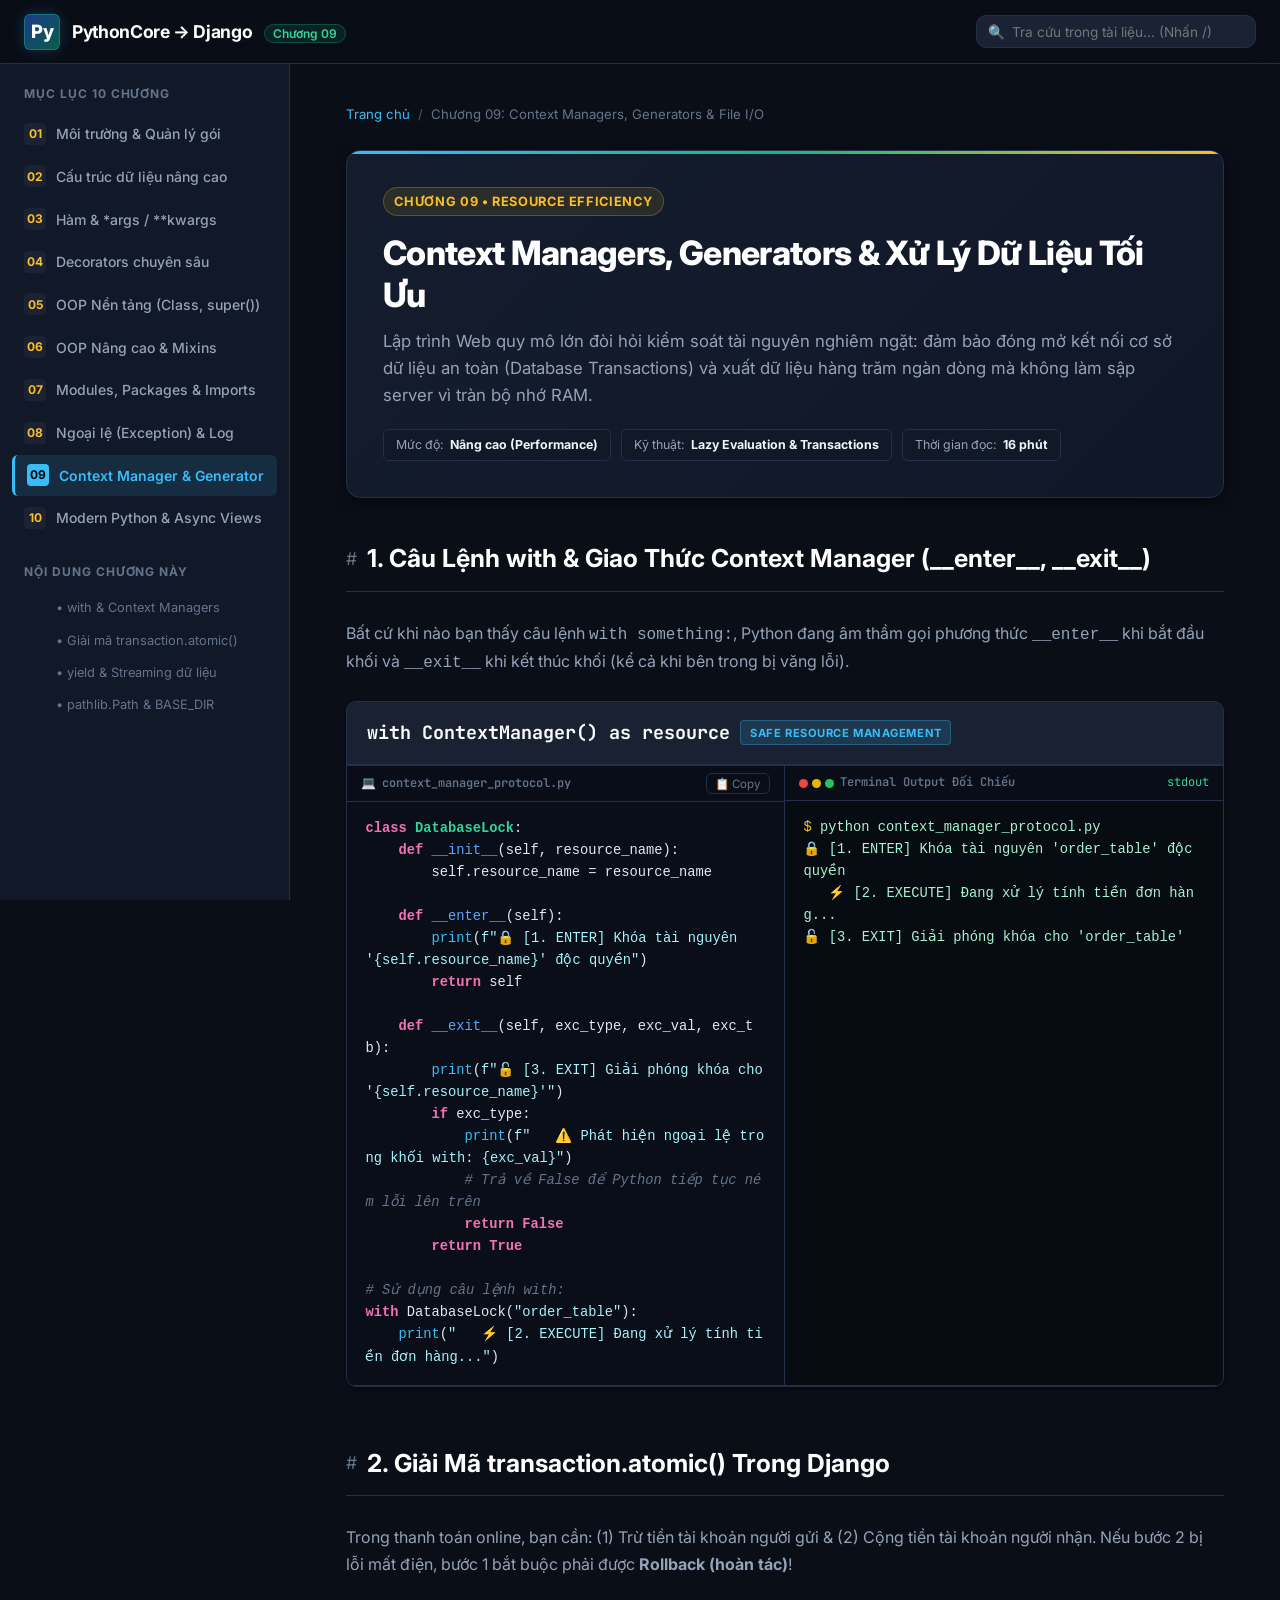
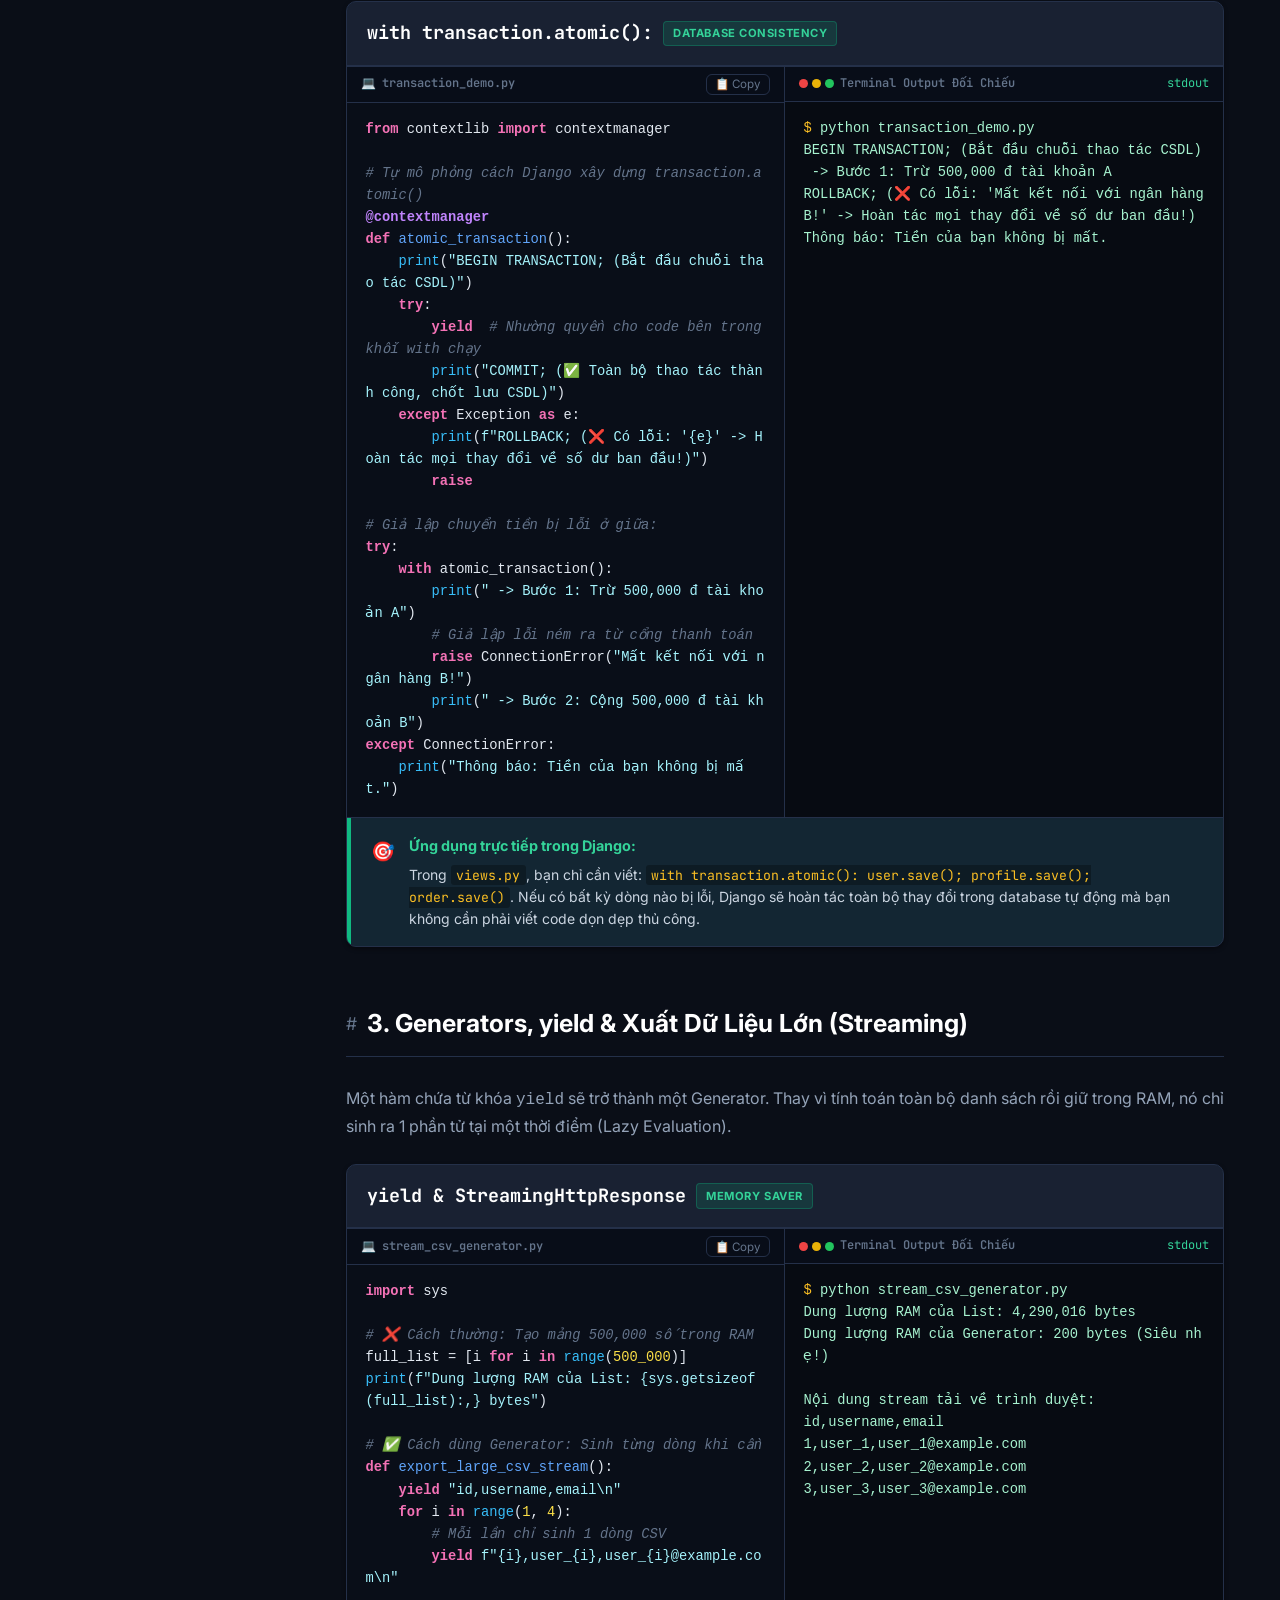
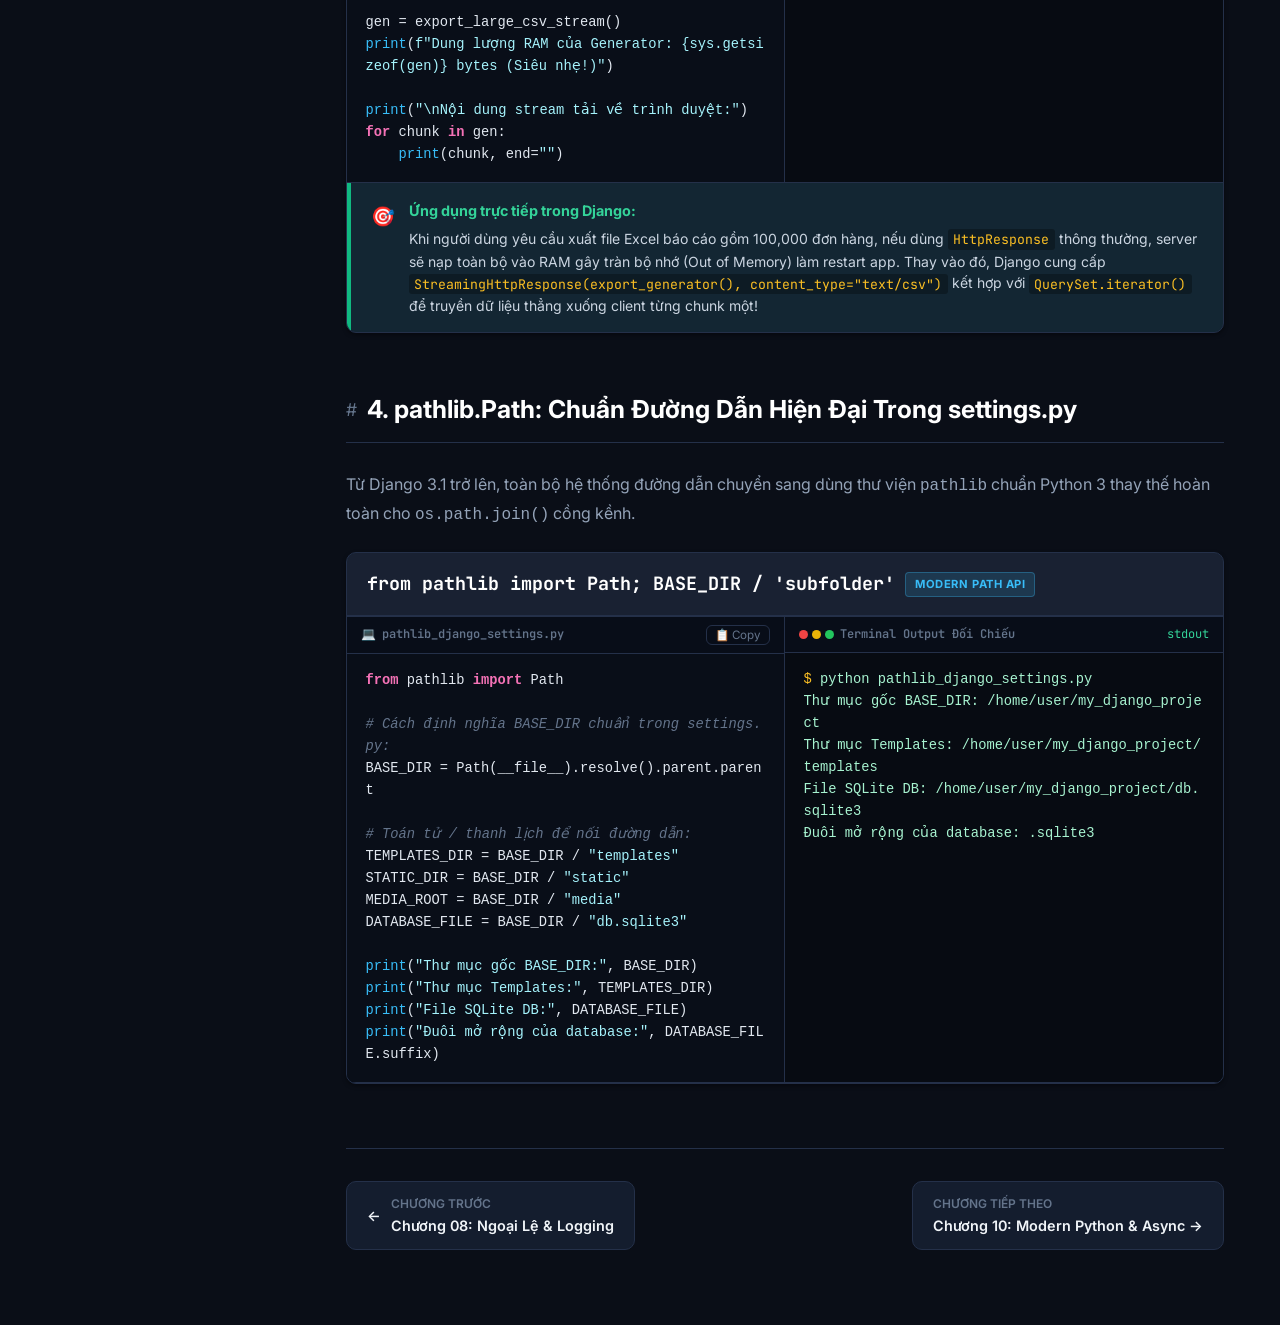
<file: chapters/chapter-09-context-managers-generators.html>
<!DOCTYPE html>
<html lang="vi">

<head>
    <meta charset="UTF-8">
    <meta name="viewport" content="width=device-width, initial-scale=1.0">
    <title>Chương 09: Context Managers, Generators & File I/O | Từ Điển Python Cho Django</title>
    <meta name="description"
        content="Làm chủ câu lệnh with, transaction.atomic(), yield và streaming dữ liệu lớn trong Django, xử lý đường dẫn chuẩn với pathlib.Path.">
    <link rel="stylesheet" href="../assets/css/style.css">
    <link rel="preconnect" href="https://fonts.googleapis.com">
    <link rel="preconnect" href="https://fonts.gstatic.com" crossorigin>
    <link
        href="https://fonts.googleapis.com/css2?family=Inter:wght@400;500;600;700;800&family=JetBrains+Mono:wght@400;500;600;700&display=swap"
        rel="stylesheet">
</head>

<body>
    <!-- Header -->
    <header class="site-header">
        <div class="brand-wrapper">
            <button class="mobile-nav-toggle" id="mobileNavToggle" aria-label="Toggle Navigation">☰</button>
            <a href="../index.html" class="brand-logo" style="text-decoration: none;">Py</a>
            <div>
                <a href="../index.html" class="brand-title" style="text-decoration: none;">PythonCore &rarr; Django</a>
                <span class="brand-subtitle">Chương 09</span>
            </div>
        </div>

        <div class="header-actions">
            <div class="search-container">
                <span class="search-icon">🔍</span>
                <input type="text" class="search-input" id="globalSearchInput"
                    placeholder="Tra cứu trong tài liệu... (Nhấn /)" autocomplete="off">
                <div class="search-results-dropdown" id="searchResultsDropdown"></div>
            </div>
        </div>
    </header>

    <div class="app-container">
        <!-- Sidebar -->
        <aside class="site-sidebar" id="siteSidebar">
            <div class="sidebar-heading">Mục Lục 10 Chương</div>
            <ul class="sidebar-nav-list">
                <li class="sidebar-nav-item">
                    <a href="chapter-01-environment.html" class="sidebar-link">
                        <span class="chapter-num">01</span>
                        <span>Môi trường & Quản lý gói</span>
                    </a>
                </li>
                <li class="sidebar-nav-item">
                    <a href="chapter-02-data-structures.html" class="sidebar-link">
                        <span class="chapter-num">02</span>
                        <span>Cấu trúc dữ liệu nâng cao</span>
                    </a>
                </li>
                <li class="sidebar-nav-item">
                    <a href="chapter-03-functions-args-kwargs.html" class="sidebar-link">
                        <span class="chapter-num">03</span>
                        <span>Hàm & *args / **kwargs</span>
                    </a>
                </li>
                <li class="sidebar-nav-item">
                    <a href="chapter-04-decorators.html" class="sidebar-link">
                        <span class="chapter-num">04</span>
                        <span>Decorators chuyên sâu</span>
                    </a>
                </li>
                <li class="sidebar-nav-item">
                    <a href="chapter-05-oop-foundations.html" class="sidebar-link">
                        <span class="chapter-num">05</span>
                        <span>OOP Nền tảng (Class, super())</span>
                    </a>
                </li>
                <li class="sidebar-nav-item">
                    <a href="chapter-06-oop-advanced-mixins.html" class="sidebar-link">
                        <span class="chapter-num">06</span>
                        <span>OOP Nâng cao & Mixins</span>
                    </a>
                </li>
                <li class="sidebar-nav-item">
                    <a href="chapter-07-modules-packages.html" class="sidebar-link">
                        <span class="chapter-num">07</span>
                        <span>Modules, Packages & Imports</span>
                    </a>
                </li>
                <li class="sidebar-nav-item">
                    <a href="chapter-08-exceptions-logging.html" class="sidebar-link">
                        <span class="chapter-num">08</span>
                        <span>Ngoại lệ (Exception) & Log</span>
                    </a>
                </li>
                <li class="sidebar-nav-item">
                    <a href="chapter-09-context-managers-generators.html" class="sidebar-link active">
                        <span class="chapter-num">09</span>
                        <span>Context Manager & Generator</span>
                    </a>
                </li>
                <li class="sidebar-nav-item">
                    <a href="chapter-10-modern-python-async.html" class="sidebar-link">
                        <span class="chapter-num">10</span>
                        <span>Modern Python & Async Views</span>
                    </a>
                </li>
            </ul>

            <div class="sidebar-heading">Nội dung chương này</div>
            <div style="padding: 0 0.75rem;">
                <a href="#sec-context-managers" class="sidebar-sublink">&bull; with & Context Managers</a>
                <a href="#sec-transaction" class="sidebar-sublink">&bull; Giải mã transaction.atomic()</a>
                <a href="#sec-generators" class="sidebar-sublink">&bull; yield & Streaming dữ liệu</a>
                <a href="#sec-pathlib" class="sidebar-sublink">&bull; pathlib.Path & BASE_DIR</a>
            </div>
        </aside>

        <!-- Main Content -->
        <main class="main-content">
            <div class="content-wrapper">

                <!-- Breadcrumb -->
                <nav class="breadcrumb-nav">
                    <a href="../index.html">Trang chủ</a>
                    <span class="breadcrumb-separator">/</span>
                    <span>Chương 09: Context Managers, Generators & File I/O</span>
                </nav>

                <!-- Chapter Hero -->
                <header class="chapter-hero">
                    <div class="chapter-tag">CHƯƠNG 09 &bull; RESOURCE EFFICIENCY</div>
                    <h1 class="chapter-title">Context Managers, Generators & Xử Lý Dữ Liệu Tối Ưu</h1>
                    <p class="chapter-desc">
                        Lập trình Web quy mô lớn đòi hỏi kiểm soát tài nguyên nghiêm ngặt: đảm bảo đóng mở kết nối cơ sở
                        dữ liệu an toàn (Database Transactions) và xuất dữ liệu hàng trăm ngàn dòng mà không làm sập
                        server vì tràn bộ nhớ RAM.
                    </p>
                    <div class="chapter-meta-badges">
                        <span class="meta-badge">Mức độ: <strong>Nâng cao (Performance)</strong></span>
                        <span class="meta-badge">Kỹ thuật: <strong>Lazy Evaluation & Transactions</strong></span>
                        <span class="meta-badge">Thời gian đọc: <strong>16 phút</strong></span>
                    </div>
                </header>

                <!-- Section 1: Context Managers -->
                <section class="content-section" id="sec-context-managers">
                    <div class="section-header">
                        <span class="section-anchor">#</span>
                        <h2 class="section-title">1. Câu Lệnh with & Giao Thức Context Manager (__enter__, __exit__)
                        </h2>
                    </div>
                    <p class="section-lead">
                        Bất cứ khi nào bạn thấy câu lệnh <code>with something:</code>, Python đang âm thầm gọi phương
                        thức <code>__enter__</code> khi bắt đầu khối và <code>__exit__</code> khi kết thúc khối (kể cả
                        khi bên trong bị văng lỗi).
                    </p>

                    <div class="dict-card">
                        <div class="dict-header">
                            <div class="dict-title-group">
                                <span class="dict-term">with ContextManager() as resource</span>
                                <span class="dict-badge badge-core">Safe Resource Management</span>
                            </div>
                        </div>

                        <div class="split-view-container">
                            <div class="code-pane">
                                <div class="pane-header">
                                    <span class="pane-title"><span>💻</span> context_manager_protocol.py</span>
                                    <button class="copy-btn"><span>📋 Copy</span></button>
                                </div>
                                <div class="pane-body code-body">
                                    <pre><span class="kw">class</span> <span class="cls">DatabaseLock</span>:
    <span class="kw">def</span> <span class="fn">__init__</span>(self, resource_name):
        self.resource_name = resource_name

    <span class="kw">def</span> <span class="fn">__enter__</span>(self):
        <span class="builtin">print</span>(<span class="str">f"🔒 [1. ENTER] Khóa tài nguyên '{self.resource_name}' độc quyền"</span>)
        <span class="kw">return</span> self

    <span class="kw">def</span> <span class="fn">__exit__</span>(self, exc_type, exc_val, exc_tb):
        <span class="builtin">print</span>(<span class="str">f"🔓 [3. EXIT] Giải phóng khóa cho '{self.resource_name}'"</span>)
        <span class="kw">if</span> exc_type:
            <span class="builtin">print</span>(<span class="str">f"   ⚠️ Phát hiện ngoại lệ trong khối with: {exc_val}"</span>)
            <span class="comment"># Trả về False để Python tiếp tục ném lỗi lên trên</span>
            <span class="kw">return</span> <span class="kw">False</span>
        <span class="kw">return</span> <span class="kw">True</span>

<span class="comment"># Sử dụng câu lệnh with:</span>
<span class="kw">with</span> DatabaseLock(<span class="str">"order_table"</span>):
    <span class="builtin">print</span>(<span class="str">"   ⚡ [2. EXECUTE] Đang xử lý tính tiền đơn hàng..."</span>)</pre>
                                </div>
                            </div>

                            <div class="output-pane">
                                <div class="pane-header">
                                    <span class="pane-title">
                                        <span class="terminal-dots">
                                            <span class="dot dot-red"></span>
                                            <span class="dot dot-yellow"></span>
                                            <span class="dot dot-green"></span>
                                        </span>
                                        <span>Terminal Output Đối Chiếu</span>
                                    </span>
                                    <span style="color: var(--accent-emerald);">stdout</span>
                                </div>
                                <div class="pane-body output-body">
                                    <pre><span class="prompt-sign">$</span> python context_manager_protocol.py
🔒 [1. ENTER] Khóa tài nguyên 'order_table' độc quyền
   ⚡ [2. EXECUTE] Đang xử lý tính tiền đơn hàng...
🔓 [3. EXIT] Giải phóng khóa cho 'order_table'</pre>
                                </div>
                            </div>
                        </div>
                    </div>
                </section>

                <!-- Section 2: transaction.atomic -->
                <section class="content-section" id="sec-transaction">
                    <div class="section-header">
                        <span class="section-anchor">#</span>
                        <h2 class="section-title">2. Giải Mã transaction.atomic() Trong Django</h2>
                    </div>
                    <p class="section-lead">
                        Trong thanh toán online, bạn cần: (1) Trừ tiền tài khoản người gửi & (2) Cộng tiền tài khoản
                        người nhận. Nếu bước 2 bị lỗi mất điện, bước 1 bắt buộc phải được <strong>Rollback (hoàn
                            tác)</strong>!
                    </p>

                    <div class="dict-card">
                        <div class="dict-header">
                            <div class="dict-title-group">
                                <span class="dict-term">with transaction.atomic():</span>
                                <span class="dict-badge badge-django">Database Consistency</span>
                            </div>
                        </div>

                        <div class="split-view-container">
                            <div class="code-pane">
                                <div class="pane-header">
                                    <span class="pane-title"><span>💻</span> transaction_demo.py</span>
                                    <button class="copy-btn"><span>📋 Copy</span></button>
                                </div>
                                <div class="pane-body code-body">
                                    <pre><span class="kw">from</span> contextlib <span class="kw">import</span> contextmanager

<span class="comment"># Tự mô phỏng cách Django xây dựng transaction.atomic()</span>
<span class="dec">@contextmanager</span>
<span class="kw">def</span> <span class="fn">atomic_transaction</span>():
    <span class="builtin">print</span>(<span class="str">"BEGIN TRANSACTION; (Bắt đầu chuỗi thao tác CSDL)"</span>)
    <span class="kw">try</span>:
        <span class="kw">yield</span>  <span class="comment"># Nhường quyền cho code bên trong khối with chạy</span>
        <span class="builtin">print</span>(<span class="str">"COMMIT; (✅ Toàn bộ thao tác thành công, chốt lưu CSDL)"</span>)
    <span class="kw">except</span> Exception <span class="kw">as</span> e:
        <span class="builtin">print</span>(<span class="str">f"ROLLBACK; (❌ Có lỗi: '{e}' -> Hoàn tác mọi thay đổi về số dư ban đầu!)"</span>)
        <span class="kw">raise</span>

<span class="comment"># Giả lập chuyển tiền bị lỗi ở giữa:</span>
<span class="kw">try</span>:
    <span class="kw">with</span> atomic_transaction():
        <span class="builtin">print</span>(<span class="str">" -> Bước 1: Trừ 500,000 đ tài khoản A"</span>)
        <span class="comment"># Giả lập lỗi ném ra từ cổng thanh toán</span>
        <span class="kw">raise</span> ConnectionError(<span class="str">"Mất kết nối với ngân hàng B!"</span>)
        <span class="builtin">print</span>(<span class="str">" -> Bước 2: Cộng 500,000 đ tài khoản B"</span>)
<span class="kw">except</span> ConnectionError:
    <span class="builtin">print</span>(<span class="str">"Thông báo: Tiền của bạn không bị mất."</span>)</pre>
                                </div>
                            </div>

                            <div class="output-pane">
                                <div class="pane-header">
                                    <span class="pane-title">
                                        <span class="terminal-dots">
                                            <span class="dot dot-red"></span>
                                            <span class="dot dot-yellow"></span>
                                            <span class="dot dot-green"></span>
                                        </span>
                                        <span>Terminal Output Đối Chiếu</span>
                                    </span>
                                    <span style="color: var(--accent-emerald);">stdout</span>
                                </div>
                                <div class="pane-body output-body">
                                    <pre><span class="prompt-sign">$</span> python transaction_demo.py
BEGIN TRANSACTION; (Bắt đầu chuỗi thao tác CSDL)
 -> Bước 1: Trừ 500,000 đ tài khoản A
ROLLBACK; (❌ Có lỗi: 'Mất kết nối với ngân hàng B!' -> Hoàn tác mọi thay đổi về số dư ban đầu!)
Thông báo: Tiền của bạn không bị mất.</pre>
                                </div>
                            </div>
                        </div>

                        <div class="django-context-box">
                            <div class="box-icon">🎯</div>
                            <div class="box-content">
                                <h4>Ứng dụng trực tiếp trong Django:</h4>
                                <p>Trong <code>views.py</code>, bạn chỉ cần viết:
                                    <code>with transaction.atomic(): user.save(); profile.save(); order.save()</code>.
                                    Nếu có bất kỳ dòng nào bị lỗi, Django sẽ hoàn tác toàn bộ thay đổi trong database tự
                                    động mà bạn không cần phải viết code dọn dẹp thủ công.</p>
                            </div>
                        </div>
                    </div>
                </section>

                <!-- Section 3: Generators & yield -->
                <section class="content-section" id="sec-generators">
                    <div class="section-header">
                        <span class="section-anchor">#</span>
                        <h2 class="section-title">3. Generators, yield & Xuất Dữ Liệu Lớn (Streaming)</h2>
                    </div>
                    <p class="section-lead">
                        Một hàm chứa từ khóa <code>yield</code> sẽ trở thành một Generator. Thay vì tính toán toàn bộ
                        danh sách rồi giữ trong RAM, nó chỉ sinh ra 1 phần tử tại một thời điểm (Lazy Evaluation).
                    </p>

                    <div class="dict-card">
                        <div class="dict-header">
                            <div class="dict-title-group">
                                <span class="dict-term">yield & StreamingHttpResponse</span>
                                <span class="dict-badge badge-django">Memory Saver</span>
                            </div>
                        </div>

                        <div class="split-view-container">
                            <div class="code-pane">
                                <div class="pane-header">
                                    <span class="pane-title"><span>💻</span> stream_csv_generator.py</span>
                                    <button class="copy-btn"><span>📋 Copy</span></button>
                                </div>
                                <div class="pane-body code-body">
                                    <pre><span class="kw">import</span> sys

<span class="comment"># ❌ Cách thường: Tạo mảng 500,000 số trong RAM</span>
full_list = [i <span class="kw">for</span> i <span class="kw">in</span> <span class="builtin">range</span>(<span class="num">500_000</span>)]
<span class="builtin">print</span>(<span class="str">f"Dung lượng RAM của List: {sys.getsizeof(full_list):,} bytes"</span>)

<span class="comment"># ✅ Cách dùng Generator: Sinh từng dòng khi cần</span>
<span class="kw">def</span> <span class="fn">export_large_csv_stream</span>():
    <span class="kw">yield</span> <span class="str">"id,username,email\n"</span>
    <span class="kw">for</span> i <span class="kw">in</span> <span class="builtin">range</span>(<span class="num">1</span>, <span class="num">4</span>):
        <span class="comment"># Mỗi lần chỉ sinh 1 dòng CSV</span>
        <span class="kw">yield</span> <span class="str">f"{i},user_{i},user_{i}@example.com\n"</span>

gen = export_large_csv_stream()
<span class="builtin">print</span>(<span class="str">f"Dung lượng RAM của Generator: {sys.getsizeof(gen)} bytes (Siêu nhẹ!)"</span>)

<span class="builtin">print</span>(<span class="str">"\nNội dung stream tải về trình duyệt:"</span>)
<span class="kw">for</span> chunk <span class="kw">in</span> gen:
    <span class="builtin">print</span>(chunk, end=<span class="str">""</span>)</pre>
                                </div>
                            </div>

                            <div class="output-pane">
                                <div class="pane-header">
                                    <span class="pane-title">
                                        <span class="terminal-dots">
                                            <span class="dot dot-red"></span>
                                            <span class="dot dot-yellow"></span>
                                            <span class="dot dot-green"></span>
                                        </span>
                                        <span>Terminal Output Đối Chiếu</span>
                                    </span>
                                    <span style="color: var(--accent-emerald);">stdout</span>
                                </div>
                                <div class="pane-body output-body">
                                    <pre><span class="prompt-sign">$</span> python stream_csv_generator.py
Dung lượng RAM của List: 4,290,016 bytes
Dung lượng RAM của Generator: 200 bytes (Siêu nhẹ!)

Nội dung stream tải về trình duyệt:
id,username,email
1,user_1,user_1@example.com
2,user_2,user_2@example.com
3,user_3,user_3@example.com</pre>
                                </div>
                            </div>
                        </div>

                        <div class="django-context-box">
                            <div class="box-icon">🎯</div>
                            <div class="box-content">
                                <h4>Ứng dụng trực tiếp trong Django:</h4>
                                <p>Khi người dùng yêu cầu xuất file Excel báo cáo gồm 100,000 đơn hàng, nếu dùng
                                    <code>HttpResponse</code> thông thường, server sẽ nạp toàn bộ vào RAM gây tràn bộ
                                    nhớ (Out of Memory) làm restart app. Thay vào đó, Django cung cấp
                                    <code>StreamingHttpResponse(export_generator(), content_type="text/csv")</code> kết
                                    hợp với <code>QuerySet.iterator()</code> để truyền dữ liệu thẳng xuống client từng
                                    chunk một!</p>
                            </div>
                        </div>
                    </div>
                </section>

                <!-- Section 4: pathlib -->
                <section class="content-section" id="sec-pathlib">
                    <div class="section-header">
                        <span class="section-anchor">#</span>
                        <h2 class="section-title">4. pathlib.Path: Chuẩn Đường Dẫn Hiện Đại Trong settings.py</h2>
                    </div>
                    <p class="section-lead">
                        Từ Django 3.1 trở lên, toàn bộ hệ thống đường dẫn chuyển sang dùng thư viện <code>pathlib</code>
                        chuẩn Python 3 thay thế hoàn toàn cho <code>os.path.join()</code> cồng kềnh.
                    </p>

                    <div class="dict-card">
                        <div class="dict-header">
                            <div class="dict-title-group">
                                <span class="dict-term">from pathlib import Path; BASE_DIR / 'subfolder'</span>
                                <span class="dict-badge badge-core">Modern Path API</span>
                            </div>
                        </div>

                        <div class="split-view-container">
                            <div class="code-pane">
                                <div class="pane-header">
                                    <span class="pane-title"><span>💻</span> pathlib_django_settings.py</span>
                                    <button class="copy-btn"><span>📋 Copy</span></button>
                                </div>
                                <div class="pane-body code-body">
                                    <pre><span class="kw">from</span> pathlib <span class="kw">import</span> Path

<span class="comment"># Cách định nghĩa BASE_DIR chuẩn trong settings.py:</span>
BASE_DIR = Path(__file__).resolve().parent.parent

<span class="comment"># Toán tử / thanh lịch để nối đường dẫn:</span>
TEMPLATES_DIR = BASE_DIR / <span class="str">"templates"</span>
STATIC_DIR = BASE_DIR / <span class="str">"static"</span>
MEDIA_ROOT = BASE_DIR / <span class="str">"media"</span>
DATABASE_FILE = BASE_DIR / <span class="str">"db.sqlite3"</span>

<span class="builtin">print</span>(<span class="str">"Thư mục gốc BASE_DIR:"</span>, BASE_DIR)
<span class="builtin">print</span>(<span class="str">"Thư mục Templates:"</span>, TEMPLATES_DIR)
<span class="builtin">print</span>(<span class="str">"File SQLite DB:"</span>, DATABASE_FILE)
<span class="builtin">print</span>(<span class="str">"Đuôi mở rộng của database:"</span>, DATABASE_FILE.suffix)</pre>
                                </div>
                            </div>

                            <div class="output-pane">
                                <div class="pane-header">
                                    <span class="pane-title">
                                        <span class="terminal-dots">
                                            <span class="dot dot-red"></span>
                                            <span class="dot dot-yellow"></span>
                                            <span class="dot dot-green"></span>
                                        </span>
                                        <span>Terminal Output Đối Chiếu</span>
                                    </span>
                                    <span style="color: var(--accent-emerald);">stdout</span>
                                </div>
                                <div class="pane-body output-body">
                                    <pre><span class="prompt-sign">$</span> python pathlib_django_settings.py
Thư mục gốc BASE_DIR: /home/user/my_django_project
Thư mục Templates: /home/user/my_django_project/templates
File SQLite DB: /home/user/my_django_project/db.sqlite3
Đuôi mở rộng của database: .sqlite3</pre>
                                </div>
                            </div>
                        </div>
                    </div>
                </section>

                <!-- Chapter Navigation Footer -->
                <div class="chapter-nav-footer">
                    <a href="chapter-08-exceptions-logging.html" class="nav-btn nav-btn-prev">
                        <span>&larr;</span>
                        <div>
                            <span class="nav-btn-label">Chương trước</span>
                            <span>Chương 08: Ngoại Lệ & Logging</span>
                        </div>
                    </a>
                    <a href="chapter-10-modern-python-async.html" class="nav-btn nav-btn-next">
                        <div>
                            <span class="nav-btn-label">Chương tiếp theo</span>
                            <span>Chương 10: Modern Python & Async &rarr;</span>
                        </div>
                    </a>
                </div>

            </div>
        </main>
    </div>

    <script src="../assets/js/search-data.js"></script>
    <script src="../assets/js/app.js"></script>
</body>

</html>
</file>
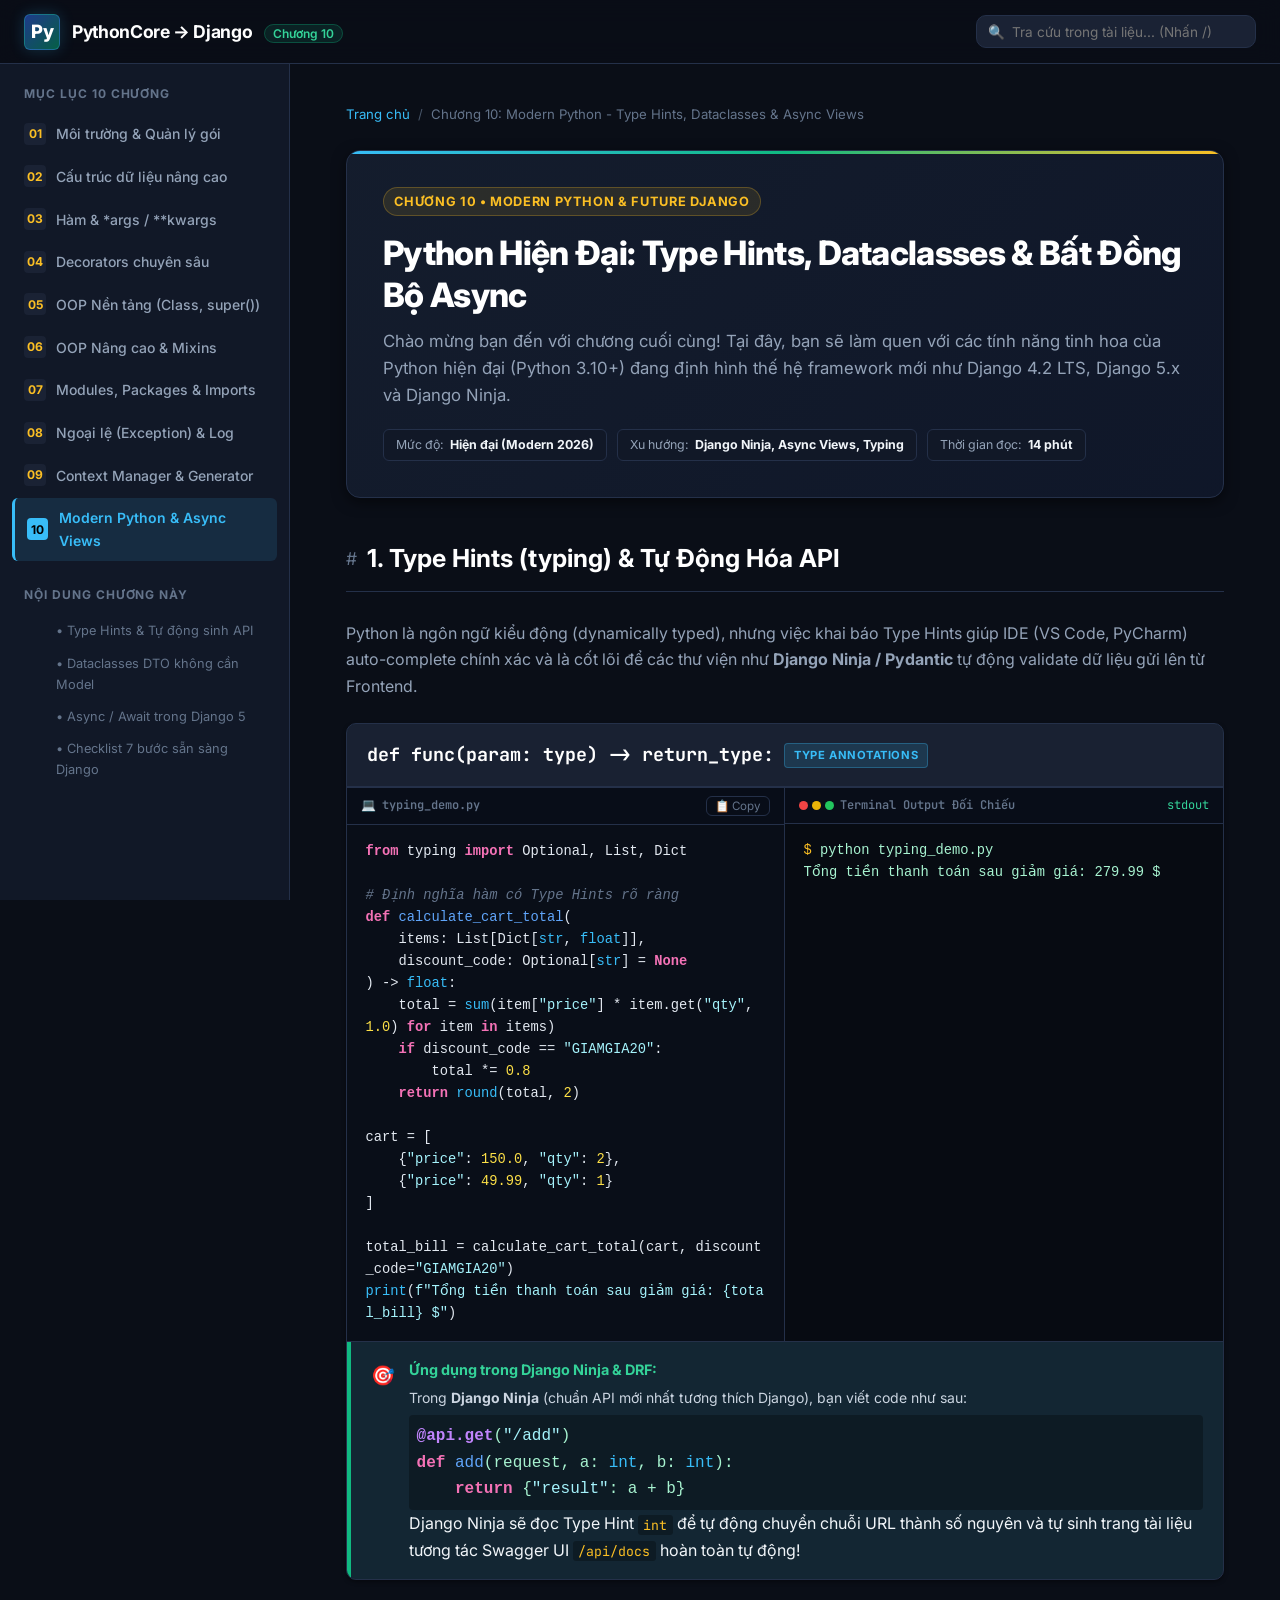
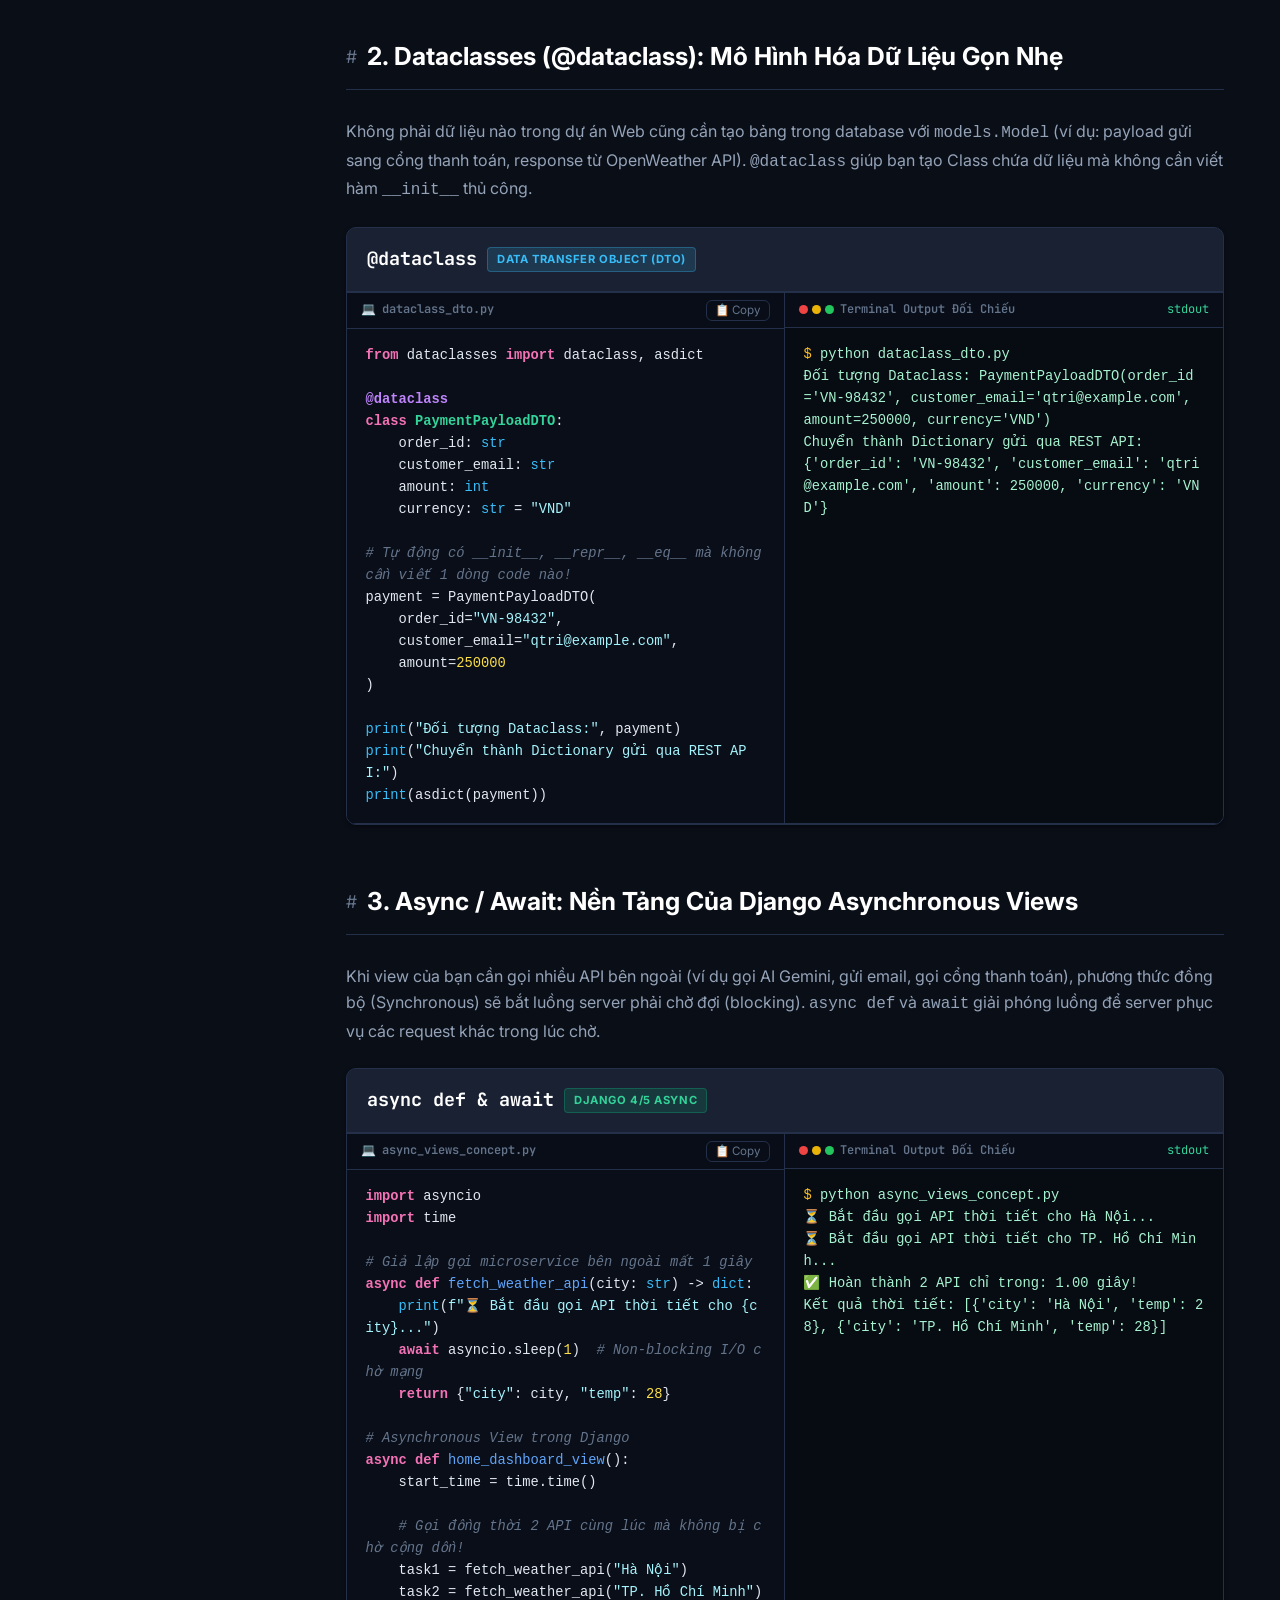
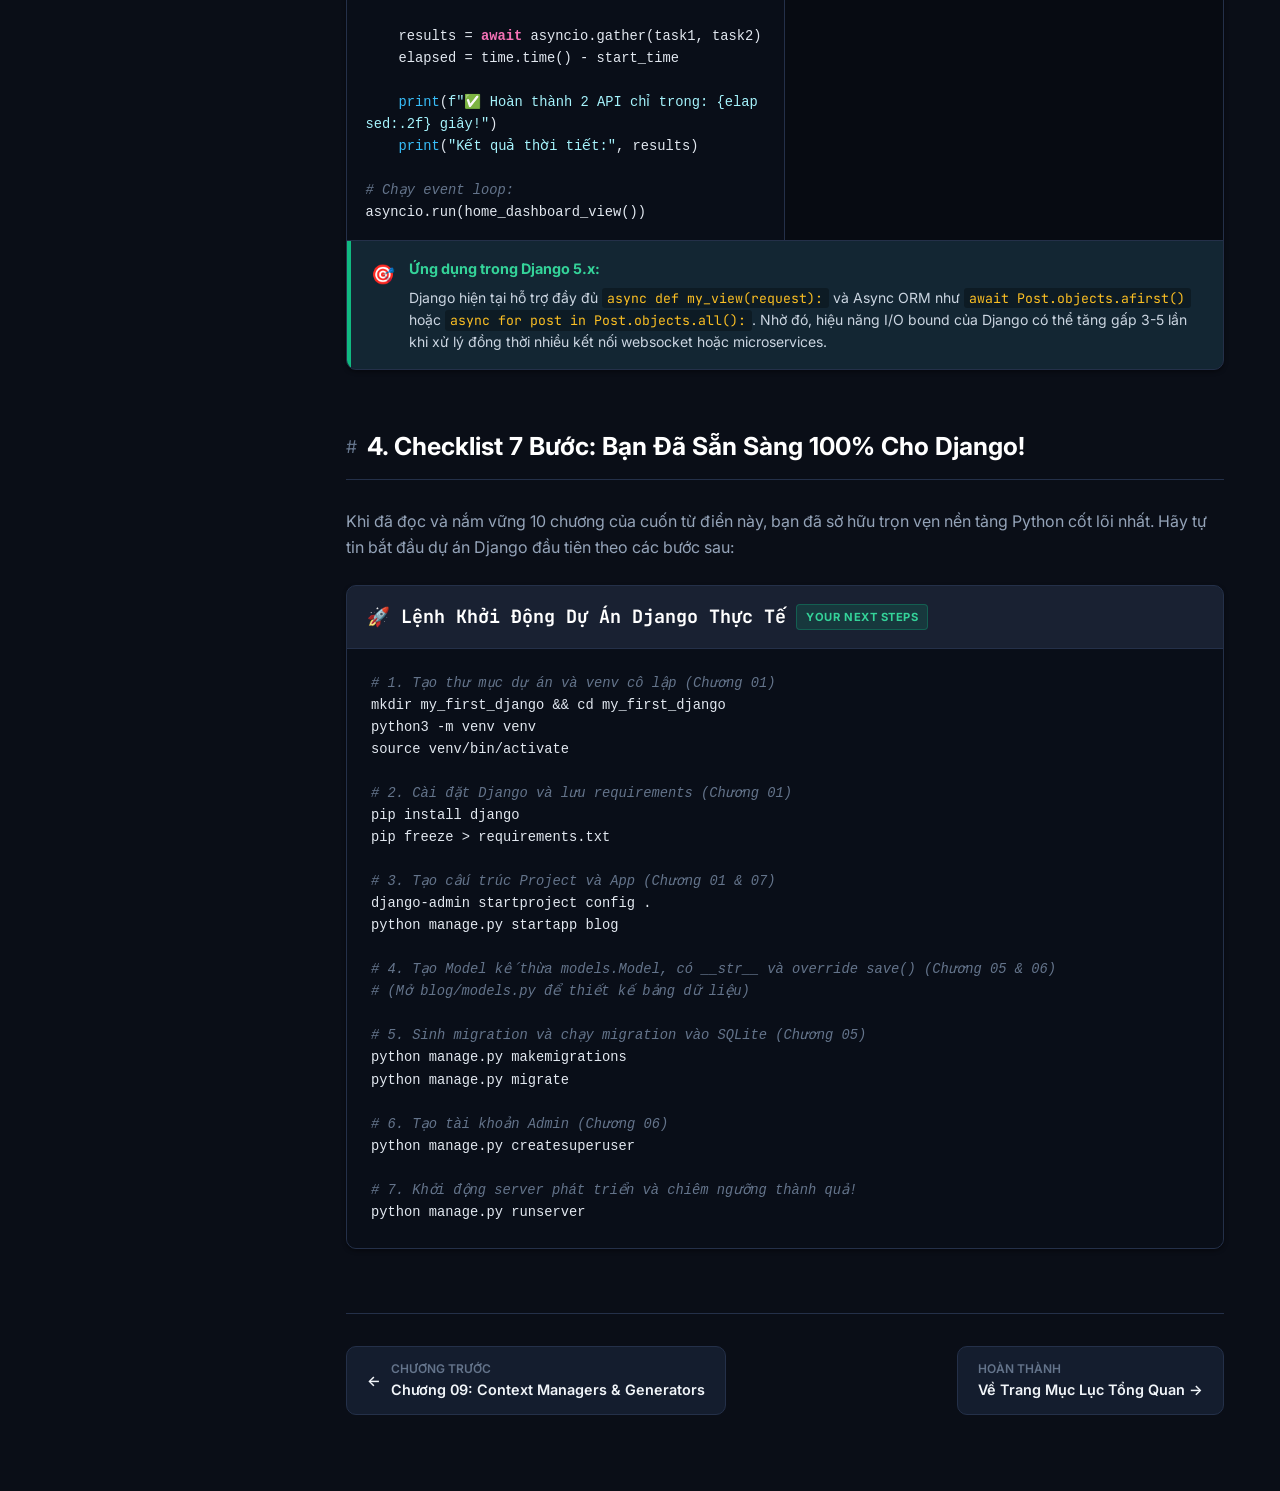
<file: chapters/chapter-10-modern-python-async.html>
<!DOCTYPE html>
<html lang="vi">

<head>
    <meta charset="UTF-8">
    <meta name="viewport" content="width=device-width, initial-scale=1.0">
    <title>Chương 10: Modern Python - Type Hints, Dataclasses & Async Views | Từ Điển Python Cho Django</title>
    <meta name="description"
        content="Làm chủ Type Hints, Dataclasses và lập trình bất đồng bộ Async/Await trong Django 4/5 và Django Ninja.">
    <link rel="stylesheet" href="../assets/css/style.css">
    <link rel="preconnect" href="https://fonts.googleapis.com">
    <link rel="preconnect" href="https://fonts.gstatic.com" crossorigin>
    <link
        href="https://fonts.googleapis.com/css2?family=Inter:wght@400;500;600;700;800&family=JetBrains+Mono:wght@400;500;600;700&display=swap"
        rel="stylesheet">
</head>

<body>
    <!-- Header -->
    <header class="site-header">
        <div class="brand-wrapper">
            <button class="mobile-nav-toggle" id="mobileNavToggle" aria-label="Toggle Navigation">☰</button>
            <a href="../index.html" class="brand-logo" style="text-decoration: none;">Py</a>
            <div>
                <a href="../index.html" class="brand-title" style="text-decoration: none;">PythonCore &rarr; Django</a>
                <span class="brand-subtitle">Chương 10</span>
            </div>
        </div>

        <div class="header-actions">
            <div class="search-container">
                <span class="search-icon">🔍</span>
                <input type="text" class="search-input" id="globalSearchInput"
                    placeholder="Tra cứu trong tài liệu... (Nhấn /)" autocomplete="off">
                <div class="search-results-dropdown" id="searchResultsDropdown"></div>
            </div>
        </div>
    </header>

    <div class="app-container">
        <!-- Sidebar -->
        <aside class="site-sidebar" id="siteSidebar">
            <div class="sidebar-heading">Mục Lục 10 Chương</div>
            <ul class="sidebar-nav-list">
                <li class="sidebar-nav-item">
                    <a href="chapter-01-environment.html" class="sidebar-link">
                        <span class="chapter-num">01</span>
                        <span>Môi trường & Quản lý gói</span>
                    </a>
                </li>
                <li class="sidebar-nav-item">
                    <a href="chapter-02-data-structures.html" class="sidebar-link">
                        <span class="chapter-num">02</span>
                        <span>Cấu trúc dữ liệu nâng cao</span>
                    </a>
                </li>
                <li class="sidebar-nav-item">
                    <a href="chapter-03-functions-args-kwargs.html" class="sidebar-link">
                        <span class="chapter-num">03</span>
                        <span>Hàm & *args / **kwargs</span>
                    </a>
                </li>
                <li class="sidebar-nav-item">
                    <a href="chapter-04-decorators.html" class="sidebar-link">
                        <span class="chapter-num">04</span>
                        <span>Decorators chuyên sâu</span>
                    </a>
                </li>
                <li class="sidebar-nav-item">
                    <a href="chapter-05-oop-foundations.html" class="sidebar-link">
                        <span class="chapter-num">05</span>
                        <span>OOP Nền tảng (Class, super())</span>
                    </a>
                </li>
                <li class="sidebar-nav-item">
                    <a href="chapter-06-oop-advanced-mixins.html" class="sidebar-link">
                        <span class="chapter-num">06</span>
                        <span>OOP Nâng cao & Mixins</span>
                    </a>
                </li>
                <li class="sidebar-nav-item">
                    <a href="chapter-07-modules-packages.html" class="sidebar-link">
                        <span class="chapter-num">07</span>
                        <span>Modules, Packages & Imports</span>
                    </a>
                </li>
                <li class="sidebar-nav-item">
                    <a href="chapter-08-exceptions-logging.html" class="sidebar-link">
                        <span class="chapter-num">08</span>
                        <span>Ngoại lệ (Exception) & Log</span>
                    </a>
                </li>
                <li class="sidebar-nav-item">
                    <a href="chapter-09-context-managers-generators.html" class="sidebar-link">
                        <span class="chapter-num">09</span>
                        <span>Context Manager & Generator</span>
                    </a>
                </li>
                <li class="sidebar-nav-item">
                    <a href="chapter-10-modern-python-async.html" class="sidebar-link active">
                        <span class="chapter-num">10</span>
                        <span>Modern Python & Async Views</span>
                    </a>
                </li>
            </ul>

            <div class="sidebar-heading">Nội dung chương này</div>
            <div style="padding: 0 0.75rem;">
                <a href="#sec-type-hints" class="sidebar-sublink">&bull; Type Hints & Tự động sinh API</a>
                <a href="#sec-dataclasses" class="sidebar-sublink">&bull; Dataclasses DTO không cần Model</a>
                <a href="#sec-async-await" class="sidebar-sublink">&bull; Async / Await trong Django 5</a>
                <a href="#sec-roadmap-checklist" class="sidebar-sublink">&bull; Checklist 7 bước sẵn sàng Django</a>
            </div>
        </aside>

        <!-- Main Content -->
        <main class="main-content">
            <div class="content-wrapper">

                <!-- Breadcrumb -->
                <nav class="breadcrumb-nav">
                    <a href="../index.html">Trang chủ</a>
                    <span class="breadcrumb-separator">/</span>
                    <span>Chương 10: Modern Python - Type Hints, Dataclasses & Async Views</span>
                </nav>

                <!-- Chapter Hero -->
                <header class="chapter-hero">
                    <div class="chapter-tag">CHƯƠNG 10 &bull; MODERN PYTHON & FUTURE DJANGO</div>
                    <h1 class="chapter-title">Python Hiện Đại: Type Hints, Dataclasses & Bất Đồng Bộ Async</h1>
                    <p class="chapter-desc">
                        Chào mừng bạn đến với chương cuối cùng! Tại đây, bạn sẽ làm quen với các tính năng tinh hoa của
                        Python hiện đại (Python 3.10+) đang định hình thế hệ framework mới như Django 4.2 LTS, Django
                        5.x và Django Ninja.
                    </p>
                    <div class="chapter-meta-badges">
                        <span class="meta-badge">Mức độ: <strong>Hiện đại (Modern 2026)</strong></span>
                        <span class="meta-badge">Xu hướng: <strong>Django Ninja, Async Views, Typing</strong></span>
                        <span class="meta-badge">Thời gian đọc: <strong>14 phút</strong></span>
                    </div>
                </header>

                <!-- Section 1: Type Hints -->
                <section class="content-section" id="sec-type-hints">
                    <div class="section-header">
                        <span class="section-anchor">#</span>
                        <h2 class="section-title">1. Type Hints (typing) & Tự Động Hóa API</h2>
                    </div>
                    <p class="section-lead">
                        Python là ngôn ngữ kiểu động (dynamically typed), nhưng việc khai báo Type Hints giúp IDE (VS
                        Code, PyCharm) auto-complete chính xác và là cốt lõi để các thư viện như <strong>Django Ninja /
                            Pydantic</strong> tự động validate dữ liệu gửi lên từ Frontend.
                    </p>

                    <div class="dict-card">
                        <div class="dict-header">
                            <div class="dict-title-group">
                                <span class="dict-term">def func(param: type) -> return_type:</span>
                                <span class="dict-badge badge-core">Type Annotations</span>
                            </div>
                        </div>

                        <div class="split-view-container">
                            <div class="code-pane">
                                <div class="pane-header">
                                    <span class="pane-title"><span>💻</span> typing_demo.py</span>
                                    <button class="copy-btn"><span>📋 Copy</span></button>
                                </div>
                                <div class="pane-body code-body">
                                    <pre><span class="kw">from</span> typing <span class="kw">import</span> Optional, List, Dict

<span class="comment"># Định nghĩa hàm có Type Hints rõ ràng</span>
<span class="kw">def</span> <span class="fn">calculate_cart_total</span>(
    items: List[Dict[<span class="builtin">str</span>, <span class="builtin">float</span>]], 
    discount_code: Optional[<span class="builtin">str</span>] = <span class="kw">None</span>
) -&gt; <span class="builtin">float</span>:
    total = <span class="builtin">sum</span>(item[<span class="str">"price"</span>] * item.get(<span class="str">"qty"</span>, <span class="num">1.0</span>) <span class="kw">for</span> item <span class="kw">in</span> items)
    <span class="kw">if</span> discount_code == <span class="str">"GIAMGIA20"</span>:
        total *= <span class="num">0.8</span>
    <span class="kw">return</span> <span class="builtin">round</span>(total, <span class="num">2</span>)

cart = [
    {<span class="str">"price"</span>: <span class="num">150.0</span>, <span class="str">"qty"</span>: <span class="num">2</span>},
    {<span class="str">"price"</span>: <span class="num">49.99</span>, <span class="str">"qty"</span>: <span class="num">1</span>}
]

total_bill = calculate_cart_total(cart, discount_code=<span class="str">"GIAMGIA20"</span>)
<span class="builtin">print</span>(<span class="str">f"Tổng tiền thanh toán sau giảm giá: {total_bill} $"</span>)</pre>
                                </div>
                            </div>

                            <div class="output-pane">
                                <div class="pane-header">
                                    <span class="pane-title">
                                        <span class="terminal-dots">
                                            <span class="dot dot-red"></span>
                                            <span class="dot dot-yellow"></span>
                                            <span class="dot dot-green"></span>
                                        </span>
                                        <span>Terminal Output Đối Chiếu</span>
                                    </span>
                                    <span style="color: var(--accent-emerald);">stdout</span>
                                </div>
                                <div class="pane-body output-body">
                                    <pre><span class="prompt-sign">$</span> python typing_demo.py
Tổng tiền thanh toán sau giảm giá: 279.99 $</pre>
                                </div>
                            </div>
                        </div>

                        <div class="django-context-box">
                            <div class="box-icon">🎯</div>
                            <div class="box-content">
                                <h4>Ứng dụng trong Django Ninja & DRF:</h4>
                                <p>Trong <strong>Django Ninja</strong> (chuẩn API mới nhất tương thích Django), bạn viết
                                    code như sau:
                                <pre
                                    style="background: rgba(0,0,0,0.3); padding: 0.5rem; border-radius: 4px; margin-top: 0.4rem; color: #a7f3d0;"><span class="dec">@api.get</span>(<span class="str">"/add"</span>)
<span class="kw">def</span> <span class="fn">add</span>(request, a: <span class="builtin">int</span>, b: <span class="builtin">int</span>):
    <span class="kw">return</span> {<span class="str">"result"</span>: a + b}</pre>
                                Django Ninja sẽ đọc Type Hint <code>int</code> để tự động chuyển chuỗi URL thành số
                                nguyên và tự sinh trang tài liệu tương tác Swagger UI <code>/api/docs</code> hoàn toàn
                                tự động!
                                </p>
                            </div>
                        </div>
                    </div>
                </section>

                <!-- Section 2: Dataclasses -->
                <section class="content-section" id="sec-dataclasses">
                    <div class="section-header">
                        <span class="section-anchor">#</span>
                        <h2 class="section-title">2. Dataclasses (@dataclass): Mô Hình Hóa Dữ Liệu Gọn Nhẹ</h2>
                    </div>
                    <p class="section-lead">
                        Không phải dữ liệu nào trong dự án Web cũng cần tạo bảng trong database với
                        <code>models.Model</code> (ví dụ: payload gửi sang cổng thanh toán, response từ OpenWeather
                        API). <code>@dataclass</code> giúp bạn tạo Class chứa dữ liệu mà không cần viết hàm
                        <code>__init__</code> thủ công.
                    </p>

                    <div class="dict-card">
                        <div class="dict-header">
                            <div class="dict-title-group">
                                <span class="dict-term">@dataclass</span>
                                <span class="dict-badge badge-core">Data Transfer Object (DTO)</span>
                            </div>
                        </div>

                        <div class="split-view-container">
                            <div class="code-pane">
                                <div class="pane-header">
                                    <span class="pane-title"><span>💻</span> dataclass_dto.py</span>
                                    <button class="copy-btn"><span>📋 Copy</span></button>
                                </div>
                                <div class="pane-body code-body">
                                    <pre><span class="kw">from</span> dataclasses <span class="kw">import</span> dataclass, asdict

<span class="dec">@dataclass</span>
<span class="kw">class</span> <span class="cls">PaymentPayloadDTO</span>:
    order_id: <span class="builtin">str</span>
    customer_email: <span class="builtin">str</span>
    amount: <span class="builtin">int</span>
    currency: <span class="builtin">str</span> = <span class="str">"VND"</span>

<span class="comment"># Tự động có __init__, __repr__, __eq__ mà không cần viết 1 dòng code nào!</span>
payment = PaymentPayloadDTO(
    order_id=<span class="str">"VN-98432"</span>, 
    customer_email=<span class="str">"qtri@example.com"</span>, 
    amount=<span class="num">250000</span>
)

<span class="builtin">print</span>(<span class="str">"Đối tượng Dataclass:"</span>, payment)
<span class="builtin">print</span>(<span class="str">"Chuyển thành Dictionary gửi qua REST API:"</span>)
<span class="builtin">print</span>(asdict(payment))</pre>
                                </div>
                            </div>

                            <div class="output-pane">
                                <div class="pane-header">
                                    <span class="pane-title">
                                        <span class="terminal-dots">
                                            <span class="dot dot-red"></span>
                                            <span class="dot dot-yellow"></span>
                                            <span class="dot dot-green"></span>
                                        </span>
                                        <span>Terminal Output Đối Chiếu</span>
                                    </span>
                                    <span style="color: var(--accent-emerald);">stdout</span>
                                </div>
                                <div class="pane-body output-body">
                                    <pre><span class="prompt-sign">$</span> python dataclass_dto.py
Đối tượng Dataclass: PaymentPayloadDTO(order_id='VN-98432', customer_email='qtri@example.com', amount=250000, currency='VND')
Chuyển thành Dictionary gửi qua REST API:
{'order_id': 'VN-98432', 'customer_email': 'qtri@example.com', 'amount': 250000, 'currency': 'VND'}</pre>
                                </div>
                            </div>
                        </div>
                    </div>
                </section>

                <!-- Section 3: Async / Await -->
                <section class="content-section" id="sec-async-await">
                    <div class="section-header">
                        <span class="section-anchor">#</span>
                        <h2 class="section-title">3. Async / Await: Nền Tảng Của Django Asynchronous Views</h2>
                    </div>
                    <p class="section-lead">
                        Khi view của bạn cần gọi nhiều API bên ngoài (ví dụ gọi AI Gemini, gửi email, gọi cổng thanh
                        toán), phương thức đồng bộ (Synchronous) sẽ bắt luồng server phải chờ đợi (blocking).
                        <code>async def</code> và <code>await</code> giải phóng luồng để server phục vụ các request khác
                        trong lúc chờ.
                    </p>

                    <div class="dict-card">
                        <div class="dict-header">
                            <div class="dict-title-group">
                                <span class="dict-term">async def & await</span>
                                <span class="dict-badge badge-django">Django 4/5 Async</span>
                            </div>
                        </div>

                        <div class="split-view-container">
                            <div class="code-pane">
                                <div class="pane-header">
                                    <span class="pane-title"><span>💻</span> async_views_concept.py</span>
                                    <button class="copy-btn"><span>📋 Copy</span></button>
                                </div>
                                <div class="pane-body code-body">
                                    <pre><span class="kw">import</span> asyncio
<span class="kw">import</span> time

<span class="comment"># Giả lập gọi microservice bên ngoài mất 1 giây</span>
<span class="kw">async def</span> <span class="fn">fetch_weather_api</span>(city: <span class="builtin">str</span>) -&gt; <span class="builtin">dict</span>:
    <span class="builtin">print</span>(<span class="str">f"⏳ Bắt đầu gọi API thời tiết cho {city}..."</span>)
    <span class="kw">await</span> asyncio.sleep(<span class="num">1</span>)  <span class="comment"># Non-blocking I/O chờ mạng</span>
    <span class="kw">return</span> {<span class="str">"city"</span>: city, <span class="str">"temp"</span>: <span class="num">28</span>}

<span class="comment"># Asynchronous View trong Django</span>
<span class="kw">async def</span> <span class="fn">home_dashboard_view</span>():
    start_time = time.time()

    <span class="comment"># Gọi đồng thời 2 API cùng lúc mà không bị chờ cộng dồn!</span>
    task1 = fetch_weather_api(<span class="str">"Hà Nội"</span>)
    task2 = fetch_weather_api(<span class="str">"TP. Hồ Chí Minh"</span>)
    
    results = <span class="kw">await</span> asyncio.gather(task1, task2)
    elapsed = time.time() - start_time

    <span class="builtin">print</span>(<span class="str">f"✅ Hoàn thành 2 API chỉ trong: {elapsed:.2f} giây!"</span>)
    <span class="builtin">print</span>(<span class="str">"Kết quả thời tiết:"</span>, results)

<span class="comment"># Chạy event loop:</span>
asyncio.run(home_dashboard_view())</pre>
                                </div>
                            </div>

                            <div class="output-pane">
                                <div class="pane-header">
                                    <span class="pane-title">
                                        <span class="terminal-dots">
                                            <span class="dot dot-red"></span>
                                            <span class="dot dot-yellow"></span>
                                            <span class="dot dot-green"></span>
                                        </span>
                                        <span>Terminal Output Đối Chiếu</span>
                                    </span>
                                    <span style="color: var(--accent-emerald);">stdout</span>
                                </div>
                                <div class="pane-body output-body">
                                    <pre><span class="prompt-sign">$</span> python async_views_concept.py
⏳ Bắt đầu gọi API thời tiết cho Hà Nội...
⏳ Bắt đầu gọi API thời tiết cho TP. Hồ Chí Minh...
✅ Hoàn thành 2 API chỉ trong: 1.00 giây!
Kết quả thời tiết: [{'city': 'Hà Nội', 'temp': 28}, {'city': 'TP. Hồ Chí Minh', 'temp': 28}]</pre>
                                </div>
                            </div>
                        </div>

                        <div class="django-context-box">
                            <div class="box-icon">🎯</div>
                            <div class="box-content">
                                <h4>Ứng dụng trong Django 5.x:</h4>
                                <p>Django hiện tại hỗ trợ đầy đủ <code>async def my_view(request):</code> và Async ORM
                                    như <code>await Post.objects.afirst()</code> hoặc
                                    <code>async for post in Post.objects.all():</code>. Nhờ đó, hiệu năng I/O bound của
                                    Django có thể tăng gấp 3-5 lần khi xử lý đồng thời nhiều kết nối websocket hoặc
                                    microservices.</p>
                            </div>
                        </div>
                    </div>
                </section>

                <!-- Section 4: Roadmap Checklist -->
                <section class="content-section" id="sec-roadmap-checklist">
                    <div class="section-header">
                        <span class="section-anchor">#</span>
                        <h2 class="section-title">4. Checklist 7 Bước: Bạn Đã Sẵn Sàng 100% Cho Django!</h2>
                    </div>
                    <p class="section-lead">
                        Khi đã đọc và nắm vững 10 chương của cuốn từ điển này, bạn đã sở hữu trọn vẹn nền tảng Python
                        cốt lõi nhất. Hãy tự tin bắt đầu dự án Django đầu tiên theo các bước sau:
                    </p>

                    <div class="dict-card">
                        <div class="dict-header">
                            <div class="dict-title-group">
                                <span class="dict-term">🚀 Lệnh Khởi Động Dự Án Django Thực Tế</span>
                                <span class="dict-badge badge-django">Your Next Steps</span>
                            </div>
                        </div>
                        <div class="pane-body code-body" style="background: #090e18; padding: 1.5rem;">
                            <pre><span class="comment"># 1. Tạo thư mục dự án và venv cô lập (Chương 01)</span>
mkdir my_first_django && cd my_first_django
python3 -m venv venv
source venv/bin/activate

<span class="comment"># 2. Cài đặt Django và lưu requirements (Chương 01)</span>
pip install django
pip freeze > requirements.txt

<span class="comment"># 3. Tạo cấu trúc Project và App (Chương 01 & 07)</span>
django-admin startproject config .
python manage.py startapp blog

<span class="comment"># 4. Tạo Model kế thừa models.Model, có __str__ và override save() (Chương 05 & 06)</span>
<span class="comment"># (Mở blog/models.py để thiết kế bảng dữ liệu)</span>

<span class="comment"># 5. Sinh migration và chạy migration vào SQLite (Chương 05)</span>
python manage.py makemigrations
python manage.py migrate

<span class="comment"># 6. Tạo tài khoản Admin (Chương 06)</span>
python manage.py createsuperuser

<span class="comment"># 7. Khởi động server phát triển và chiêm ngưỡng thành quả!</span>
python manage.py runserver</pre>
                        </div>
                    </div>
                </section>

                <!-- Chapter Navigation Footer -->
                <div class="chapter-nav-footer">
                    <a href="chapter-09-context-managers-generators.html" class="nav-btn nav-btn-prev">
                        <span>&larr;</span>
                        <div>
                            <span class="nav-btn-label">Chương trước</span>
                            <span>Chương 09: Context Managers & Generators</span>
                        </div>
                    </a>
                    <a href="../index.html" class="nav-btn nav-btn-next">
                        <div>
                            <span class="nav-btn-label">Hoàn thành</span>
                            <span>Về Trang Mục Lục Tổng Quan &rarr;</span>
                        </div>
                    </a>
                </div>

            </div>
        </main>
    </div>

    <script src="../assets/js/search-data.js"></script>
    <script src="../assets/js/app.js"></script>
</body>

</html>
</file>
<file: assets/css/style.css>
:root {
    --bg-primary: #0a0e17;
    --bg-secondary: #111827;
    --bg-tertiary: #1a2234;
    --bg-card: #141d2e;
    --bg-card-hover: #1b273d;
    --bg-code: #0b1120;
    --bg-terminal: #070b12;

    --border-color: #243049;
    --border-focus: #38bdf8;
    --border-subtle: #1e293b;

    --text-main: #f1f5f9;
    --text-muted: #94a3b8;
    --text-dim: #64748b;

    --accent-blue: #38bdf8;
    /* Python Blue */
    --accent-yellow: #fbbf24;
    /* Python Yellow */
    --accent-green: #10b981;
    /* Django Green */
    --accent-emerald: #34d399;
    --accent-purple: #a855f7;
    --accent-rose: #f43f5e;
    --accent-amber: #f59e0b;

    --font-sans: 'Inter', system-ui, -apple-system, BlinkMacSystemFont, "Segoe UI", Roboto, sans-serif;
    --font-mono: 'JetBrains Mono', 'Fira Code', 'SF Mono', Consolas, Menlo, monospace;

    --sidebar-width: 290px;
    --header-height: 64px;
    --radius-sm: 6px;
    --radius-md: 10px;
    --radius-lg: 14px;
    --shadow-sm: 0 2px 4px rgba(0, 0, 0, 0.4);
    --shadow-md: 0 4px 14px rgba(0, 0, 0, 0.5);
    --shadow-lg: 0 10px 25px rgba(0, 0, 0, 0.6);
    --transition: all 0.2s cubic-bezier(0.4, 0, 0.2, 1);
}

/* Reset & Base */
*,
*::before,
*::after {
    box-sizing: border-box;
    margin: 0;
    padding: 0;
}

html {
    scroll-behavior: smooth;
    font-size: 16px;
}

body {
    background-color: var(--bg-primary);
    color: var(--text-main);
    font-family: var(--font-sans);
    line-height: 1.65;
    -webkit-font-smoothing: antialiased;
    min-height: 100vh;
}

a {
    color: var(--accent-blue);
    text-decoration: none;
    transition: var(--transition);
}

a:hover {
    color: #7dd3fc;
    text-decoration: underline;
}

/* Scrollbar */
::-webkit-scrollbar {
    width: 7px;
    height: 7px;
}

::-webkit-scrollbar-track {
    background: var(--bg-primary);
}

::-webkit-scrollbar-thumb {
    background: var(--border-color);
    border-radius: 4px;
}

::-webkit-scrollbar-thumb:hover {
    background: #3b4d70;
}

/* App Layout */
.app-container {
    display: flex;
    min-height: 100vh;
}

/* Header Navbar */
.site-header {
    position: fixed;
    top: 0;
    left: 0;
    right: 0;
    height: var(--header-height);
    background: rgba(10, 14, 23, 0.85);
    backdrop-filter: blur(12px);
    border-bottom: 1px solid var(--border-color);
    z-index: 50;
    display: flex;
    align-items: center;
    justify-content: space-between;
    padding: 0 1.5rem;
}

.brand-wrapper {
    display: flex;
    align-items: center;
    gap: 0.75rem;
}

.brand-logo {
    display: flex;
    align-items: center;
    justify-content: center;
    width: 36px;
    height: 36px;
    background: linear-gradient(135deg, #1e3a8a, #065f46);
    border: 1px solid rgba(56, 189, 248, 0.3);
    border-radius: var(--radius-sm);
    color: white;
    font-size: 1.15rem;
    font-weight: 800;
    box-shadow: 0 0 15px rgba(56, 189, 248, 0.2);
}

.brand-title {
    font-weight: 700;
    font-size: 1.1rem;
    color: #fff;
    letter-spacing: -0.02em;
}

.brand-subtitle {
    font-size: 0.75rem;
    color: var(--accent-emerald);
    background: rgba(16, 185, 129, 0.12);
    border: 1px solid rgba(16, 185, 129, 0.3);
    padding: 1px 8px;
    border-radius: 12px;
    font-weight: 600;
    margin-left: 0.5rem;
}

.header-actions {
    display: flex;
    align-items: center;
    gap: 1rem;
}

.search-container {
    position: relative;
    width: 280px;
}

.search-input {
    width: 100%;
    background: var(--bg-tertiary);
    border: 1px solid var(--border-color);
    border-radius: var(--radius-md);
    padding: 0.45rem 1rem 0.45rem 2.2rem;
    color: var(--text-main);
    font-size: 0.85rem;
    font-family: inherit;
    transition: var(--transition);
}

.search-input:focus {
    outline: none;
    border-color: var(--accent-blue);
    box-shadow: 0 0 0 3px rgba(56, 189, 248, 0.15);
    background: var(--bg-card);
}

.search-icon {
    position: absolute;
    left: 0.75rem;
    top: 50%;
    transform: translateY(-50%);
    color: var(--text-dim);
    font-size: 0.85rem;
    pointer-events: none;
}

.search-results-dropdown {
    position: absolute;
    top: 100%;
    left: 0;
    right: 0;
    margin-top: 0.5rem;
    background: var(--bg-card);
    border: 1px solid var(--border-color);
    border-radius: var(--radius-md);
    max-height: 380px;
    overflow-y: auto;
    box-shadow: var(--shadow-lg);
    display: none;
    z-index: 100;
}

.search-result-item {
    display: block;
    padding: 0.75rem 1rem;
    border-bottom: 1px solid var(--border-subtle);
    color: var(--text-main);
    text-decoration: none;
}

.search-result-item:hover {
    background: var(--bg-card-hover);
    text-decoration: none;
}

.search-result-title {
    font-weight: 600;
    font-size: 0.875rem;
    color: var(--accent-blue);
}

.search-result-chapter {
    font-size: 0.75rem;
    color: var(--text-dim);
    margin-top: 2px;
}

.mobile-nav-toggle {
    display: none;
    background: none;
    border: none;
    color: var(--text-main);
    font-size: 1.5rem;
    cursor: pointer;
    padding: 0.25rem;
}

/* Sidebar */
.site-sidebar {
    width: var(--sidebar-width);
    background: var(--bg-secondary);
    border-right: 1px solid var(--border-color);
    position: fixed;
    top: var(--header-height);
    bottom: 0;
    left: 0;
    overflow-y: auto;
    padding: 1.25rem 0.75rem;
    z-index: 40;
    transition: transform 0.3s ease;
}

.sidebar-heading {
    font-size: 0.75rem;
    text-transform: uppercase;
    letter-spacing: 0.08em;
    color: var(--text-dim);
    padding: 0 0.75rem;
    margin-bottom: 0.6rem;
    font-weight: 700;
}

.sidebar-nav-list {
    list-style: none;
    margin-bottom: 1.5rem;
}

.sidebar-nav-item {
    margin-bottom: 2px;
}

.sidebar-link {
    display: flex;
    align-items: center;
    gap: 0.65rem;
    padding: 0.55rem 0.75rem;
    color: var(--text-muted);
    border-radius: var(--radius-sm);
    font-size: 0.875rem;
    font-weight: 500;
    transition: var(--transition);
    text-decoration: none;
}

.sidebar-link:hover {
    background: var(--bg-tertiary);
    color: #fff;
    text-decoration: none;
}

.sidebar-link.active {
    background: rgba(56, 189, 248, 0.12);
    color: var(--accent-blue);
    font-weight: 600;
    border-left: 3px solid var(--accent-blue);
}

.sidebar-link .chapter-num {
    display: inline-flex;
    align-items: center;
    justify-content: center;
    width: 22px;
    height: 22px;
    background: var(--bg-tertiary);
    border-radius: 4px;
    font-size: 0.75rem;
    font-weight: 700;
    color: var(--accent-yellow);
}

.sidebar-link.active .chapter-num {
    background: var(--accent-blue);
    color: #000;
}

.sidebar-quick-toc {
    margin-top: 1rem;
    padding-top: 1rem;
    border-top: 1px solid var(--border-subtle);
}

.sidebar-sublink {
    display: block;
    padding: 0.35rem 0.75rem 0.35rem 2rem;
    color: var(--text-dim);
    font-size: 0.8rem;
    text-decoration: none;
    border-radius: var(--radius-sm);
    transition: var(--transition);
}

.sidebar-sublink:hover {
    color: var(--text-main);
    background: rgba(255, 255, 255, 0.04);
    text-decoration: none;
}

/* Main Content Area */
.main-content {
    margin-left: var(--sidebar-width);
    margin-top: var(--header-height);
    flex: 1;
    max-width: calc(100vw - var(--sidebar-width));
    padding: 2.5rem 3.5rem 5rem 3.5rem;
}

.content-wrapper {
    max-width: 1040px;
    margin: 0 auto;
}

/* Breadcrumb */
.breadcrumb-nav {
    display: flex;
    align-items: center;
    gap: 0.5rem;
    font-size: 0.825rem;
    color: var(--text-dim);
    margin-bottom: 1.5rem;
}

.breadcrumb-separator {
    color: #475569;
}

/* Chapter Hero Banner */
.chapter-hero {
    background: linear-gradient(135deg, rgba(20, 29, 46, 0.95), rgba(15, 23, 42, 0.95));
    border: 1px solid var(--border-color);
    border-radius: var(--radius-lg);
    padding: 2.25rem;
    margin-bottom: 2.5rem;
    position: relative;
    overflow: hidden;
    box-shadow: var(--shadow-md);
}

.chapter-hero::before {
    content: "";
    position: absolute;
    top: 0;
    left: 0;
    right: 0;
    height: 3px;
    background: linear-gradient(90deg, var(--accent-blue), var(--accent-green), var(--accent-yellow));
}

.chapter-tag {
    display: inline-flex;
    align-items: center;
    gap: 0.4rem;
    font-size: 0.8rem;
    font-weight: 700;
    text-transform: uppercase;
    letter-spacing: 0.05em;
    color: var(--accent-yellow);
    background: rgba(251, 191, 36, 0.1);
    border: 1px solid rgba(251, 191, 36, 0.25);
    padding: 0.2rem 0.65rem;
    border-radius: 999px;
    margin-bottom: 1rem;
}

.chapter-title {
    font-size: 2.1rem;
    font-weight: 800;
    color: #fff;
    line-height: 1.25;
    margin-bottom: 0.75rem;
    letter-spacing: -0.02em;
}

.chapter-desc {
    font-size: 1.05rem;
    color: var(--text-muted);
    line-height: 1.6;
    max-width: 850px;
}

.chapter-meta-badges {
    display: flex;
    flex-wrap: wrap;
    gap: 0.65rem;
    margin-top: 1.25rem;
}

.meta-badge {
    display: inline-flex;
    align-items: center;
    gap: 0.35rem;
    font-size: 0.775rem;
    color: var(--text-muted);
    background: var(--bg-secondary);
    border: 1px solid var(--border-color);
    padding: 0.3rem 0.75rem;
    border-radius: var(--radius-sm);
}

.meta-badge strong {
    color: var(--text-main);
}

/* Sections & Typography */
.content-section {
    margin-bottom: 3.5rem;
}

.section-header {
    display: flex;
    align-items: center;
    gap: 0.65rem;
    padding-bottom: 0.75rem;
    border-bottom: 1px solid var(--border-color);
    margin-bottom: 1.75rem;
}

.section-anchor {
    color: var(--text-dim);
    font-size: 1.1rem;
    text-decoration: none;
}

.section-anchor:hover {
    color: var(--accent-blue);
    text-decoration: none;
}

.section-title {
    font-size: 1.55rem;
    font-weight: 700;
    color: #fff;
}

.section-lead {
    font-size: 1rem;
    color: var(--text-muted);
    margin-bottom: 1.5rem;
}

/* Dictionary Entry Card */
.dict-card {
    background: var(--bg-card);
    border: 1px solid var(--border-color);
    border-radius: var(--radius-md);
    margin-bottom: 2.25rem;
    overflow: hidden;
    box-shadow: var(--shadow-sm);
    transition: border-color 0.2s ease;
}

.dict-card:hover {
    border-color: #3b4d70;
}

.dict-header {
    padding: 1rem 1.25rem;
    background: rgba(255, 255, 255, 0.02);
    border-bottom: 1px solid var(--border-color);
    display: flex;
    align-items: center;
    justify-content: space-between;
    flex-wrap: wrap;
    gap: 0.5rem;
}

.dict-title-group {
    display: flex;
    align-items: center;
    gap: 0.65rem;
}

.dict-term {
    font-size: 1.15rem;
    font-weight: 700;
    color: #fff;
    font-family: var(--font-mono);
}

.dict-badge {
    font-size: 0.7rem;
    font-weight: 700;
    text-transform: uppercase;
    padding: 0.15rem 0.55rem;
    border-radius: 4px;
    letter-spacing: 0.05em;
}

.badge-core {
    background: rgba(56, 189, 248, 0.15);
    color: var(--accent-blue);
    border: 1px solid rgba(56, 189, 248, 0.3);
}

.badge-django {
    background: rgba(16, 185, 129, 0.15);
    color: var(--accent-emerald);
    border: 1px solid rgba(16, 185, 129, 0.3);
}

.badge-advanced {
    background: rgba(168, 85, 247, 0.15);
    color: var(--accent-purple);
    border: 1px solid rgba(168, 85, 247, 0.3);
}

.dict-concept-desc {
    padding: 1rem 1.25rem 0.5rem 1.25rem;
    font-size: 0.95rem;
    color: var(--text-muted);
}

/* Split-View: Code & Output Side-by-Side */
.split-view-container {
    display: grid;
    grid-template-columns: 1fr 1fr;
    background: var(--bg-code);
    border-top: 1px solid var(--border-color);
    border-bottom: 1px solid var(--border-color);
}

.code-pane,
.output-pane {
    display: flex;
    flex-direction: column;
}

.code-pane {
    border-right: 1px solid var(--border-color);
}

.pane-header {
    display: flex;
    align-items: center;
    justify-content: space-between;
    padding: 0.45rem 0.85rem;
    background: rgba(0, 0, 0, 0.25);
    border-bottom: 1px solid var(--border-color);
    font-size: 0.75rem;
    color: var(--text-dim);
    font-family: var(--font-mono);
}

.pane-title {
    display: flex;
    align-items: center;
    gap: 0.4rem;
    font-weight: 600;
}

.terminal-dots {
    display: flex;
    gap: 4px;
}

.dot {
    width: 9px;
    height: 9px;
    border-radius: 50%;
}

.dot-red {
    background: #ef4444;
}

.dot-yellow {
    background: #eab308;
}

.dot-green {
    background: #22c55e;
}

.copy-btn {
    background: transparent;
    border: 1px solid var(--border-color);
    color: var(--text-dim);
    padding: 0.15rem 0.5rem;
    font-size: 0.725rem;
    border-radius: var(--radius-sm);
    cursor: pointer;
    display: flex;
    align-items: center;
    gap: 0.3rem;
    font-family: var(--font-sans);
    transition: var(--transition);
}

.copy-btn:hover {
    background: var(--bg-tertiary);
    color: var(--text-main);
    border-color: var(--accent-blue);
}

.pane-body {
    padding: 1rem 1.15rem;
    overflow-x: auto;
    font-family: var(--font-mono);
    font-size: 0.86rem;
    line-height: 1.6;
    flex: 1;
}

.code-body {
    background: #090e18;
    color: #e2e8f0;
}

.output-body {
    background: var(--bg-terminal);
    color: #38bdf8;
}

.output-body pre {
    color: #a7f3d0;
    /* Terminal green tint */
    white-space: pre-wrap;
    word-break: break-all;
}

.code-body pre {
    white-space: pre-wrap;
    word-break: break-all;
}

/* Syntax Highlighting Colors */
.kw {
    color: #f472b6;
    font-weight: 600;
}

/* def, class, return, import, from */
.builtin {
    color: #38bdf8;
}

/* print, str, int, len, super */
.str {
    color: #a5f3fc;
}

/* strings */
.num {
    color: #fde047;
}

/* numbers */
.comment {
    color: #64748b;
    font-style: italic;
}

/* comments */
.fn {
    color: #60a5fa;
}

/* function name */
.cls {
    color: #34d399;
    font-weight: 600;
}

/* ClassName */
.dec {
    color: #c084fc;
    font-weight: 600;
}

/* @decorator */
.op {
    color: #ec4899;
}

/* operators */
.prompt-sign {
    color: #fbbf24;
    user-select: none;
}

/* >>> */

/* Django Context Callout Box */
.django-context-box {
    background: rgba(16, 185, 129, 0.05);
    border-left: 4px solid var(--accent-green);
    padding: 1rem 1.25rem;
    margin: 0;
    display: flex;
    gap: 0.85rem;
}

.box-icon {
    font-size: 1.2rem;
    color: var(--accent-emerald);
    flex-shrink: 0;
    margin-top: 2px;
}

.box-content h4 {
    font-size: 0.9rem;
    font-weight: 700;
    color: var(--accent-emerald);
    margin-bottom: 0.35rem;
    display: flex;
    align-items: center;
    gap: 0.4rem;
}

.box-content p {
    font-size: 0.875rem;
    color: #cbd5e1;
    line-height: 1.55;
}

.box-content code {
    background: rgba(0, 0, 0, 0.3);
    padding: 0.1rem 0.35rem;
    border-radius: 3px;
    font-family: var(--font-mono);
    font-size: 0.825rem;
    color: var(--accent-yellow);
}

/* Pitfall / Gotcha Alert Box */
.pitfall-box {
    background: rgba(245, 158, 11, 0.06);
    border-left: 4px solid var(--accent-amber);
    padding: 1rem 1.25rem;
    margin: 0;
    display: flex;
    gap: 0.85rem;
    border-top: 1px solid var(--border-subtle);
}

.pitfall-icon {
    font-size: 1.15rem;
    color: var(--accent-amber);
    flex-shrink: 0;
    margin-top: 2px;
}

.pitfall-content h4 {
    font-size: 0.875rem;
    font-weight: 700;
    color: var(--accent-amber);
    margin-bottom: 0.25rem;
}

.pitfall-content p {
    font-size: 0.85rem;
    color: #e2e8f0;
}

/* Chapter Navigation Footer */
.chapter-nav-footer {
    display: flex;
    justify-content: space-between;
    align-items: center;
    margin-top: 4rem;
    padding-top: 2rem;
    border-top: 1px solid var(--border-color);
    gap: 1rem;
}

.nav-btn {
    display: flex;
    align-items: center;
    gap: 0.65rem;
    padding: 0.75rem 1.25rem;
    background: var(--bg-card);
    border: 1px solid var(--border-color);
    border-radius: var(--radius-md);
    color: var(--text-main);
    text-decoration: none;
    font-size: 0.9rem;
    font-weight: 600;
    transition: var(--transition);
}

.nav-btn:hover {
    background: var(--bg-card-hover);
    border-color: var(--accent-blue);
    color: #fff;
    text-decoration: none;
    transform: translateY(-2px);
}

.nav-btn-prev {
    margin-right: auto;
}

.nav-btn-next {
    margin-left: auto;
}

.nav-btn-label {
    font-size: 0.75rem;
    color: var(--text-dim);
    text-transform: uppercase;
    display: block;
    font-weight: 600;
}

/* Dashboard / Index Page Specific Styling */
.hero-index {
    text-align: center;
    padding: 4rem 1.5rem 3rem 1.5rem;
    max-width: 860px;
    margin: 0 auto 3rem auto;
}

.hero-index h1 {
    font-size: 2.85rem;
    font-weight: 900;
    line-height: 1.2;
    letter-spacing: -0.03em;
    color: #fff;
    margin-bottom: 1.25rem;
}

.hero-gradient-text {
    background: linear-gradient(135deg, var(--accent-blue) 0%, var(--accent-emerald) 50%, var(--accent-yellow) 100%);
    -webkit-background-clip: text;
    -webkit-text-fill-color: transparent;
}

.hero-index p {
    font-size: 1.15rem;
    color: var(--text-muted);
    line-height: 1.65;
    margin-bottom: 2rem;
}

.hero-stats-row {
    display: grid;
    grid-template-columns: repeat(4, 1fr);
    gap: 1rem;
    margin-bottom: 3.5rem;
}

.stat-card {
    background: var(--bg-card);
    border: 1px solid var(--border-color);
    border-radius: var(--radius-md);
    padding: 1.25rem;
    text-align: center;
}

.stat-number {
    font-size: 1.85rem;
    font-weight: 800;
    color: #fff;
    font-family: var(--font-mono);
}

.stat-label {
    font-size: 0.785rem;
    color: var(--text-dim);
    text-transform: uppercase;
    letter-spacing: 0.05em;
    margin-top: 0.25rem;
}

/* Chapter Cards Grid */
.chapters-grid {
    display: grid;
    grid-template-columns: repeat(2, 1fr);
    gap: 1.5rem;
    margin-bottom: 4rem;
}

.chapter-overview-card {
    background: var(--bg-card);
    border: 1px solid var(--border-color);
    border-radius: var(--radius-lg);
    padding: 1.75rem;
    text-decoration: none;
    display: flex;
    flex-direction: column;
    transition: var(--transition);
    position: relative;
    overflow: hidden;
}

.chapter-overview-card:hover {
    border-color: var(--accent-blue);
    transform: translateY(-3px);
    box-shadow: var(--shadow-lg);
    text-decoration: none;
}

.card-top {
    display: flex;
    align-items: center;
    justify-content: space-between;
    margin-bottom: 1rem;
}

.card-chapter-num {
    font-size: 0.8rem;
    font-weight: 800;
    font-family: var(--font-mono);
    color: var(--accent-yellow);
    background: rgba(251, 191, 36, 0.1);
    padding: 0.2rem 0.6rem;
    border-radius: 4px;
    border: 1px solid rgba(251, 191, 36, 0.2);
}

.card-title {
    font-size: 1.25rem;
    font-weight: 700;
    color: #fff;
    margin-bottom: 0.5rem;
}

.card-desc {
    font-size: 0.9rem;
    color: var(--text-muted);
    line-height: 1.55;
    margin-bottom: 1.25rem;
    flex: 1;
}

.card-tags {
    display: flex;
    flex-wrap: wrap;
    gap: 0.4rem;
}

.card-tag {
    font-size: 0.725rem;
    background: var(--bg-tertiary);
    color: var(--text-muted);
    padding: 0.15rem 0.45rem;
    border-radius: 4px;
}

/* Tables in Docs */
.dict-table-container {
    overflow-x: auto;
    margin: 1.5rem 0;
    border: 1px solid var(--border-color);
    border-radius: var(--radius-md);
}

.dict-table {
    width: 100%;
    border-collapse: collapse;
    font-size: 0.875rem;
    text-align: left;
}

.dict-table th {
    background: var(--bg-secondary);
    color: var(--text-main);
    padding: 0.75rem 1rem;
    font-weight: 600;
    border-bottom: 1px solid var(--border-color);
}

.dict-table td {
    padding: 0.75rem 1rem;
    border-bottom: 1px solid var(--border-subtle);
    color: var(--text-muted);
}

.dict-table tr:hover td {
    background: rgba(255, 255, 255, 0.02);
}

.dict-table code {
    color: var(--accent-yellow);
    background: var(--bg-code);
    padding: 0.15rem 0.4rem;
    border-radius: 4px;
    font-family: var(--font-mono);
    font-size: 0.8rem;
}

/* Responsive */
@media (max-width: 1100px) {
    .split-view-container {
        grid-template-columns: 1fr;
    }

    .code-pane {
        border-right: none;
        border-bottom: 1px solid var(--border-color);
    }
}

@media (max-width: 900px) {
    .hero-stats-row {
        grid-template-columns: repeat(2, 1fr);
    }

    .chapters-grid {
        grid-template-columns: 1fr;
    }

    .site-sidebar {
        transform: translateX(-100%);
    }

    .site-sidebar.mobile-open {
        transform: translateX(0);
    }

    .main-content {
        margin-left: 0;
        max-width: 100vw;
        padding: 1.5rem 1.25rem 4rem 1.25rem;
    }

    .mobile-nav-toggle {
        display: block;
    }

    .search-container {
        width: 200px;
    }
}

@media (max-width: 600px) {
    .search-container {
        display: none;
    }

    .chapter-title {
        font-size: 1.65rem;
    }
}
</file>
